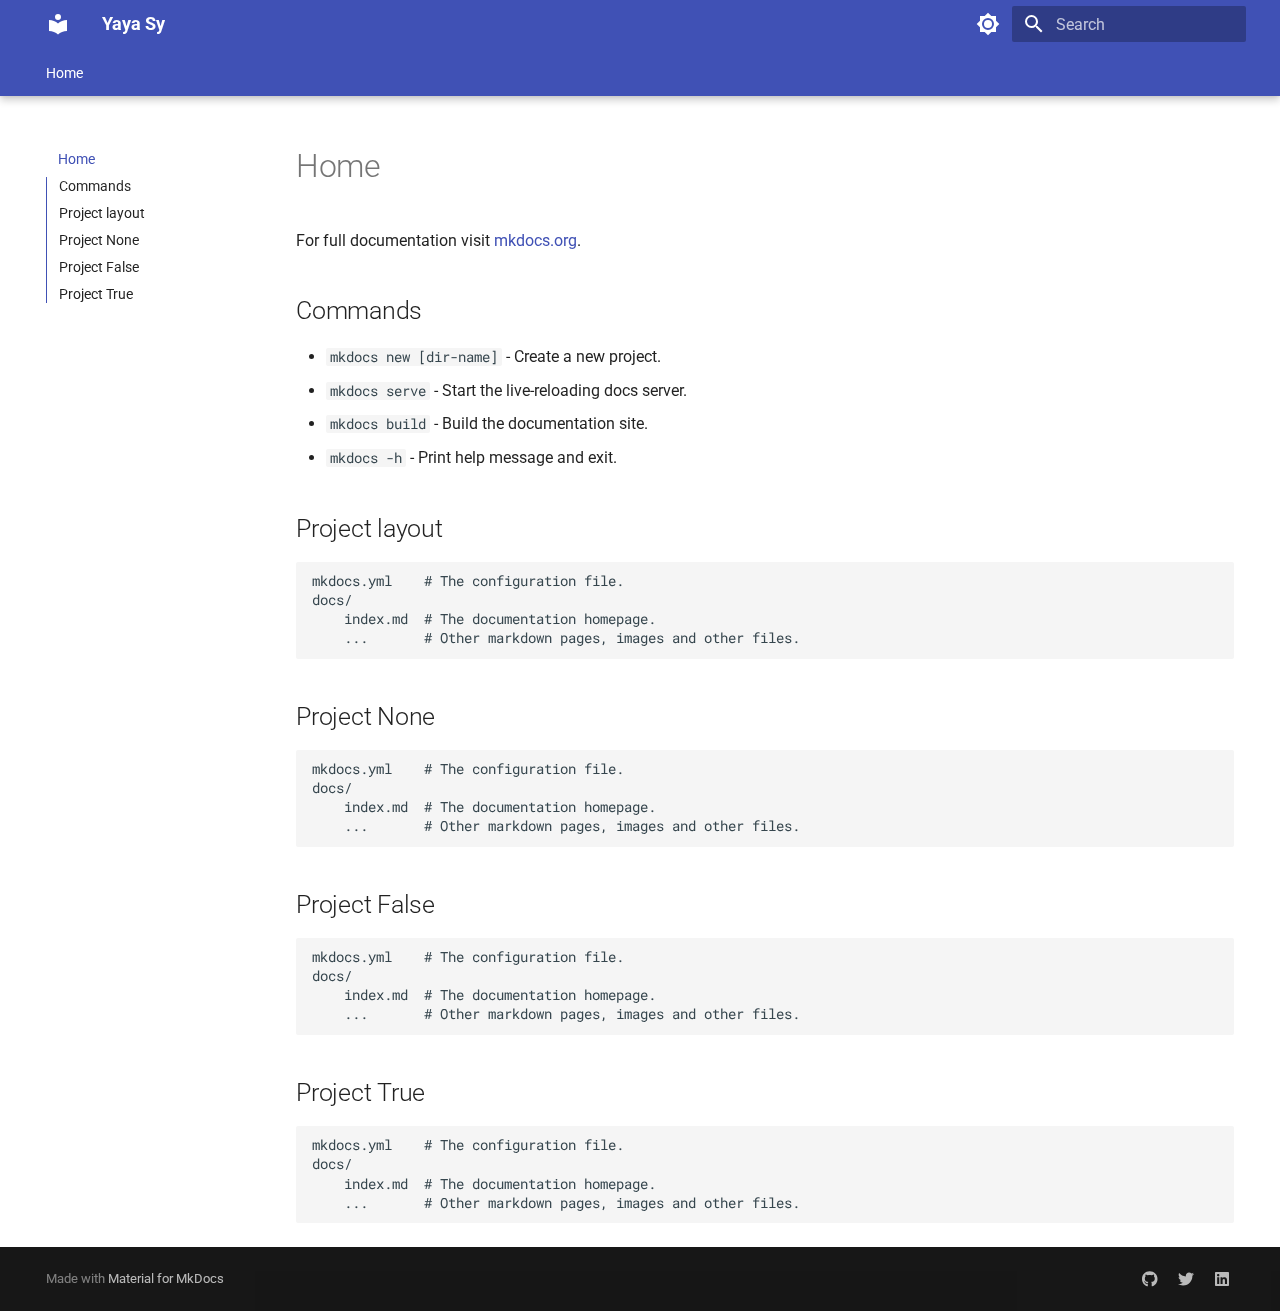
<file: index.html>
<!doctype html>
<html lang="en" class="no-js">
  <head>
    
      <meta charset="utf-8">
      <meta name="viewport" content="width=device-width,initial-scale=1">
      
      
      
      
      
      
      <link rel="icon" href="assets/images/favicon.png">
      <meta name="generator" content="mkdocs-1.5.3, mkdocs-material-9.5.3">
    
    
      
        <title>Yaya Sy</title>
      
    
    
      <link rel="stylesheet" href="assets/stylesheets/main.50c56a3b.min.css">
      
        
        <link rel="stylesheet" href="assets/stylesheets/palette.06af60db.min.css">
      
      


    
    
      
    
    
      
        
        
        <link rel="preconnect" href="https://fonts.gstatic.com" crossorigin>
        <link rel="stylesheet" href="https://fonts.googleapis.com/css?family=Roboto:300,300i,400,400i,700,700i%7CRoboto+Mono:400,400i,700,700i&display=fallback">
        <style>:root{--md-text-font:"Roboto";--md-code-font:"Roboto Mono"}</style>
      
    
    
    <script>__md_scope=new URL(".",location),__md_hash=e=>[...e].reduce((e,_)=>(e<<5)-e+_.charCodeAt(0),0),__md_get=(e,_=localStorage,t=__md_scope)=>JSON.parse(_.getItem(t.pathname+"."+e)),__md_set=(e,_,t=localStorage,a=__md_scope)=>{try{t.setItem(a.pathname+"."+e,JSON.stringify(_))}catch(e){}}</script>
    
      

    
    
    
  </head>
  
  
    
    
      
    
    
    
    
    <body dir="ltr" data-md-color-scheme="default" data-md-color-primary="indigo" data-md-color-accent="indigo">
  
    
    <input class="md-toggle" data-md-toggle="drawer" type="checkbox" id="__drawer" autocomplete="off">
    <input class="md-toggle" data-md-toggle="search" type="checkbox" id="__search" autocomplete="off">
    <label class="md-overlay" for="__drawer"></label>
    <div data-md-component="skip">
      
        
        <a href="#home" class="md-skip">
          Skip to content
        </a>
      
    </div>
    <div data-md-component="announce">
      
    </div>
    
    
      

  

<header class="md-header md-header--shadow md-header--lifted" data-md-component="header">
  <nav class="md-header__inner md-grid" aria-label="Header">
    <a href="." title="Yaya Sy" class="md-header__button md-logo" aria-label="Yaya Sy" data-md-component="logo">
      
  
  <svg xmlns="http://www.w3.org/2000/svg" viewBox="0 0 24 24"><path d="M12 8a3 3 0 0 0 3-3 3 3 0 0 0-3-3 3 3 0 0 0-3 3 3 3 0 0 0 3 3m0 3.54C9.64 9.35 6.5 8 3 8v11c3.5 0 6.64 1.35 9 3.54 2.36-2.19 5.5-3.54 9-3.54V8c-3.5 0-6.64 1.35-9 3.54Z"/></svg>

    </a>
    <label class="md-header__button md-icon" for="__drawer">
      
      <svg xmlns="http://www.w3.org/2000/svg" viewBox="0 0 24 24"><path d="M3 6h18v2H3V6m0 5h18v2H3v-2m0 5h18v2H3v-2Z"/></svg>
    </label>
    <div class="md-header__title" data-md-component="header-title">
      <div class="md-header__ellipsis">
        <div class="md-header__topic">
          <span class="md-ellipsis">
            Yaya Sy
          </span>
        </div>
        <div class="md-header__topic" data-md-component="header-topic">
          <span class="md-ellipsis">
            
              Home
            
          </span>
        </div>
      </div>
    </div>
    
      
        <form class="md-header__option" data-md-component="palette">
  
    
    
    
    <input class="md-option" data-md-color-media="" data-md-color-scheme="default" data-md-color-primary="indigo" data-md-color-accent="indigo"  aria-label="Switch to dark mode"  type="radio" name="__palette" id="__palette_0">
    
      <label class="md-header__button md-icon" title="Switch to dark mode" for="__palette_1" hidden>
        <svg xmlns="http://www.w3.org/2000/svg" viewBox="0 0 24 24"><path d="M12 8a4 4 0 0 0-4 4 4 4 0 0 0 4 4 4 4 0 0 0 4-4 4 4 0 0 0-4-4m0 10a6 6 0 0 1-6-6 6 6 0 0 1 6-6 6 6 0 0 1 6 6 6 6 0 0 1-6 6m8-9.31V4h-4.69L12 .69 8.69 4H4v4.69L.69 12 4 15.31V20h4.69L12 23.31 15.31 20H20v-4.69L23.31 12 20 8.69Z"/></svg>
      </label>
    
  
    
    
    
    <input class="md-option" data-md-color-media="" data-md-color-scheme="slate" data-md-color-primary="indigo" data-md-color-accent="indigo"  aria-label="Switch to light mode"  type="radio" name="__palette" id="__palette_1">
    
      <label class="md-header__button md-icon" title="Switch to light mode" for="__palette_2" hidden>
        <svg xmlns="http://www.w3.org/2000/svg" viewBox="0 0 24 24"><path d="M12 18c-.89 0-1.74-.2-2.5-.55C11.56 16.5 13 14.42 13 12c0-2.42-1.44-4.5-3.5-5.45C10.26 6.2 11.11 6 12 6a6 6 0 0 1 6 6 6 6 0 0 1-6 6m8-9.31V4h-4.69L12 .69 8.69 4H4v4.69L.69 12 4 15.31V20h4.69L12 23.31 15.31 20H20v-4.69L23.31 12 20 8.69Z"/></svg>
      </label>
    
  
    
    
    
    <input class="md-option" data-md-color-media="" data-md-color-scheme="default" data-md-color-primary="black" data-md-color-accent="indigo"  aria-hidden="true"  type="radio" name="__palette" id="__palette_2">
    
  
</form>
      
    
    
      <script>var media,input,key,value,palette=__md_get("__palette");if(palette&&palette.color){"(prefers-color-scheme)"===palette.color.media&&(media=matchMedia("(prefers-color-scheme: light)"),input=document.querySelector(media.matches?"[data-md-color-media='(prefers-color-scheme: light)']":"[data-md-color-media='(prefers-color-scheme: dark)']"),palette.color.media=input.getAttribute("data-md-color-media"),palette.color.scheme=input.getAttribute("data-md-color-scheme"),palette.color.primary=input.getAttribute("data-md-color-primary"),palette.color.accent=input.getAttribute("data-md-color-accent"));for([key,value]of Object.entries(palette.color))document.body.setAttribute("data-md-color-"+key,value)}</script>
    
    
    
      <label class="md-header__button md-icon" for="__search">
        
        <svg xmlns="http://www.w3.org/2000/svg" viewBox="0 0 24 24"><path d="M9.5 3A6.5 6.5 0 0 1 16 9.5c0 1.61-.59 3.09-1.56 4.23l.27.27h.79l5 5-1.5 1.5-5-5v-.79l-.27-.27A6.516 6.516 0 0 1 9.5 16 6.5 6.5 0 0 1 3 9.5 6.5 6.5 0 0 1 9.5 3m0 2C7 5 5 7 5 9.5S7 14 9.5 14 14 12 14 9.5 12 5 9.5 5Z"/></svg>
      </label>
      <div class="md-search" data-md-component="search" role="dialog">
  <label class="md-search__overlay" for="__search"></label>
  <div class="md-search__inner" role="search">
    <form class="md-search__form" name="search">
      <input type="text" class="md-search__input" name="query" aria-label="Search" placeholder="Search" autocapitalize="off" autocorrect="off" autocomplete="off" spellcheck="false" data-md-component="search-query" required>
      <label class="md-search__icon md-icon" for="__search">
        
        <svg xmlns="http://www.w3.org/2000/svg" viewBox="0 0 24 24"><path d="M9.5 3A6.5 6.5 0 0 1 16 9.5c0 1.61-.59 3.09-1.56 4.23l.27.27h.79l5 5-1.5 1.5-5-5v-.79l-.27-.27A6.516 6.516 0 0 1 9.5 16 6.5 6.5 0 0 1 3 9.5 6.5 6.5 0 0 1 9.5 3m0 2C7 5 5 7 5 9.5S7 14 9.5 14 14 12 14 9.5 12 5 9.5 5Z"/></svg>
        
        <svg xmlns="http://www.w3.org/2000/svg" viewBox="0 0 24 24"><path d="M20 11v2H8l5.5 5.5-1.42 1.42L4.16 12l7.92-7.92L13.5 5.5 8 11h12Z"/></svg>
      </label>
      <nav class="md-search__options" aria-label="Search">
        
          <a href="javascript:void(0)" class="md-search__icon md-icon" title="Share" aria-label="Share" data-clipboard data-clipboard-text="" data-md-component="search-share" tabindex="-1">
            
            <svg xmlns="http://www.w3.org/2000/svg" viewBox="0 0 24 24"><path d="M18 16.08c-.76 0-1.44.3-1.96.77L8.91 12.7c.05-.23.09-.46.09-.7 0-.24-.04-.47-.09-.7l7.05-4.11c.54.5 1.25.81 2.04.81a3 3 0 0 0 3-3 3 3 0 0 0-3-3 3 3 0 0 0-3 3c0 .24.04.47.09.7L8.04 9.81C7.5 9.31 6.79 9 6 9a3 3 0 0 0-3 3 3 3 0 0 0 3 3c.79 0 1.5-.31 2.04-.81l7.12 4.15c-.05.21-.08.43-.08.66 0 1.61 1.31 2.91 2.92 2.91 1.61 0 2.92-1.3 2.92-2.91A2.92 2.92 0 0 0 18 16.08Z"/></svg>
          </a>
        
        <button type="reset" class="md-search__icon md-icon" title="Clear" aria-label="Clear" tabindex="-1">
          
          <svg xmlns="http://www.w3.org/2000/svg" viewBox="0 0 24 24"><path d="M19 6.41 17.59 5 12 10.59 6.41 5 5 6.41 10.59 12 5 17.59 6.41 19 12 13.41 17.59 19 19 17.59 13.41 12 19 6.41Z"/></svg>
        </button>
      </nav>
      
        <div class="md-search__suggest" data-md-component="search-suggest"></div>
      
    </form>
    <div class="md-search__output">
      <div class="md-search__scrollwrap" data-md-scrollfix>
        <div class="md-search-result" data-md-component="search-result">
          <div class="md-search-result__meta">
            Initializing search
          </div>
          <ol class="md-search-result__list" role="presentation"></ol>
        </div>
      </div>
    </div>
  </div>
</div>
    
    
  </nav>
  
    
      
<nav class="md-tabs" aria-label="Tabs" data-md-component="tabs">
  <div class="md-grid">
    <ul class="md-tabs__list">
      
        
  
  
    
  
  
    <li class="md-tabs__item md-tabs__item--active">
      <a href="." class="md-tabs__link">
        
  
    
  
  Home

      </a>
    </li>
  

      
    </ul>
  </div>
</nav>
    
  
</header>
    
    <div class="md-container" data-md-component="container">
      
      
        
      
      <main class="md-main" data-md-component="main">
        <div class="md-main__inner md-grid">
          
            
              
              <div class="md-sidebar md-sidebar--primary" data-md-component="sidebar" data-md-type="navigation" >
                <div class="md-sidebar__scrollwrap">
                  <div class="md-sidebar__inner">
                    


  


  

<nav class="md-nav md-nav--primary md-nav--lifted md-nav--integrated" aria-label="Navigation" data-md-level="0">
  <label class="md-nav__title" for="__drawer">
    <a href="." title="Yaya Sy" class="md-nav__button md-logo" aria-label="Yaya Sy" data-md-component="logo">
      
  
  <svg xmlns="http://www.w3.org/2000/svg" viewBox="0 0 24 24"><path d="M12 8a3 3 0 0 0 3-3 3 3 0 0 0-3-3 3 3 0 0 0-3 3 3 3 0 0 0 3 3m0 3.54C9.64 9.35 6.5 8 3 8v11c3.5 0 6.64 1.35 9 3.54 2.36-2.19 5.5-3.54 9-3.54V8c-3.5 0-6.64 1.35-9 3.54Z"/></svg>

    </a>
    Yaya Sy
  </label>
  
  <ul class="md-nav__list" data-md-scrollfix>
    
      
      
  
  
    
  
  
  
    <li class="md-nav__item md-nav__item--active">
      
      <input class="md-nav__toggle md-toggle" type="checkbox" id="__toc">
      
      
        
      
      
        <label class="md-nav__link md-nav__link--active" for="__toc">
          
  
  <span class="md-ellipsis">
    Home
  </span>
  

          <span class="md-nav__icon md-icon"></span>
        </label>
      
      <a href="." class="md-nav__link md-nav__link--active">
        
  
  <span class="md-ellipsis">
    Home
  </span>
  

      </a>
      
        

<nav class="md-nav md-nav--secondary" aria-label="Table of contents">
  
  
  
    
  
  
    <label class="md-nav__title" for="__toc">
      <span class="md-nav__icon md-icon"></span>
      Table of contents
    </label>
    <ul class="md-nav__list" data-md-component="toc" data-md-scrollfix>
      
        <li class="md-nav__item">
  <a href="#commands" class="md-nav__link">
    <span class="md-ellipsis">
      Commands
    </span>
  </a>
  
</li>
      
        <li class="md-nav__item">
  <a href="#project-layout" class="md-nav__link">
    <span class="md-ellipsis">
      Project layout
    </span>
  </a>
  
</li>
      
        <li class="md-nav__item">
  <a href="#project-none" class="md-nav__link">
    <span class="md-ellipsis">
      Project None
    </span>
  </a>
  
</li>
      
        <li class="md-nav__item">
  <a href="#project-false" class="md-nav__link">
    <span class="md-ellipsis">
      Project False
    </span>
  </a>
  
</li>
      
        <li class="md-nav__item">
  <a href="#project-true" class="md-nav__link">
    <span class="md-ellipsis">
      Project True
    </span>
  </a>
  
</li>
      
    </ul>
  
</nav>
      
    </li>
  

    
  </ul>
</nav>
                  </div>
                </div>
              </div>
            
            
          
          
            <div class="md-content" data-md-component="content">
              <article class="md-content__inner md-typeset">
                
                  


<h1 id="home">Home</h1>
<p>For full documentation visit <a href="https://www.mkdocs.org">mkdocs.org</a>.</p>
<h2 id="commands">Commands</h2>
<ul>
<li><code>mkdocs new [dir-name]</code> - Create a new project.</li>
<li><code>mkdocs serve</code> - Start the live-reloading docs server.</li>
<li><code>mkdocs build</code> - Build the documentation site.</li>
<li><code>mkdocs -h</code> - Print help message and exit.</li>
</ul>
<h2 id="project-layout">Project layout</h2>
<pre><code>mkdocs.yml    # The configuration file.
docs/
    index.md  # The documentation homepage.
    ...       # Other markdown pages, images and other files.
</code></pre>
<h2 id="project-none">Project None</h2>
<pre><code>mkdocs.yml    # The configuration file.
docs/
    index.md  # The documentation homepage.
    ...       # Other markdown pages, images and other files.
</code></pre>
<h2 id="project-false">Project False</h2>
<pre><code>mkdocs.yml    # The configuration file.
docs/
    index.md  # The documentation homepage.
    ...       # Other markdown pages, images and other files.
</code></pre>
<h2 id="project-true">Project True</h2>
<pre><code>mkdocs.yml    # The configuration file.
docs/
    index.md  # The documentation homepage.
    ...       # Other markdown pages, images and other files.
</code></pre>












                
              </article>
            </div>
          
          
<script>var target=document.getElementById(location.hash.slice(1));target&&target.name&&(target.checked=target.name.startsWith("__tabbed_"))</script>
        </div>
        
          <button type="button" class="md-top md-icon" data-md-component="top" hidden>
  
  <svg xmlns="http://www.w3.org/2000/svg" viewBox="0 0 24 24"><path d="M13 20h-2V8l-5.5 5.5-1.42-1.42L12 4.16l7.92 7.92-1.42 1.42L13 8v12Z"/></svg>
  Back to top
</button>
        
      </main>
      
        <footer class="md-footer">
  
  <div class="md-footer-meta md-typeset">
    <div class="md-footer-meta__inner md-grid">
      <div class="md-copyright">
  
  
    Made with
    <a href="https://squidfunk.github.io/mkdocs-material/" target="_blank" rel="noopener">
      Material for MkDocs
    </a>
  
</div>
      
        <div class="md-social">
  
    
    
    
    
      
      
    
    <a href="https://github.com/yaya-sy" target="_blank" rel="noopener" title="github.com" class="md-social__link">
      <svg xmlns="http://www.w3.org/2000/svg" viewBox="0 0 496 512"><!--! Font Awesome Free 6.5.1 by @fontawesome - https://fontawesome.com License - https://fontawesome.com/license/free (Icons: CC BY 4.0, Fonts: SIL OFL 1.1, Code: MIT License) Copyright 2023 Fonticons, Inc.--><path d="M165.9 397.4c0 2-2.3 3.6-5.2 3.6-3.3.3-5.6-1.3-5.6-3.6 0-2 2.3-3.6 5.2-3.6 3-.3 5.6 1.3 5.6 3.6zm-31.1-4.5c-.7 2 1.3 4.3 4.3 4.9 2.6 1 5.6 0 6.2-2s-1.3-4.3-4.3-5.2c-2.6-.7-5.5.3-6.2 2.3zm44.2-1.7c-2.9.7-4.9 2.6-4.6 4.9.3 2 2.9 3.3 5.9 2.6 2.9-.7 4.9-2.6 4.6-4.6-.3-1.9-3-3.2-5.9-2.9zM244.8 8C106.1 8 0 113.3 0 252c0 110.9 69.8 205.8 169.5 239.2 12.8 2.3 17.3-5.6 17.3-12.1 0-6.2-.3-40.4-.3-61.4 0 0-70 15-84.7-29.8 0 0-11.4-29.1-27.8-36.6 0 0-22.9-15.7 1.6-15.4 0 0 24.9 2 38.6 25.8 21.9 38.6 58.6 27.5 72.9 20.9 2.3-16 8.8-27.1 16-33.7-55.9-6.2-112.3-14.3-112.3-110.5 0-27.5 7.6-41.3 23.6-58.9-2.6-6.5-11.1-33.3 2.6-67.9 20.9-6.5 69 27 69 27 20-5.6 41.5-8.5 62.8-8.5s42.8 2.9 62.8 8.5c0 0 48.1-33.6 69-27 13.7 34.7 5.2 61.4 2.6 67.9 16 17.7 25.8 31.5 25.8 58.9 0 96.5-58.9 104.2-114.8 110.5 9.2 7.9 17 22.9 17 46.4 0 33.7-.3 75.4-.3 83.6 0 6.5 4.6 14.4 17.3 12.1C428.2 457.8 496 362.9 496 252 496 113.3 383.5 8 244.8 8zM97.2 352.9c-1.3 1-1 3.3.7 5.2 1.6 1.6 3.9 2.3 5.2 1 1.3-1 1-3.3-.7-5.2-1.6-1.6-3.9-2.3-5.2-1zm-10.8-8.1c-.7 1.3.3 2.9 2.3 3.9 1.6 1 3.6.7 4.3-.7.7-1.3-.3-2.9-2.3-3.9-2-.6-3.6-.3-4.3.7zm32.4 35.6c-1.6 1.3-1 4.3 1.3 6.2 2.3 2.3 5.2 2.6 6.5 1 1.3-1.3.7-4.3-1.3-6.2-2.2-2.3-5.2-2.6-6.5-1zm-11.4-14.7c-1.6 1-1.6 3.6 0 5.9 1.6 2.3 4.3 3.3 5.6 2.3 1.6-1.3 1.6-3.9 0-6.2-1.4-2.3-4-3.3-5.6-2z"/></svg>
    </a>
  
    
    
    
    
      
      
    
    <a href="https://twitter.com/seygalare" target="_blank" rel="noopener" title="twitter.com" class="md-social__link">
      <svg xmlns="http://www.w3.org/2000/svg" viewBox="0 0 512 512"><!--! Font Awesome Free 6.5.1 by @fontawesome - https://fontawesome.com License - https://fontawesome.com/license/free (Icons: CC BY 4.0, Fonts: SIL OFL 1.1, Code: MIT License) Copyright 2023 Fonticons, Inc.--><path d="M459.37 151.716c.325 4.548.325 9.097.325 13.645 0 138.72-105.583 298.558-298.558 298.558-59.452 0-114.68-17.219-161.137-47.106 8.447.974 16.568 1.299 25.34 1.299 49.055 0 94.213-16.568 130.274-44.832-46.132-.975-84.792-31.188-98.112-72.772 6.498.974 12.995 1.624 19.818 1.624 9.421 0 18.843-1.3 27.614-3.573-48.081-9.747-84.143-51.98-84.143-102.985v-1.299c13.969 7.797 30.214 12.67 47.431 13.319-28.264-18.843-46.781-51.005-46.781-87.391 0-19.492 5.197-37.36 14.294-52.954 51.655 63.675 129.3 105.258 216.365 109.807-1.624-7.797-2.599-15.918-2.599-24.04 0-57.828 46.782-104.934 104.934-104.934 30.213 0 57.502 12.67 76.67 33.137 23.715-4.548 46.456-13.32 66.599-25.34-7.798 24.366-24.366 44.833-46.132 57.827 21.117-2.273 41.584-8.122 60.426-16.243-14.292 20.791-32.161 39.308-52.628 54.253z"/></svg>
    </a>
  
    
    
    
    
      
      
    
    <a href="https://linkedin.com/in/yaya-sy-a8473023a/" target="_blank" rel="noopener" title="linkedin.com" class="md-social__link">
      <svg xmlns="http://www.w3.org/2000/svg" viewBox="0 0 448 512"><!--! Font Awesome Free 6.5.1 by @fontawesome - https://fontawesome.com License - https://fontawesome.com/license/free (Icons: CC BY 4.0, Fonts: SIL OFL 1.1, Code: MIT License) Copyright 2023 Fonticons, Inc.--><path d="M416 32H31.9C14.3 32 0 46.5 0 64.3v383.4C0 465.5 14.3 480 31.9 480H416c17.6 0 32-14.5 32-32.3V64.3c0-17.8-14.4-32.3-32-32.3zM135.4 416H69V202.2h66.5V416zm-33.2-243c-21.3 0-38.5-17.3-38.5-38.5S80.9 96 102.2 96c21.2 0 38.5 17.3 38.5 38.5 0 21.3-17.2 38.5-38.5 38.5zm282.1 243h-66.4V312c0-24.8-.5-56.7-34.5-56.7-34.6 0-39.9 27-39.9 54.9V416h-66.4V202.2h63.7v29.2h.9c8.9-16.8 30.6-34.5 62.9-34.5 67.2 0 79.7 44.3 79.7 101.9V416z"/></svg>
    </a>
  
</div>
      
    </div>
  </div>
</footer>
      
    </div>
    <div class="md-dialog" data-md-component="dialog">
      <div class="md-dialog__inner md-typeset"></div>
    </div>
    
    
    <script id="__config" type="application/json">{"base": ".", "features": ["navigation.tracking", "navigation.tabs", "navigation.tabs.sticky", "navigation.sections", "navigation.expand", "navigation.indexes", "navigation.top", "toc.integrate", "header.autohide", "search.suggest", "search.highlight", "search.share", "content.code.annotate"], "search": "assets/javascripts/workers/search.f886a092.min.js", "translations": {"clipboard.copied": "Copied to clipboard", "clipboard.copy": "Copy to clipboard", "search.result.more.one": "1 more on this page", "search.result.more.other": "# more on this page", "search.result.none": "No matching documents", "search.result.one": "1 matching document", "search.result.other": "# matching documents", "search.result.placeholder": "Type to start searching", "search.result.term.missing": "Missing", "select.version": "Select version"}}</script>
    
    
      <script src="assets/javascripts/bundle.d7c377c4.min.js"></script>
      
    
  </body>
</html>
</file>
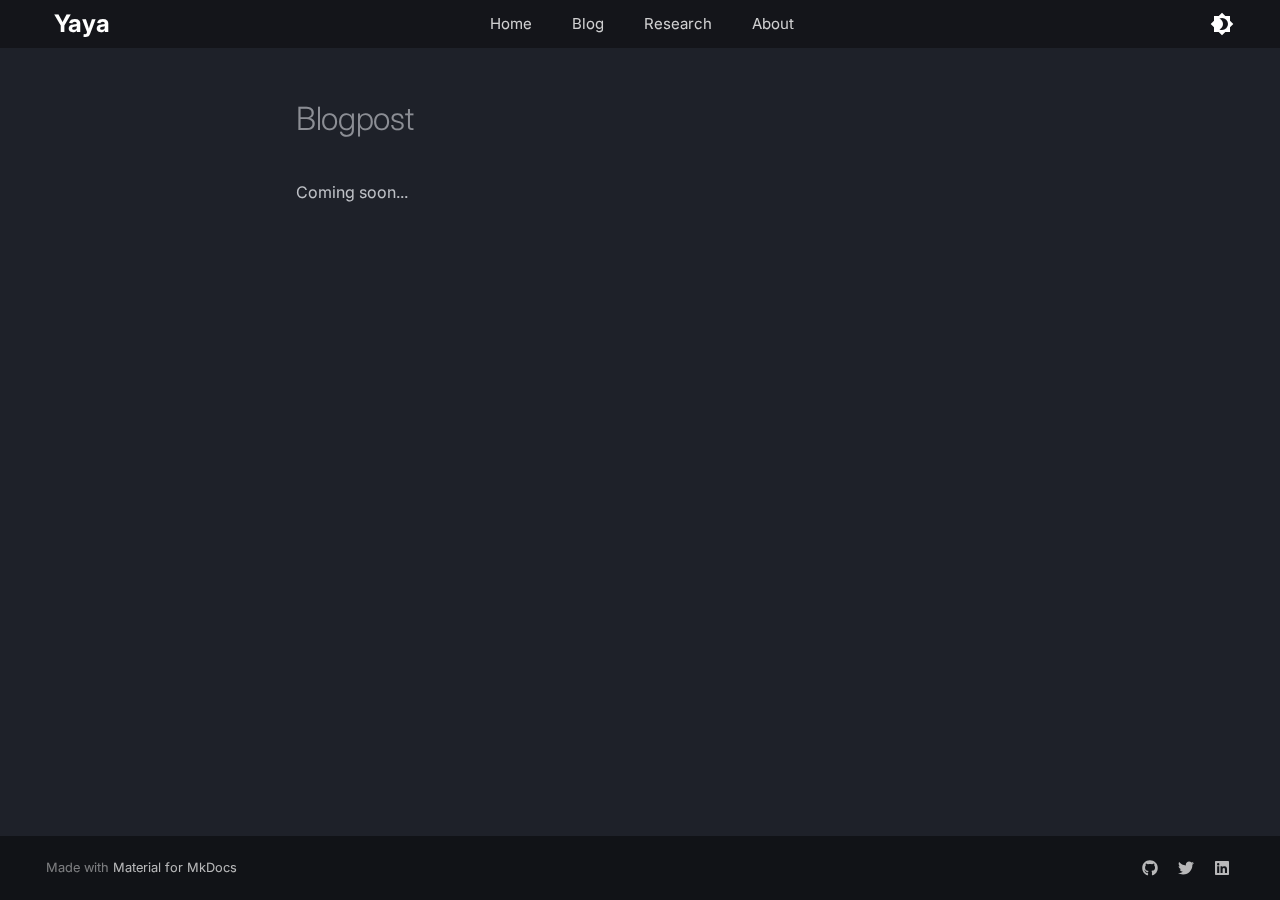
<file: blogpost/index.html>
<!doctype html>
<html lang="en" class="no-js">
  <head>
    
      <meta charset="utf-8">
      <meta name="viewport" content="width=device-width,initial-scale=1">
      
        <meta name="description" content="Yaya's Website">
      
      
      
        <link rel="canonical" href="https://yourdomain.com/blogpost/">
      
      
      
      
        
      
      
      <link rel="icon" href="../assets/images/favicon.png">
      <meta name="generator" content="mkdocs-1.6.1, mkdocs-material-9.7.0">
    
    
      
        <title>Blogpost - Yaya</title>
      
    
    
      <link rel="stylesheet" href="../assets/stylesheets/main.618322db.min.css">
      
        
        <link rel="stylesheet" href="../assets/stylesheets/palette.ab4e12ef.min.css">
      
      


    
    
      
    
    
      
        
        
        <link rel="preconnect" href="https://fonts.gstatic.com" crossorigin>
        <link rel="stylesheet" href="https://fonts.googleapis.com/css?family=Inter:300,300i,400,400i,700,700i%7CRoboto+Mono:400,400i,700,700i&display=fallback">
        <style>:root{--md-text-font:"Inter";--md-code-font:"Roboto Mono"}</style>
      
    
    
      <link rel="stylesheet" href="../stylesheets/extra.css">
    
    <script>__md_scope=new URL("..",location),__md_hash=e=>[...e].reduce(((e,_)=>(e<<5)-e+_.charCodeAt(0)),0),__md_get=(e,_=localStorage,t=__md_scope)=>JSON.parse(_.getItem(t.pathname+"."+e)),__md_set=(e,_,t=localStorage,a=__md_scope)=>{try{t.setItem(a.pathname+"."+e,JSON.stringify(_))}catch(e){}}</script>
    
      

    
    
  </head>
  
  
    
    
      
    
    
    
    
    <body dir="ltr" data-md-color-scheme="slate" data-md-color-primary="black" data-md-color-accent="white">
  
    
    <input class="md-toggle" data-md-toggle="drawer" type="checkbox" id="__drawer" autocomplete="off">
    <input class="md-toggle" data-md-toggle="search" type="checkbox" id="__search" autocomplete="off">
    <label class="md-overlay" for="__drawer"></label>
    <div data-md-component="skip">
      
        
        <a href="#blogpost" class="md-skip">
          Skip to content
        </a>
      
    </div>
    <div data-md-component="announce">
      
    </div>
    
    
      

  

<header class="md-header md-header--shadow md-header--lifted" data-md-component="header">
  <nav class="md-header__inner md-grid" aria-label="Header">
    <a href=".." title="Yaya" class="md-header__button md-logo" aria-label="Yaya" data-md-component="logo">
      
  
  <svg xmlns="http://www.w3.org/2000/svg" viewBox="0 0 24 24"><path d="M12 8a3 3 0 0 0 3-3 3 3 0 0 0-3-3 3 3 0 0 0-3 3 3 3 0 0 0 3 3m0 3.54C9.64 9.35 6.5 8 3 8v11c3.5 0 6.64 1.35 9 3.54 2.36-2.19 5.5-3.54 9-3.54V8c-3.5 0-6.64 1.35-9 3.54"/></svg>

    </a>
    <label class="md-header__button md-icon" for="__drawer">
      
      <svg xmlns="http://www.w3.org/2000/svg" viewBox="0 0 24 24"><path d="M3 6h18v2H3zm0 5h18v2H3zm0 5h18v2H3z"/></svg>
    </label>
    <div class="md-header__title" data-md-component="header-title">
      <div class="md-header__ellipsis">
        <div class="md-header__topic">
          <span class="md-ellipsis">
            Yaya
          </span>
        </div>
        <div class="md-header__topic" data-md-component="header-topic">
          <span class="md-ellipsis">
            
              Blogpost
            
          </span>
        </div>
      </div>
    </div>
    
      
        <form class="md-header__option" data-md-component="palette">
  
    
    
    
    <input class="md-option" data-md-color-media="" data-md-color-scheme="slate" data-md-color-primary="black" data-md-color-accent="white"  aria-label="Switch to light mode"  type="radio" name="__palette" id="__palette_0">
    
      <label class="md-header__button md-icon" title="Switch to light mode" for="__palette_1" hidden>
        <svg xmlns="http://www.w3.org/2000/svg" viewBox="0 0 24 24"><path d="M12 18c-.89 0-1.74-.2-2.5-.55C11.56 16.5 13 14.42 13 12s-1.44-4.5-3.5-5.45C10.26 6.2 11.11 6 12 6a6 6 0 0 1 6 6 6 6 0 0 1-6 6m8-9.31V4h-4.69L12 .69 8.69 4H4v4.69L.69 12 4 15.31V20h4.69L12 23.31 15.31 20H20v-4.69L23.31 12z"/></svg>
      </label>
    
  
    
    
    
    <input class="md-option" data-md-color-media="" data-md-color-scheme="default" data-md-color-primary="black" data-md-color-accent="black"  aria-label="Switch to dark mode"  type="radio" name="__palette" id="__palette_1">
    
      <label class="md-header__button md-icon" title="Switch to dark mode" for="__palette_0" hidden>
        <svg xmlns="http://www.w3.org/2000/svg" viewBox="0 0 24 24"><path d="M12 8a4 4 0 0 0-4 4 4 4 0 0 0 4 4 4 4 0 0 0 4-4 4 4 0 0 0-4-4m0 10a6 6 0 0 1-6-6 6 6 0 0 1 6-6 6 6 0 0 1 6 6 6 6 0 0 1-6 6m8-9.31V4h-4.69L12 .69 8.69 4H4v4.69L.69 12 4 15.31V20h4.69L12 23.31 15.31 20H20v-4.69L23.31 12z"/></svg>
      </label>
    
  
</form>
      
    
    
      <script>var palette=__md_get("__palette");if(palette&&palette.color){if("(prefers-color-scheme)"===palette.color.media){var media=matchMedia("(prefers-color-scheme: light)"),input=document.querySelector(media.matches?"[data-md-color-media='(prefers-color-scheme: light)']":"[data-md-color-media='(prefers-color-scheme: dark)']");palette.color.media=input.getAttribute("data-md-color-media"),palette.color.scheme=input.getAttribute("data-md-color-scheme"),palette.color.primary=input.getAttribute("data-md-color-primary"),palette.color.accent=input.getAttribute("data-md-color-accent")}for(var[key,value]of Object.entries(palette.color))document.body.setAttribute("data-md-color-"+key,value)}</script>
    
    
    
    
  </nav>
  
    
      
<nav class="md-tabs" aria-label="Tabs" data-md-component="tabs">
  <div class="md-grid">
    <ul class="md-tabs__list">
      
        
  
  
  
  
    <li class="md-tabs__item">
      <a href=".." class="md-tabs__link">
        
  
  
    
  
  Home

      </a>
    </li>
  

      
        
  
  
  
  
    
    
      <li class="md-tabs__item">
        <a href="../blog/posts/hello-world/" class="md-tabs__link">
          
  
  
  Blog

        </a>
      </li>
    
  

      
        
  
  
  
  
    <li class="md-tabs__item">
      <a href="../research/" class="md-tabs__link">
        
  
  
    
  
  Research

      </a>
    </li>
  

      
        
  
  
  
  
    <li class="md-tabs__item">
      <a href="../about/" class="md-tabs__link">
        
  
  
    
  
  About

      </a>
    </li>
  

      
    </ul>
  </div>
</nav>
    
  
</header>
    
    <div class="md-container" data-md-component="container">
      
      
        
      
      <main class="md-main" data-md-component="main">
        <div class="md-main__inner md-grid">
          
            
              
              <div class="md-sidebar md-sidebar--primary" data-md-component="sidebar" data-md-type="navigation" >
                <div class="md-sidebar__scrollwrap">
                  <div class="md-sidebar__inner">
                    


  


<nav class="md-nav md-nav--primary md-nav--lifted" aria-label="Navigation" data-md-level="0">
  <label class="md-nav__title" for="__drawer">
    <a href=".." title="Yaya" class="md-nav__button md-logo" aria-label="Yaya" data-md-component="logo">
      
  
  <svg xmlns="http://www.w3.org/2000/svg" viewBox="0 0 24 24"><path d="M12 8a3 3 0 0 0 3-3 3 3 0 0 0-3-3 3 3 0 0 0-3 3 3 3 0 0 0 3 3m0 3.54C9.64 9.35 6.5 8 3 8v11c3.5 0 6.64 1.35 9 3.54 2.36-2.19 5.5-3.54 9-3.54V8c-3.5 0-6.64 1.35-9 3.54"/></svg>

    </a>
    Yaya
  </label>
  
  <ul class="md-nav__list" data-md-scrollfix>
    
      
      
  
  
  
  
    <li class="md-nav__item">
      <a href=".." class="md-nav__link">
        
  
  
  <span class="md-ellipsis">
    
  
    Home
  

    
  </span>
  
  

      </a>
    </li>
  

    
      
      
  
  
  
  
    
    
    
    
      
      
    
    
    <li class="md-nav__item md-nav__item--nested">
      
        
        
        <input class="md-nav__toggle md-toggle " type="checkbox" id="__nav_2" >
        
          
          <label class="md-nav__link" for="__nav_2" id="__nav_2_label" tabindex="0">
            
  
  
  <span class="md-ellipsis">
    
  
    Blog
  

    
  </span>
  
  

            <span class="md-nav__icon md-icon"></span>
          </label>
        
        <nav class="md-nav" data-md-level="1" aria-labelledby="__nav_2_label" aria-expanded="false">
          <label class="md-nav__title" for="__nav_2">
            <span class="md-nav__icon md-icon"></span>
            
  
    Blog
  

          </label>
          <ul class="md-nav__list" data-md-scrollfix>
            
              
                
  
  
  
  
    <li class="md-nav__item">
      <a href="../blog/posts/hello-world/" class="md-nav__link">
        
  
  
  <span class="md-ellipsis">
    
  
    Hello World
  

    
  </span>
  
  

      </a>
    </li>
  

              
            
              
                
  
  
  
  
    <li class="md-nav__item">
      <a href="../blog/posts/finding-your-way/" class="md-nav__link">
        
  
  
  <span class="md-ellipsis">
    
  
    Finding your way
  

    
  </span>
  
  

      </a>
    </li>
  

              
            
          </ul>
        </nav>
      
    </li>
  

    
      
      
  
  
  
  
    <li class="md-nav__item">
      <a href="../research/" class="md-nav__link">
        
  
  
  <span class="md-ellipsis">
    
  
    Research
  

    
  </span>
  
  

      </a>
    </li>
  

    
      
      
  
  
  
  
    <li class="md-nav__item">
      <a href="../about/" class="md-nav__link">
        
  
  
  <span class="md-ellipsis">
    
  
    About
  

    
  </span>
  
  

      </a>
    </li>
  

    
  </ul>
</nav>
                  </div>
                </div>
              </div>
            
            
              
              <div class="md-sidebar md-sidebar--secondary" data-md-component="sidebar" data-md-type="toc" >
                <div class="md-sidebar__scrollwrap">
                  <div class="md-sidebar__inner">
                    

<nav class="md-nav md-nav--secondary" aria-label="Table of contents">
  
  
  
    
  
  
</nav>
                  </div>
                </div>
              </div>
            
          
          
            <div class="md-content" data-md-component="content">
              
              <article class="md-content__inner md-typeset">
                
                  



<h1 id="blogpost">Blogpost</h1>
<p>Coming soon...</p>












                
              </article>
            </div>
          
          
<script>var target=document.getElementById(location.hash.slice(1));target&&target.name&&(target.checked=target.name.startsWith("__tabbed_"))</script>
        </div>
        
          <button type="button" class="md-top md-icon" data-md-component="top" hidden>
  
  <svg xmlns="http://www.w3.org/2000/svg" viewBox="0 0 24 24"><path d="M13 20h-2V8l-5.5 5.5-1.42-1.42L12 4.16l7.92 7.92-1.42 1.42L13 8z"/></svg>
  Back to top
</button>
        
      </main>
      
        <footer class="md-footer">
  
  <div class="md-footer-meta md-typeset">
    <div class="md-footer-meta__inner md-grid">
      <div class="md-copyright">
  
  
    Made with
    <a href="https://squidfunk.github.io/mkdocs-material/" target="_blank" rel="noopener">
      Material for MkDocs
    </a>
  
</div>
      
        
<div class="md-social">
  
    
    
    
    
    <a href="https://github.com/yaya-sy" target="_blank" rel="noopener" title="Soynade on GitHub" class="md-social__link">
      <svg xmlns="http://www.w3.org/2000/svg" viewBox="0 0 512 512"><!--! Font Awesome Free 7.1.0 by @fontawesome - https://fontawesome.com License - https://fontawesome.com/license/free (Icons: CC BY 4.0, Fonts: SIL OFL 1.1, Code: MIT License) Copyright 2025 Fonticons, Inc.--><path d="M173.9 397.4c0 2-2.3 3.6-5.2 3.6-3.3.3-5.6-1.3-5.6-3.6 0-2 2.3-3.6 5.2-3.6 3-.3 5.6 1.3 5.6 3.6m-31.1-4.5c-.7 2 1.3 4.3 4.3 4.9 2.6 1 5.6 0 6.2-2s-1.3-4.3-4.3-5.2c-2.6-.7-5.5.3-6.2 2.3m44.2-1.7c-2.9.7-4.9 2.6-4.6 4.9.3 2 2.9 3.3 5.9 2.6 2.9-.7 4.9-2.6 4.6-4.6-.3-1.9-3-3.2-5.9-2.9M252.8 8C114.1 8 8 113.3 8 252c0 110.9 69.8 205.8 169.5 239.2 12.8 2.3 17.3-5.6 17.3-12.1 0-6.2-.3-40.4-.3-61.4 0 0-70 15-84.7-29.8 0 0-11.4-29.1-27.8-36.6 0 0-22.9-15.7 1.6-15.4 0 0 24.9 2 38.6 25.8 21.9 38.6 58.6 27.5 72.9 20.9 2.3-16 8.8-27.1 16-33.7-55.9-6.2-112.3-14.3-112.3-110.5 0-27.5 7.6-41.3 23.6-58.9-2.6-6.5-11.1-33.3 2.6-67.9 20.9-6.5 69 27 69 27 20-5.6 41.5-8.5 62.8-8.5s42.8 2.9 62.8 8.5c0 0 48.1-33.6 69-27 13.7 34.7 5.2 61.4 2.6 67.9 16 17.7 25.8 31.5 25.8 58.9 0 96.5-58.9 104.2-114.8 110.5 9.2 7.9 17 22.9 17 46.4 0 33.7-.3 75.4-.3 83.6 0 6.5 4.6 14.4 17.3 12.1C436.2 457.8 504 362.9 504 252 504 113.3 391.5 8 252.8 8M105.2 352.9c-1.3 1-1 3.3.7 5.2 1.6 1.6 3.9 2.3 5.2 1 1.3-1 1-3.3-.7-5.2-1.6-1.6-3.9-2.3-5.2-1m-10.8-8.1c-.7 1.3.3 2.9 2.3 3.9 1.6 1 3.6.7 4.3-.7.7-1.3-.3-2.9-2.3-3.9-2-.6-3.6-.3-4.3.7m32.4 35.6c-1.6 1.3-1 4.3 1.3 6.2 2.3 2.3 5.2 2.6 6.5 1 1.3-1.3.7-4.3-1.3-6.2-2.2-2.3-5.2-2.6-6.5-1m-11.4-14.7c-1.6 1-1.6 3.6 0 5.9s4.3 3.3 5.6 2.3c1.6-1.3 1.6-3.9 0-6.2-1.4-2.3-4-3.3-5.6-2"/></svg>
    </a>
  
    
    
    
    
    <a href="https://twitter.com/seygalare" target="_blank" rel="noopener" title="Follow us on Twitter" class="md-social__link">
      <svg xmlns="http://www.w3.org/2000/svg" viewBox="0 0 512 512"><!--! Font Awesome Free 7.1.0 by @fontawesome - https://fontawesome.com License - https://fontawesome.com/license/free (Icons: CC BY 4.0, Fonts: SIL OFL 1.1, Code: MIT License) Copyright 2025 Fonticons, Inc.--><path d="M459.4 151.7c.3 4.5.3 9.1.3 13.6 0 138.7-105.6 298.6-298.6 298.6-59.5 0-114.7-17.2-161.1-47.1 8.4 1 16.6 1.3 25.3 1.3 49.1 0 94.2-16.6 130.3-44.8-46.1-1-84.8-31.2-98.1-72.8 6.5 1 13 1.6 19.8 1.6 9.4 0 18.8-1.3 27.6-3.6-48.1-9.7-84.1-52-84.1-103v-1.3c14 7.8 30.2 12.7 47.4 13.3-28.3-18.8-46.8-51-46.8-87.4 0-19.5 5.2-37.4 14.3-53C87.4 130.8 165 172.4 252.1 176.9c-1.6-7.8-2.6-15.9-2.6-24C249.5 95.1 296.3 48 354.4 48c30.2 0 57.5 12.7 76.7 33.1 23.7-4.5 46.5-13.3 66.6-25.3-7.8 24.4-24.4 44.8-46.1 57.8 21.1-2.3 41.6-8.1 60.4-16.2-14.3 20.8-32.2 39.3-52.6 54.3"/></svg>
    </a>
  
    
    
    
    
    <a href="https://linkedin.com/in/yaya-sy-a8473023a/" target="_blank" rel="noopener" title="Connect on LinkedIn" class="md-social__link">
      <svg xmlns="http://www.w3.org/2000/svg" viewBox="0 0 448 512"><!--! Font Awesome Free 7.1.0 by @fontawesome - https://fontawesome.com License - https://fontawesome.com/license/free (Icons: CC BY 4.0, Fonts: SIL OFL 1.1, Code: MIT License) Copyright 2025 Fonticons, Inc.--><path d="M416 32H31.9C14.3 32 0 46.5 0 64.3v383.4C0 465.5 14.3 480 31.9 480H416c17.6 0 32-14.5 32-32.3V64.3c0-17.8-14.4-32.3-32-32.3M135.4 416H69V202.2h66.5V416zM102.2 96a38.5 38.5 0 1 1 0 77 38.5 38.5 0 1 1 0-77m282.1 320h-66.4V312c0-24.8-.5-56.7-34.5-56.7-34.6 0-39.9 27-39.9 54.9V416h-66.4V202.2h63.7v29.2h.9c8.9-16.8 30.6-34.5 62.9-34.5 67.2 0 79.7 44.3 79.7 101.9z"/></svg>
    </a>
  
</div>
      
    </div>
  </div>
</footer>
      
    </div>
    <div class="md-dialog" data-md-component="dialog">
      <div class="md-dialog__inner md-typeset"></div>
    </div>
    
    
    
      
      
      <script id="__config" type="application/json">{"annotate": null, "base": "..", "features": ["navigation.instant", "navigation.tracking", "navigation.tabs", "navigation.tabs.sticky", "navigation.top"], "search": "../assets/javascripts/workers/search.7a47a382.min.js", "tags": null, "translations": {"clipboard.copied": "Copied to clipboard", "clipboard.copy": "Copy to clipboard", "search.result.more.one": "1 more on this page", "search.result.more.other": "# more on this page", "search.result.none": "No matching documents", "search.result.one": "1 matching document", "search.result.other": "# matching documents", "search.result.placeholder": "Type to start searching", "search.result.term.missing": "Missing", "select.version": "Select version"}, "version": null}</script>
    
    
      <script src="../assets/javascripts/bundle.e71a0d61.min.js"></script>
      
    
  </body>
</html>
</file>
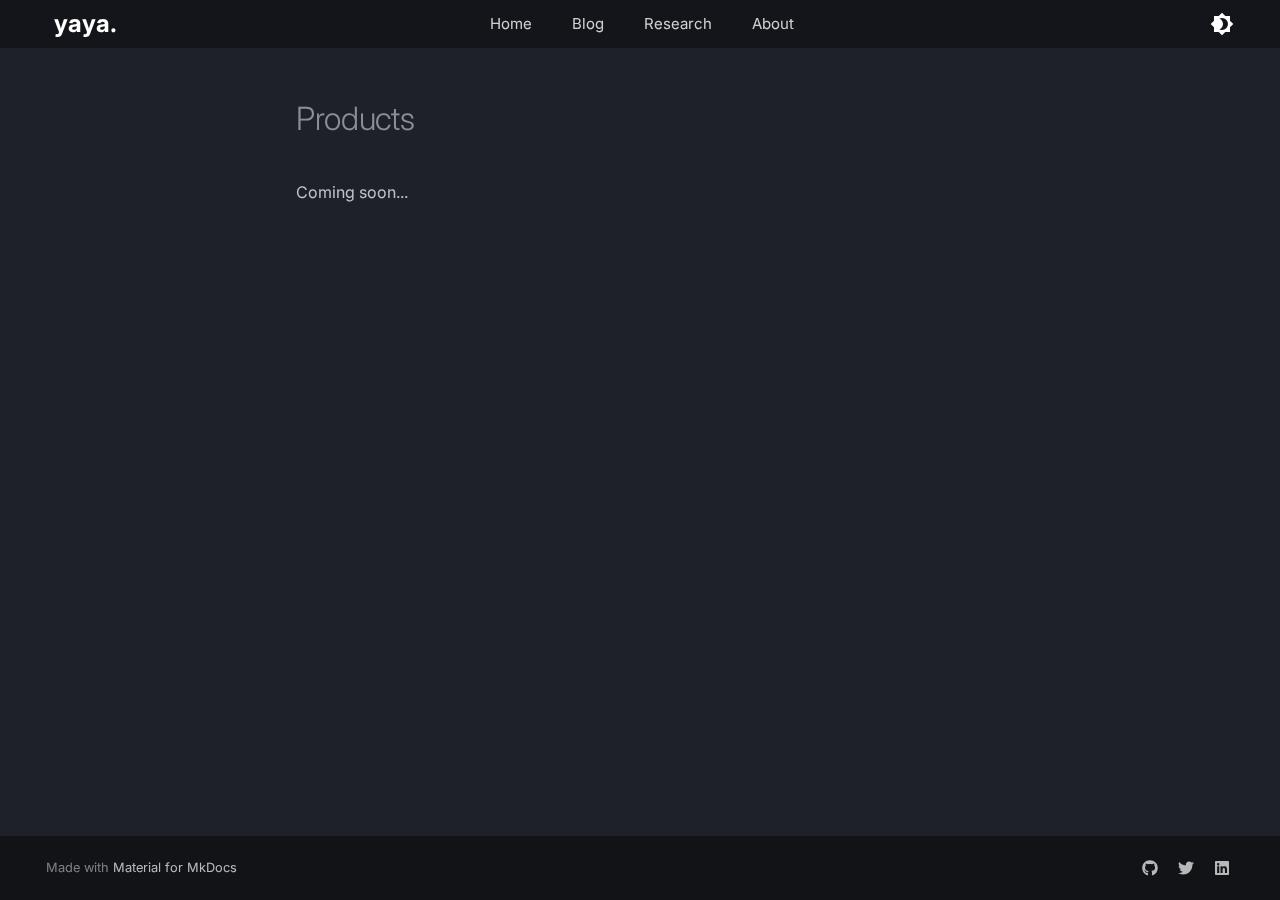
<file: products/index.html>
<!doctype html>
<html lang="en" class="no-js">
  <head>
    
      <meta charset="utf-8">
      <meta name="viewport" content="width=device-width,initial-scale=1">
      
        <meta name="description" content="Yaya's Website">
      
      
      
        <link rel="canonical" href="https://yourdomain.com/products/">
      
      
      
      
        
      
      
      <link rel="icon" href="../assets/images/favicon.png">
      <meta name="generator" content="mkdocs-1.6.1, mkdocs-material-9.7.0">
    
    
      
        <title>Products - yaya.</title>
      
    
    
      <link rel="stylesheet" href="../assets/stylesheets/main.618322db.min.css">
      
        
        <link rel="stylesheet" href="../assets/stylesheets/palette.ab4e12ef.min.css">
      
      


    
    
      
    
    
      
        
        
        <link rel="preconnect" href="https://fonts.gstatic.com" crossorigin>
        <link rel="stylesheet" href="https://fonts.googleapis.com/css?family=Inter:300,300i,400,400i,700,700i%7CRoboto+Mono:400,400i,700,700i&display=fallback">
        <style>:root{--md-text-font:"Inter";--md-code-font:"Roboto Mono"}</style>
      
    
    
      <link rel="stylesheet" href="../stylesheets/extra.css">
    
    <script>__md_scope=new URL("..",location),__md_hash=e=>[...e].reduce(((e,_)=>(e<<5)-e+_.charCodeAt(0)),0),__md_get=(e,_=localStorage,t=__md_scope)=>JSON.parse(_.getItem(t.pathname+"."+e)),__md_set=(e,_,t=localStorage,a=__md_scope)=>{try{t.setItem(a.pathname+"."+e,JSON.stringify(_))}catch(e){}}</script>
    
      

    
    
  </head>
  
  
    
    
      
    
    
    
    
    <body dir="ltr" data-md-color-scheme="slate" data-md-color-primary="black" data-md-color-accent="white">
  
    
    <input class="md-toggle" data-md-toggle="drawer" type="checkbox" id="__drawer" autocomplete="off">
    <input class="md-toggle" data-md-toggle="search" type="checkbox" id="__search" autocomplete="off">
    <label class="md-overlay" for="__drawer"></label>
    <div data-md-component="skip">
      
        
        <a href="#products" class="md-skip">
          Skip to content
        </a>
      
    </div>
    <div data-md-component="announce">
      
    </div>
    
    
      

  

<header class="md-header md-header--shadow md-header--lifted" data-md-component="header">
  <nav class="md-header__inner md-grid" aria-label="Header">
    <a href=".." title="yaya." class="md-header__button md-logo" aria-label="yaya." data-md-component="logo">
      
  
  <svg xmlns="http://www.w3.org/2000/svg" viewBox="0 0 24 24"><path d="M12 8a3 3 0 0 0 3-3 3 3 0 0 0-3-3 3 3 0 0 0-3 3 3 3 0 0 0 3 3m0 3.54C9.64 9.35 6.5 8 3 8v11c3.5 0 6.64 1.35 9 3.54 2.36-2.19 5.5-3.54 9-3.54V8c-3.5 0-6.64 1.35-9 3.54"/></svg>

    </a>
    <label class="md-header__button md-icon" for="__drawer">
      
      <svg xmlns="http://www.w3.org/2000/svg" viewBox="0 0 24 24"><path d="M3 6h18v2H3zm0 5h18v2H3zm0 5h18v2H3z"/></svg>
    </label>
    <div class="md-header__title" data-md-component="header-title">
      <div class="md-header__ellipsis">
        <div class="md-header__topic">
          <span class="md-ellipsis">
            yaya.
          </span>
        </div>
        <div class="md-header__topic" data-md-component="header-topic">
          <span class="md-ellipsis">
            
              Products
            
          </span>
        </div>
      </div>
    </div>
    
      
        <form class="md-header__option" data-md-component="palette">
  
    
    
    
    <input class="md-option" data-md-color-media="" data-md-color-scheme="slate" data-md-color-primary="black" data-md-color-accent="white"  aria-label="Switch to light mode"  type="radio" name="__palette" id="__palette_0">
    
      <label class="md-header__button md-icon" title="Switch to light mode" for="__palette_1" hidden>
        <svg xmlns="http://www.w3.org/2000/svg" viewBox="0 0 24 24"><path d="M12 18c-.89 0-1.74-.2-2.5-.55C11.56 16.5 13 14.42 13 12s-1.44-4.5-3.5-5.45C10.26 6.2 11.11 6 12 6a6 6 0 0 1 6 6 6 6 0 0 1-6 6m8-9.31V4h-4.69L12 .69 8.69 4H4v4.69L.69 12 4 15.31V20h4.69L12 23.31 15.31 20H20v-4.69L23.31 12z"/></svg>
      </label>
    
  
    
    
    
    <input class="md-option" data-md-color-media="" data-md-color-scheme="default" data-md-color-primary="black" data-md-color-accent="black"  aria-label="Switch to dark mode"  type="radio" name="__palette" id="__palette_1">
    
      <label class="md-header__button md-icon" title="Switch to dark mode" for="__palette_0" hidden>
        <svg xmlns="http://www.w3.org/2000/svg" viewBox="0 0 24 24"><path d="M12 8a4 4 0 0 0-4 4 4 4 0 0 0 4 4 4 4 0 0 0 4-4 4 4 0 0 0-4-4m0 10a6 6 0 0 1-6-6 6 6 0 0 1 6-6 6 6 0 0 1 6 6 6 6 0 0 1-6 6m8-9.31V4h-4.69L12 .69 8.69 4H4v4.69L.69 12 4 15.31V20h4.69L12 23.31 15.31 20H20v-4.69L23.31 12z"/></svg>
      </label>
    
  
</form>
      
    
    
      <script>var palette=__md_get("__palette");if(palette&&palette.color){if("(prefers-color-scheme)"===palette.color.media){var media=matchMedia("(prefers-color-scheme: light)"),input=document.querySelector(media.matches?"[data-md-color-media='(prefers-color-scheme: light)']":"[data-md-color-media='(prefers-color-scheme: dark)']");palette.color.media=input.getAttribute("data-md-color-media"),palette.color.scheme=input.getAttribute("data-md-color-scheme"),palette.color.primary=input.getAttribute("data-md-color-primary"),palette.color.accent=input.getAttribute("data-md-color-accent")}for(var[key,value]of Object.entries(palette.color))document.body.setAttribute("data-md-color-"+key,value)}</script>
    
    
    
    
  </nav>
  
    
      
<nav class="md-tabs" aria-label="Tabs" data-md-component="tabs">
  <div class="md-grid">
    <ul class="md-tabs__list">
      
        
  
  
  
  
    
    
      <li class="md-tabs__item">
        <a href=".." class="md-tabs__link">
          
  
  
  Home

        </a>
      </li>
    
  

      
        
  
  
  
  
    
    
      <li class="md-tabs__item">
        <a href="../blogpost/" class="md-tabs__link">
          
  
  
  Blog

        </a>
      </li>
    
  

      
        
  
  
  
  
    
    
      <li class="md-tabs__item">
        <a href="../research/" class="md-tabs__link">
          
  
  
  Research

        </a>
      </li>
    
  

      
        
  
  
  
  
    
    
      <li class="md-tabs__item">
        <a href="../about/" class="md-tabs__link">
          
  
  
  About

        </a>
      </li>
    
  

      
    </ul>
  </div>
</nav>
    
  
</header>
    
    <div class="md-container" data-md-component="container">
      
      
        
      
      <main class="md-main" data-md-component="main">
        <div class="md-main__inner md-grid">
          
            
              
              <div class="md-sidebar md-sidebar--primary" data-md-component="sidebar" data-md-type="navigation" >
                <div class="md-sidebar__scrollwrap">
                  <div class="md-sidebar__inner">
                    


  


<nav class="md-nav md-nav--primary md-nav--lifted" aria-label="Navigation" data-md-level="0">
  <label class="md-nav__title" for="__drawer">
    <a href=".." title="yaya." class="md-nav__button md-logo" aria-label="yaya." data-md-component="logo">
      
  
  <svg xmlns="http://www.w3.org/2000/svg" viewBox="0 0 24 24"><path d="M12 8a3 3 0 0 0 3-3 3 3 0 0 0-3-3 3 3 0 0 0-3 3 3 3 0 0 0 3 3m0 3.54C9.64 9.35 6.5 8 3 8v11c3.5 0 6.64 1.35 9 3.54 2.36-2.19 5.5-3.54 9-3.54V8c-3.5 0-6.64 1.35-9 3.54"/></svg>

    </a>
    yaya.
  </label>
  
  <ul class="md-nav__list" data-md-scrollfix>
    
      
      
  
  
  
  
    
    
    
    
      
      
    
    
    <li class="md-nav__item md-nav__item--nested">
      
        
        
        <input class="md-nav__toggle md-toggle " type="checkbox" id="__nav_1" >
        
          
          <label class="md-nav__link" for="__nav_1" id="__nav_1_label" tabindex="0">
            
  
  
  <span class="md-ellipsis">
    
  
    Home
  

    
  </span>
  
  

            <span class="md-nav__icon md-icon"></span>
          </label>
        
        <nav class="md-nav" data-md-level="1" aria-labelledby="__nav_1_label" aria-expanded="false">
          <label class="md-nav__title" for="__nav_1">
            <span class="md-nav__icon md-icon"></span>
            
  
    Home
  

          </label>
          <ul class="md-nav__list" data-md-scrollfix>
            
              
                
  
  
  
  
    <li class="md-nav__item">
      <a href=".." class="md-nav__link">
        
  
  
  <span class="md-ellipsis">
    
  
    Index
  

    
  </span>
  
  

      </a>
    </li>
  

              
            
          </ul>
        </nav>
      
    </li>
  

    
      
      
  
  
  
  
    
    
    
    
      
      
    
    
    <li class="md-nav__item md-nav__item--nested">
      
        
        
        <input class="md-nav__toggle md-toggle " type="checkbox" id="__nav_2" >
        
          
          <label class="md-nav__link" for="__nav_2" id="__nav_2_label" tabindex="0">
            
  
  
  <span class="md-ellipsis">
    
  
    Blog
  

    
  </span>
  
  

            <span class="md-nav__icon md-icon"></span>
          </label>
        
        <nav class="md-nav" data-md-level="1" aria-labelledby="__nav_2_label" aria-expanded="false">
          <label class="md-nav__title" for="__nav_2">
            <span class="md-nav__icon md-icon"></span>
            
  
    Blog
  

          </label>
          <ul class="md-nav__list" data-md-scrollfix>
            
              
                
  
  
  
  
    <li class="md-nav__item">
      <a href="../blogpost/" class="md-nav__link">
        
  
  
  <span class="md-ellipsis">
    
  
    Blogpost
  

    
  </span>
  
  

      </a>
    </li>
  

              
            
          </ul>
        </nav>
      
    </li>
  

    
      
      
  
  
  
  
    
    
    
    
      
      
    
    
    <li class="md-nav__item md-nav__item--nested">
      
        
        
        <input class="md-nav__toggle md-toggle " type="checkbox" id="__nav_3" >
        
          
          <label class="md-nav__link" for="__nav_3" id="__nav_3_label" tabindex="0">
            
  
  
  <span class="md-ellipsis">
    
  
    Research
  

    
  </span>
  
  

            <span class="md-nav__icon md-icon"></span>
          </label>
        
        <nav class="md-nav" data-md-level="1" aria-labelledby="__nav_3_label" aria-expanded="false">
          <label class="md-nav__title" for="__nav_3">
            <span class="md-nav__icon md-icon"></span>
            
  
    Research
  

          </label>
          <ul class="md-nav__list" data-md-scrollfix>
            
              
                
  
  
  
  
    <li class="md-nav__item">
      <a href="../research/" class="md-nav__link">
        
  
  
  <span class="md-ellipsis">
    
  
    Research
  

    
  </span>
  
  

      </a>
    </li>
  

              
            
          </ul>
        </nav>
      
    </li>
  

    
      
      
  
  
  
  
    
    
    
    
      
      
    
    
    <li class="md-nav__item md-nav__item--nested">
      
        
        
        <input class="md-nav__toggle md-toggle " type="checkbox" id="__nav_4" >
        
          
          <label class="md-nav__link" for="__nav_4" id="__nav_4_label" tabindex="0">
            
  
  
  <span class="md-ellipsis">
    
  
    About
  

    
  </span>
  
  

            <span class="md-nav__icon md-icon"></span>
          </label>
        
        <nav class="md-nav" data-md-level="1" aria-labelledby="__nav_4_label" aria-expanded="false">
          <label class="md-nav__title" for="__nav_4">
            <span class="md-nav__icon md-icon"></span>
            
  
    About
  

          </label>
          <ul class="md-nav__list" data-md-scrollfix>
            
              
                
  
  
  
  
    <li class="md-nav__item">
      <a href="../about/" class="md-nav__link">
        
  
  
  <span class="md-ellipsis">
    
  
    About
  

    
  </span>
  
  

      </a>
    </li>
  

              
            
          </ul>
        </nav>
      
    </li>
  

    
  </ul>
</nav>
                  </div>
                </div>
              </div>
            
            
              
              <div class="md-sidebar md-sidebar--secondary" data-md-component="sidebar" data-md-type="toc" >
                <div class="md-sidebar__scrollwrap">
                  <div class="md-sidebar__inner">
                    

<nav class="md-nav md-nav--secondary" aria-label="Table of contents">
  
  
  
    
  
  
</nav>
                  </div>
                </div>
              </div>
            
          
          
            <div class="md-content" data-md-component="content">
              
              <article class="md-content__inner md-typeset">
                
                  



<h1 id="products">Products</h1>
<p>Coming soon...</p>












                
              </article>
            </div>
          
          
<script>var target=document.getElementById(location.hash.slice(1));target&&target.name&&(target.checked=target.name.startsWith("__tabbed_"))</script>
        </div>
        
          <button type="button" class="md-top md-icon" data-md-component="top" hidden>
  
  <svg xmlns="http://www.w3.org/2000/svg" viewBox="0 0 24 24"><path d="M13 20h-2V8l-5.5 5.5-1.42-1.42L12 4.16l7.92 7.92-1.42 1.42L13 8z"/></svg>
  Back to top
</button>
        
      </main>
      
        <footer class="md-footer">
  
  <div class="md-footer-meta md-typeset">
    <div class="md-footer-meta__inner md-grid">
      <div class="md-copyright">
  
  
    Made with
    <a href="https://squidfunk.github.io/mkdocs-material/" target="_blank" rel="noopener">
      Material for MkDocs
    </a>
  
</div>
      
        
<div class="md-social">
  
    
    
    
    
    <a href="https://github.com/yaya-sy" target="_blank" rel="noopener" title="Soynade on GitHub" class="md-social__link">
      <svg xmlns="http://www.w3.org/2000/svg" viewBox="0 0 512 512"><!--! Font Awesome Free 7.1.0 by @fontawesome - https://fontawesome.com License - https://fontawesome.com/license/free (Icons: CC BY 4.0, Fonts: SIL OFL 1.1, Code: MIT License) Copyright 2025 Fonticons, Inc.--><path d="M173.9 397.4c0 2-2.3 3.6-5.2 3.6-3.3.3-5.6-1.3-5.6-3.6 0-2 2.3-3.6 5.2-3.6 3-.3 5.6 1.3 5.6 3.6m-31.1-4.5c-.7 2 1.3 4.3 4.3 4.9 2.6 1 5.6 0 6.2-2s-1.3-4.3-4.3-5.2c-2.6-.7-5.5.3-6.2 2.3m44.2-1.7c-2.9.7-4.9 2.6-4.6 4.9.3 2 2.9 3.3 5.9 2.6 2.9-.7 4.9-2.6 4.6-4.6-.3-1.9-3-3.2-5.9-2.9M252.8 8C114.1 8 8 113.3 8 252c0 110.9 69.8 205.8 169.5 239.2 12.8 2.3 17.3-5.6 17.3-12.1 0-6.2-.3-40.4-.3-61.4 0 0-70 15-84.7-29.8 0 0-11.4-29.1-27.8-36.6 0 0-22.9-15.7 1.6-15.4 0 0 24.9 2 38.6 25.8 21.9 38.6 58.6 27.5 72.9 20.9 2.3-16 8.8-27.1 16-33.7-55.9-6.2-112.3-14.3-112.3-110.5 0-27.5 7.6-41.3 23.6-58.9-2.6-6.5-11.1-33.3 2.6-67.9 20.9-6.5 69 27 69 27 20-5.6 41.5-8.5 62.8-8.5s42.8 2.9 62.8 8.5c0 0 48.1-33.6 69-27 13.7 34.7 5.2 61.4 2.6 67.9 16 17.7 25.8 31.5 25.8 58.9 0 96.5-58.9 104.2-114.8 110.5 9.2 7.9 17 22.9 17 46.4 0 33.7-.3 75.4-.3 83.6 0 6.5 4.6 14.4 17.3 12.1C436.2 457.8 504 362.9 504 252 504 113.3 391.5 8 252.8 8M105.2 352.9c-1.3 1-1 3.3.7 5.2 1.6 1.6 3.9 2.3 5.2 1 1.3-1 1-3.3-.7-5.2-1.6-1.6-3.9-2.3-5.2-1m-10.8-8.1c-.7 1.3.3 2.9 2.3 3.9 1.6 1 3.6.7 4.3-.7.7-1.3-.3-2.9-2.3-3.9-2-.6-3.6-.3-4.3.7m32.4 35.6c-1.6 1.3-1 4.3 1.3 6.2 2.3 2.3 5.2 2.6 6.5 1 1.3-1.3.7-4.3-1.3-6.2-2.2-2.3-5.2-2.6-6.5-1m-11.4-14.7c-1.6 1-1.6 3.6 0 5.9s4.3 3.3 5.6 2.3c1.6-1.3 1.6-3.9 0-6.2-1.4-2.3-4-3.3-5.6-2"/></svg>
    </a>
  
    
    
    
    
    <a href="https://twitter.com/seygalare" target="_blank" rel="noopener" title="Follow us on Twitter" class="md-social__link">
      <svg xmlns="http://www.w3.org/2000/svg" viewBox="0 0 512 512"><!--! Font Awesome Free 7.1.0 by @fontawesome - https://fontawesome.com License - https://fontawesome.com/license/free (Icons: CC BY 4.0, Fonts: SIL OFL 1.1, Code: MIT License) Copyright 2025 Fonticons, Inc.--><path d="M459.4 151.7c.3 4.5.3 9.1.3 13.6 0 138.7-105.6 298.6-298.6 298.6-59.5 0-114.7-17.2-161.1-47.1 8.4 1 16.6 1.3 25.3 1.3 49.1 0 94.2-16.6 130.3-44.8-46.1-1-84.8-31.2-98.1-72.8 6.5 1 13 1.6 19.8 1.6 9.4 0 18.8-1.3 27.6-3.6-48.1-9.7-84.1-52-84.1-103v-1.3c14 7.8 30.2 12.7 47.4 13.3-28.3-18.8-46.8-51-46.8-87.4 0-19.5 5.2-37.4 14.3-53C87.4 130.8 165 172.4 252.1 176.9c-1.6-7.8-2.6-15.9-2.6-24C249.5 95.1 296.3 48 354.4 48c30.2 0 57.5 12.7 76.7 33.1 23.7-4.5 46.5-13.3 66.6-25.3-7.8 24.4-24.4 44.8-46.1 57.8 21.1-2.3 41.6-8.1 60.4-16.2-14.3 20.8-32.2 39.3-52.6 54.3"/></svg>
    </a>
  
    
    
    
    
    <a href="https://linkedin.com/in/yaya-sy-a8473023a/" target="_blank" rel="noopener" title="Connect on LinkedIn" class="md-social__link">
      <svg xmlns="http://www.w3.org/2000/svg" viewBox="0 0 448 512"><!--! Font Awesome Free 7.1.0 by @fontawesome - https://fontawesome.com License - https://fontawesome.com/license/free (Icons: CC BY 4.0, Fonts: SIL OFL 1.1, Code: MIT License) Copyright 2025 Fonticons, Inc.--><path d="M416 32H31.9C14.3 32 0 46.5 0 64.3v383.4C0 465.5 14.3 480 31.9 480H416c17.6 0 32-14.5 32-32.3V64.3c0-17.8-14.4-32.3-32-32.3M135.4 416H69V202.2h66.5V416zM102.2 96a38.5 38.5 0 1 1 0 77 38.5 38.5 0 1 1 0-77m282.1 320h-66.4V312c0-24.8-.5-56.7-34.5-56.7-34.6 0-39.9 27-39.9 54.9V416h-66.4V202.2h63.7v29.2h.9c8.9-16.8 30.6-34.5 62.9-34.5 67.2 0 79.7 44.3 79.7 101.9z"/></svg>
    </a>
  
</div>
      
    </div>
  </div>
</footer>
      
    </div>
    <div class="md-dialog" data-md-component="dialog">
      <div class="md-dialog__inner md-typeset"></div>
    </div>
    
    
    
      
      
      <script id="__config" type="application/json">{"annotate": null, "base": "..", "features": ["navigation.instant", "navigation.tracking", "navigation.tabs", "navigation.tabs.sticky", "navigation.top"], "search": "../assets/javascripts/workers/search.7a47a382.min.js", "tags": null, "translations": {"clipboard.copied": "Copied to clipboard", "clipboard.copy": "Copy to clipboard", "search.result.more.one": "1 more on this page", "search.result.more.other": "# more on this page", "search.result.none": "No matching documents", "search.result.one": "1 matching document", "search.result.other": "# matching documents", "search.result.placeholder": "Type to start searching", "search.result.term.missing": "Missing", "select.version": "Select version"}, "version": null}</script>
    
    
      <script src="../assets/javascripts/bundle.e71a0d61.min.js"></script>
      
    
  </body>
</html>
</file>
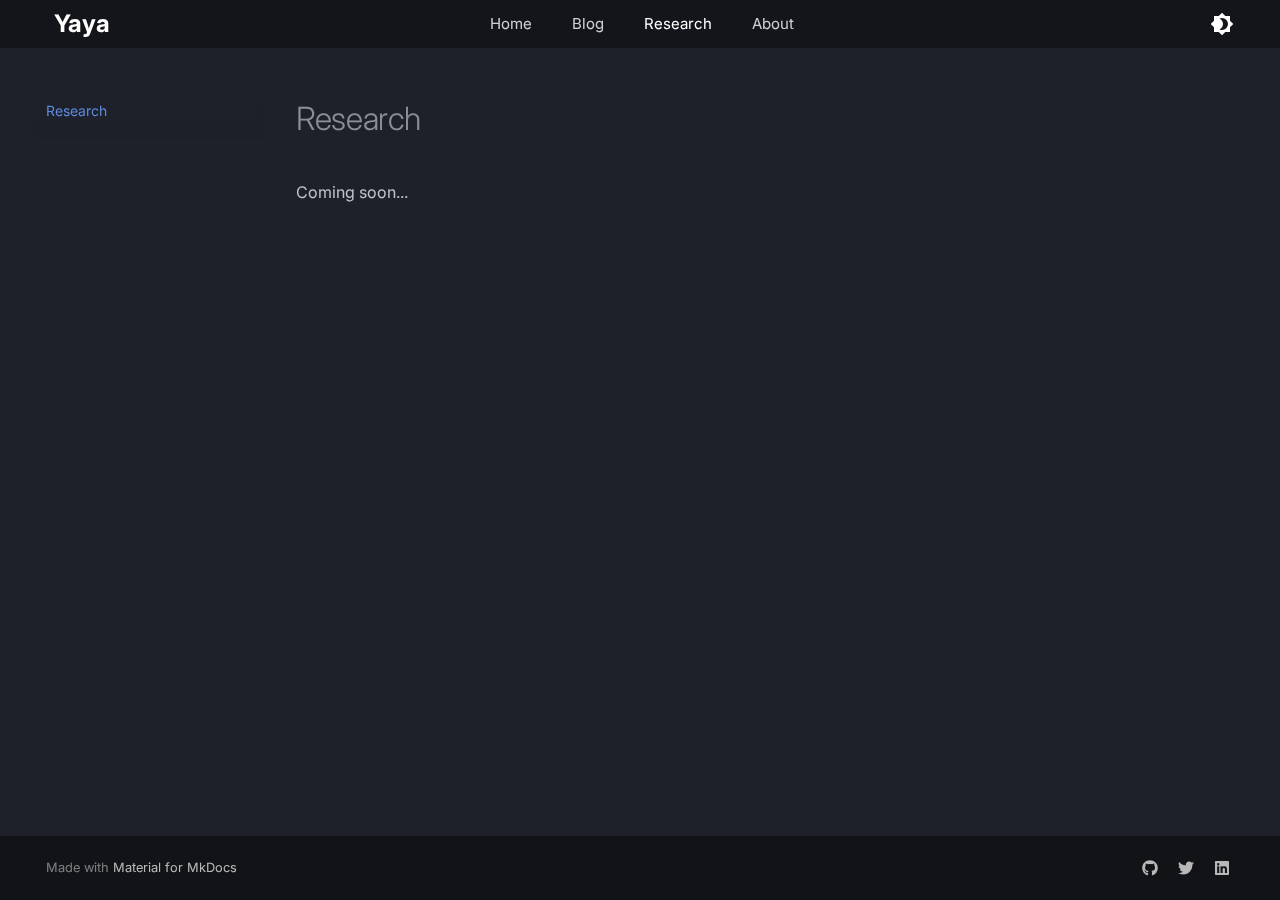
<file: research/index.html>
<!doctype html>
<html lang="en" class="no-js">
  <head>
    
      <meta charset="utf-8">
      <meta name="viewport" content="width=device-width,initial-scale=1">
      
        <meta name="description" content="Yaya's Website">
      
      
      
        <link rel="canonical" href="https://yourdomain.com/research/">
      
      
        <link rel="prev" href="../blog/posts/finding-your-way/">
      
      
        <link rel="next" href="../about/">
      
      
        
      
      
      <link rel="icon" href="../assets/images/favicon.png">
      <meta name="generator" content="mkdocs-1.6.1, mkdocs-material-9.7.0">
    
    
      
        <title>Research - Yaya</title>
      
    
    
      <link rel="stylesheet" href="../assets/stylesheets/main.618322db.min.css">
      
        
        <link rel="stylesheet" href="../assets/stylesheets/palette.ab4e12ef.min.css">
      
      


    
    
      
    
    
      
        
        
        <link rel="preconnect" href="https://fonts.gstatic.com" crossorigin>
        <link rel="stylesheet" href="https://fonts.googleapis.com/css?family=Inter:300,300i,400,400i,700,700i%7CRoboto+Mono:400,400i,700,700i&display=fallback">
        <style>:root{--md-text-font:"Inter";--md-code-font:"Roboto Mono"}</style>
      
    
    
      <link rel="stylesheet" href="../stylesheets/extra.css">
    
    <script>__md_scope=new URL("..",location),__md_hash=e=>[...e].reduce(((e,_)=>(e<<5)-e+_.charCodeAt(0)),0),__md_get=(e,_=localStorage,t=__md_scope)=>JSON.parse(_.getItem(t.pathname+"."+e)),__md_set=(e,_,t=localStorage,a=__md_scope)=>{try{t.setItem(a.pathname+"."+e,JSON.stringify(_))}catch(e){}}</script>
    
      

    
    
  </head>
  
  
    
    
      
    
    
    
    
    <body dir="ltr" data-md-color-scheme="slate" data-md-color-primary="black" data-md-color-accent="white">
  
    
    <input class="md-toggle" data-md-toggle="drawer" type="checkbox" id="__drawer" autocomplete="off">
    <input class="md-toggle" data-md-toggle="search" type="checkbox" id="__search" autocomplete="off">
    <label class="md-overlay" for="__drawer"></label>
    <div data-md-component="skip">
      
        
        <a href="#research" class="md-skip">
          Skip to content
        </a>
      
    </div>
    <div data-md-component="announce">
      
    </div>
    
    
      

  

<header class="md-header md-header--shadow md-header--lifted" data-md-component="header">
  <nav class="md-header__inner md-grid" aria-label="Header">
    <a href=".." title="Yaya" class="md-header__button md-logo" aria-label="Yaya" data-md-component="logo">
      
  
  <svg xmlns="http://www.w3.org/2000/svg" viewBox="0 0 24 24"><path d="M12 8a3 3 0 0 0 3-3 3 3 0 0 0-3-3 3 3 0 0 0-3 3 3 3 0 0 0 3 3m0 3.54C9.64 9.35 6.5 8 3 8v11c3.5 0 6.64 1.35 9 3.54 2.36-2.19 5.5-3.54 9-3.54V8c-3.5 0-6.64 1.35-9 3.54"/></svg>

    </a>
    <label class="md-header__button md-icon" for="__drawer">
      
      <svg xmlns="http://www.w3.org/2000/svg" viewBox="0 0 24 24"><path d="M3 6h18v2H3zm0 5h18v2H3zm0 5h18v2H3z"/></svg>
    </label>
    <div class="md-header__title" data-md-component="header-title">
      <div class="md-header__ellipsis">
        <div class="md-header__topic">
          <span class="md-ellipsis">
            Yaya
          </span>
        </div>
        <div class="md-header__topic" data-md-component="header-topic">
          <span class="md-ellipsis">
            
              Research
            
          </span>
        </div>
      </div>
    </div>
    
      
        <form class="md-header__option" data-md-component="palette">
  
    
    
    
    <input class="md-option" data-md-color-media="" data-md-color-scheme="slate" data-md-color-primary="black" data-md-color-accent="white"  aria-label="Switch to light mode"  type="radio" name="__palette" id="__palette_0">
    
      <label class="md-header__button md-icon" title="Switch to light mode" for="__palette_1" hidden>
        <svg xmlns="http://www.w3.org/2000/svg" viewBox="0 0 24 24"><path d="M12 18c-.89 0-1.74-.2-2.5-.55C11.56 16.5 13 14.42 13 12s-1.44-4.5-3.5-5.45C10.26 6.2 11.11 6 12 6a6 6 0 0 1 6 6 6 6 0 0 1-6 6m8-9.31V4h-4.69L12 .69 8.69 4H4v4.69L.69 12 4 15.31V20h4.69L12 23.31 15.31 20H20v-4.69L23.31 12z"/></svg>
      </label>
    
  
    
    
    
    <input class="md-option" data-md-color-media="" data-md-color-scheme="default" data-md-color-primary="black" data-md-color-accent="black"  aria-label="Switch to dark mode"  type="radio" name="__palette" id="__palette_1">
    
      <label class="md-header__button md-icon" title="Switch to dark mode" for="__palette_0" hidden>
        <svg xmlns="http://www.w3.org/2000/svg" viewBox="0 0 24 24"><path d="M12 8a4 4 0 0 0-4 4 4 4 0 0 0 4 4 4 4 0 0 0 4-4 4 4 0 0 0-4-4m0 10a6 6 0 0 1-6-6 6 6 0 0 1 6-6 6 6 0 0 1 6 6 6 6 0 0 1-6 6m8-9.31V4h-4.69L12 .69 8.69 4H4v4.69L.69 12 4 15.31V20h4.69L12 23.31 15.31 20H20v-4.69L23.31 12z"/></svg>
      </label>
    
  
</form>
      
    
    
      <script>var palette=__md_get("__palette");if(palette&&palette.color){if("(prefers-color-scheme)"===palette.color.media){var media=matchMedia("(prefers-color-scheme: light)"),input=document.querySelector(media.matches?"[data-md-color-media='(prefers-color-scheme: light)']":"[data-md-color-media='(prefers-color-scheme: dark)']");palette.color.media=input.getAttribute("data-md-color-media"),palette.color.scheme=input.getAttribute("data-md-color-scheme"),palette.color.primary=input.getAttribute("data-md-color-primary"),palette.color.accent=input.getAttribute("data-md-color-accent")}for(var[key,value]of Object.entries(palette.color))document.body.setAttribute("data-md-color-"+key,value)}</script>
    
    
    
    
  </nav>
  
    
      
<nav class="md-tabs" aria-label="Tabs" data-md-component="tabs">
  <div class="md-grid">
    <ul class="md-tabs__list">
      
        
  
  
  
  
    <li class="md-tabs__item">
      <a href=".." class="md-tabs__link">
        
  
  
    
  
  Home

      </a>
    </li>
  

      
        
  
  
  
  
    
    
      <li class="md-tabs__item">
        <a href="../blog/posts/hello-world/" class="md-tabs__link">
          
  
  
  Blog

        </a>
      </li>
    
  

      
        
  
  
  
    
  
  
    <li class="md-tabs__item md-tabs__item--active">
      <a href="./" class="md-tabs__link">
        
  
  
    
  
  Research

      </a>
    </li>
  

      
        
  
  
  
  
    <li class="md-tabs__item">
      <a href="../about/" class="md-tabs__link">
        
  
  
    
  
  About

      </a>
    </li>
  

      
    </ul>
  </div>
</nav>
    
  
</header>
    
    <div class="md-container" data-md-component="container">
      
      
        
      
      <main class="md-main" data-md-component="main">
        <div class="md-main__inner md-grid">
          
            
              
              <div class="md-sidebar md-sidebar--primary" data-md-component="sidebar" data-md-type="navigation" >
                <div class="md-sidebar__scrollwrap">
                  <div class="md-sidebar__inner">
                    


  


<nav class="md-nav md-nav--primary md-nav--lifted" aria-label="Navigation" data-md-level="0">
  <label class="md-nav__title" for="__drawer">
    <a href=".." title="Yaya" class="md-nav__button md-logo" aria-label="Yaya" data-md-component="logo">
      
  
  <svg xmlns="http://www.w3.org/2000/svg" viewBox="0 0 24 24"><path d="M12 8a3 3 0 0 0 3-3 3 3 0 0 0-3-3 3 3 0 0 0-3 3 3 3 0 0 0 3 3m0 3.54C9.64 9.35 6.5 8 3 8v11c3.5 0 6.64 1.35 9 3.54 2.36-2.19 5.5-3.54 9-3.54V8c-3.5 0-6.64 1.35-9 3.54"/></svg>

    </a>
    Yaya
  </label>
  
  <ul class="md-nav__list" data-md-scrollfix>
    
      
      
  
  
  
  
    <li class="md-nav__item">
      <a href=".." class="md-nav__link">
        
  
  
  <span class="md-ellipsis">
    
  
    Home
  

    
  </span>
  
  

      </a>
    </li>
  

    
      
      
  
  
  
  
    
    
    
    
      
      
    
    
    <li class="md-nav__item md-nav__item--nested">
      
        
        
        <input class="md-nav__toggle md-toggle " type="checkbox" id="__nav_2" >
        
          
          <label class="md-nav__link" for="__nav_2" id="__nav_2_label" tabindex="0">
            
  
  
  <span class="md-ellipsis">
    
  
    Blog
  

    
  </span>
  
  

            <span class="md-nav__icon md-icon"></span>
          </label>
        
        <nav class="md-nav" data-md-level="1" aria-labelledby="__nav_2_label" aria-expanded="false">
          <label class="md-nav__title" for="__nav_2">
            <span class="md-nav__icon md-icon"></span>
            
  
    Blog
  

          </label>
          <ul class="md-nav__list" data-md-scrollfix>
            
              
                
  
  
  
  
    <li class="md-nav__item">
      <a href="../blog/posts/hello-world/" class="md-nav__link">
        
  
  
  <span class="md-ellipsis">
    
  
    Hello World
  

    
  </span>
  
  

      </a>
    </li>
  

              
            
              
                
  
  
  
  
    <li class="md-nav__item">
      <a href="../blog/posts/finding-your-way/" class="md-nav__link">
        
  
  
  <span class="md-ellipsis">
    
  
    Finding your way
  

    
  </span>
  
  

      </a>
    </li>
  

              
            
          </ul>
        </nav>
      
    </li>
  

    
      
      
  
  
    
  
  
  
    <li class="md-nav__item md-nav__item--active">
      
      <input class="md-nav__toggle md-toggle" type="checkbox" id="__toc">
      
      
        
      
      
      <a href="./" class="md-nav__link md-nav__link--active">
        
  
  
  <span class="md-ellipsis">
    
  
    Research
  

    
  </span>
  
  

      </a>
      
    </li>
  

    
      
      
  
  
  
  
    <li class="md-nav__item">
      <a href="../about/" class="md-nav__link">
        
  
  
  <span class="md-ellipsis">
    
  
    About
  

    
  </span>
  
  

      </a>
    </li>
  

    
  </ul>
</nav>
                  </div>
                </div>
              </div>
            
            
              
              <div class="md-sidebar md-sidebar--secondary" data-md-component="sidebar" data-md-type="toc" >
                <div class="md-sidebar__scrollwrap">
                  <div class="md-sidebar__inner">
                    

<nav class="md-nav md-nav--secondary" aria-label="Table of contents">
  
  
  
    
  
  
</nav>
                  </div>
                </div>
              </div>
            
          
          
            <div class="md-content" data-md-component="content">
              
              <article class="md-content__inner md-typeset">
                
                  



<h1 id="research">Research</h1>
<p>Coming soon...</p>












                
              </article>
            </div>
          
          
<script>var target=document.getElementById(location.hash.slice(1));target&&target.name&&(target.checked=target.name.startsWith("__tabbed_"))</script>
        </div>
        
          <button type="button" class="md-top md-icon" data-md-component="top" hidden>
  
  <svg xmlns="http://www.w3.org/2000/svg" viewBox="0 0 24 24"><path d="M13 20h-2V8l-5.5 5.5-1.42-1.42L12 4.16l7.92 7.92-1.42 1.42L13 8z"/></svg>
  Back to top
</button>
        
      </main>
      
        <footer class="md-footer">
  
  <div class="md-footer-meta md-typeset">
    <div class="md-footer-meta__inner md-grid">
      <div class="md-copyright">
  
  
    Made with
    <a href="https://squidfunk.github.io/mkdocs-material/" target="_blank" rel="noopener">
      Material for MkDocs
    </a>
  
</div>
      
        
<div class="md-social">
  
    
    
    
    
    <a href="https://github.com/yaya-sy" target="_blank" rel="noopener" title="Soynade on GitHub" class="md-social__link">
      <svg xmlns="http://www.w3.org/2000/svg" viewBox="0 0 512 512"><!--! Font Awesome Free 7.1.0 by @fontawesome - https://fontawesome.com License - https://fontawesome.com/license/free (Icons: CC BY 4.0, Fonts: SIL OFL 1.1, Code: MIT License) Copyright 2025 Fonticons, Inc.--><path d="M173.9 397.4c0 2-2.3 3.6-5.2 3.6-3.3.3-5.6-1.3-5.6-3.6 0-2 2.3-3.6 5.2-3.6 3-.3 5.6 1.3 5.6 3.6m-31.1-4.5c-.7 2 1.3 4.3 4.3 4.9 2.6 1 5.6 0 6.2-2s-1.3-4.3-4.3-5.2c-2.6-.7-5.5.3-6.2 2.3m44.2-1.7c-2.9.7-4.9 2.6-4.6 4.9.3 2 2.9 3.3 5.9 2.6 2.9-.7 4.9-2.6 4.6-4.6-.3-1.9-3-3.2-5.9-2.9M252.8 8C114.1 8 8 113.3 8 252c0 110.9 69.8 205.8 169.5 239.2 12.8 2.3 17.3-5.6 17.3-12.1 0-6.2-.3-40.4-.3-61.4 0 0-70 15-84.7-29.8 0 0-11.4-29.1-27.8-36.6 0 0-22.9-15.7 1.6-15.4 0 0 24.9 2 38.6 25.8 21.9 38.6 58.6 27.5 72.9 20.9 2.3-16 8.8-27.1 16-33.7-55.9-6.2-112.3-14.3-112.3-110.5 0-27.5 7.6-41.3 23.6-58.9-2.6-6.5-11.1-33.3 2.6-67.9 20.9-6.5 69 27 69 27 20-5.6 41.5-8.5 62.8-8.5s42.8 2.9 62.8 8.5c0 0 48.1-33.6 69-27 13.7 34.7 5.2 61.4 2.6 67.9 16 17.7 25.8 31.5 25.8 58.9 0 96.5-58.9 104.2-114.8 110.5 9.2 7.9 17 22.9 17 46.4 0 33.7-.3 75.4-.3 83.6 0 6.5 4.6 14.4 17.3 12.1C436.2 457.8 504 362.9 504 252 504 113.3 391.5 8 252.8 8M105.2 352.9c-1.3 1-1 3.3.7 5.2 1.6 1.6 3.9 2.3 5.2 1 1.3-1 1-3.3-.7-5.2-1.6-1.6-3.9-2.3-5.2-1m-10.8-8.1c-.7 1.3.3 2.9 2.3 3.9 1.6 1 3.6.7 4.3-.7.7-1.3-.3-2.9-2.3-3.9-2-.6-3.6-.3-4.3.7m32.4 35.6c-1.6 1.3-1 4.3 1.3 6.2 2.3 2.3 5.2 2.6 6.5 1 1.3-1.3.7-4.3-1.3-6.2-2.2-2.3-5.2-2.6-6.5-1m-11.4-14.7c-1.6 1-1.6 3.6 0 5.9s4.3 3.3 5.6 2.3c1.6-1.3 1.6-3.9 0-6.2-1.4-2.3-4-3.3-5.6-2"/></svg>
    </a>
  
    
    
    
    
    <a href="https://twitter.com/seygalare" target="_blank" rel="noopener" title="Follow us on Twitter" class="md-social__link">
      <svg xmlns="http://www.w3.org/2000/svg" viewBox="0 0 512 512"><!--! Font Awesome Free 7.1.0 by @fontawesome - https://fontawesome.com License - https://fontawesome.com/license/free (Icons: CC BY 4.0, Fonts: SIL OFL 1.1, Code: MIT License) Copyright 2025 Fonticons, Inc.--><path d="M459.4 151.7c.3 4.5.3 9.1.3 13.6 0 138.7-105.6 298.6-298.6 298.6-59.5 0-114.7-17.2-161.1-47.1 8.4 1 16.6 1.3 25.3 1.3 49.1 0 94.2-16.6 130.3-44.8-46.1-1-84.8-31.2-98.1-72.8 6.5 1 13 1.6 19.8 1.6 9.4 0 18.8-1.3 27.6-3.6-48.1-9.7-84.1-52-84.1-103v-1.3c14 7.8 30.2 12.7 47.4 13.3-28.3-18.8-46.8-51-46.8-87.4 0-19.5 5.2-37.4 14.3-53C87.4 130.8 165 172.4 252.1 176.9c-1.6-7.8-2.6-15.9-2.6-24C249.5 95.1 296.3 48 354.4 48c30.2 0 57.5 12.7 76.7 33.1 23.7-4.5 46.5-13.3 66.6-25.3-7.8 24.4-24.4 44.8-46.1 57.8 21.1-2.3 41.6-8.1 60.4-16.2-14.3 20.8-32.2 39.3-52.6 54.3"/></svg>
    </a>
  
    
    
    
    
    <a href="https://linkedin.com/in/yaya-sy-a8473023a/" target="_blank" rel="noopener" title="Connect on LinkedIn" class="md-social__link">
      <svg xmlns="http://www.w3.org/2000/svg" viewBox="0 0 448 512"><!--! Font Awesome Free 7.1.0 by @fontawesome - https://fontawesome.com License - https://fontawesome.com/license/free (Icons: CC BY 4.0, Fonts: SIL OFL 1.1, Code: MIT License) Copyright 2025 Fonticons, Inc.--><path d="M416 32H31.9C14.3 32 0 46.5 0 64.3v383.4C0 465.5 14.3 480 31.9 480H416c17.6 0 32-14.5 32-32.3V64.3c0-17.8-14.4-32.3-32-32.3M135.4 416H69V202.2h66.5V416zM102.2 96a38.5 38.5 0 1 1 0 77 38.5 38.5 0 1 1 0-77m282.1 320h-66.4V312c0-24.8-.5-56.7-34.5-56.7-34.6 0-39.9 27-39.9 54.9V416h-66.4V202.2h63.7v29.2h.9c8.9-16.8 30.6-34.5 62.9-34.5 67.2 0 79.7 44.3 79.7 101.9z"/></svg>
    </a>
  
</div>
      
    </div>
  </div>
</footer>
      
    </div>
    <div class="md-dialog" data-md-component="dialog">
      <div class="md-dialog__inner md-typeset"></div>
    </div>
    
    
    
      
      
      <script id="__config" type="application/json">{"annotate": null, "base": "..", "features": ["navigation.instant", "navigation.tracking", "navigation.tabs", "navigation.tabs.sticky", "navigation.top"], "search": "../assets/javascripts/workers/search.7a47a382.min.js", "tags": null, "translations": {"clipboard.copied": "Copied to clipboard", "clipboard.copy": "Copy to clipboard", "search.result.more.one": "1 more on this page", "search.result.more.other": "# more on this page", "search.result.none": "No matching documents", "search.result.one": "1 matching document", "search.result.other": "# matching documents", "search.result.placeholder": "Type to start searching", "search.result.term.missing": "Missing", "select.version": "Select version"}, "version": null}</script>
    
    
      <script src="../assets/javascripts/bundle.e71a0d61.min.js"></script>
      
    
  </body>
</html>
</file>
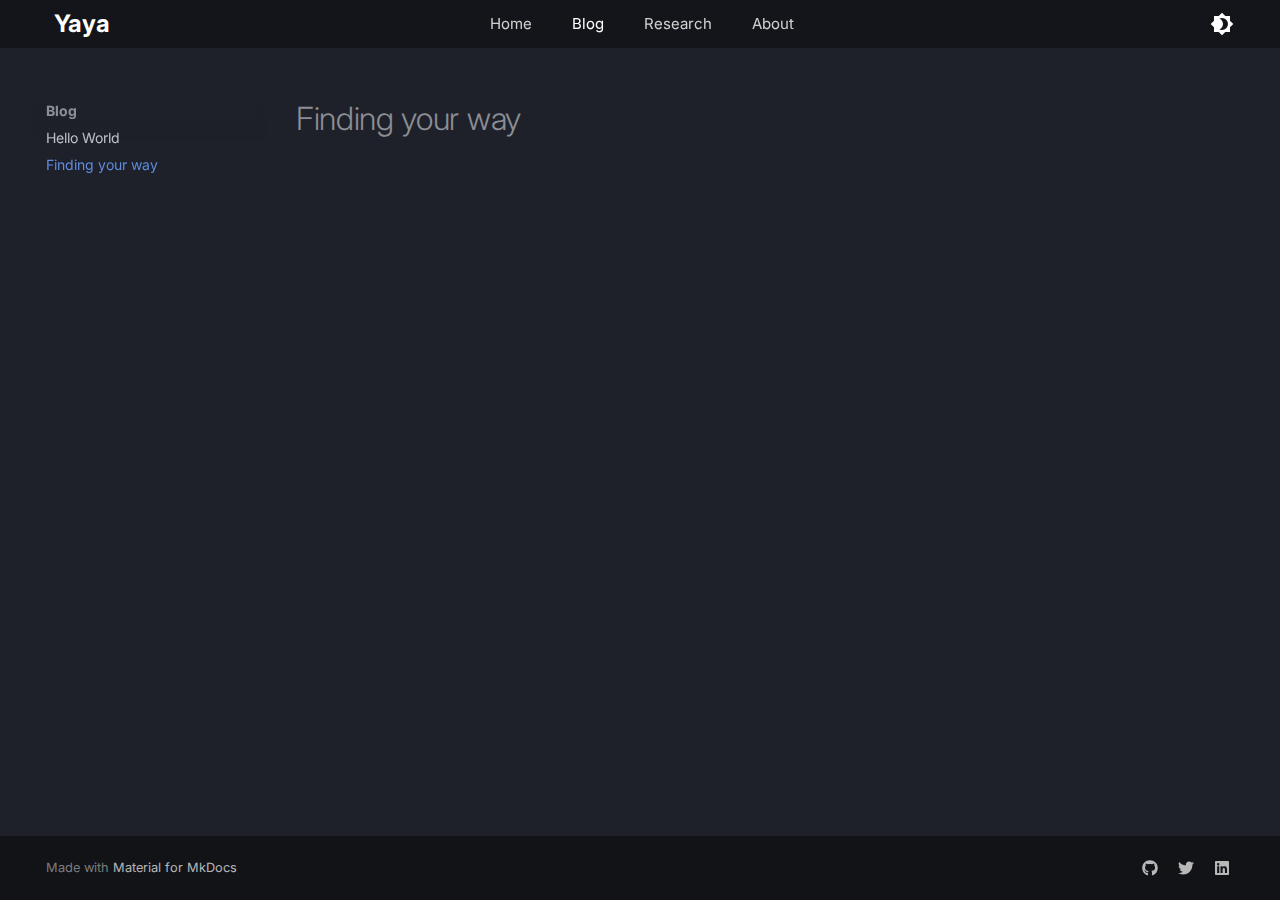
<file: blog/posts/finding-your-way/index.html>
<!doctype html>
<html lang="en" class="no-js">
  <head>
    
      <meta charset="utf-8">
      <meta name="viewport" content="width=device-width,initial-scale=1">
      
        <meta name="description" content="Yaya's Website">
      
      
      
        <link rel="canonical" href="https://yourdomain.com/blog/posts/finding-your-way/">
      
      
        <link rel="prev" href="../hello-world/">
      
      
        <link rel="next" href="../../../research/">
      
      
        
      
      
      <link rel="icon" href="../../../assets/images/favicon.png">
      <meta name="generator" content="mkdocs-1.6.1, mkdocs-material-9.7.0">
    
    
      
        <title>Finding your way - Yaya</title>
      
    
    
      <link rel="stylesheet" href="../../../assets/stylesheets/main.618322db.min.css">
      
        
        <link rel="stylesheet" href="../../../assets/stylesheets/palette.ab4e12ef.min.css">
      
      


    
    
      
    
    
      
        
        
        <link rel="preconnect" href="https://fonts.gstatic.com" crossorigin>
        <link rel="stylesheet" href="https://fonts.googleapis.com/css?family=Inter:300,300i,400,400i,700,700i%7CRoboto+Mono:400,400i,700,700i&display=fallback">
        <style>:root{--md-text-font:"Inter";--md-code-font:"Roboto Mono"}</style>
      
    
    
      <link rel="stylesheet" href="../../../stylesheets/extra.css">
    
    <script>__md_scope=new URL("../../..",location),__md_hash=e=>[...e].reduce(((e,_)=>(e<<5)-e+_.charCodeAt(0)),0),__md_get=(e,_=localStorage,t=__md_scope)=>JSON.parse(_.getItem(t.pathname+"."+e)),__md_set=(e,_,t=localStorage,a=__md_scope)=>{try{t.setItem(a.pathname+"."+e,JSON.stringify(_))}catch(e){}}</script>
    
      

    
    
  </head>
  
  
    
    
      
    
    
    
    
    <body dir="ltr" data-md-color-scheme="slate" data-md-color-primary="black" data-md-color-accent="white">
  
    
    <input class="md-toggle" data-md-toggle="drawer" type="checkbox" id="__drawer" autocomplete="off">
    <input class="md-toggle" data-md-toggle="search" type="checkbox" id="__search" autocomplete="off">
    <label class="md-overlay" for="__drawer"></label>
    <div data-md-component="skip">
      
    </div>
    <div data-md-component="announce">
      
    </div>
    
    
      

  

<header class="md-header md-header--shadow md-header--lifted" data-md-component="header">
  <nav class="md-header__inner md-grid" aria-label="Header">
    <a href="../../.." title="Yaya" class="md-header__button md-logo" aria-label="Yaya" data-md-component="logo">
      
  
  <svg xmlns="http://www.w3.org/2000/svg" viewBox="0 0 24 24"><path d="M12 8a3 3 0 0 0 3-3 3 3 0 0 0-3-3 3 3 0 0 0-3 3 3 3 0 0 0 3 3m0 3.54C9.64 9.35 6.5 8 3 8v11c3.5 0 6.64 1.35 9 3.54 2.36-2.19 5.5-3.54 9-3.54V8c-3.5 0-6.64 1.35-9 3.54"/></svg>

    </a>
    <label class="md-header__button md-icon" for="__drawer">
      
      <svg xmlns="http://www.w3.org/2000/svg" viewBox="0 0 24 24"><path d="M3 6h18v2H3zm0 5h18v2H3zm0 5h18v2H3z"/></svg>
    </label>
    <div class="md-header__title" data-md-component="header-title">
      <div class="md-header__ellipsis">
        <div class="md-header__topic">
          <span class="md-ellipsis">
            Yaya
          </span>
        </div>
        <div class="md-header__topic" data-md-component="header-topic">
          <span class="md-ellipsis">
            
              Finding your way
            
          </span>
        </div>
      </div>
    </div>
    
      
        <form class="md-header__option" data-md-component="palette">
  
    
    
    
    <input class="md-option" data-md-color-media="" data-md-color-scheme="slate" data-md-color-primary="black" data-md-color-accent="white"  aria-label="Switch to light mode"  type="radio" name="__palette" id="__palette_0">
    
      <label class="md-header__button md-icon" title="Switch to light mode" for="__palette_1" hidden>
        <svg xmlns="http://www.w3.org/2000/svg" viewBox="0 0 24 24"><path d="M12 18c-.89 0-1.74-.2-2.5-.55C11.56 16.5 13 14.42 13 12s-1.44-4.5-3.5-5.45C10.26 6.2 11.11 6 12 6a6 6 0 0 1 6 6 6 6 0 0 1-6 6m8-9.31V4h-4.69L12 .69 8.69 4H4v4.69L.69 12 4 15.31V20h4.69L12 23.31 15.31 20H20v-4.69L23.31 12z"/></svg>
      </label>
    
  
    
    
    
    <input class="md-option" data-md-color-media="" data-md-color-scheme="default" data-md-color-primary="black" data-md-color-accent="black"  aria-label="Switch to dark mode"  type="radio" name="__palette" id="__palette_1">
    
      <label class="md-header__button md-icon" title="Switch to dark mode" for="__palette_0" hidden>
        <svg xmlns="http://www.w3.org/2000/svg" viewBox="0 0 24 24"><path d="M12 8a4 4 0 0 0-4 4 4 4 0 0 0 4 4 4 4 0 0 0 4-4 4 4 0 0 0-4-4m0 10a6 6 0 0 1-6-6 6 6 0 0 1 6-6 6 6 0 0 1 6 6 6 6 0 0 1-6 6m8-9.31V4h-4.69L12 .69 8.69 4H4v4.69L.69 12 4 15.31V20h4.69L12 23.31 15.31 20H20v-4.69L23.31 12z"/></svg>
      </label>
    
  
</form>
      
    
    
      <script>var palette=__md_get("__palette");if(palette&&palette.color){if("(prefers-color-scheme)"===palette.color.media){var media=matchMedia("(prefers-color-scheme: light)"),input=document.querySelector(media.matches?"[data-md-color-media='(prefers-color-scheme: light)']":"[data-md-color-media='(prefers-color-scheme: dark)']");palette.color.media=input.getAttribute("data-md-color-media"),palette.color.scheme=input.getAttribute("data-md-color-scheme"),palette.color.primary=input.getAttribute("data-md-color-primary"),palette.color.accent=input.getAttribute("data-md-color-accent")}for(var[key,value]of Object.entries(palette.color))document.body.setAttribute("data-md-color-"+key,value)}</script>
    
    
    
    
  </nav>
  
    
      
<nav class="md-tabs" aria-label="Tabs" data-md-component="tabs">
  <div class="md-grid">
    <ul class="md-tabs__list">
      
        
  
  
  
  
    <li class="md-tabs__item">
      <a href="../../.." class="md-tabs__link">
        
  
  
    
  
  Home

      </a>
    </li>
  

      
        
  
  
  
    
  
  
    
    
      <li class="md-tabs__item md-tabs__item--active">
        <a href="../hello-world/" class="md-tabs__link">
          
  
  
  Blog

        </a>
      </li>
    
  

      
        
  
  
  
  
    <li class="md-tabs__item">
      <a href="../../../research/" class="md-tabs__link">
        
  
  
    
  
  Research

      </a>
    </li>
  

      
        
  
  
  
  
    <li class="md-tabs__item">
      <a href="../../../about/" class="md-tabs__link">
        
  
  
    
  
  About

      </a>
    </li>
  

      
    </ul>
  </div>
</nav>
    
  
</header>
    
    <div class="md-container" data-md-component="container">
      
      
        
      
      <main class="md-main" data-md-component="main">
        <div class="md-main__inner md-grid">
          
            
              
              <div class="md-sidebar md-sidebar--primary" data-md-component="sidebar" data-md-type="navigation" >
                <div class="md-sidebar__scrollwrap">
                  <div class="md-sidebar__inner">
                    


  


<nav class="md-nav md-nav--primary md-nav--lifted" aria-label="Navigation" data-md-level="0">
  <label class="md-nav__title" for="__drawer">
    <a href="../../.." title="Yaya" class="md-nav__button md-logo" aria-label="Yaya" data-md-component="logo">
      
  
  <svg xmlns="http://www.w3.org/2000/svg" viewBox="0 0 24 24"><path d="M12 8a3 3 0 0 0 3-3 3 3 0 0 0-3-3 3 3 0 0 0-3 3 3 3 0 0 0 3 3m0 3.54C9.64 9.35 6.5 8 3 8v11c3.5 0 6.64 1.35 9 3.54 2.36-2.19 5.5-3.54 9-3.54V8c-3.5 0-6.64 1.35-9 3.54"/></svg>

    </a>
    Yaya
  </label>
  
  <ul class="md-nav__list" data-md-scrollfix>
    
      
      
  
  
  
  
    <li class="md-nav__item">
      <a href="../../.." class="md-nav__link">
        
  
  
  <span class="md-ellipsis">
    
  
    Home
  

    
  </span>
  
  

      </a>
    </li>
  

    
      
      
  
  
    
  
  
  
    
    
    
    
      
        
        
      
      
    
    
    <li class="md-nav__item md-nav__item--active md-nav__item--section md-nav__item--nested">
      
        
        
        <input class="md-nav__toggle md-toggle " type="checkbox" id="__nav_2" checked>
        
          
          <label class="md-nav__link" for="__nav_2" id="__nav_2_label" tabindex="">
            
  
  
  <span class="md-ellipsis">
    
  
    Blog
  

    
  </span>
  
  

            <span class="md-nav__icon md-icon"></span>
          </label>
        
        <nav class="md-nav" data-md-level="1" aria-labelledby="__nav_2_label" aria-expanded="true">
          <label class="md-nav__title" for="__nav_2">
            <span class="md-nav__icon md-icon"></span>
            
  
    Blog
  

          </label>
          <ul class="md-nav__list" data-md-scrollfix>
            
              
                
  
  
  
  
    <li class="md-nav__item">
      <a href="../hello-world/" class="md-nav__link">
        
  
  
  <span class="md-ellipsis">
    
  
    Hello World
  

    
  </span>
  
  

      </a>
    </li>
  

              
            
              
                
  
  
    
  
  
  
    <li class="md-nav__item md-nav__item--active">
      
      <input class="md-nav__toggle md-toggle" type="checkbox" id="__toc">
      
      
      
      <a href="./" class="md-nav__link md-nav__link--active">
        
  
  
  <span class="md-ellipsis">
    
  
    Finding your way
  

    
  </span>
  
  

      </a>
      
    </li>
  

              
            
          </ul>
        </nav>
      
    </li>
  

    
      
      
  
  
  
  
    <li class="md-nav__item">
      <a href="../../../research/" class="md-nav__link">
        
  
  
  <span class="md-ellipsis">
    
  
    Research
  

    
  </span>
  
  

      </a>
    </li>
  

    
      
      
  
  
  
  
    <li class="md-nav__item">
      <a href="../../../about/" class="md-nav__link">
        
  
  
  <span class="md-ellipsis">
    
  
    About
  

    
  </span>
  
  

      </a>
    </li>
  

    
  </ul>
</nav>
                  </div>
                </div>
              </div>
            
            
              
              <div class="md-sidebar md-sidebar--secondary" data-md-component="sidebar" data-md-type="toc" >
                <div class="md-sidebar__scrollwrap">
                  <div class="md-sidebar__inner">
                    

<nav class="md-nav md-nav--secondary" aria-label="Table of contents">
  
  
  
  
</nav>
                  </div>
                </div>
              </div>
            
          
          
            <div class="md-content" data-md-component="content">
              
              <article class="md-content__inner md-typeset">
                
                  



  <h1>Finding your way</h1>














                
              </article>
            </div>
          
          
<script>var target=document.getElementById(location.hash.slice(1));target&&target.name&&(target.checked=target.name.startsWith("__tabbed_"))</script>
        </div>
        
          <button type="button" class="md-top md-icon" data-md-component="top" hidden>
  
  <svg xmlns="http://www.w3.org/2000/svg" viewBox="0 0 24 24"><path d="M13 20h-2V8l-5.5 5.5-1.42-1.42L12 4.16l7.92 7.92-1.42 1.42L13 8z"/></svg>
  Back to top
</button>
        
      </main>
      
        <footer class="md-footer">
  
  <div class="md-footer-meta md-typeset">
    <div class="md-footer-meta__inner md-grid">
      <div class="md-copyright">
  
  
    Made with
    <a href="https://squidfunk.github.io/mkdocs-material/" target="_blank" rel="noopener">
      Material for MkDocs
    </a>
  
</div>
      
        
<div class="md-social">
  
    
    
    
    
    <a href="https://github.com/yaya-sy" target="_blank" rel="noopener" title="Soynade on GitHub" class="md-social__link">
      <svg xmlns="http://www.w3.org/2000/svg" viewBox="0 0 512 512"><!--! Font Awesome Free 7.1.0 by @fontawesome - https://fontawesome.com License - https://fontawesome.com/license/free (Icons: CC BY 4.0, Fonts: SIL OFL 1.1, Code: MIT License) Copyright 2025 Fonticons, Inc.--><path d="M173.9 397.4c0 2-2.3 3.6-5.2 3.6-3.3.3-5.6-1.3-5.6-3.6 0-2 2.3-3.6 5.2-3.6 3-.3 5.6 1.3 5.6 3.6m-31.1-4.5c-.7 2 1.3 4.3 4.3 4.9 2.6 1 5.6 0 6.2-2s-1.3-4.3-4.3-5.2c-2.6-.7-5.5.3-6.2 2.3m44.2-1.7c-2.9.7-4.9 2.6-4.6 4.9.3 2 2.9 3.3 5.9 2.6 2.9-.7 4.9-2.6 4.6-4.6-.3-1.9-3-3.2-5.9-2.9M252.8 8C114.1 8 8 113.3 8 252c0 110.9 69.8 205.8 169.5 239.2 12.8 2.3 17.3-5.6 17.3-12.1 0-6.2-.3-40.4-.3-61.4 0 0-70 15-84.7-29.8 0 0-11.4-29.1-27.8-36.6 0 0-22.9-15.7 1.6-15.4 0 0 24.9 2 38.6 25.8 21.9 38.6 58.6 27.5 72.9 20.9 2.3-16 8.8-27.1 16-33.7-55.9-6.2-112.3-14.3-112.3-110.5 0-27.5 7.6-41.3 23.6-58.9-2.6-6.5-11.1-33.3 2.6-67.9 20.9-6.5 69 27 69 27 20-5.6 41.5-8.5 62.8-8.5s42.8 2.9 62.8 8.5c0 0 48.1-33.6 69-27 13.7 34.7 5.2 61.4 2.6 67.9 16 17.7 25.8 31.5 25.8 58.9 0 96.5-58.9 104.2-114.8 110.5 9.2 7.9 17 22.9 17 46.4 0 33.7-.3 75.4-.3 83.6 0 6.5 4.6 14.4 17.3 12.1C436.2 457.8 504 362.9 504 252 504 113.3 391.5 8 252.8 8M105.2 352.9c-1.3 1-1 3.3.7 5.2 1.6 1.6 3.9 2.3 5.2 1 1.3-1 1-3.3-.7-5.2-1.6-1.6-3.9-2.3-5.2-1m-10.8-8.1c-.7 1.3.3 2.9 2.3 3.9 1.6 1 3.6.7 4.3-.7.7-1.3-.3-2.9-2.3-3.9-2-.6-3.6-.3-4.3.7m32.4 35.6c-1.6 1.3-1 4.3 1.3 6.2 2.3 2.3 5.2 2.6 6.5 1 1.3-1.3.7-4.3-1.3-6.2-2.2-2.3-5.2-2.6-6.5-1m-11.4-14.7c-1.6 1-1.6 3.6 0 5.9s4.3 3.3 5.6 2.3c1.6-1.3 1.6-3.9 0-6.2-1.4-2.3-4-3.3-5.6-2"/></svg>
    </a>
  
    
    
    
    
    <a href="https://twitter.com/seygalare" target="_blank" rel="noopener" title="Follow us on Twitter" class="md-social__link">
      <svg xmlns="http://www.w3.org/2000/svg" viewBox="0 0 512 512"><!--! Font Awesome Free 7.1.0 by @fontawesome - https://fontawesome.com License - https://fontawesome.com/license/free (Icons: CC BY 4.0, Fonts: SIL OFL 1.1, Code: MIT License) Copyright 2025 Fonticons, Inc.--><path d="M459.4 151.7c.3 4.5.3 9.1.3 13.6 0 138.7-105.6 298.6-298.6 298.6-59.5 0-114.7-17.2-161.1-47.1 8.4 1 16.6 1.3 25.3 1.3 49.1 0 94.2-16.6 130.3-44.8-46.1-1-84.8-31.2-98.1-72.8 6.5 1 13 1.6 19.8 1.6 9.4 0 18.8-1.3 27.6-3.6-48.1-9.7-84.1-52-84.1-103v-1.3c14 7.8 30.2 12.7 47.4 13.3-28.3-18.8-46.8-51-46.8-87.4 0-19.5 5.2-37.4 14.3-53C87.4 130.8 165 172.4 252.1 176.9c-1.6-7.8-2.6-15.9-2.6-24C249.5 95.1 296.3 48 354.4 48c30.2 0 57.5 12.7 76.7 33.1 23.7-4.5 46.5-13.3 66.6-25.3-7.8 24.4-24.4 44.8-46.1 57.8 21.1-2.3 41.6-8.1 60.4-16.2-14.3 20.8-32.2 39.3-52.6 54.3"/></svg>
    </a>
  
    
    
    
    
    <a href="https://linkedin.com/in/yaya-sy-a8473023a/" target="_blank" rel="noopener" title="Connect on LinkedIn" class="md-social__link">
      <svg xmlns="http://www.w3.org/2000/svg" viewBox="0 0 448 512"><!--! Font Awesome Free 7.1.0 by @fontawesome - https://fontawesome.com License - https://fontawesome.com/license/free (Icons: CC BY 4.0, Fonts: SIL OFL 1.1, Code: MIT License) Copyright 2025 Fonticons, Inc.--><path d="M416 32H31.9C14.3 32 0 46.5 0 64.3v383.4C0 465.5 14.3 480 31.9 480H416c17.6 0 32-14.5 32-32.3V64.3c0-17.8-14.4-32.3-32-32.3M135.4 416H69V202.2h66.5V416zM102.2 96a38.5 38.5 0 1 1 0 77 38.5 38.5 0 1 1 0-77m282.1 320h-66.4V312c0-24.8-.5-56.7-34.5-56.7-34.6 0-39.9 27-39.9 54.9V416h-66.4V202.2h63.7v29.2h.9c8.9-16.8 30.6-34.5 62.9-34.5 67.2 0 79.7 44.3 79.7 101.9z"/></svg>
    </a>
  
</div>
      
    </div>
  </div>
</footer>
      
    </div>
    <div class="md-dialog" data-md-component="dialog">
      <div class="md-dialog__inner md-typeset"></div>
    </div>
    
    
    
      
      
      <script id="__config" type="application/json">{"annotate": null, "base": "../../..", "features": ["navigation.instant", "navigation.tracking", "navigation.tabs", "navigation.tabs.sticky", "navigation.top"], "search": "../../../assets/javascripts/workers/search.7a47a382.min.js", "tags": null, "translations": {"clipboard.copied": "Copied to clipboard", "clipboard.copy": "Copy to clipboard", "search.result.more.one": "1 more on this page", "search.result.more.other": "# more on this page", "search.result.none": "No matching documents", "search.result.one": "1 matching document", "search.result.other": "# matching documents", "search.result.placeholder": "Type to start searching", "search.result.term.missing": "Missing", "select.version": "Select version"}, "version": null}</script>
    
    
      <script src="../../../assets/javascripts/bundle.e71a0d61.min.js"></script>
      
    
  </body>
</html>
</file>
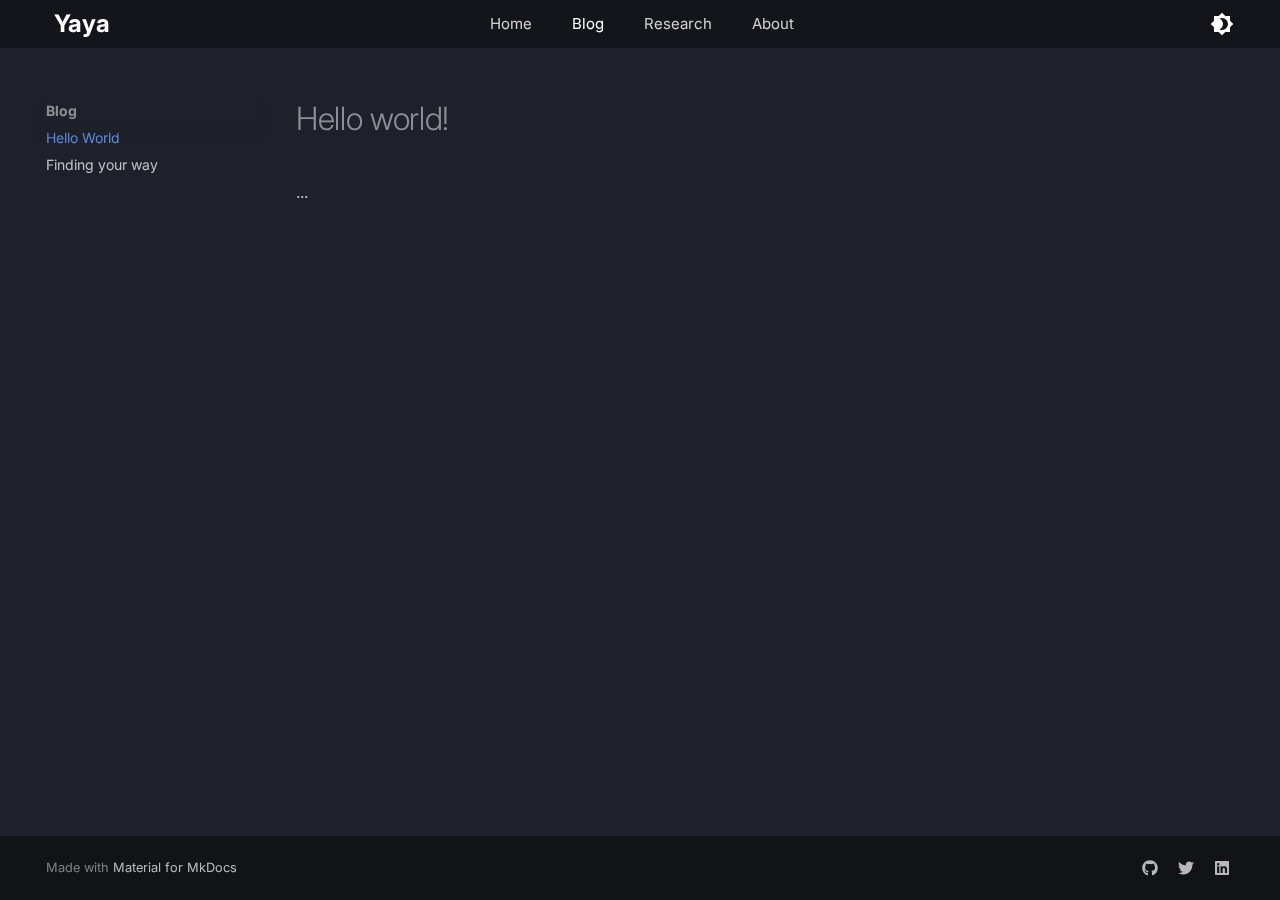
<file: blog/posts/hello-world/index.html>
<!doctype html>
<html lang="en" class="no-js">
  <head>
    
      <meta charset="utf-8">
      <meta name="viewport" content="width=device-width,initial-scale=1">
      
        <meta name="description" content="Yaya's Website">
      
      
      
        <link rel="canonical" href="https://yourdomain.com/blog/posts/hello-world/">
      
      
        <link rel="prev" href="../../..">
      
      
        <link rel="next" href="../finding-your-way/">
      
      
        
      
      
      <link rel="icon" href="../../../assets/images/favicon.png">
      <meta name="generator" content="mkdocs-1.6.1, mkdocs-material-9.7.0">
    
    
      
        <title>Hello World - Yaya</title>
      
    
    
      <link rel="stylesheet" href="../../../assets/stylesheets/main.618322db.min.css">
      
        
        <link rel="stylesheet" href="../../../assets/stylesheets/palette.ab4e12ef.min.css">
      
      


    
    
      
    
    
      
        
        
        <link rel="preconnect" href="https://fonts.gstatic.com" crossorigin>
        <link rel="stylesheet" href="https://fonts.googleapis.com/css?family=Inter:300,300i,400,400i,700,700i%7CRoboto+Mono:400,400i,700,700i&display=fallback">
        <style>:root{--md-text-font:"Inter";--md-code-font:"Roboto Mono"}</style>
      
    
    
      <link rel="stylesheet" href="../../../stylesheets/extra.css">
    
    <script>__md_scope=new URL("../../..",location),__md_hash=e=>[...e].reduce(((e,_)=>(e<<5)-e+_.charCodeAt(0)),0),__md_get=(e,_=localStorage,t=__md_scope)=>JSON.parse(_.getItem(t.pathname+"."+e)),__md_set=(e,_,t=localStorage,a=__md_scope)=>{try{t.setItem(a.pathname+"."+e,JSON.stringify(_))}catch(e){}}</script>
    
      

    
    
  </head>
  
  
    
    
      
    
    
    
    
    <body dir="ltr" data-md-color-scheme="slate" data-md-color-primary="black" data-md-color-accent="white">
  
    
    <input class="md-toggle" data-md-toggle="drawer" type="checkbox" id="__drawer" autocomplete="off">
    <input class="md-toggle" data-md-toggle="search" type="checkbox" id="__search" autocomplete="off">
    <label class="md-overlay" for="__drawer"></label>
    <div data-md-component="skip">
      
        
        <a href="#hello-world" class="md-skip">
          Skip to content
        </a>
      
    </div>
    <div data-md-component="announce">
      
    </div>
    
    
      

  

<header class="md-header md-header--shadow md-header--lifted" data-md-component="header">
  <nav class="md-header__inner md-grid" aria-label="Header">
    <a href="../../.." title="Yaya" class="md-header__button md-logo" aria-label="Yaya" data-md-component="logo">
      
  
  <svg xmlns="http://www.w3.org/2000/svg" viewBox="0 0 24 24"><path d="M12 8a3 3 0 0 0 3-3 3 3 0 0 0-3-3 3 3 0 0 0-3 3 3 3 0 0 0 3 3m0 3.54C9.64 9.35 6.5 8 3 8v11c3.5 0 6.64 1.35 9 3.54 2.36-2.19 5.5-3.54 9-3.54V8c-3.5 0-6.64 1.35-9 3.54"/></svg>

    </a>
    <label class="md-header__button md-icon" for="__drawer">
      
      <svg xmlns="http://www.w3.org/2000/svg" viewBox="0 0 24 24"><path d="M3 6h18v2H3zm0 5h18v2H3zm0 5h18v2H3z"/></svg>
    </label>
    <div class="md-header__title" data-md-component="header-title">
      <div class="md-header__ellipsis">
        <div class="md-header__topic">
          <span class="md-ellipsis">
            Yaya
          </span>
        </div>
        <div class="md-header__topic" data-md-component="header-topic">
          <span class="md-ellipsis">
            
              Hello World
            
          </span>
        </div>
      </div>
    </div>
    
      
        <form class="md-header__option" data-md-component="palette">
  
    
    
    
    <input class="md-option" data-md-color-media="" data-md-color-scheme="slate" data-md-color-primary="black" data-md-color-accent="white"  aria-label="Switch to light mode"  type="radio" name="__palette" id="__palette_0">
    
      <label class="md-header__button md-icon" title="Switch to light mode" for="__palette_1" hidden>
        <svg xmlns="http://www.w3.org/2000/svg" viewBox="0 0 24 24"><path d="M12 18c-.89 0-1.74-.2-2.5-.55C11.56 16.5 13 14.42 13 12s-1.44-4.5-3.5-5.45C10.26 6.2 11.11 6 12 6a6 6 0 0 1 6 6 6 6 0 0 1-6 6m8-9.31V4h-4.69L12 .69 8.69 4H4v4.69L.69 12 4 15.31V20h4.69L12 23.31 15.31 20H20v-4.69L23.31 12z"/></svg>
      </label>
    
  
    
    
    
    <input class="md-option" data-md-color-media="" data-md-color-scheme="default" data-md-color-primary="black" data-md-color-accent="black"  aria-label="Switch to dark mode"  type="radio" name="__palette" id="__palette_1">
    
      <label class="md-header__button md-icon" title="Switch to dark mode" for="__palette_0" hidden>
        <svg xmlns="http://www.w3.org/2000/svg" viewBox="0 0 24 24"><path d="M12 8a4 4 0 0 0-4 4 4 4 0 0 0 4 4 4 4 0 0 0 4-4 4 4 0 0 0-4-4m0 10a6 6 0 0 1-6-6 6 6 0 0 1 6-6 6 6 0 0 1 6 6 6 6 0 0 1-6 6m8-9.31V4h-4.69L12 .69 8.69 4H4v4.69L.69 12 4 15.31V20h4.69L12 23.31 15.31 20H20v-4.69L23.31 12z"/></svg>
      </label>
    
  
</form>
      
    
    
      <script>var palette=__md_get("__palette");if(palette&&palette.color){if("(prefers-color-scheme)"===palette.color.media){var media=matchMedia("(prefers-color-scheme: light)"),input=document.querySelector(media.matches?"[data-md-color-media='(prefers-color-scheme: light)']":"[data-md-color-media='(prefers-color-scheme: dark)']");palette.color.media=input.getAttribute("data-md-color-media"),palette.color.scheme=input.getAttribute("data-md-color-scheme"),palette.color.primary=input.getAttribute("data-md-color-primary"),palette.color.accent=input.getAttribute("data-md-color-accent")}for(var[key,value]of Object.entries(palette.color))document.body.setAttribute("data-md-color-"+key,value)}</script>
    
    
    
    
  </nav>
  
    
      
<nav class="md-tabs" aria-label="Tabs" data-md-component="tabs">
  <div class="md-grid">
    <ul class="md-tabs__list">
      
        
  
  
  
  
    <li class="md-tabs__item">
      <a href="../../.." class="md-tabs__link">
        
  
  
    
  
  Home

      </a>
    </li>
  

      
        
  
  
  
    
  
  
    
    
      <li class="md-tabs__item md-tabs__item--active">
        <a href="./" class="md-tabs__link">
          
  
  
  Blog

        </a>
      </li>
    
  

      
        
  
  
  
  
    <li class="md-tabs__item">
      <a href="../../../research/" class="md-tabs__link">
        
  
  
    
  
  Research

      </a>
    </li>
  

      
        
  
  
  
  
    <li class="md-tabs__item">
      <a href="../../../about/" class="md-tabs__link">
        
  
  
    
  
  About

      </a>
    </li>
  

      
    </ul>
  </div>
</nav>
    
  
</header>
    
    <div class="md-container" data-md-component="container">
      
      
        
      
      <main class="md-main" data-md-component="main">
        <div class="md-main__inner md-grid">
          
            
              
              <div class="md-sidebar md-sidebar--primary" data-md-component="sidebar" data-md-type="navigation" >
                <div class="md-sidebar__scrollwrap">
                  <div class="md-sidebar__inner">
                    


  


<nav class="md-nav md-nav--primary md-nav--lifted" aria-label="Navigation" data-md-level="0">
  <label class="md-nav__title" for="__drawer">
    <a href="../../.." title="Yaya" class="md-nav__button md-logo" aria-label="Yaya" data-md-component="logo">
      
  
  <svg xmlns="http://www.w3.org/2000/svg" viewBox="0 0 24 24"><path d="M12 8a3 3 0 0 0 3-3 3 3 0 0 0-3-3 3 3 0 0 0-3 3 3 3 0 0 0 3 3m0 3.54C9.64 9.35 6.5 8 3 8v11c3.5 0 6.64 1.35 9 3.54 2.36-2.19 5.5-3.54 9-3.54V8c-3.5 0-6.64 1.35-9 3.54"/></svg>

    </a>
    Yaya
  </label>
  
  <ul class="md-nav__list" data-md-scrollfix>
    
      
      
  
  
  
  
    <li class="md-nav__item">
      <a href="../../.." class="md-nav__link">
        
  
  
  <span class="md-ellipsis">
    
  
    Home
  

    
  </span>
  
  

      </a>
    </li>
  

    
      
      
  
  
    
  
  
  
    
    
    
    
      
        
        
      
      
    
    
    <li class="md-nav__item md-nav__item--active md-nav__item--section md-nav__item--nested">
      
        
        
        <input class="md-nav__toggle md-toggle " type="checkbox" id="__nav_2" checked>
        
          
          <label class="md-nav__link" for="__nav_2" id="__nav_2_label" tabindex="">
            
  
  
  <span class="md-ellipsis">
    
  
    Blog
  

    
  </span>
  
  

            <span class="md-nav__icon md-icon"></span>
          </label>
        
        <nav class="md-nav" data-md-level="1" aria-labelledby="__nav_2_label" aria-expanded="true">
          <label class="md-nav__title" for="__nav_2">
            <span class="md-nav__icon md-icon"></span>
            
  
    Blog
  

          </label>
          <ul class="md-nav__list" data-md-scrollfix>
            
              
                
  
  
    
  
  
  
    <li class="md-nav__item md-nav__item--active">
      
      <input class="md-nav__toggle md-toggle" type="checkbox" id="__toc">
      
      
        
      
      
      <a href="./" class="md-nav__link md-nav__link--active">
        
  
  
  <span class="md-ellipsis">
    
  
    Hello World
  

    
  </span>
  
  

      </a>
      
    </li>
  

              
            
              
                
  
  
  
  
    <li class="md-nav__item">
      <a href="../finding-your-way/" class="md-nav__link">
        
  
  
  <span class="md-ellipsis">
    
  
    Finding your way
  

    
  </span>
  
  

      </a>
    </li>
  

              
            
          </ul>
        </nav>
      
    </li>
  

    
      
      
  
  
  
  
    <li class="md-nav__item">
      <a href="../../../research/" class="md-nav__link">
        
  
  
  <span class="md-ellipsis">
    
  
    Research
  

    
  </span>
  
  

      </a>
    </li>
  

    
      
      
  
  
  
  
    <li class="md-nav__item">
      <a href="../../../about/" class="md-nav__link">
        
  
  
  <span class="md-ellipsis">
    
  
    About
  

    
  </span>
  
  

      </a>
    </li>
  

    
  </ul>
</nav>
                  </div>
                </div>
              </div>
            
            
              
              <div class="md-sidebar md-sidebar--secondary" data-md-component="sidebar" data-md-type="toc" >
                <div class="md-sidebar__scrollwrap">
                  <div class="md-sidebar__inner">
                    

<nav class="md-nav md-nav--secondary" aria-label="Table of contents">
  
  
  
    
  
  
</nav>
                  </div>
                </div>
              </div>
            
          
          
            <div class="md-content" data-md-component="content">
              
              <article class="md-content__inner md-typeset">
                
                  



<h1 id="hello-world">Hello world!</h1>
<p>...</p>







  
  






                
              </article>
            </div>
          
          
<script>var target=document.getElementById(location.hash.slice(1));target&&target.name&&(target.checked=target.name.startsWith("__tabbed_"))</script>
        </div>
        
          <button type="button" class="md-top md-icon" data-md-component="top" hidden>
  
  <svg xmlns="http://www.w3.org/2000/svg" viewBox="0 0 24 24"><path d="M13 20h-2V8l-5.5 5.5-1.42-1.42L12 4.16l7.92 7.92-1.42 1.42L13 8z"/></svg>
  Back to top
</button>
        
      </main>
      
        <footer class="md-footer">
  
  <div class="md-footer-meta md-typeset">
    <div class="md-footer-meta__inner md-grid">
      <div class="md-copyright">
  
  
    Made with
    <a href="https://squidfunk.github.io/mkdocs-material/" target="_blank" rel="noopener">
      Material for MkDocs
    </a>
  
</div>
      
        
<div class="md-social">
  
    
    
    
    
    <a href="https://github.com/yaya-sy" target="_blank" rel="noopener" title="Soynade on GitHub" class="md-social__link">
      <svg xmlns="http://www.w3.org/2000/svg" viewBox="0 0 512 512"><!--! Font Awesome Free 7.1.0 by @fontawesome - https://fontawesome.com License - https://fontawesome.com/license/free (Icons: CC BY 4.0, Fonts: SIL OFL 1.1, Code: MIT License) Copyright 2025 Fonticons, Inc.--><path d="M173.9 397.4c0 2-2.3 3.6-5.2 3.6-3.3.3-5.6-1.3-5.6-3.6 0-2 2.3-3.6 5.2-3.6 3-.3 5.6 1.3 5.6 3.6m-31.1-4.5c-.7 2 1.3 4.3 4.3 4.9 2.6 1 5.6 0 6.2-2s-1.3-4.3-4.3-5.2c-2.6-.7-5.5.3-6.2 2.3m44.2-1.7c-2.9.7-4.9 2.6-4.6 4.9.3 2 2.9 3.3 5.9 2.6 2.9-.7 4.9-2.6 4.6-4.6-.3-1.9-3-3.2-5.9-2.9M252.8 8C114.1 8 8 113.3 8 252c0 110.9 69.8 205.8 169.5 239.2 12.8 2.3 17.3-5.6 17.3-12.1 0-6.2-.3-40.4-.3-61.4 0 0-70 15-84.7-29.8 0 0-11.4-29.1-27.8-36.6 0 0-22.9-15.7 1.6-15.4 0 0 24.9 2 38.6 25.8 21.9 38.6 58.6 27.5 72.9 20.9 2.3-16 8.8-27.1 16-33.7-55.9-6.2-112.3-14.3-112.3-110.5 0-27.5 7.6-41.3 23.6-58.9-2.6-6.5-11.1-33.3 2.6-67.9 20.9-6.5 69 27 69 27 20-5.6 41.5-8.5 62.8-8.5s42.8 2.9 62.8 8.5c0 0 48.1-33.6 69-27 13.7 34.7 5.2 61.4 2.6 67.9 16 17.7 25.8 31.5 25.8 58.9 0 96.5-58.9 104.2-114.8 110.5 9.2 7.9 17 22.9 17 46.4 0 33.7-.3 75.4-.3 83.6 0 6.5 4.6 14.4 17.3 12.1C436.2 457.8 504 362.9 504 252 504 113.3 391.5 8 252.8 8M105.2 352.9c-1.3 1-1 3.3.7 5.2 1.6 1.6 3.9 2.3 5.2 1 1.3-1 1-3.3-.7-5.2-1.6-1.6-3.9-2.3-5.2-1m-10.8-8.1c-.7 1.3.3 2.9 2.3 3.9 1.6 1 3.6.7 4.3-.7.7-1.3-.3-2.9-2.3-3.9-2-.6-3.6-.3-4.3.7m32.4 35.6c-1.6 1.3-1 4.3 1.3 6.2 2.3 2.3 5.2 2.6 6.5 1 1.3-1.3.7-4.3-1.3-6.2-2.2-2.3-5.2-2.6-6.5-1m-11.4-14.7c-1.6 1-1.6 3.6 0 5.9s4.3 3.3 5.6 2.3c1.6-1.3 1.6-3.9 0-6.2-1.4-2.3-4-3.3-5.6-2"/></svg>
    </a>
  
    
    
    
    
    <a href="https://twitter.com/seygalare" target="_blank" rel="noopener" title="Follow us on Twitter" class="md-social__link">
      <svg xmlns="http://www.w3.org/2000/svg" viewBox="0 0 512 512"><!--! Font Awesome Free 7.1.0 by @fontawesome - https://fontawesome.com License - https://fontawesome.com/license/free (Icons: CC BY 4.0, Fonts: SIL OFL 1.1, Code: MIT License) Copyright 2025 Fonticons, Inc.--><path d="M459.4 151.7c.3 4.5.3 9.1.3 13.6 0 138.7-105.6 298.6-298.6 298.6-59.5 0-114.7-17.2-161.1-47.1 8.4 1 16.6 1.3 25.3 1.3 49.1 0 94.2-16.6 130.3-44.8-46.1-1-84.8-31.2-98.1-72.8 6.5 1 13 1.6 19.8 1.6 9.4 0 18.8-1.3 27.6-3.6-48.1-9.7-84.1-52-84.1-103v-1.3c14 7.8 30.2 12.7 47.4 13.3-28.3-18.8-46.8-51-46.8-87.4 0-19.5 5.2-37.4 14.3-53C87.4 130.8 165 172.4 252.1 176.9c-1.6-7.8-2.6-15.9-2.6-24C249.5 95.1 296.3 48 354.4 48c30.2 0 57.5 12.7 76.7 33.1 23.7-4.5 46.5-13.3 66.6-25.3-7.8 24.4-24.4 44.8-46.1 57.8 21.1-2.3 41.6-8.1 60.4-16.2-14.3 20.8-32.2 39.3-52.6 54.3"/></svg>
    </a>
  
    
    
    
    
    <a href="https://linkedin.com/in/yaya-sy-a8473023a/" target="_blank" rel="noopener" title="Connect on LinkedIn" class="md-social__link">
      <svg xmlns="http://www.w3.org/2000/svg" viewBox="0 0 448 512"><!--! Font Awesome Free 7.1.0 by @fontawesome - https://fontawesome.com License - https://fontawesome.com/license/free (Icons: CC BY 4.0, Fonts: SIL OFL 1.1, Code: MIT License) Copyright 2025 Fonticons, Inc.--><path d="M416 32H31.9C14.3 32 0 46.5 0 64.3v383.4C0 465.5 14.3 480 31.9 480H416c17.6 0 32-14.5 32-32.3V64.3c0-17.8-14.4-32.3-32-32.3M135.4 416H69V202.2h66.5V416zM102.2 96a38.5 38.5 0 1 1 0 77 38.5 38.5 0 1 1 0-77m282.1 320h-66.4V312c0-24.8-.5-56.7-34.5-56.7-34.6 0-39.9 27-39.9 54.9V416h-66.4V202.2h63.7v29.2h.9c8.9-16.8 30.6-34.5 62.9-34.5 67.2 0 79.7 44.3 79.7 101.9z"/></svg>
    </a>
  
</div>
      
    </div>
  </div>
</footer>
      
    </div>
    <div class="md-dialog" data-md-component="dialog">
      <div class="md-dialog__inner md-typeset"></div>
    </div>
    
    
    
      
      
      <script id="__config" type="application/json">{"annotate": null, "base": "../../..", "features": ["navigation.instant", "navigation.tracking", "navigation.tabs", "navigation.tabs.sticky", "navigation.top"], "search": "../../../assets/javascripts/workers/search.7a47a382.min.js", "tags": null, "translations": {"clipboard.copied": "Copied to clipboard", "clipboard.copy": "Copy to clipboard", "search.result.more.one": "1 more on this page", "search.result.more.other": "# more on this page", "search.result.none": "No matching documents", "search.result.one": "1 matching document", "search.result.other": "# matching documents", "search.result.placeholder": "Type to start searching", "search.result.term.missing": "Missing", "select.version": "Select version"}, "version": null}</script>
    
    
      <script src="../../../assets/javascripts/bundle.e71a0d61.min.js"></script>
      
    
  </body>
</html>
</file>
<file: stylesheets/extra.css>
/* Hide only the logo icon, not the title */
.md-header__button.md-logo {
    display: none;
}

.md-search {
    display: none;
}

/* Keep the site title visible */
.md-header__title {
    display: block;
    font-size: 1.2rem;
    font-weight: 600;
}

/* Position tabs on same line as header - Apple style */
.md-header {
    box-shadow: none;
    height: 48px;
}

.md-tabs {
    position: absolute;
    top: 0;
    left: 50%;
    transform: translateX(-50%);
    background: transparent;
    box-shadow: none;
    width: auto;
    height: 48px;
}

.md-tabs__list {
    display: flex;
    align-items: center;
    justify-content: center;
    margin: 0;
    padding: 0;
    height: 48px;
}

.md-tabs__item {
    height: 48px;
    padding: 0;
    display: flex;
    align-items: center;
}

.md-tabs__link {
    margin: 0;
    padding: 0 1rem;
    height: 48px;
    display: flex;
    align-items: center;
    opacity: 0.8;
    font-size: 0.75rem;
    font-weight: 400;
}

.md-tabs__link--active {
    opacity: 1;
}

.md-tabs__link:hover {
    opacity: 1;
}

/* Hero Section with gradient background */
.hero-section {
    position: relative;
    min-height: 100vh;
    display: flex;
    align-items: center;
    justify-content: center;
    text-align: center;
    padding: 0;
    margin: 0 -1rem -1.5rem -1rem;
    background: linear-gradient(135deg, #667eea 0%, #764ba2 100%);
    overflow: hidden;
}

/* Scroll Indicator */
.scroll-indicator {
    position: absolute;
    bottom: 2rem;
    left: 50%;
    transform: translateX(-50%);
    color: rgba(255, 255, 255, 0.9);
    animation: bounce 2s ease-in-out infinite;
    cursor: pointer;
    transition: color 0.3s ease;
    z-index: 10;
}

.scroll-indicator:hover {
    color: rgba(255, 255, 255, 1);
}

.scroll-indicator svg {
    width: 40px;
    height: 40px;
    filter: drop-shadow(0 2px 8px rgba(0, 0, 0, 0.3));
    display: block;
}

@keyframes bounce {
    0%, 100% {
        transform: translateX(-50%) translateY(0);
        opacity: 1;
    }
    50% {
        transform: translateX(-50%) translateY(15px);
        opacity: 0.7;
    }
}

.hero-content {
    position: relative;
    z-index: 1;
    max-width: 900px;
    padding: 4rem 2rem;
    color: #fff;
}

.hero-section h1 {
    font-size: 5rem;
    font-weight: 700;
    line-height: 1.1;
    letter-spacing: -0.03em;
    margin-bottom: 2rem;
    color: #fff;
}

.hero-section p {
    font-size: 1.5rem;
    line-height: 1.5;
    margin-bottom: 3rem;
    opacity: 0.95;
    color: #fff;
}

.hero-buttons {
    display: flex;
    gap: 1rem;
    justify-content: center;
    flex-wrap: wrap;
}

.hero-section .md-button {
    background: #fff;
    color: #667eea;
    border: 2px solid #fff;
}

.hero-section .md-button:hover {
    background: transparent;
    color: #fff;
    border-color: #fff;
}

/* Product Section */
.product-section {
    max-width: 1200px;
    margin: 0 auto;
    padding: 8rem 2rem;
    text-align: center;
}

/* Product Visual Placeholder */
.product-visual-placeholder {
    width: 100%;
    max-width: 900px;
    height: 500px;
    margin: 0 auto 4rem;
    border-radius: 20px;
    background: linear-gradient(135deg, #667eea 0%, #764ba2 100%);
    display: flex;
    align-items: center;
    justify-content: center;
    position: relative;
    overflow: hidden;
}

[data-md-color-scheme="default"] .product-visual-placeholder {
    box-shadow: 0 20px 60px rgba(102, 126, 234, 0.3);
}

[data-md-color-scheme="slate"] .product-visual-placeholder {
    box-shadow: 0 20px 60px rgba(102, 126, 234, 0.2);
}

.product-visual-placeholder::before {
    content: '';
    position: absolute;
    top: -50%;
    left: -50%;
    width: 200%;
    height: 200%;
    background: radial-gradient(circle, rgba(255,255,255,0.1) 0%, transparent 70%);
    animation: pulse 8s ease-in-out infinite;
}

.product-placeholder-content {
    position: relative;
    z-index: 1;
    color: #fff;
}

.product-icon {
    font-size: 6rem;
    display: block;
    margin-bottom: 1rem;
    filter: drop-shadow(0 4px 12px rgba(0,0,0,0.2));
}

.product-visual-placeholder h3 {
    font-size: 2rem;
    font-weight: 600;
    color: #fff;
    text-shadow: 0 2px 8px rgba(0,0,0,0.2);
}

@keyframes pulse {
    0%, 100% {
        transform: translate(0, 0) scale(1);
    }
    50% {
        transform: translate(10%, 10%) scale(1.1);
    }
}

/* If you want to use an actual image instead, add this class */
.product-visual {
    width: 100%;
    max-width: 900px;
    margin: 0 auto 4rem;
    border-radius: 20px;
    overflow: hidden;
}

[data-md-color-scheme="default"] .product-visual {
    box-shadow: 0 20px 60px rgba(0,0,0,0.15);
}

[data-md-color-scheme="slate"] .product-visual {
    box-shadow: 0 20px 60px rgba(255,255,255,0.1);
}

.product-visual img {
    width: 100%;
    height: auto;
    display: block;
}

.product-content h2 {
    font-size: 3.5rem;
    font-weight: 700;
    margin-bottom: 1.5rem;
    letter-spacing: -0.02em;
}

.product-content p {
    font-size: 1.5rem;
    max-width: 700px;
    margin: 0 auto;
    opacity: 0.8;
    line-height: 1.6;
}

/* Features Section */
.features-section {
    max-width: 1200px;
    margin: 0 auto;
    padding: 8rem 2rem;
}

.features-section h2 {
    font-size: 3rem;
    font-weight: 700;
    text-align: center;
    margin-bottom: 5rem;
    letter-spacing: -0.02em;
}

.feature-grid {
    display: grid;
    grid-template-columns: repeat(auto-fit, minmax(300px, 1fr));
    gap: 3rem;
}

.feature-card {
    text-align: center;
    padding: 2rem;
    border-radius: 12px;
    transition: transform 0.3s ease;
}

[data-md-color-scheme="default"] .feature-card {
    background: #f8f8f8;
}

[data-md-color-scheme="slate"] .feature-card {
    background: #1e1e1e;
}

.feature-card:hover {
    transform: translateY(-5px);
}

.feature-icon {
    font-size: 3rem;
    margin-bottom: 1.5rem;
}

.feature-card h3 {
    font-size: 1.75rem;
    font-weight: 600;
    margin-bottom: 1rem;
}

.feature-card p {
    font-size: 1.1rem;
    line-height: 1.6;
    opacity: 0.8;
}

/* Approach Section */
.approach-section {
    max-width: 1200px;
    margin: 0 auto;
    padding: 8rem 2rem;
}

.approach-section h2 {
    font-size: 3rem;
    font-weight: 700;
    text-align: center;
    margin-bottom: 4rem;
    letter-spacing: -0.02em;
}

.approach-grid {
    display: grid;
    grid-template-columns: repeat(auto-fit, minmax(300px, 1fr));
    gap: 3rem;
}

.approach-item {
    text-align: center;
}

.approach-item strong {
    display: block;
    font-size: 1.5rem;
    font-weight: 600;
    margin-bottom: 1rem;
}

.approach-item p {
    font-size: 1.1rem;
    line-height: 1.6;
    opacity: 0.8;
}

/* CTA Section */
.cta-section {
    max-width: 900px;
    margin: 0 auto;
    padding: 8rem 2rem;
    text-align: center;
}

.cta-section h2 {
    font-size: 3.5rem;
    font-weight: 700;
    margin-bottom: 1.5rem;
    letter-spacing: -0.02em;
}

.cta-section p {
    font-size: 1.5rem;
    margin-bottom: 3rem;
    opacity: 0.8;
}

/* Button Styles */
.md-button {
    padding: 1rem 2.5rem;
    font-size: 1rem;
    font-weight: 600;
    border-radius: 50px;
    text-transform: none;
    letter-spacing: 0;
    transition: all 0.3s ease;
    border: 2px solid transparent;
}

.md-button--large {
    padding: 1.25rem 3rem;
    font-size: 1.1rem;
}

[data-md-color-scheme="default"] .md-button--primary {
    background: #0071e3;
    color: #fff;
    border-color: #0071e3;
}

[data-md-color-scheme="default"] .md-button--primary:hover {
    background: #0077ed;
    transform: scale(1.05);
}

[data-md-color-scheme="slate"] .md-button--primary {
    background: #0071e3;
    color: #fff;
    border-color: #0071e3;
}

[data-md-color-scheme="slate"] .md-button--primary:hover {
    background: #0077ed;
    transform: scale(1.05);
}

/* Responsive Design */
@media screen and (max-width: 768px) {
    .hero-section h1 {
        font-size: 3rem;
    }
    
    .hero-section p {
        font-size: 1.2rem;
    }
    
    .scroll-indicator {
        bottom: 1.5rem;
    }
    
    .scroll-indicator svg {
        width: 32px;
        height: 32px;
    }
    
    .product-content h2 {
        font-size: 2.5rem;
    }
    
    .product-content p {
        font-size: 1.2rem;
    }
    
    .features-section h2,
    .approach-section h2 {
        font-size: 2rem;
    }
    
    .cta-section h2 {
        font-size: 2.5rem;
    }
    
    .feature-grid,
    .approach-grid {
        grid-template-columns: 1fr;
        gap: 2rem;
    }
    
    .hero-section {
        margin: 0 -0.8rem -1rem -0.8rem;
    }
}
</file>
<file: assets/stylesheets/main.50c56a3b.min.css>
@charset "UTF-8";html{-webkit-text-size-adjust:none;-moz-text-size-adjust:none;text-size-adjust:none;box-sizing:border-box}*,:after,:before{box-sizing:inherit}@media (prefers-reduced-motion){*,:after,:before{transition:none!important}}body{margin:0}a,button,input,label{-webkit-tap-highlight-color:transparent}a{color:inherit;text-decoration:none}hr{border:0;box-sizing:initial;display:block;height:.05rem;overflow:visible;padding:0}small{font-size:80%}sub,sup{line-height:1em}img{border-style:none}table{border-collapse:initial;border-spacing:0}td,th{font-weight:400;vertical-align:top}button{background:#0000;border:0;font-family:inherit;font-size:inherit;margin:0;padding:0}input{border:0;outline:none}:root{--md-primary-fg-color:#4051b5;--md-primary-fg-color--light:#5d6cc0;--md-primary-fg-color--dark:#303fa1;--md-primary-bg-color:#fff;--md-primary-bg-color--light:#ffffffb3;--md-accent-fg-color:#526cfe;--md-accent-fg-color--transparent:#526cfe1a;--md-accent-bg-color:#fff;--md-accent-bg-color--light:#ffffffb3}[data-md-color-scheme=default]{color-scheme:light}[data-md-color-scheme=default] img[src$="#gh-dark-mode-only"],[data-md-color-scheme=default] img[src$="#only-dark"]{display:none}:root,[data-md-color-scheme=default]{--md-hue:225deg;--md-default-fg-color:#000000de;--md-default-fg-color--light:#0000008a;--md-default-fg-color--lighter:#00000052;--md-default-fg-color--lightest:#00000012;--md-default-bg-color:#fff;--md-default-bg-color--light:#ffffffb3;--md-default-bg-color--lighter:#ffffff4d;--md-default-bg-color--lightest:#ffffff1f;--md-code-fg-color:#36464e;--md-code-bg-color:#f5f5f5;--md-code-hl-color:#4287ff;--md-code-hl-color--light:#4287ff1a;--md-code-hl-number-color:#d52a2a;--md-code-hl-special-color:#db1457;--md-code-hl-function-color:#a846b9;--md-code-hl-constant-color:#6e59d9;--md-code-hl-keyword-color:#3f6ec6;--md-code-hl-string-color:#1c7d4d;--md-code-hl-name-color:var(--md-code-fg-color);--md-code-hl-operator-color:var(--md-default-fg-color--light);--md-code-hl-punctuation-color:var(--md-default-fg-color--light);--md-code-hl-comment-color:var(--md-default-fg-color--light);--md-code-hl-generic-color:var(--md-default-fg-color--light);--md-code-hl-variable-color:var(--md-default-fg-color--light);--md-typeset-color:var(--md-default-fg-color);--md-typeset-a-color:var(--md-primary-fg-color);--md-typeset-del-color:#f5503d26;--md-typeset-ins-color:#0bd57026;--md-typeset-kbd-color:#fafafa;--md-typeset-kbd-accent-color:#fff;--md-typeset-kbd-border-color:#b8b8b8;--md-typeset-mark-color:#ffff0080;--md-typeset-table-color:#0000001f;--md-typeset-table-color--light:rgba(0,0,0,.035);--md-admonition-fg-color:var(--md-default-fg-color);--md-admonition-bg-color:var(--md-default-bg-color);--md-warning-fg-color:#000000de;--md-warning-bg-color:#ff9;--md-footer-fg-color:#fff;--md-footer-fg-color--light:#ffffffb3;--md-footer-fg-color--lighter:#ffffff73;--md-footer-bg-color:#000000de;--md-footer-bg-color--dark:#00000052;--md-shadow-z1:0 0.2rem 0.5rem #0000000d,0 0 0.05rem #0000001a;--md-shadow-z2:0 0.2rem 0.5rem #0000001a,0 0 0.05rem #00000040;--md-shadow-z3:0 0.2rem 0.5rem #0003,0 0 0.05rem #00000059}.md-icon svg{fill:currentcolor;display:block;height:1.2rem;width:1.2rem}body{-webkit-font-smoothing:antialiased;-moz-osx-font-smoothing:grayscale;--md-text-font-family:var(--md-text-font,_),-apple-system,BlinkMacSystemFont,Helvetica,Arial,sans-serif;--md-code-font-family:var(--md-code-font,_),SFMono-Regular,Consolas,Menlo,monospace}aside,body,input{font-feature-settings:"kern","liga";color:var(--md-typeset-color);font-family:var(--md-text-font-family)}code,kbd,pre{font-feature-settings:"kern";font-family:var(--md-code-font-family)}:root{--md-typeset-table-sort-icon:url('data:image/svg+xml;charset=utf-8,<svg xmlns="http://www.w3.org/2000/svg" viewBox="0 0 24 24"><path d="m18 21-4-4h3V7h-3l4-4 4 4h-3v10h3M2 19v-2h10v2M2 13v-2h7v2M2 7V5h4v2H2Z"/></svg>');--md-typeset-table-sort-icon--asc:url('data:image/svg+xml;charset=utf-8,<svg xmlns="http://www.w3.org/2000/svg" viewBox="0 0 24 24"><path d="M19 17h3l-4 4-4-4h3V3h2M2 17h10v2H2M6 5v2H2V5m0 6h7v2H2v-2Z"/></svg>');--md-typeset-table-sort-icon--desc:url('data:image/svg+xml;charset=utf-8,<svg xmlns="http://www.w3.org/2000/svg" viewBox="0 0 24 24"><path d="M19 7h3l-4-4-4 4h3v14h2M2 17h10v2H2M6 5v2H2V5m0 6h7v2H2v-2Z"/></svg>')}.md-typeset{-webkit-print-color-adjust:exact;color-adjust:exact;font-size:.8rem;line-height:1.6}@media print{.md-typeset{font-size:.68rem}}.md-typeset blockquote,.md-typeset dl,.md-typeset figure,.md-typeset ol,.md-typeset pre,.md-typeset ul{margin-bottom:1em;margin-top:1em}.md-typeset h1{color:var(--md-default-fg-color--light);font-size:2em;line-height:1.3;margin:0 0 1.25em}.md-typeset h1,.md-typeset h2{font-weight:300;letter-spacing:-.01em}.md-typeset h2{font-size:1.5625em;line-height:1.4;margin:1.6em 0 .64em}.md-typeset h3{font-size:1.25em;font-weight:400;letter-spacing:-.01em;line-height:1.5;margin:1.6em 0 .8em}.md-typeset h2+h3{margin-top:.8em}.md-typeset h4{font-weight:700;letter-spacing:-.01em;margin:1em 0}.md-typeset h5,.md-typeset h6{color:var(--md-default-fg-color--light);font-size:.8em;font-weight:700;letter-spacing:-.01em;margin:1.25em 0}.md-typeset h5{text-transform:uppercase}.md-typeset hr{border-bottom:.05rem solid var(--md-default-fg-color--lightest);display:flow-root;margin:1.5em 0}.md-typeset a{color:var(--md-typeset-a-color);word-break:break-word}.md-typeset a,.md-typeset a:before{transition:color 125ms}.md-typeset a:focus,.md-typeset a:hover{color:var(--md-accent-fg-color)}.md-typeset a:focus code,.md-typeset a:hover code{background-color:var(--md-accent-fg-color--transparent)}.md-typeset a code{color:currentcolor;transition:background-color 125ms}.md-typeset a.focus-visible{outline-color:var(--md-accent-fg-color);outline-offset:.2rem}.md-typeset code,.md-typeset kbd,.md-typeset pre{color:var(--md-code-fg-color);direction:ltr;font-variant-ligatures:none}@media print{.md-typeset code,.md-typeset kbd,.md-typeset pre{white-space:pre-wrap}}.md-typeset code{background-color:var(--md-code-bg-color);border-radius:.1rem;-webkit-box-decoration-break:clone;box-decoration-break:clone;font-size:.85em;padding:0 .2941176471em;word-break:break-word}.md-typeset code:not(.focus-visible){-webkit-tap-highlight-color:transparent;outline:none}.md-typeset pre{display:flow-root;line-height:1.4;position:relative}.md-typeset pre>code{-webkit-box-decoration-break:slice;box-decoration-break:slice;box-shadow:none;display:block;margin:0;outline-color:var(--md-accent-fg-color);overflow:auto;padding:.7720588235em 1.1764705882em;scrollbar-color:var(--md-default-fg-color--lighter) #0000;scrollbar-width:thin;touch-action:auto;word-break:normal}.md-typeset pre>code:hover{scrollbar-color:var(--md-accent-fg-color) #0000}.md-typeset pre>code::-webkit-scrollbar{height:.2rem;width:.2rem}.md-typeset pre>code::-webkit-scrollbar-thumb{background-color:var(--md-default-fg-color--lighter)}.md-typeset pre>code::-webkit-scrollbar-thumb:hover{background-color:var(--md-accent-fg-color)}.md-typeset kbd{background-color:var(--md-typeset-kbd-color);border-radius:.1rem;box-shadow:0 .1rem 0 .05rem var(--md-typeset-kbd-border-color),0 .1rem 0 var(--md-typeset-kbd-border-color),0 -.1rem .2rem var(--md-typeset-kbd-accent-color) inset;color:var(--md-default-fg-color);display:inline-block;font-size:.75em;padding:0 .6666666667em;vertical-align:text-top;word-break:break-word}.md-typeset mark{background-color:var(--md-typeset-mark-color);-webkit-box-decoration-break:clone;box-decoration-break:clone;color:inherit;word-break:break-word}.md-typeset abbr{border-bottom:.05rem dotted var(--md-default-fg-color--light);cursor:help;text-decoration:none}.md-typeset small{opacity:.75}[dir=ltr] .md-typeset sub,[dir=ltr] .md-typeset sup{margin-left:.078125em}[dir=rtl] .md-typeset sub,[dir=rtl] .md-typeset sup{margin-right:.078125em}[dir=ltr] .md-typeset blockquote{padding-left:.6rem}[dir=rtl] .md-typeset blockquote{padding-right:.6rem}[dir=ltr] .md-typeset blockquote{border-left:.2rem solid var(--md-default-fg-color--lighter)}[dir=rtl] .md-typeset blockquote{border-right:.2rem solid var(--md-default-fg-color--lighter)}.md-typeset blockquote{color:var(--md-default-fg-color--light);margin-left:0;margin-right:0}.md-typeset ul{list-style-type:disc}[dir=ltr] .md-typeset ol,[dir=ltr] .md-typeset ul{margin-left:.625em}[dir=rtl] .md-typeset ol,[dir=rtl] .md-typeset ul{margin-right:.625em}.md-typeset ol,.md-typeset ul{padding:0}.md-typeset ol:not([hidden]),.md-typeset ul:not([hidden]){display:flow-root}.md-typeset ol ol,.md-typeset ul ol{list-style-type:lower-alpha}.md-typeset ol ol ol,.md-typeset ul ol ol{list-style-type:lower-roman}[dir=ltr] .md-typeset ol li,[dir=ltr] .md-typeset ul li{margin-left:1.25em}[dir=rtl] .md-typeset ol li,[dir=rtl] .md-typeset ul li{margin-right:1.25em}.md-typeset ol li,.md-typeset ul li{margin-bottom:.5em}.md-typeset ol li blockquote,.md-typeset ol li p,.md-typeset ul li blockquote,.md-typeset ul li p{margin:.5em 0}.md-typeset ol li:last-child,.md-typeset ul li:last-child{margin-bottom:0}[dir=ltr] .md-typeset ol li ol,[dir=ltr] .md-typeset ol li ul,[dir=ltr] .md-typeset ul li ol,[dir=ltr] .md-typeset ul li ul{margin-left:.625em}[dir=rtl] .md-typeset ol li ol,[dir=rtl] .md-typeset ol li ul,[dir=rtl] .md-typeset ul li ol,[dir=rtl] .md-typeset ul li ul{margin-right:.625em}.md-typeset ol li ol,.md-typeset ol li ul,.md-typeset ul li ol,.md-typeset ul li ul{margin-bottom:.5em;margin-top:.5em}[dir=ltr] .md-typeset dd{margin-left:1.875em}[dir=rtl] .md-typeset dd{margin-right:1.875em}.md-typeset dd{margin-bottom:1.5em;margin-top:1em}.md-typeset img,.md-typeset svg,.md-typeset video{height:auto;max-width:100%}.md-typeset img[align=left]{margin:1em 1em 1em 0}.md-typeset img[align=right]{margin:1em 0 1em 1em}.md-typeset img[align]:only-child{margin-top:0}.md-typeset figure{display:flow-root;margin:1em auto;max-width:100%;text-align:center;width:-webkit-fit-content;width:-moz-fit-content;width:fit-content}.md-typeset figure img{display:block}.md-typeset figcaption{font-style:italic;margin:1em auto;max-width:24rem}.md-typeset iframe{max-width:100%}.md-typeset table:not([class]){background-color:var(--md-default-bg-color);border:.05rem solid var(--md-typeset-table-color);border-radius:.1rem;display:inline-block;font-size:.64rem;max-width:100%;overflow:auto;touch-action:auto}@media print{.md-typeset table:not([class]){display:table}}.md-typeset table:not([class])+*{margin-top:1.5em}.md-typeset table:not([class]) td>:first-child,.md-typeset table:not([class]) th>:first-child{margin-top:0}.md-typeset table:not([class]) td>:last-child,.md-typeset table:not([class]) th>:last-child{margin-bottom:0}.md-typeset table:not([class]) td:not([align]),.md-typeset table:not([class]) th:not([align]){text-align:left}[dir=rtl] .md-typeset table:not([class]) td:not([align]),[dir=rtl] .md-typeset table:not([class]) th:not([align]){text-align:right}.md-typeset table:not([class]) th{font-weight:700;min-width:5rem;padding:.9375em 1.25em;vertical-align:top}.md-typeset table:not([class]) td{border-top:.05rem solid var(--md-typeset-table-color);padding:.9375em 1.25em;vertical-align:top}.md-typeset table:not([class]) tbody tr{transition:background-color 125ms}.md-typeset table:not([class]) tbody tr:hover{background-color:var(--md-typeset-table-color--light);box-shadow:0 .05rem 0 var(--md-default-bg-color) inset}.md-typeset table:not([class]) a{word-break:normal}.md-typeset table th[role=columnheader]{cursor:pointer}[dir=ltr] .md-typeset table th[role=columnheader]:after{margin-left:.5em}[dir=rtl] .md-typeset table th[role=columnheader]:after{margin-right:.5em}.md-typeset table th[role=columnheader]:after{content:"";display:inline-block;height:1.2em;-webkit-mask-image:var(--md-typeset-table-sort-icon);mask-image:var(--md-typeset-table-sort-icon);-webkit-mask-repeat:no-repeat;mask-repeat:no-repeat;-webkit-mask-size:contain;mask-size:contain;transition:background-color 125ms;vertical-align:text-bottom;width:1.2em}.md-typeset table th[role=columnheader]:hover:after{background-color:var(--md-default-fg-color--lighter)}.md-typeset table th[role=columnheader][aria-sort=ascending]:after{background-color:var(--md-default-fg-color--light);-webkit-mask-image:var(--md-typeset-table-sort-icon--asc);mask-image:var(--md-typeset-table-sort-icon--asc)}.md-typeset table th[role=columnheader][aria-sort=descending]:after{background-color:var(--md-default-fg-color--light);-webkit-mask-image:var(--md-typeset-table-sort-icon--desc);mask-image:var(--md-typeset-table-sort-icon--desc)}.md-typeset__scrollwrap{margin:1em -.8rem;overflow-x:auto;touch-action:auto}.md-typeset__table{display:inline-block;margin-bottom:.5em;padding:0 .8rem}@media print{.md-typeset__table{display:block}}html .md-typeset__table table{display:table;margin:0;overflow:hidden;width:100%}@media screen and (max-width:44.984375em){.md-content__inner>pre{margin:1em -.8rem}.md-content__inner>pre code{border-radius:0}}.md-typeset .md-author{border-radius:100%;display:block;flex-shrink:0;height:1.6rem;overflow:hidden;position:relative;transition:color 125ms,transform 125ms;width:1.6rem}.md-typeset .md-author img{display:block}.md-typeset .md-author--more{background:var(--md-default-fg-color--lightest);color:var(--md-default-fg-color--lighter);font-size:.6rem;font-weight:700;line-height:1.6rem;text-align:center}.md-typeset .md-author--long{height:2.4rem;width:2.4rem}.md-typeset a.md-author{transform:scale(1)}.md-typeset a.md-author img{filter:grayscale(100%) opacity(75%);transition:filter 125ms}.md-typeset a.md-author:focus,.md-typeset a.md-author:hover{transform:scale(1.1);z-index:1}.md-typeset a.md-author:focus img,.md-typeset a.md-author:hover img{filter:grayscale(0)}.md-banner{background-color:var(--md-footer-bg-color);color:var(--md-footer-fg-color);overflow:auto}@media print{.md-banner{display:none}}.md-banner--warning{background-color:var(--md-warning-bg-color);color:var(--md-warning-fg-color)}.md-banner__inner{font-size:.7rem;margin:.6rem auto;padding:0 .8rem}[dir=ltr] .md-banner__button{float:right}[dir=rtl] .md-banner__button{float:left}.md-banner__button{color:inherit;cursor:pointer;transition:opacity .25s}.no-js .md-banner__button{display:none}.md-banner__button:hover{opacity:.7}html{font-size:125%;height:100%;overflow-x:hidden}@media screen and (min-width:100em){html{font-size:137.5%}}@media screen and (min-width:125em){html{font-size:150%}}body{background-color:var(--md-default-bg-color);display:flex;flex-direction:column;font-size:.5rem;min-height:100%;position:relative;width:100%}@media print{body{display:block}}@media screen and (max-width:59.984375em){body[data-md-scrolllock]{position:fixed}}.md-grid{margin-left:auto;margin-right:auto;max-width:61rem}.md-container{display:flex;flex-direction:column;flex-grow:1}@media print{.md-container{display:block}}.md-main{flex-grow:1}.md-main__inner{display:flex;height:100%;margin-top:1.5rem}.md-ellipsis{overflow:hidden;text-overflow:ellipsis}.md-toggle{display:none}.md-option{height:0;opacity:0;position:absolute;width:0}.md-option:checked+label:not([hidden]){display:block}.md-option.focus-visible+label{outline-color:var(--md-accent-fg-color);outline-style:auto}.md-skip{background-color:var(--md-default-fg-color);border-radius:.1rem;color:var(--md-default-bg-color);font-size:.64rem;margin:.5rem;opacity:0;outline-color:var(--md-accent-fg-color);padding:.3rem .5rem;position:fixed;transform:translateY(.4rem);z-index:-1}.md-skip:focus{opacity:1;transform:translateY(0);transition:transform .25s cubic-bezier(.4,0,.2,1),opacity 175ms 75ms;z-index:10}@page{margin:25mm}:root{--md-clipboard-icon:url('data:image/svg+xml;charset=utf-8,<svg xmlns="http://www.w3.org/2000/svg" viewBox="0 0 24 24"><path d="M19 21H8V7h11m0-2H8a2 2 0 0 0-2 2v14a2 2 0 0 0 2 2h11a2 2 0 0 0 2-2V7a2 2 0 0 0-2-2m-3-4H4a2 2 0 0 0-2 2v14h2V3h12V1Z"/></svg>')}.md-clipboard{border-radius:.1rem;color:var(--md-default-fg-color--lightest);cursor:pointer;height:1.5em;outline-color:var(--md-accent-fg-color);outline-offset:.1rem;position:absolute;right:.5em;top:.5em;transition:color .25s;width:1.5em;z-index:1}@media print{.md-clipboard{display:none}}.md-clipboard:not(.focus-visible){-webkit-tap-highlight-color:transparent;outline:none}:hover>.md-clipboard{color:var(--md-default-fg-color--light)}.md-clipboard:focus,.md-clipboard:hover{color:var(--md-accent-fg-color)}.md-clipboard:after{background-color:currentcolor;content:"";display:block;height:1.125em;margin:0 auto;-webkit-mask-image:var(--md-clipboard-icon);mask-image:var(--md-clipboard-icon);-webkit-mask-position:center;mask-position:center;-webkit-mask-repeat:no-repeat;mask-repeat:no-repeat;-webkit-mask-size:contain;mask-size:contain;width:1.125em}.md-clipboard--inline{cursor:pointer}.md-clipboard--inline code{transition:color .25s,background-color .25s}.md-clipboard--inline:focus code,.md-clipboard--inline:hover code{background-color:var(--md-accent-fg-color--transparent);color:var(--md-accent-fg-color)}@keyframes consent{0%{opacity:0;transform:translateY(100%)}to{opacity:1;transform:translateY(0)}}@keyframes overlay{0%{opacity:0}to{opacity:1}}.md-consent__overlay{animation:overlay .25s both;-webkit-backdrop-filter:blur(.1rem);backdrop-filter:blur(.1rem);background-color:#0000008a;height:100%;opacity:1;position:fixed;top:0;width:100%;z-index:5}.md-consent__inner{animation:consent .5s cubic-bezier(.1,.7,.1,1) both;background-color:var(--md-default-bg-color);border:0;border-radius:.1rem;bottom:0;box-shadow:0 0 .2rem #0000001a,0 .2rem .4rem #0003;max-height:100%;overflow:auto;padding:0;position:fixed;width:100%;z-index:5}.md-consent__form{padding:.8rem}.md-consent__settings{display:none;margin:1em 0}input:checked+.md-consent__settings{display:block}.md-consent__controls{margin-bottom:.8rem}.md-typeset .md-consent__controls .md-button{display:inline}@media screen and (max-width:44.984375em){.md-typeset .md-consent__controls .md-button{display:block;margin-top:.4rem;text-align:center;width:100%}}.md-consent label{cursor:pointer}.md-content{flex-grow:1;min-width:0}.md-content__inner{margin:0 .8rem 1.2rem;padding-top:.6rem}@media screen and (min-width:76.25em){[dir=ltr] .md-sidebar--primary:not([hidden])~.md-content>.md-content__inner{margin-left:1.2rem}[dir=ltr] .md-sidebar--secondary:not([hidden])~.md-content>.md-content__inner,[dir=rtl] .md-sidebar--primary:not([hidden])~.md-content>.md-content__inner{margin-right:1.2rem}[dir=rtl] .md-sidebar--secondary:not([hidden])~.md-content>.md-content__inner{margin-left:1.2rem}}.md-content__inner:before{content:"";display:block;height:.4rem}.md-content__inner>:last-child{margin-bottom:0}[dir=ltr] .md-content__button{float:right}[dir=rtl] .md-content__button{float:left}[dir=ltr] .md-content__button{margin-left:.4rem}[dir=rtl] .md-content__button{margin-right:.4rem}.md-content__button{margin:.4rem 0;padding:0}@media print{.md-content__button{display:none}}.md-typeset .md-content__button{color:var(--md-default-fg-color--lighter)}.md-content__button svg{display:inline;vertical-align:top}[dir=rtl] .md-content__button svg{transform:scaleX(-1)}[dir=ltr] .md-dialog{right:.8rem}[dir=rtl] .md-dialog{left:.8rem}.md-dialog{background-color:var(--md-default-fg-color);border-radius:.1rem;bottom:.8rem;box-shadow:var(--md-shadow-z3);min-width:11.1rem;opacity:0;padding:.4rem .6rem;pointer-events:none;position:fixed;transform:translateY(100%);transition:transform 0ms .4s,opacity .4s;z-index:4}@media print{.md-dialog{display:none}}.md-dialog--active{opacity:1;pointer-events:auto;transform:translateY(0);transition:transform .4s cubic-bezier(.075,.85,.175,1),opacity .4s}.md-dialog__inner{color:var(--md-default-bg-color);font-size:.7rem}.md-feedback{margin:2em 0 1em;text-align:center}.md-feedback fieldset{border:none;margin:0;padding:0}.md-feedback__title{font-weight:700;margin:1em auto}.md-feedback__inner{position:relative}.md-feedback__list{display:flex;flex-wrap:wrap;place-content:baseline center;position:relative}.md-feedback__list:hover .md-icon:not(:disabled){color:var(--md-default-fg-color--lighter)}:disabled .md-feedback__list{min-height:1.8rem}.md-feedback__icon{color:var(--md-default-fg-color--light);cursor:pointer;flex-shrink:0;margin:0 .1rem;transition:color 125ms}.md-feedback__icon:not(:disabled).md-icon:hover{color:var(--md-accent-fg-color)}.md-feedback__icon:disabled{color:var(--md-default-fg-color--lightest);pointer-events:none}.md-feedback__note{opacity:0;position:relative;transform:translateY(.4rem);transition:transform .4s cubic-bezier(.1,.7,.1,1),opacity .15s}.md-feedback__note>*{margin:0 auto;max-width:16rem}:disabled .md-feedback__note{opacity:1;transform:translateY(0)}.md-footer{background-color:var(--md-footer-bg-color);color:var(--md-footer-fg-color)}@media print{.md-footer{display:none}}.md-footer__inner{justify-content:space-between;overflow:auto;padding:.2rem}.md-footer__inner:not([hidden]){display:flex}.md-footer__link{align-items:end;display:flex;flex-grow:0.01;margin-bottom:.4rem;margin-top:1rem;max-width:100%;outline-color:var(--md-accent-fg-color);overflow:hidden;transition:opacity .25s}.md-footer__link:focus,.md-footer__link:hover{opacity:.7}[dir=rtl] .md-footer__link svg{transform:scaleX(-1)}@media screen and (max-width:44.984375em){.md-footer__link--prev{flex-shrink:0}.md-footer__link--prev .md-footer__title{display:none}}[dir=ltr] .md-footer__link--next{margin-left:auto}[dir=rtl] .md-footer__link--next{margin-right:auto}.md-footer__link--next{text-align:right}[dir=rtl] .md-footer__link--next{text-align:left}.md-footer__title{flex-grow:1;font-size:.9rem;margin-bottom:.7rem;max-width:calc(100% - 2.4rem);padding:0 1rem;white-space:nowrap}.md-footer__button{margin:.2rem;padding:.4rem}.md-footer__direction{font-size:.64rem;opacity:.7}.md-footer-meta{background-color:var(--md-footer-bg-color--dark)}.md-footer-meta__inner{display:flex;flex-wrap:wrap;justify-content:space-between;padding:.2rem}html .md-footer-meta.md-typeset a{color:var(--md-footer-fg-color--light)}html .md-footer-meta.md-typeset a:focus,html .md-footer-meta.md-typeset a:hover{color:var(--md-footer-fg-color)}.md-copyright{color:var(--md-footer-fg-color--lighter);font-size:.64rem;margin:auto .6rem;padding:.4rem 0;width:100%}@media screen and (min-width:45em){.md-copyright{width:auto}}.md-copyright__highlight{color:var(--md-footer-fg-color--light)}.md-social{display:inline-flex;gap:.2rem;margin:0 .4rem;padding:.2rem 0 .6rem}@media screen and (min-width:45em){.md-social{padding:.6rem 0}}.md-social__link{display:inline-block;height:1.6rem;text-align:center;width:1.6rem}.md-social__link:before{line-height:1.9}.md-social__link svg{fill:currentcolor;max-height:.8rem;vertical-align:-25%}.md-typeset .md-button{border:.1rem solid;border-radius:.1rem;color:var(--md-primary-fg-color);cursor:pointer;display:inline-block;font-weight:700;padding:.625em 2em;transition:color 125ms,background-color 125ms,border-color 125ms}.md-typeset .md-button--primary{background-color:var(--md-primary-fg-color);border-color:var(--md-primary-fg-color);color:var(--md-primary-bg-color)}.md-typeset .md-button:focus,.md-typeset .md-button:hover{background-color:var(--md-accent-fg-color);border-color:var(--md-accent-fg-color);color:var(--md-accent-bg-color)}[dir=ltr] .md-typeset .md-input{border-top-left-radius:.1rem}[dir=ltr] .md-typeset .md-input,[dir=rtl] .md-typeset .md-input{border-top-right-radius:.1rem}[dir=rtl] .md-typeset .md-input{border-top-left-radius:.1rem}.md-typeset .md-input{border-bottom:.1rem solid var(--md-default-fg-color--lighter);box-shadow:var(--md-shadow-z1);font-size:.8rem;height:1.8rem;padding:0 .6rem;transition:border .25s,box-shadow .25s}.md-typeset .md-input:focus,.md-typeset .md-input:hover{border-bottom-color:var(--md-accent-fg-color);box-shadow:var(--md-shadow-z2)}.md-typeset .md-input--stretch{width:100%}.md-header{background-color:var(--md-primary-fg-color);box-shadow:0 0 .2rem #0000,0 .2rem .4rem #0000;color:var(--md-primary-bg-color);display:block;left:0;position:sticky;right:0;top:0;z-index:4}@media print{.md-header{display:none}}.md-header[hidden]{transform:translateY(-100%);transition:transform .25s cubic-bezier(.8,0,.6,1),box-shadow .25s}.md-header--shadow{box-shadow:0 0 .2rem #0000001a,0 .2rem .4rem #0003;transition:transform .25s cubic-bezier(.1,.7,.1,1),box-shadow .25s}.md-header__inner{align-items:center;display:flex;padding:0 .2rem}.md-header__button{color:currentcolor;cursor:pointer;margin:.2rem;outline-color:var(--md-accent-fg-color);padding:.4rem;position:relative;transition:opacity .25s;vertical-align:middle;z-index:1}.md-header__button:hover{opacity:.7}.md-header__button:not([hidden]){display:inline-block}.md-header__button:not(.focus-visible){-webkit-tap-highlight-color:transparent;outline:none}.md-header__button.md-logo{margin:.2rem;padding:.4rem}@media screen and (max-width:76.234375em){.md-header__button.md-logo{display:none}}.md-header__button.md-logo img,.md-header__button.md-logo svg{fill:currentcolor;display:block;height:1.2rem;width:auto}@media screen and (min-width:60em){.md-header__button[for=__search]{display:none}}.no-js .md-header__button[for=__search]{display:none}[dir=rtl] .md-header__button[for=__search] svg{transform:scaleX(-1)}@media screen and (min-width:76.25em){.md-header__button[for=__drawer]{display:none}}.md-header__topic{display:flex;max-width:100%;position:absolute;transition:transform .4s cubic-bezier(.1,.7,.1,1),opacity .15s;white-space:nowrap}.md-header__topic+.md-header__topic{opacity:0;pointer-events:none;transform:translateX(1.25rem);transition:transform .4s cubic-bezier(1,.7,.1,.1),opacity .15s;z-index:-1}[dir=rtl] .md-header__topic+.md-header__topic{transform:translateX(-1.25rem)}.md-header__topic:first-child{font-weight:700}[dir=ltr] .md-header__title{margin-left:1rem;margin-right:.4rem}[dir=rtl] .md-header__title{margin-left:.4rem;margin-right:1rem}.md-header__title{flex-grow:1;font-size:.9rem;height:2.4rem;line-height:2.4rem}.md-header__title--active .md-header__topic{opacity:0;pointer-events:none;transform:translateX(-1.25rem);transition:transform .4s cubic-bezier(1,.7,.1,.1),opacity .15s;z-index:-1}[dir=rtl] .md-header__title--active .md-header__topic{transform:translateX(1.25rem)}.md-header__title--active .md-header__topic+.md-header__topic{opacity:1;pointer-events:auto;transform:translateX(0);transition:transform .4s cubic-bezier(.1,.7,.1,1),opacity .15s;z-index:0}.md-header__title>.md-header__ellipsis{height:100%;position:relative;width:100%}.md-header__option{display:flex;flex-shrink:0;max-width:100%;transition:max-width 0ms .25s,opacity .25s .25s;white-space:nowrap}[data-md-toggle=search]:checked~.md-header .md-header__option{max-width:0;opacity:0;transition:max-width 0ms,opacity 0ms}.md-header__option>input{bottom:0}.md-header__source{display:none}@media screen and (min-width:60em){[dir=ltr] .md-header__source{margin-left:1rem}[dir=rtl] .md-header__source{margin-right:1rem}.md-header__source{display:block;max-width:11.7rem;width:11.7rem}}@media screen and (min-width:76.25em){[dir=ltr] .md-header__source{margin-left:1.4rem}[dir=rtl] .md-header__source{margin-right:1.4rem}}.md-meta{color:var(--md-default-fg-color--light);font-size:.7rem;line-height:1.3}.md-meta__list{display:inline-flex;flex-wrap:wrap;list-style:none;margin:0;padding:0}.md-meta__item:not(:last-child):after{content:"·";margin-left:.2rem;margin-right:.2rem}.md-meta__link{color:var(--md-typeset-a-color)}.md-meta__link:focus,.md-meta__link:hover{color:var(--md-accent-fg-color)}.md-draft{background-color:#ff1744;border-radius:.125em;color:#fff;display:inline-block;font-weight:700;padding-left:.5714285714em;padding-right:.5714285714em}:root{--md-nav-icon--prev:url('data:image/svg+xml;charset=utf-8,<svg xmlns="http://www.w3.org/2000/svg" viewBox="0 0 24 24"><path d="M20 11v2H8l5.5 5.5-1.42 1.42L4.16 12l7.92-7.92L13.5 5.5 8 11h12Z"/></svg>');--md-nav-icon--next:url('data:image/svg+xml;charset=utf-8,<svg xmlns="http://www.w3.org/2000/svg" viewBox="0 0 24 24"><path d="M8.59 16.58 13.17 12 8.59 7.41 10 6l6 6-6 6-1.41-1.42Z"/></svg>');--md-toc-icon:url('data:image/svg+xml;charset=utf-8,<svg xmlns="http://www.w3.org/2000/svg" viewBox="0 0 24 24"><path d="M3 9h14V7H3v2m0 4h14v-2H3v2m0 4h14v-2H3v2m16 0h2v-2h-2v2m0-10v2h2V7h-2m0 6h2v-2h-2v2Z"/></svg>')}.md-nav{font-size:.7rem;line-height:1.3}.md-nav__title{color:var(--md-default-fg-color--light);display:block;font-weight:700;overflow:hidden;padding:0 .6rem;text-overflow:ellipsis}.md-nav__title .md-nav__button{display:none}.md-nav__title .md-nav__button img{height:100%;width:auto}.md-nav__title .md-nav__button.md-logo img,.md-nav__title .md-nav__button.md-logo svg{fill:currentcolor;display:block;height:2.4rem;max-width:100%;object-fit:contain;width:auto}.md-nav__list{list-style:none;margin:0;padding:0}.md-nav__link{align-items:flex-start;display:flex;gap:.4rem;margin-top:.625em;scroll-snap-align:start;transition:color 125ms}.md-nav__link--passed{color:var(--md-default-fg-color--light)}.md-nav__item .md-nav__link--active,.md-nav__item .md-nav__link--active code{color:var(--md-typeset-a-color)}.md-nav__link .md-ellipsis{position:relative}[dir=ltr] .md-nav__link .md-icon:last-child{margin-left:auto}[dir=rtl] .md-nav__link .md-icon:last-child{margin-right:auto}.md-nav__link svg{fill:currentcolor;flex-shrink:0;height:1.3em}.md-nav__link[for]:focus,.md-nav__link[for]:hover,.md-nav__link[href]:focus,.md-nav__link[href]:hover{color:var(--md-accent-fg-color);cursor:pointer}.md-nav__link.focus-visible{outline-color:var(--md-accent-fg-color);outline-offset:.2rem}.md-nav--primary .md-nav__link[for=__toc]{display:none}.md-nav--primary .md-nav__link[for=__toc] .md-icon:after{background-color:currentcolor;display:block;height:100%;-webkit-mask-image:var(--md-toc-icon);mask-image:var(--md-toc-icon);width:100%}.md-nav--primary .md-nav__link[for=__toc]~.md-nav{display:none}.md-nav__container>.md-nav__link{margin-top:0}.md-nav__container>.md-nav__link:first-child{flex-grow:1;min-width:0}.md-nav__icon{flex-shrink:0}.md-nav__source{display:none}@media screen and (max-width:76.234375em){.md-nav--primary,.md-nav--primary .md-nav{background-color:var(--md-default-bg-color);display:flex;flex-direction:column;height:100%;left:0;position:absolute;right:0;top:0;z-index:1}.md-nav--primary .md-nav__item,.md-nav--primary .md-nav__title{font-size:.8rem;line-height:1.5}.md-nav--primary .md-nav__title{background-color:var(--md-default-fg-color--lightest);color:var(--md-default-fg-color--light);cursor:pointer;height:5.6rem;line-height:2.4rem;padding:3rem .8rem .2rem;position:relative;white-space:nowrap}[dir=ltr] .md-nav--primary .md-nav__title .md-nav__icon{left:.4rem}[dir=rtl] .md-nav--primary .md-nav__title .md-nav__icon{right:.4rem}.md-nav--primary .md-nav__title .md-nav__icon{display:block;height:1.2rem;margin:.2rem;position:absolute;top:.4rem;width:1.2rem}.md-nav--primary .md-nav__title .md-nav__icon:after{background-color:currentcolor;content:"";display:block;height:100%;-webkit-mask-image:var(--md-nav-icon--prev);mask-image:var(--md-nav-icon--prev);-webkit-mask-position:center;mask-position:center;-webkit-mask-repeat:no-repeat;mask-repeat:no-repeat;-webkit-mask-size:contain;mask-size:contain;width:100%}.md-nav--primary .md-nav__title~.md-nav__list{background-color:var(--md-default-bg-color);box-shadow:0 .05rem 0 var(--md-default-fg-color--lightest) inset;overflow-y:auto;scroll-snap-type:y mandatory;touch-action:pan-y}.md-nav--primary .md-nav__title~.md-nav__list>:first-child{border-top:0}.md-nav--primary .md-nav__title[for=__drawer]{background-color:var(--md-primary-fg-color);color:var(--md-primary-bg-color);font-weight:700}.md-nav--primary .md-nav__title .md-logo{display:block;left:.2rem;margin:.2rem;padding:.4rem;position:absolute;right:.2rem;top:.2rem}.md-nav--primary .md-nav__list{flex:1}.md-nav--primary .md-nav__item{border-top:.05rem solid var(--md-default-fg-color--lightest)}.md-nav--primary .md-nav__item--active>.md-nav__link{color:var(--md-typeset-a-color)}.md-nav--primary .md-nav__item--active>.md-nav__link:focus,.md-nav--primary .md-nav__item--active>.md-nav__link:hover{color:var(--md-accent-fg-color)}.md-nav--primary .md-nav__link{margin-top:0;padding:.6rem .8rem}.md-nav--primary .md-nav__link svg{margin-top:.1em}.md-nav--primary .md-nav__link>.md-nav__link{padding:0}[dir=ltr] .md-nav--primary .md-nav__link .md-nav__icon{margin-right:-.2rem}[dir=rtl] .md-nav--primary .md-nav__link .md-nav__icon{margin-left:-.2rem}.md-nav--primary .md-nav__link .md-nav__icon{font-size:1.2rem;height:1.2rem;width:1.2rem}.md-nav--primary .md-nav__link .md-nav__icon:after{background-color:currentcolor;content:"";display:block;height:100%;-webkit-mask-image:var(--md-nav-icon--next);mask-image:var(--md-nav-icon--next);-webkit-mask-position:center;mask-position:center;-webkit-mask-repeat:no-repeat;mask-repeat:no-repeat;-webkit-mask-size:contain;mask-size:contain;width:100%}[dir=rtl] .md-nav--primary .md-nav__icon:after{transform:scale(-1)}.md-nav--primary .md-nav--secondary .md-nav{background-color:initial;position:static}[dir=ltr] .md-nav--primary .md-nav--secondary .md-nav .md-nav__link{padding-left:1.4rem}[dir=rtl] .md-nav--primary .md-nav--secondary .md-nav .md-nav__link{padding-right:1.4rem}[dir=ltr] .md-nav--primary .md-nav--secondary .md-nav .md-nav .md-nav__link{padding-left:2rem}[dir=rtl] .md-nav--primary .md-nav--secondary .md-nav .md-nav .md-nav__link{padding-right:2rem}[dir=ltr] .md-nav--primary .md-nav--secondary .md-nav .md-nav .md-nav .md-nav__link{padding-left:2.6rem}[dir=rtl] .md-nav--primary .md-nav--secondary .md-nav .md-nav .md-nav .md-nav__link{padding-right:2.6rem}[dir=ltr] .md-nav--primary .md-nav--secondary .md-nav .md-nav .md-nav .md-nav .md-nav__link{padding-left:3.2rem}[dir=rtl] .md-nav--primary .md-nav--secondary .md-nav .md-nav .md-nav .md-nav .md-nav__link{padding-right:3.2rem}.md-nav--secondary{background-color:initial}.md-nav__toggle~.md-nav{display:flex;opacity:0;transform:translateX(100%);transition:transform .25s cubic-bezier(.8,0,.6,1),opacity 125ms 50ms}[dir=rtl] .md-nav__toggle~.md-nav{transform:translateX(-100%)}.md-nav__toggle:checked~.md-nav{opacity:1;transform:translateX(0);transition:transform .25s cubic-bezier(.4,0,.2,1),opacity 125ms 125ms}.md-nav__toggle:checked~.md-nav>.md-nav__list{-webkit-backface-visibility:hidden;backface-visibility:hidden}}@media screen and (max-width:59.984375em){.md-nav--primary .md-nav__link[for=__toc]{display:flex}.md-nav--primary .md-nav__link[for=__toc] .md-icon:after{content:""}.md-nav--primary .md-nav__link[for=__toc]+.md-nav__link{display:none}.md-nav--primary .md-nav__link[for=__toc]~.md-nav{display:flex}.md-nav__source{background-color:var(--md-primary-fg-color--dark);color:var(--md-primary-bg-color);display:block;padding:0 .2rem}}@media screen and (min-width:60em) and (max-width:76.234375em){.md-nav--integrated .md-nav__link[for=__toc]{display:flex}.md-nav--integrated .md-nav__link[for=__toc] .md-icon:after{content:""}.md-nav--integrated .md-nav__link[for=__toc]+.md-nav__link{display:none}.md-nav--integrated .md-nav__link[for=__toc]~.md-nav{display:flex}}@media screen and (min-width:60em){.md-nav{margin-bottom:-.4rem}.md-nav--secondary .md-nav__title{background:var(--md-default-bg-color);box-shadow:0 0 .4rem .4rem var(--md-default-bg-color);position:sticky;top:0;z-index:1}.md-nav--secondary .md-nav__title[for=__toc]{scroll-snap-align:start}.md-nav--secondary .md-nav__title .md-nav__icon{display:none}[dir=ltr] .md-nav--secondary .md-nav__list{padding-left:.6rem}[dir=rtl] .md-nav--secondary .md-nav__list{padding-right:.6rem}.md-nav--secondary .md-nav__list{padding-bottom:.4rem}[dir=ltr] .md-nav--secondary .md-nav__item>.md-nav__link{margin-right:.4rem}[dir=rtl] .md-nav--secondary .md-nav__item>.md-nav__link{margin-left:.4rem}}@media screen and (min-width:76.25em){.md-nav{margin-bottom:-.4rem;transition:max-height .25s cubic-bezier(.86,0,.07,1)}.md-nav--primary .md-nav__title{background:var(--md-default-bg-color);box-shadow:0 0 .4rem .4rem var(--md-default-bg-color);position:sticky;top:0;z-index:1}.md-nav--primary .md-nav__title[for=__drawer]{scroll-snap-align:start}.md-nav--primary .md-nav__title .md-nav__icon{display:none}[dir=ltr] .md-nav--primary .md-nav__list{padding-left:.6rem}[dir=rtl] .md-nav--primary .md-nav__list{padding-right:.6rem}.md-nav--primary .md-nav__list{padding-bottom:.4rem}[dir=ltr] .md-nav--primary .md-nav__item>.md-nav__link{margin-right:.4rem}[dir=rtl] .md-nav--primary .md-nav__item>.md-nav__link{margin-left:.4rem}.md-nav__toggle~.md-nav{display:grid;grid-template-rows:0fr;opacity:0;transition:grid-template-rows .25s cubic-bezier(.86,0,.07,1),opacity .25s,visibility 0ms .25s;visibility:collapse}.md-nav__toggle~.md-nav>.md-nav__list{overflow:hidden}.md-nav__toggle.md-toggle--indeterminate~.md-nav,.md-nav__toggle:checked~.md-nav{grid-template-rows:1fr;opacity:1;transition:grid-template-rows .25s cubic-bezier(.86,0,.07,1),opacity .15s .1s,visibility 0ms;visibility:visible}.md-nav__toggle.md-toggle--indeterminate~.md-nav{transition:none}.md-nav__item--nested>.md-nav>.md-nav__title{display:none}.md-nav__item--section{display:block;margin:1.25em 0}.md-nav__item--section:last-child{margin-bottom:0}.md-nav__item--section>.md-nav__link{font-weight:700}.md-nav__item--section>.md-nav__link[for]{color:var(--md-default-fg-color--light)}.md-nav__item--section>.md-nav__link:not(.md-nav__container){pointer-events:none}.md-nav__item--section>.md-nav__link .md-icon,.md-nav__item--section>.md-nav__link>[for]{display:none}[dir=ltr] .md-nav__item--section>.md-nav{margin-left:-.6rem}[dir=rtl] .md-nav__item--section>.md-nav{margin-right:-.6rem}.md-nav__item--section>.md-nav{display:block;opacity:1;visibility:visible}.md-nav__item--section>.md-nav>.md-nav__list>.md-nav__item{padding:0}.md-nav__icon{border-radius:100%;height:.9rem;transition:background-color .25s;width:.9rem}.md-nav__icon:hover{background-color:var(--md-accent-fg-color--transparent)}.md-nav__icon:after{background-color:currentcolor;border-radius:100%;content:"";display:inline-block;height:100%;-webkit-mask-image:var(--md-nav-icon--next);mask-image:var(--md-nav-icon--next);-webkit-mask-position:center;mask-position:center;-webkit-mask-repeat:no-repeat;mask-repeat:no-repeat;-webkit-mask-size:contain;mask-size:contain;transition:transform .25s;vertical-align:-.1rem;width:100%}[dir=rtl] .md-nav__icon:after{transform:rotate(180deg)}.md-nav__item--nested .md-nav__toggle:checked~.md-nav__link .md-nav__icon:after,.md-nav__item--nested .md-toggle--indeterminate~.md-nav__link .md-nav__icon:after{transform:rotate(90deg)}.md-nav--lifted>.md-nav__list>.md-nav__item,.md-nav--lifted>.md-nav__title{display:none}.md-nav--lifted>.md-nav__list>.md-nav__item--active{display:block}.md-nav--lifted>.md-nav__list>.md-nav__item--active>.md-nav__link{background:var(--md-default-bg-color);box-shadow:0 0 .4rem .4rem var(--md-default-bg-color);margin-top:0;position:sticky;top:0;z-index:1}.md-nav--lifted>.md-nav__list>.md-nav__item--active>.md-nav__link:not(.md-nav__container){pointer-events:none}.md-nav--lifted>.md-nav__list>.md-nav__item--active.md-nav__item--section{margin:0}[dir=ltr] .md-nav--lifted>.md-nav__list>.md-nav__item>.md-nav{margin-left:-.6rem}[dir=rtl] .md-nav--lifted>.md-nav__list>.md-nav__item>.md-nav{margin-right:-.6rem}.md-nav--lifted>.md-nav__list>.md-nav__item>[for]{color:var(--md-default-fg-color--light)}.md-nav--lifted .md-nav[data-md-level="1"]{grid-template-rows:1fr;opacity:1;visibility:visible}.md-nav--integrated>.md-nav__list>.md-nav__item--active:not(.md-nav__item--nested){padding:0 .6rem}.md-nav--integrated>.md-nav__list>.md-nav__item--active:not(.md-nav__item--nested)>.md-nav__link{padding:0}[dir=ltr] .md-nav--integrated>.md-nav__list>.md-nav__item--active .md-nav--secondary{border-left:.05rem solid var(--md-primary-fg-color)}[dir=rtl] .md-nav--integrated>.md-nav__list>.md-nav__item--active .md-nav--secondary{border-right:.05rem solid var(--md-primary-fg-color)}.md-nav--integrated>.md-nav__list>.md-nav__item--active .md-nav--secondary{display:block;margin-bottom:1.25em;opacity:1;visibility:visible}.md-nav--integrated>.md-nav__list>.md-nav__item--active .md-nav--secondary>.md-nav__list{overflow:visible;padding-bottom:0}.md-nav--integrated>.md-nav__list>.md-nav__item--active .md-nav--secondary>.md-nav__title{display:none}}.md-pagination{font-size:.8rem;font-weight:700;gap:.4rem}.md-pagination,.md-pagination>*{align-items:center;display:flex;justify-content:center}.md-pagination>*{border-radius:.2rem;height:1.8rem;min-width:1.8rem;text-align:center}.md-pagination__current{background-color:var(--md-default-fg-color--lightest);color:var(--md-default-fg-color--light)}.md-pagination__link{transition:color 125ms,background-color 125ms}.md-pagination__link:focus,.md-pagination__link:hover{background-color:var(--md-accent-fg-color--transparent);color:var(--md-accent-fg-color)}.md-pagination__link:focus svg,.md-pagination__link:hover svg{color:var(--md-accent-fg-color)}.md-pagination__link.focus-visible{outline-color:var(--md-accent-fg-color);outline-offset:.2rem}.md-pagination__link svg{fill:currentcolor;color:var(--md-default-fg-color--lighter);display:block;max-height:100%;width:1.2rem}.md-post__back{border-bottom:.05rem solid var(--md-default-fg-color--lightest);margin-bottom:1.2rem;padding-bottom:1.2rem}@media screen and (max-width:76.234375em){.md-post__back{display:none}}[dir=rtl] .md-post__back svg{transform:scaleX(-1)}.md-post__authors{display:flex;flex-direction:column;gap:.6rem;margin:0 .6rem 1.2rem}.md-post .md-post__meta a{transition:color 125ms}.md-post .md-post__meta a:focus,.md-post .md-post__meta a:hover{color:var(--md-accent-fg-color)}.md-post__title{color:var(--md-default-fg-color--light);font-weight:700}.md-post--excerpt{margin-bottom:3.2rem}.md-post--excerpt .md-post__header{align-items:center;display:flex;gap:.6rem;min-height:1.6rem}.md-post--excerpt .md-post__authors{align-items:center;display:inline-flex;flex-direction:row;gap:.2rem;margin:0;min-height:2.4rem}[dir=ltr] .md-post--excerpt .md-post__meta .md-meta__list{margin-right:.4rem}[dir=rtl] .md-post--excerpt .md-post__meta .md-meta__list{margin-left:.4rem}.md-post--excerpt .md-post__content>:first-child{--md-scroll-margin:6rem;margin-top:0}.md-post>.md-nav--secondary{margin:1em 0}.md-profile{align-items:center;display:flex;font-size:.7rem;gap:.6rem;line-height:1.4;width:100%}.md-profile__description{flex-grow:1}.md-content--post{display:flex}@media screen and (max-width:76.234375em){.md-content--post{flex-flow:column-reverse}}.md-content--post>.md-content__inner{min-width:0}@media screen and (min-width:76.25em){[dir=ltr] .md-content--post>.md-content__inner{margin-left:1.2rem}[dir=rtl] .md-content--post>.md-content__inner{margin-right:1.2rem}}@media screen and (max-width:76.234375em){.md-sidebar.md-sidebar--post{padding:0;position:static;width:100%}.md-sidebar.md-sidebar--post .md-sidebar__scrollwrap{overflow:visible}.md-sidebar.md-sidebar--post .md-sidebar__inner{padding:0}.md-sidebar.md-sidebar--post .md-post__meta{margin-left:.6rem;margin-right:.6rem}.md-sidebar.md-sidebar--post .md-nav__item{border:none;display:inline}.md-sidebar.md-sidebar--post .md-nav__list{display:inline-flex;flex-wrap:wrap;gap:.6rem;padding-bottom:.6rem;padding-top:.6rem}.md-sidebar.md-sidebar--post .md-nav__link{padding:0}.md-sidebar.md-sidebar--post .md-nav{height:auto;margin-bottom:0;position:static}}:root{--md-progress-value:0;--md-progress-delay:400ms}.md-progress{background:var(--md-primary-bg-color);height:.075rem;opacity:min(clamp(0,var(--md-progress-value),1),clamp(0,100 - var(--md-progress-value),1));position:fixed;top:0;transform:scaleX(calc(var(--md-progress-value)*1%));transform-origin:left;transition:transform .5s cubic-bezier(.19,1,.22,1),opacity .25s var(--md-progress-delay);width:100%;z-index:4}:root{--md-search-result-icon:url('data:image/svg+xml;charset=utf-8,<svg xmlns="http://www.w3.org/2000/svg" viewBox="0 0 24 24"><path d="M14 2H6a2 2 0 0 0-2 2v16a2 2 0 0 0 2 2h7c-.41-.25-.8-.56-1.14-.9-.33-.33-.61-.7-.86-1.1H6V4h7v5h5v1.18c.71.16 1.39.43 2 .82V8l-6-6m6.31 16.9c1.33-2.11.69-4.9-1.4-6.22-2.11-1.33-4.91-.68-6.22 1.4-1.34 2.11-.69 4.89 1.4 6.22 1.46.93 3.32.93 4.79.02L22 23.39 23.39 22l-3.08-3.1m-3.81.1a2.5 2.5 0 0 1-2.5-2.5 2.5 2.5 0 0 1 2.5-2.5 2.5 2.5 0 0 1 2.5 2.5 2.5 2.5 0 0 1-2.5 2.5Z"/></svg>')}.md-search{position:relative}@media screen and (min-width:60em){.md-search{padding:.2rem 0}}.no-js .md-search{display:none}.md-search__overlay{opacity:0;z-index:1}@media screen and (max-width:59.984375em){[dir=ltr] .md-search__overlay{left:-2.2rem}[dir=rtl] .md-search__overlay{right:-2.2rem}.md-search__overlay{background-color:var(--md-default-bg-color);border-radius:1rem;height:2rem;overflow:hidden;pointer-events:none;position:absolute;top:-1rem;transform-origin:center;transition:transform .3s .1s,opacity .2s .2s;width:2rem}[data-md-toggle=search]:checked~.md-header .md-search__overlay{opacity:1;transition:transform .4s,opacity .1s}}@media screen and (min-width:60em){[dir=ltr] .md-search__overlay{left:0}[dir=rtl] .md-search__overlay{right:0}.md-search__overlay{background-color:#0000008a;cursor:pointer;height:0;position:fixed;top:0;transition:width 0ms .25s,height 0ms .25s,opacity .25s;width:0}[data-md-toggle=search]:checked~.md-header .md-search__overlay{height:200vh;opacity:1;transition:width 0ms,height 0ms,opacity .25s;width:100%}}@media screen and (max-width:29.984375em){[data-md-toggle=search]:checked~.md-header .md-search__overlay{transform:scale(45)}}@media screen and (min-width:30em) and (max-width:44.984375em){[data-md-toggle=search]:checked~.md-header .md-search__overlay{transform:scale(60)}}@media screen and (min-width:45em) and (max-width:59.984375em){[data-md-toggle=search]:checked~.md-header .md-search__overlay{transform:scale(75)}}.md-search__inner{-webkit-backface-visibility:hidden;backface-visibility:hidden}@media screen and (max-width:59.984375em){[dir=ltr] .md-search__inner{left:0}[dir=rtl] .md-search__inner{right:0}.md-search__inner{height:0;opacity:0;overflow:hidden;position:fixed;top:0;transform:translateX(5%);transition:width 0ms .3s,height 0ms .3s,transform .15s cubic-bezier(.4,0,.2,1) .15s,opacity .15s .15s;width:0;z-index:2}[dir=rtl] .md-search__inner{transform:translateX(-5%)}[data-md-toggle=search]:checked~.md-header .md-search__inner{height:100%;opacity:1;transform:translateX(0);transition:width 0ms 0ms,height 0ms 0ms,transform .15s cubic-bezier(.1,.7,.1,1) .15s,opacity .15s .15s;width:100%}}@media screen and (min-width:60em){[dir=ltr] .md-search__inner{float:right}[dir=rtl] .md-search__inner{float:left}.md-search__inner{padding:.1rem 0;position:relative;transition:width .25s cubic-bezier(.1,.7,.1,1);width:11.7rem}}@media screen and (min-width:60em) and (max-width:76.234375em){[data-md-toggle=search]:checked~.md-header .md-search__inner{width:23.4rem}}@media screen and (min-width:76.25em){[data-md-toggle=search]:checked~.md-header .md-search__inner{width:34.4rem}}.md-search__form{background-color:var(--md-default-bg-color);box-shadow:0 0 .6rem #0000;height:2.4rem;position:relative;transition:color .25s,background-color .25s;z-index:2}@media screen and (min-width:60em){.md-search__form{background-color:#00000042;border-radius:.1rem;height:1.8rem}.md-search__form:hover{background-color:#ffffff1f}}[data-md-toggle=search]:checked~.md-header .md-search__form{background-color:var(--md-default-bg-color);border-radius:.1rem .1rem 0 0;box-shadow:0 0 .6rem #00000012;color:var(--md-default-fg-color)}[dir=ltr] .md-search__input{padding-left:3.6rem;padding-right:2.2rem}[dir=rtl] .md-search__input{padding-left:2.2rem;padding-right:3.6rem}.md-search__input{background:#0000;font-size:.9rem;height:100%;position:relative;text-overflow:ellipsis;width:100%;z-index:2}.md-search__input::placeholder{transition:color .25s}.md-search__input::placeholder,.md-search__input~.md-search__icon{color:var(--md-default-fg-color--light)}.md-search__input::-ms-clear{display:none}@media screen and (max-width:59.984375em){.md-search__input{font-size:.9rem;height:2.4rem;width:100%}}@media screen and (min-width:60em){[dir=ltr] .md-search__input{padding-left:2.2rem}[dir=rtl] .md-search__input{padding-right:2.2rem}.md-search__input{color:inherit;font-size:.8rem}.md-search__input::placeholder{color:var(--md-primary-bg-color--light)}.md-search__input+.md-search__icon{color:var(--md-primary-bg-color)}[data-md-toggle=search]:checked~.md-header .md-search__input{text-overflow:clip}[data-md-toggle=search]:checked~.md-header .md-search__input+.md-search__icon{color:var(--md-default-fg-color--light)}[data-md-toggle=search]:checked~.md-header .md-search__input::placeholder{color:#0000}}.md-search__icon{cursor:pointer;display:inline-block;height:1.2rem;transition:color .25s,opacity .25s;width:1.2rem}.md-search__icon:hover{opacity:.7}[dir=ltr] .md-search__icon[for=__search]{left:.5rem}[dir=rtl] .md-search__icon[for=__search]{right:.5rem}.md-search__icon[for=__search]{position:absolute;top:.3rem;z-index:2}[dir=rtl] .md-search__icon[for=__search] svg{transform:scaleX(-1)}@media screen and (max-width:59.984375em){[dir=ltr] .md-search__icon[for=__search]{left:.8rem}[dir=rtl] .md-search__icon[for=__search]{right:.8rem}.md-search__icon[for=__search]{top:.6rem}.md-search__icon[for=__search] svg:first-child{display:none}}@media screen and (min-width:60em){.md-search__icon[for=__search]{pointer-events:none}.md-search__icon[for=__search] svg:last-child{display:none}}[dir=ltr] .md-search__options{right:.5rem}[dir=rtl] .md-search__options{left:.5rem}.md-search__options{pointer-events:none;position:absolute;top:.3rem;z-index:2}@media screen and (max-width:59.984375em){[dir=ltr] .md-search__options{right:.8rem}[dir=rtl] .md-search__options{left:.8rem}.md-search__options{top:.6rem}}[dir=ltr] .md-search__options>.md-icon{margin-left:.2rem}[dir=rtl] .md-search__options>.md-icon{margin-right:.2rem}.md-search__options>.md-icon{color:var(--md-default-fg-color--light);opacity:0;transform:scale(.75);transition:transform .15s cubic-bezier(.1,.7,.1,1),opacity .15s}.md-search__options>.md-icon:not(.focus-visible){-webkit-tap-highlight-color:transparent;outline:none}[data-md-toggle=search]:checked~.md-header .md-search__input:valid~.md-search__options>.md-icon{opacity:1;pointer-events:auto;transform:scale(1)}[data-md-toggle=search]:checked~.md-header .md-search__input:valid~.md-search__options>.md-icon:hover{opacity:.7}[dir=ltr] .md-search__suggest{padding-left:3.6rem;padding-right:2.2rem}[dir=rtl] .md-search__suggest{padding-left:2.2rem;padding-right:3.6rem}.md-search__suggest{align-items:center;color:var(--md-default-fg-color--lighter);display:flex;font-size:.9rem;height:100%;opacity:0;position:absolute;top:0;transition:opacity 50ms;white-space:nowrap;width:100%}@media screen and (min-width:60em){[dir=ltr] .md-search__suggest{padding-left:2.2rem}[dir=rtl] .md-search__suggest{padding-right:2.2rem}.md-search__suggest{font-size:.8rem}}[data-md-toggle=search]:checked~.md-header .md-search__suggest{opacity:1;transition:opacity .3s .1s}[dir=ltr] .md-search__output{border-bottom-left-radius:.1rem}[dir=ltr] .md-search__output,[dir=rtl] .md-search__output{border-bottom-right-radius:.1rem}[dir=rtl] .md-search__output{border-bottom-left-radius:.1rem}.md-search__output{overflow:hidden;position:absolute;width:100%;z-index:1}@media screen and (max-width:59.984375em){.md-search__output{bottom:0;top:2.4rem}}@media screen and (min-width:60em){.md-search__output{opacity:0;top:1.9rem;transition:opacity .4s}[data-md-toggle=search]:checked~.md-header .md-search__output{box-shadow:var(--md-shadow-z3);opacity:1}}.md-search__scrollwrap{-webkit-backface-visibility:hidden;backface-visibility:hidden;background-color:var(--md-default-bg-color);height:100%;overflow-y:auto;touch-action:pan-y}@media (-webkit-max-device-pixel-ratio:1),(max-resolution:1dppx){.md-search__scrollwrap{transform:translateZ(0)}}@media screen and (min-width:60em) and (max-width:76.234375em){.md-search__scrollwrap{width:23.4rem}}@media screen and (min-width:76.25em){.md-search__scrollwrap{width:34.4rem}}@media screen and (min-width:60em){.md-search__scrollwrap{max-height:0;scrollbar-color:var(--md-default-fg-color--lighter) #0000;scrollbar-width:thin}[data-md-toggle=search]:checked~.md-header .md-search__scrollwrap{max-height:75vh}.md-search__scrollwrap:hover{scrollbar-color:var(--md-accent-fg-color) #0000}.md-search__scrollwrap::-webkit-scrollbar{height:.2rem;width:.2rem}.md-search__scrollwrap::-webkit-scrollbar-thumb{background-color:var(--md-default-fg-color--lighter)}.md-search__scrollwrap::-webkit-scrollbar-thumb:hover{background-color:var(--md-accent-fg-color)}}.md-search-result{color:var(--md-default-fg-color);word-break:break-word}.md-search-result__meta{background-color:var(--md-default-fg-color--lightest);color:var(--md-default-fg-color--light);font-size:.64rem;line-height:1.8rem;padding:0 .8rem;scroll-snap-align:start}@media screen and (min-width:60em){[dir=ltr] .md-search-result__meta{padding-left:2.2rem}[dir=rtl] .md-search-result__meta{padding-right:2.2rem}}.md-search-result__list{list-style:none;margin:0;padding:0;-webkit-user-select:none;user-select:none}.md-search-result__item{box-shadow:0 -.05rem var(--md-default-fg-color--lightest)}.md-search-result__item:first-child{box-shadow:none}.md-search-result__link{display:block;outline:none;scroll-snap-align:start;transition:background-color .25s}.md-search-result__link:focus,.md-search-result__link:hover{background-color:var(--md-accent-fg-color--transparent)}.md-search-result__link:last-child p:last-child{margin-bottom:.6rem}.md-search-result__more>summary{cursor:pointer;display:block;outline:none;position:sticky;scroll-snap-align:start;top:0;z-index:1}.md-search-result__more>summary::marker{display:none}.md-search-result__more>summary::-webkit-details-marker{display:none}.md-search-result__more>summary>div{color:var(--md-typeset-a-color);font-size:.64rem;padding:.75em .8rem;transition:color .25s,background-color .25s}@media screen and (min-width:60em){[dir=ltr] .md-search-result__more>summary>div{padding-left:2.2rem}[dir=rtl] .md-search-result__more>summary>div{padding-right:2.2rem}}.md-search-result__more>summary:focus>div,.md-search-result__more>summary:hover>div{background-color:var(--md-accent-fg-color--transparent);color:var(--md-accent-fg-color)}.md-search-result__more[open]>summary{background-color:var(--md-default-bg-color)}.md-search-result__article{overflow:hidden;padding:0 .8rem;position:relative}@media screen and (min-width:60em){[dir=ltr] .md-search-result__article{padding-left:2.2rem}[dir=rtl] .md-search-result__article{padding-right:2.2rem}}[dir=ltr] .md-search-result__icon{left:0}[dir=rtl] .md-search-result__icon{right:0}.md-search-result__icon{color:var(--md-default-fg-color--light);height:1.2rem;margin:.5rem;position:absolute;width:1.2rem}@media screen and (max-width:59.984375em){.md-search-result__icon{display:none}}.md-search-result__icon:after{background-color:currentcolor;content:"";display:inline-block;height:100%;-webkit-mask-image:var(--md-search-result-icon);mask-image:var(--md-search-result-icon);-webkit-mask-position:center;mask-position:center;-webkit-mask-repeat:no-repeat;mask-repeat:no-repeat;-webkit-mask-size:contain;mask-size:contain;width:100%}[dir=rtl] .md-search-result__icon:after{transform:scaleX(-1)}.md-search-result .md-typeset{color:var(--md-default-fg-color--light);font-size:.64rem;line-height:1.6}.md-search-result .md-typeset h1{color:var(--md-default-fg-color);font-size:.8rem;font-weight:400;line-height:1.4;margin:.55rem 0}.md-search-result .md-typeset h1 mark{text-decoration:none}.md-search-result .md-typeset h2{color:var(--md-default-fg-color);font-size:.64rem;font-weight:700;line-height:1.6;margin:.5em 0}.md-search-result .md-typeset h2 mark{text-decoration:none}.md-search-result__terms{color:var(--md-default-fg-color);display:block;font-size:.64rem;font-style:italic;margin:.5em 0}.md-search-result mark{background-color:initial;color:var(--md-accent-fg-color);text-decoration:underline}.md-select{position:relative;z-index:1}.md-select__inner{background-color:var(--md-default-bg-color);border-radius:.1rem;box-shadow:var(--md-shadow-z2);color:var(--md-default-fg-color);left:50%;margin-top:.2rem;max-height:0;opacity:0;position:absolute;top:calc(100% - .2rem);transform:translate3d(-50%,.3rem,0);transition:transform .25s 375ms,opacity .25s .25s,max-height 0ms .5s}.md-select:focus-within .md-select__inner,.md-select:hover .md-select__inner{max-height:10rem;opacity:1;transform:translate3d(-50%,0,0);transition:transform .25s cubic-bezier(.1,.7,.1,1),opacity .25s,max-height 0ms}.md-select__inner:after{border-bottom:.2rem solid #0000;border-bottom-color:var(--md-default-bg-color);border-left:.2rem solid #0000;border-right:.2rem solid #0000;border-top:0;content:"";height:0;left:50%;margin-left:-.2rem;margin-top:-.2rem;position:absolute;top:0;width:0}.md-select__list{border-radius:.1rem;font-size:.8rem;list-style-type:none;margin:0;max-height:inherit;overflow:auto;padding:0}.md-select__item{line-height:1.8rem}[dir=ltr] .md-select__link{padding-left:.6rem;padding-right:1.2rem}[dir=rtl] .md-select__link{padding-left:1.2rem;padding-right:.6rem}.md-select__link{cursor:pointer;display:block;outline:none;scroll-snap-align:start;transition:background-color .25s,color .25s;width:100%}.md-select__link:focus,.md-select__link:hover{color:var(--md-accent-fg-color)}.md-select__link:focus{background-color:var(--md-default-fg-color--lightest)}.md-sidebar{align-self:flex-start;flex-shrink:0;padding:1.2rem 0;position:sticky;top:2.4rem;width:12.1rem}@media print{.md-sidebar{display:none}}@media screen and (max-width:76.234375em){[dir=ltr] .md-sidebar--primary{left:-12.1rem}[dir=rtl] .md-sidebar--primary{right:-12.1rem}.md-sidebar--primary{background-color:var(--md-default-bg-color);display:block;height:100%;position:fixed;top:0;transform:translateX(0);transition:transform .25s cubic-bezier(.4,0,.2,1),box-shadow .25s;width:12.1rem;z-index:5}[data-md-toggle=drawer]:checked~.md-container .md-sidebar--primary{box-shadow:var(--md-shadow-z3);transform:translateX(12.1rem)}[dir=rtl] [data-md-toggle=drawer]:checked~.md-container .md-sidebar--primary{transform:translateX(-12.1rem)}.md-sidebar--primary .md-sidebar__scrollwrap{bottom:0;left:0;margin:0;overflow:hidden;position:absolute;right:0;scroll-snap-type:none;top:0}}@media screen and (min-width:76.25em){.md-sidebar{height:0}.no-js .md-sidebar{height:auto}.md-header--lifted~.md-container .md-sidebar{top:4.8rem}}.md-sidebar--secondary{display:none;order:2}@media screen and (min-width:60em){.md-sidebar--secondary{height:0}.no-js .md-sidebar--secondary{height:auto}.md-sidebar--secondary:not([hidden]){display:block}.md-sidebar--secondary .md-sidebar__scrollwrap{touch-action:pan-y}}.md-sidebar__scrollwrap{scrollbar-gutter:stable;-webkit-backface-visibility:hidden;backface-visibility:hidden;margin:0 .2rem;overflow-y:auto;scrollbar-color:var(--md-default-fg-color--lighter) #0000;scrollbar-width:thin}.md-sidebar__scrollwrap::-webkit-scrollbar{height:.2rem;width:.2rem}.md-sidebar__scrollwrap:focus-within,.md-sidebar__scrollwrap:hover{scrollbar-color:var(--md-accent-fg-color) #0000}.md-sidebar__scrollwrap:focus-within::-webkit-scrollbar-thumb,.md-sidebar__scrollwrap:hover::-webkit-scrollbar-thumb{background-color:var(--md-default-fg-color--lighter)}.md-sidebar__scrollwrap:focus-within::-webkit-scrollbar-thumb:hover,.md-sidebar__scrollwrap:hover::-webkit-scrollbar-thumb:hover{background-color:var(--md-accent-fg-color)}@supports selector(::-webkit-scrollbar){.md-sidebar__scrollwrap{scrollbar-gutter:auto}[dir=ltr] .md-sidebar__inner{padding-right:calc(100% - 11.5rem)}[dir=rtl] .md-sidebar__inner{padding-left:calc(100% - 11.5rem)}}@media screen and (max-width:76.234375em){.md-overlay{background-color:#0000008a;height:0;opacity:0;position:fixed;top:0;transition:width 0ms .25s,height 0ms .25s,opacity .25s;width:0;z-index:5}[data-md-toggle=drawer]:checked~.md-overlay{height:100%;opacity:1;transition:width 0ms,height 0ms,opacity .25s;width:100%}}@keyframes facts{0%{height:0}to{height:.65rem}}@keyframes fact{0%{opacity:0;transform:translateY(100%)}50%{opacity:0}to{opacity:1;transform:translateY(0)}}:root{--md-source-forks-icon:url('data:image/svg+xml;charset=utf-8,<svg xmlns="http://www.w3.org/2000/svg" viewBox="0 0 16 16"><path d="M5 5.372v.878c0 .414.336.75.75.75h4.5a.75.75 0 0 0 .75-.75v-.878a2.25 2.25 0 1 1 1.5 0v.878a2.25 2.25 0 0 1-2.25 2.25h-1.5v2.128a2.251 2.251 0 1 1-1.5 0V8.5h-1.5A2.25 2.25 0 0 1 3.5 6.25v-.878a2.25 2.25 0 1 1 1.5 0ZM5 3.25a.75.75 0 1 0-1.5 0 .75.75 0 0 0 1.5 0Zm6.75.75a.75.75 0 1 0 0-1.5.75.75 0 0 0 0 1.5Zm-3 8.75a.75.75 0 1 0-1.5 0 .75.75 0 0 0 1.5 0Z"/></svg>');--md-source-repositories-icon:url('data:image/svg+xml;charset=utf-8,<svg xmlns="http://www.w3.org/2000/svg" viewBox="0 0 16 16"><path d="M2 2.5A2.5 2.5 0 0 1 4.5 0h8.75a.75.75 0 0 1 .75.75v12.5a.75.75 0 0 1-.75.75h-2.5a.75.75 0 0 1 0-1.5h1.75v-2h-8a1 1 0 0 0-.714 1.7.75.75 0 1 1-1.072 1.05A2.495 2.495 0 0 1 2 11.5Zm10.5-1h-8a1 1 0 0 0-1 1v6.708A2.486 2.486 0 0 1 4.5 9h8ZM5 12.25a.25.25 0 0 1 .25-.25h3.5a.25.25 0 0 1 .25.25v3.25a.25.25 0 0 1-.4.2l-1.45-1.087a.249.249 0 0 0-.3 0L5.4 15.7a.25.25 0 0 1-.4-.2Z"/></svg>');--md-source-stars-icon:url('data:image/svg+xml;charset=utf-8,<svg xmlns="http://www.w3.org/2000/svg" viewBox="0 0 16 16"><path d="M8 .25a.75.75 0 0 1 .673.418l1.882 3.815 4.21.612a.75.75 0 0 1 .416 1.279l-3.046 2.97.719 4.192a.751.751 0 0 1-1.088.791L8 12.347l-3.766 1.98a.75.75 0 0 1-1.088-.79l.72-4.194L.818 6.374a.75.75 0 0 1 .416-1.28l4.21-.611L7.327.668A.75.75 0 0 1 8 .25Zm0 2.445L6.615 5.5a.75.75 0 0 1-.564.41l-3.097.45 2.24 2.184a.75.75 0 0 1 .216.664l-.528 3.084 2.769-1.456a.75.75 0 0 1 .698 0l2.77 1.456-.53-3.084a.75.75 0 0 1 .216-.664l2.24-2.183-3.096-.45a.75.75 0 0 1-.564-.41L8 2.694Z"/></svg>');--md-source-version-icon:url('data:image/svg+xml;charset=utf-8,<svg xmlns="http://www.w3.org/2000/svg" viewBox="0 0 16 16"><path d="M1 7.775V2.75C1 1.784 1.784 1 2.75 1h5.025c.464 0 .91.184 1.238.513l6.25 6.25a1.75 1.75 0 0 1 0 2.474l-5.026 5.026a1.75 1.75 0 0 1-2.474 0l-6.25-6.25A1.752 1.752 0 0 1 1 7.775Zm1.5 0c0 .066.026.13.073.177l6.25 6.25a.25.25 0 0 0 .354 0l5.025-5.025a.25.25 0 0 0 0-.354l-6.25-6.25a.25.25 0 0 0-.177-.073H2.75a.25.25 0 0 0-.25.25ZM6 5a1 1 0 1 1 0 2 1 1 0 0 1 0-2Z"/></svg>')}.md-source{-webkit-backface-visibility:hidden;backface-visibility:hidden;display:block;font-size:.65rem;line-height:1.2;outline-color:var(--md-accent-fg-color);transition:opacity .25s;white-space:nowrap}.md-source:hover{opacity:.7}.md-source__icon{display:inline-block;height:2.4rem;vertical-align:middle;width:2rem}[dir=ltr] .md-source__icon svg{margin-left:.6rem}[dir=rtl] .md-source__icon svg{margin-right:.6rem}.md-source__icon svg{margin-top:.6rem}[dir=ltr] .md-source__icon+.md-source__repository{padding-left:2rem}[dir=rtl] .md-source__icon+.md-source__repository{padding-right:2rem}[dir=ltr] .md-source__icon+.md-source__repository{margin-left:-2rem}[dir=rtl] .md-source__icon+.md-source__repository{margin-right:-2rem}[dir=ltr] .md-source__repository{margin-left:.6rem}[dir=rtl] .md-source__repository{margin-right:.6rem}.md-source__repository{display:inline-block;max-width:calc(100% - 1.2rem);overflow:hidden;text-overflow:ellipsis;vertical-align:middle}.md-source__facts{display:flex;font-size:.55rem;gap:.4rem;list-style-type:none;margin:.1rem 0 0;opacity:.75;overflow:hidden;padding:0;width:100%}.md-source__repository--active .md-source__facts{animation:facts .25s ease-in}.md-source__fact{overflow:hidden;text-overflow:ellipsis}.md-source__repository--active .md-source__fact{animation:fact .4s ease-out}[dir=ltr] .md-source__fact:before{margin-right:.1rem}[dir=rtl] .md-source__fact:before{margin-left:.1rem}.md-source__fact:before{background-color:currentcolor;content:"";display:inline-block;height:.6rem;-webkit-mask-position:center;mask-position:center;-webkit-mask-repeat:no-repeat;mask-repeat:no-repeat;-webkit-mask-size:contain;mask-size:contain;vertical-align:text-top;width:.6rem}.md-source__fact:nth-child(1n+2){flex-shrink:0}.md-source__fact--version:before{-webkit-mask-image:var(--md-source-version-icon);mask-image:var(--md-source-version-icon)}.md-source__fact--stars:before{-webkit-mask-image:var(--md-source-stars-icon);mask-image:var(--md-source-stars-icon)}.md-source__fact--forks:before{-webkit-mask-image:var(--md-source-forks-icon);mask-image:var(--md-source-forks-icon)}.md-source__fact--repositories:before{-webkit-mask-image:var(--md-source-repositories-icon);mask-image:var(--md-source-repositories-icon)}.md-source-file{margin:1em 0}[dir=ltr] .md-source-file__fact{margin-right:.6rem}[dir=rtl] .md-source-file__fact{margin-left:.6rem}.md-source-file__fact{align-items:center;color:var(--md-default-fg-color--light);display:inline-flex;font-size:.68rem;gap:.3rem}.md-source-file__fact .md-icon{flex-shrink:0;margin-bottom:.05rem}[dir=ltr] .md-source-file__fact .md-author{float:left}[dir=rtl] .md-source-file__fact .md-author{float:right}.md-source-file__fact .md-author{margin-right:.2rem}.md-source-file__fact svg{width:.9rem}:root{--md-status:url('data:image/svg+xml;charset=utf-8,<svg xmlns="http://www.w3.org/2000/svg" viewBox="0 0 24 24"><path d="M11 9h2V7h-2m1 13c-4.41 0-8-3.59-8-8s3.59-8 8-8 8 3.59 8 8-3.59 8-8 8m0-18A10 10 0 0 0 2 12a10 10 0 0 0 10 10 10 10 0 0 0 10-10A10 10 0 0 0 12 2m-1 15h2v-6h-2v6Z"/></svg>');--md-status--new:url('data:image/svg+xml;charset=utf-8,<svg xmlns="http://www.w3.org/2000/svg" viewBox="0 0 24 24"><path d="m23 12-2.44-2.78.34-3.68-3.61-.82-1.89-3.18L12 3 8.6 1.54 6.71 4.72l-3.61.81.34 3.68L1 12l2.44 2.78-.34 3.69 3.61.82 1.89 3.18L12 21l3.4 1.46 1.89-3.18 3.61-.82-.34-3.68L23 12m-10 5h-2v-2h2v2m0-4h-2V7h2v6Z"/></svg>');--md-status--deprecated:url('data:image/svg+xml;charset=utf-8,<svg xmlns="http://www.w3.org/2000/svg" viewBox="0 0 24 24"><path d="M9 3v1H4v2h1v13a2 2 0 0 0 2 2h10a2 2 0 0 0 2-2V6h1V4h-5V3H9m0 5h2v9H9V8m4 0h2v9h-2V8Z"/></svg>');--md-status--encrypted:url('data:image/svg+xml;charset=utf-8,<svg xmlns="http://www.w3.org/2000/svg" viewBox="0 0 24 24"><path d="M12 1 3 5v6c0 5.55 3.84 10.74 9 12 5.16-1.26 9-6.45 9-12V5l-9-4m0 6c1.4 0 2.8 1.1 2.8 2.5V11c.6 0 1.2.6 1.2 1.3v3.5c0 .6-.6 1.2-1.3 1.2H9.2c-.6 0-1.2-.6-1.2-1.3v-3.5c0-.6.6-1.2 1.2-1.2V9.5C9.2 8.1 10.6 7 12 7m0 1.2c-.8 0-1.5.5-1.5 1.3V11h3V9.5c0-.8-.7-1.3-1.5-1.3Z"/></svg>')}.md-status:after{background-color:var(--md-default-fg-color--light);content:"";display:inline-block;height:1.125em;-webkit-mask-image:var(--md-status);mask-image:var(--md-status);-webkit-mask-position:center;mask-position:center;-webkit-mask-repeat:no-repeat;mask-repeat:no-repeat;-webkit-mask-size:contain;mask-size:contain;vertical-align:text-bottom;width:1.125em}.md-status:hover:after{background-color:currentcolor}.md-status--new:after{-webkit-mask-image:var(--md-status--new);mask-image:var(--md-status--new)}.md-status--deprecated:after{-webkit-mask-image:var(--md-status--deprecated);mask-image:var(--md-status--deprecated)}.md-status--encrypted:after{-webkit-mask-image:var(--md-status--encrypted);mask-image:var(--md-status--encrypted)}.md-tabs{background-color:var(--md-primary-fg-color);color:var(--md-primary-bg-color);display:block;line-height:1.3;overflow:auto;width:100%;z-index:3}@media print{.md-tabs{display:none}}@media screen and (max-width:76.234375em){.md-tabs{display:none}}.md-tabs[hidden]{pointer-events:none}[dir=ltr] .md-tabs__list{margin-left:.2rem}[dir=rtl] .md-tabs__list{margin-right:.2rem}.md-tabs__list{contain:content;display:flex;list-style:none;margin:0;overflow:auto;padding:0;scrollbar-width:none;white-space:nowrap}.md-tabs__list::-webkit-scrollbar{display:none}.md-tabs__item{height:2.4rem;padding-left:.6rem;padding-right:.6rem}.md-tabs__item--active .md-tabs__link{color:inherit;opacity:1}.md-tabs__link{-webkit-backface-visibility:hidden;backface-visibility:hidden;display:flex;font-size:.7rem;margin-top:.8rem;opacity:.7;outline-color:var(--md-accent-fg-color);outline-offset:.2rem;transition:transform .4s cubic-bezier(.1,.7,.1,1),opacity .25s}.md-tabs__link:focus,.md-tabs__link:hover{color:inherit;opacity:1}[dir=ltr] .md-tabs__link svg{margin-right:.4rem}[dir=rtl] .md-tabs__link svg{margin-left:.4rem}.md-tabs__link svg{fill:currentcolor;height:1.3em}.md-tabs__item:nth-child(2) .md-tabs__link{transition-delay:20ms}.md-tabs__item:nth-child(3) .md-tabs__link{transition-delay:40ms}.md-tabs__item:nth-child(4) .md-tabs__link{transition-delay:60ms}.md-tabs__item:nth-child(5) .md-tabs__link{transition-delay:80ms}.md-tabs__item:nth-child(6) .md-tabs__link{transition-delay:.1s}.md-tabs__item:nth-child(7) .md-tabs__link{transition-delay:.12s}.md-tabs__item:nth-child(8) .md-tabs__link{transition-delay:.14s}.md-tabs__item:nth-child(9) .md-tabs__link{transition-delay:.16s}.md-tabs__item:nth-child(10) .md-tabs__link{transition-delay:.18s}.md-tabs__item:nth-child(11) .md-tabs__link{transition-delay:.2s}.md-tabs__item:nth-child(12) .md-tabs__link{transition-delay:.22s}.md-tabs__item:nth-child(13) .md-tabs__link{transition-delay:.24s}.md-tabs__item:nth-child(14) .md-tabs__link{transition-delay:.26s}.md-tabs__item:nth-child(15) .md-tabs__link{transition-delay:.28s}.md-tabs__item:nth-child(16) .md-tabs__link{transition-delay:.3s}.md-tabs[hidden] .md-tabs__link{opacity:0;transform:translateY(50%);transition:transform 0ms .1s,opacity .1s}:root{--md-tag-icon:url('data:image/svg+xml;charset=utf-8,<svg xmlns="http://www.w3.org/2000/svg" viewBox="0 0 24 24"><path d="m5.41 21 .71-4h-4l.35-2h4l1.06-6h-4l.35-2h4l.71-4h2l-.71 4h6l.71-4h2l-.71 4h4l-.35 2h-4l-1.06 6h4l-.35 2h-4l-.71 4h-2l.71-4h-6l-.71 4h-2M9.53 9l-1.06 6h6l1.06-6h-6Z"/></svg>')}.md-typeset .md-tags:not([hidden]){display:inline-flex;flex-wrap:wrap;gap:.5em;margin-bottom:.75em;margin-top:-.125em}.md-typeset .md-tag{align-items:center;background:var(--md-default-fg-color--lightest);border-radius:2.4rem;display:inline-flex;font-size:.64rem;font-size:min(.8em,.64rem);font-weight:700;gap:.5em;letter-spacing:normal;line-height:1.6;padding:.3125em .78125em}.md-typeset .md-tag[href]{-webkit-tap-highlight-color:transparent;color:inherit;outline:none;transition:color 125ms,background-color 125ms}.md-typeset .md-tag[href]:focus,.md-typeset .md-tag[href]:hover{background-color:var(--md-accent-fg-color);color:var(--md-accent-bg-color)}[id]>.md-typeset .md-tag{vertical-align:text-top}.md-typeset .md-tag-icon:before{background-color:var(--md-default-fg-color--lighter);content:"";display:inline-block;height:1.2em;-webkit-mask-image:var(--md-tag-icon);mask-image:var(--md-tag-icon);-webkit-mask-position:center;mask-position:center;-webkit-mask-repeat:no-repeat;mask-repeat:no-repeat;-webkit-mask-size:contain;mask-size:contain;transition:background-color 125ms;vertical-align:text-bottom;width:1.2em}.md-typeset .md-tag-icon[href]:focus:before,.md-typeset .md-tag-icon[href]:hover:before{background-color:var(--md-accent-bg-color)}@keyframes pulse{0%{transform:scale(.95)}75%{transform:scale(1)}to{transform:scale(.95)}}:root{--md-annotation-bg-icon:url('data:image/svg+xml;charset=utf-8,<svg xmlns="http://www.w3.org/2000/svg" viewBox="0 0 24 24"><path d="M12 2A10 10 0 0 0 2 12a10 10 0 0 0 10 10 10 10 0 0 0 10-10A10 10 0 0 0 12 2Z"/></svg>');--md-annotation-icon:url('data:image/svg+xml;charset=utf-8,<svg xmlns="http://www.w3.org/2000/svg" viewBox="0 0 24 24"><path d="M17 13h-4v4h-2v-4H7v-2h4V7h2v4h4m-5-9A10 10 0 0 0 2 12a10 10 0 0 0 10 10 10 10 0 0 0 10-10A10 10 0 0 0 12 2Z"/></svg>');--md-tooltip-width:20rem}.md-tooltip{-webkit-backface-visibility:hidden;backface-visibility:hidden;background-color:var(--md-default-bg-color);border-radius:.1rem;box-shadow:var(--md-shadow-z2);color:var(--md-default-fg-color);font-family:var(--md-text-font-family);left:clamp(var(--md-tooltip-0,0rem) + .8rem,var(--md-tooltip-x),100vw + var(--md-tooltip-0,0rem) + .8rem - var(--md-tooltip-width) - 2 * .8rem);max-width:calc(100vw - 1.6rem);opacity:0;position:absolute;top:var(--md-tooltip-y);transform:translateY(-.4rem);transition:transform 0ms .25s,opacity .25s,z-index .25s;width:var(--md-tooltip-width);z-index:0}.md-tooltip--active{opacity:1;transform:translateY(0);transition:transform .25s cubic-bezier(.1,.7,.1,1),opacity .25s,z-index 0ms;z-index:2}.md-tooltip--inline{font-weight:700;-webkit-user-select:none;user-select:none;width:auto}.md-tooltip--inline:not(.md-tooltip--active){transform:translateY(.2rem) scale(.9)}.md-tooltip--inline .md-tooltip__inner{font-size:.5rem;padding:.2rem .4rem}[hidden]+.md-tooltip--inline{display:none}.focus-visible>.md-tooltip,.md-tooltip:target{outline:var(--md-accent-fg-color) auto}.md-tooltip__inner{font-size:.64rem;padding:.8rem}.md-tooltip__inner.md-typeset>:first-child{margin-top:0}.md-tooltip__inner.md-typeset>:last-child{margin-bottom:0}.md-annotation{font-weight:400;outline:none;vertical-align:text-bottom;white-space:normal}[dir=rtl] .md-annotation{direction:rtl}code .md-annotation{font-family:var(--md-code-font-family);font-size:inherit}.md-annotation:not([hidden]){display:inline-block;line-height:1.25}.md-annotation__index{border-radius:.01px;cursor:pointer;display:inline-block;margin-left:.4ch;margin-right:.4ch;outline:none;overflow:hidden;position:relative;-webkit-user-select:none;user-select:none;vertical-align:text-top;z-index:0}.md-annotation .md-annotation__index{transition:z-index .25s}@media screen{.md-annotation__index{width:2.2ch}[data-md-visible]>.md-annotation__index{animation:pulse 2s infinite}.md-annotation__index:before{background:var(--md-default-bg-color);-webkit-mask-image:var(--md-annotation-bg-icon);mask-image:var(--md-annotation-bg-icon)}.md-annotation__index:after,.md-annotation__index:before{content:"";height:2.2ch;-webkit-mask-position:center;mask-position:center;-webkit-mask-repeat:no-repeat;mask-repeat:no-repeat;-webkit-mask-size:contain;mask-size:contain;position:absolute;top:-.1ch;width:2.2ch;z-index:-1}.md-annotation__index:after{background-color:var(--md-default-fg-color--lighter);-webkit-mask-image:var(--md-annotation-icon);mask-image:var(--md-annotation-icon);transform:scale(1.0001);transition:background-color .25s,transform .25s}.md-tooltip--active+.md-annotation__index:after{transform:rotate(45deg)}.md-tooltip--active+.md-annotation__index:after,:hover>.md-annotation__index:after{background-color:var(--md-accent-fg-color)}}.md-tooltip--active+.md-annotation__index{animation-play-state:paused;transition-duration:0ms;z-index:2}.md-annotation__index [data-md-annotation-id]{display:inline-block}@media print{.md-annotation__index [data-md-annotation-id]{background:var(--md-default-fg-color--lighter);border-radius:2ch;color:var(--md-default-bg-color);font-weight:700;padding:0 .6ch;white-space:nowrap}.md-annotation__index [data-md-annotation-id]:after{content:attr(data-md-annotation-id)}}.md-typeset .md-annotation-list{counter-reset:xxx;list-style:none}.md-typeset .md-annotation-list li{position:relative}[dir=ltr] .md-typeset .md-annotation-list li:before{left:-2.125em}[dir=rtl] .md-typeset .md-annotation-list li:before{right:-2.125em}.md-typeset .md-annotation-list li:before{background:var(--md-default-fg-color--lighter);border-radius:2ch;color:var(--md-default-bg-color);content:counter(xxx);counter-increment:xxx;font-size:.8875em;font-weight:700;height:2ch;line-height:1.25;min-width:2ch;padding:0 .6ch;position:absolute;text-align:center;top:.25em}[dir=ltr] .md-top{margin-left:50%}[dir=rtl] .md-top{margin-right:50%}.md-top{background-color:var(--md-default-bg-color);border-radius:1.6rem;box-shadow:var(--md-shadow-z2);color:var(--md-default-fg-color--light);cursor:pointer;display:block;font-size:.7rem;outline:none;padding:.4rem .8rem;position:fixed;top:3.2rem;transform:translate(-50%);transition:color 125ms,background-color 125ms,transform 125ms cubic-bezier(.4,0,.2,1),opacity 125ms;z-index:2}@media print{.md-top{display:none}}[dir=rtl] .md-top{transform:translate(50%)}.md-top[hidden]{opacity:0;pointer-events:none;transform:translate(-50%,.2rem);transition-duration:0ms}[dir=rtl] .md-top[hidden]{transform:translate(50%,.2rem)}.md-top:focus,.md-top:hover{background-color:var(--md-accent-fg-color);color:var(--md-accent-bg-color)}.md-top svg{display:inline-block;vertical-align:-.5em}@keyframes hoverfix{0%{pointer-events:none}}:root{--md-version-icon:url('data:image/svg+xml;charset=utf-8,<svg xmlns="http://www.w3.org/2000/svg" viewBox="0 0 320 512"><!--! Font Awesome Free 6.5.1 by @fontawesome - https://fontawesome.com License - https://fontawesome.com/license/free (Icons: CC BY 4.0, Fonts: SIL OFL 1.1, Code: MIT License) Copyright 2023 Fonticons, Inc.--><path d="M137.4 374.6c12.5 12.5 32.8 12.5 45.3 0l128-128c9.2-9.2 11.9-22.9 6.9-34.9S301 191.9 288 191.9L32 192c-12.9 0-24.6 7.8-29.6 19.8s-2.2 25.7 6.9 34.9l128 128z"/></svg>')}.md-version{flex-shrink:0;font-size:.8rem;height:2.4rem}[dir=ltr] .md-version__current{margin-left:1.4rem;margin-right:.4rem}[dir=rtl] .md-version__current{margin-left:.4rem;margin-right:1.4rem}.md-version__current{color:inherit;cursor:pointer;outline:none;position:relative;top:.05rem}[dir=ltr] .md-version__current:after{margin-left:.4rem}[dir=rtl] .md-version__current:after{margin-right:.4rem}.md-version__current:after{background-color:currentcolor;content:"";display:inline-block;height:.6rem;-webkit-mask-image:var(--md-version-icon);mask-image:var(--md-version-icon);-webkit-mask-position:center;mask-position:center;-webkit-mask-repeat:no-repeat;mask-repeat:no-repeat;-webkit-mask-size:contain;mask-size:contain;width:.4rem}.md-version__list{background-color:var(--md-default-bg-color);border-radius:.1rem;box-shadow:var(--md-shadow-z2);color:var(--md-default-fg-color);list-style-type:none;margin:.2rem .8rem;max-height:0;opacity:0;overflow:auto;padding:0;position:absolute;scroll-snap-type:y mandatory;top:.15rem;transition:max-height 0ms .5s,opacity .25s .25s;z-index:3}.md-version:focus-within .md-version__list,.md-version:hover .md-version__list{max-height:10rem;opacity:1;transition:max-height 0ms,opacity .25s}@media (hover:none),(pointer:coarse){.md-version:hover .md-version__list{animation:hoverfix .25s forwards}.md-version:focus-within .md-version__list{animation:none}}.md-version__item{line-height:1.8rem}[dir=ltr] .md-version__link{padding-left:.6rem;padding-right:1.2rem}[dir=rtl] .md-version__link{padding-left:1.2rem;padding-right:.6rem}.md-version__link{cursor:pointer;display:block;outline:none;scroll-snap-align:start;transition:color .25s,background-color .25s;white-space:nowrap;width:100%}.md-version__link:focus,.md-version__link:hover{color:var(--md-accent-fg-color)}.md-version__link:focus{background-color:var(--md-default-fg-color--lightest)}:root{--md-admonition-icon--note:url('data:image/svg+xml;charset=utf-8,<svg xmlns="http://www.w3.org/2000/svg" viewBox="0 0 24 24"><path d="M12 2C6.47 2 2 6.47 2 12s4.47 10 10 10 10-4.47 10-10S17.53 2 12 2m3.1 5.07c.14 0 .28.05.4.16l1.27 1.27c.23.22.23.57 0 .78l-1 1-2.05-2.05 1-1c.1-.11.24-.16.38-.16m-1.97 1.74 2.06 2.06-6.06 6.06H7.07v-2.06l6.06-6.06Z"/></svg>');--md-admonition-icon--abstract:url('data:image/svg+xml;charset=utf-8,<svg xmlns="http://www.w3.org/2000/svg" viewBox="0 0 24 24"><path d="M17 9H7V7h10m0 6H7v-2h10m-3 6H7v-2h7M12 3a1 1 0 0 1 1 1 1 1 0 0 1-1 1 1 1 0 0 1-1-1 1 1 0 0 1 1-1m7 0h-4.18C14.4 1.84 13.3 1 12 1c-1.3 0-2.4.84-2.82 2H5a2 2 0 0 0-2 2v14a2 2 0 0 0 2 2h14a2 2 0 0 0 2-2V5a2 2 0 0 0-2-2Z"/></svg>');--md-admonition-icon--info:url('data:image/svg+xml;charset=utf-8,<svg xmlns="http://www.w3.org/2000/svg" viewBox="0 0 24 24"><path d="M13 9h-2V7h2m0 10h-2v-6h2m-1-9A10 10 0 0 0 2 12a10 10 0 0 0 10 10 10 10 0 0 0 10-10A10 10 0 0 0 12 2Z"/></svg>');--md-admonition-icon--tip:url('data:image/svg+xml;charset=utf-8,<svg xmlns="http://www.w3.org/2000/svg" viewBox="0 0 24 24"><path d="M17.66 11.2c-.23-.3-.51-.56-.77-.82-.67-.6-1.43-1.03-2.07-1.66C13.33 7.26 13 4.85 13.95 3c-.95.23-1.78.75-2.49 1.32-2.59 2.08-3.61 5.75-2.39 8.9.04.1.08.2.08.33 0 .22-.15.42-.35.5-.23.1-.47.04-.66-.12a.58.58 0 0 1-.14-.17c-1.13-1.43-1.31-3.48-.55-5.12C5.78 10 4.87 12.3 5 14.47c.06.5.12 1 .29 1.5.14.6.41 1.2.71 1.73 1.08 1.73 2.95 2.97 4.96 3.22 2.14.27 4.43-.12 6.07-1.6 1.83-1.66 2.47-4.32 1.53-6.6l-.13-.26c-.21-.46-.77-1.26-.77-1.26m-3.16 6.3c-.28.24-.74.5-1.1.6-1.12.4-2.24-.16-2.9-.82 1.19-.28 1.9-1.16 2.11-2.05.17-.8-.15-1.46-.28-2.23-.12-.74-.1-1.37.17-2.06.19.38.39.76.63 1.06.77 1 1.98 1.44 2.24 2.8.04.14.06.28.06.43.03.82-.33 1.72-.93 2.27Z"/></svg>');--md-admonition-icon--success:url('data:image/svg+xml;charset=utf-8,<svg xmlns="http://www.w3.org/2000/svg" viewBox="0 0 24 24"><path d="M21 7 9 19l-5.5-5.5 1.41-1.41L9 16.17 19.59 5.59 21 7Z"/></svg>');--md-admonition-icon--question:url('data:image/svg+xml;charset=utf-8,<svg xmlns="http://www.w3.org/2000/svg" viewBox="0 0 24 24"><path d="m15.07 11.25-.9.92C13.45 12.89 13 13.5 13 15h-2v-.5c0-1.11.45-2.11 1.17-2.83l1.24-1.26c.37-.36.59-.86.59-1.41a2 2 0 0 0-2-2 2 2 0 0 0-2 2H8a4 4 0 0 1 4-4 4 4 0 0 1 4 4 3.2 3.2 0 0 1-.93 2.25M13 19h-2v-2h2M12 2A10 10 0 0 0 2 12a10 10 0 0 0 10 10 10 10 0 0 0 10-10c0-5.53-4.5-10-10-10Z"/></svg>');--md-admonition-icon--warning:url('data:image/svg+xml;charset=utf-8,<svg xmlns="http://www.w3.org/2000/svg" viewBox="0 0 24 24"><path d="M13 14h-2V9h2m0 9h-2v-2h2M1 21h22L12 2 1 21Z"/></svg>');--md-admonition-icon--failure:url('data:image/svg+xml;charset=utf-8,<svg xmlns="http://www.w3.org/2000/svg" viewBox="0 0 24 24"><path d="M19 6.41 17.59 5 12 10.59 6.41 5 5 6.41 10.59 12 5 17.59 6.41 19 12 13.41 17.59 19 19 17.59 13.41 12 19 6.41Z"/></svg>');--md-admonition-icon--danger:url('data:image/svg+xml;charset=utf-8,<svg xmlns="http://www.w3.org/2000/svg" viewBox="0 0 24 24"><path d="m11.5 20 4.86-9.73H13V4l-5 9.73h3.5V20M12 2c2.75 0 5.1 1 7.05 2.95C21 6.9 22 9.25 22 12s-1 5.1-2.95 7.05C17.1 21 14.75 22 12 22s-5.1-1-7.05-2.95C3 17.1 2 14.75 2 12s1-5.1 2.95-7.05C6.9 3 9.25 2 12 2Z"/></svg>');--md-admonition-icon--bug:url('data:image/svg+xml;charset=utf-8,<svg xmlns="http://www.w3.org/2000/svg" viewBox="0 0 24 24"><path d="M11 13h2v1h-2v-1m10-8v6c0 5.5-3.8 10.7-9 12-5.2-1.3-9-6.5-9-12V5l9-4 9 4m-4 5h-2.2c-.2-.6-.6-1.1-1.1-1.5l1.2-1.2-.7-.7L12.8 8H12c-.2 0-.5 0-.7.1L9.9 6.6l-.8.8 1.2 1.2c-.5.3-.9.8-1.1 1.4H7v1h2v1H7v1h2v1H7v1h2.2c.4 1.2 1.5 2 2.8 2s2.4-.8 2.8-2H17v-1h-2v-1h2v-1h-2v-1h2v-1m-6 2h2v-1h-2v1Z"/></svg>');--md-admonition-icon--example:url('data:image/svg+xml;charset=utf-8,<svg xmlns="http://www.w3.org/2000/svg" viewBox="0 0 24 24"><path d="M7 2v2h1v14a4 4 0 0 0 4 4 4 4 0 0 0 4-4V4h1V2H7m4 14c-.6 0-1-.4-1-1s.4-1 1-1 1 .4 1 1-.4 1-1 1m2-4c-.6 0-1-.4-1-1s.4-1 1-1 1 .4 1 1-.4 1-1 1m1-5h-4V4h4v3Z"/></svg>');--md-admonition-icon--quote:url('data:image/svg+xml;charset=utf-8,<svg xmlns="http://www.w3.org/2000/svg" viewBox="0 0 24 24"><path d="M14 17h3l2-4V7h-6v6h3M6 17h3l2-4V7H5v6h3l-2 4Z"/></svg>')}.md-typeset .admonition,.md-typeset details{background-color:var(--md-admonition-bg-color);border:.075rem solid #448aff;border-radius:.2rem;box-shadow:var(--md-shadow-z1);color:var(--md-admonition-fg-color);display:flow-root;font-size:.64rem;margin:1.5625em 0;padding:0 .6rem;page-break-inside:avoid;transition:box-shadow 125ms}@media print{.md-typeset .admonition,.md-typeset details{box-shadow:none}}.md-typeset .admonition:focus-within,.md-typeset details:focus-within{box-shadow:0 0 0 .2rem #448aff1a}.md-typeset .admonition>*,.md-typeset details>*{box-sizing:border-box}.md-typeset .admonition .admonition,.md-typeset .admonition details,.md-typeset details .admonition,.md-typeset details details{margin-bottom:1em;margin-top:1em}.md-typeset .admonition .md-typeset__scrollwrap,.md-typeset details .md-typeset__scrollwrap{margin:1em -.6rem}.md-typeset .admonition .md-typeset__table,.md-typeset details .md-typeset__table{padding:0 .6rem}.md-typeset .admonition>.tabbed-set:only-child,.md-typeset details>.tabbed-set:only-child{margin-top:0}html .md-typeset .admonition>:last-child,html .md-typeset details>:last-child{margin-bottom:.6rem}[dir=ltr] .md-typeset .admonition-title,[dir=ltr] .md-typeset summary{padding-left:2rem;padding-right:.6rem}[dir=rtl] .md-typeset .admonition-title,[dir=rtl] .md-typeset summary{padding-left:.6rem;padding-right:2rem}[dir=ltr] .md-typeset .admonition-title,[dir=ltr] .md-typeset summary{border-left-width:.2rem}[dir=rtl] .md-typeset .admonition-title,[dir=rtl] .md-typeset summary{border-right-width:.2rem}[dir=ltr] .md-typeset .admonition-title,[dir=ltr] .md-typeset summary{border-top-left-radius:.1rem}[dir=ltr] .md-typeset .admonition-title,[dir=ltr] .md-typeset summary,[dir=rtl] .md-typeset .admonition-title,[dir=rtl] .md-typeset summary{border-top-right-radius:.1rem}[dir=rtl] .md-typeset .admonition-title,[dir=rtl] .md-typeset summary{border-top-left-radius:.1rem}.md-typeset .admonition-title,.md-typeset summary{background-color:#448aff1a;border:none;font-weight:700;margin:0 -.6rem;padding-bottom:.4rem;padding-top:.4rem;position:relative}html .md-typeset .admonition-title:last-child,html .md-typeset summary:last-child{margin-bottom:0}[dir=ltr] .md-typeset .admonition-title:before,[dir=ltr] .md-typeset summary:before{left:.6rem}[dir=rtl] .md-typeset .admonition-title:before,[dir=rtl] .md-typeset summary:before{right:.6rem}.md-typeset .admonition-title:before,.md-typeset summary:before{background-color:#448aff;content:"";height:1rem;-webkit-mask-image:var(--md-admonition-icon--note);mask-image:var(--md-admonition-icon--note);-webkit-mask-position:center;mask-position:center;-webkit-mask-repeat:no-repeat;mask-repeat:no-repeat;-webkit-mask-size:contain;mask-size:contain;position:absolute;top:.625em;width:1rem}.md-typeset .admonition-title code,.md-typeset summary code{box-shadow:0 0 0 .05rem var(--md-default-fg-color--lightest)}.md-typeset .admonition.note,.md-typeset details.note{border-color:#448aff}.md-typeset .admonition.note:focus-within,.md-typeset details.note:focus-within{box-shadow:0 0 0 .2rem #448aff1a}.md-typeset .note>.admonition-title,.md-typeset .note>summary{background-color:#448aff1a}.md-typeset .note>.admonition-title:before,.md-typeset .note>summary:before{background-color:#448aff;-webkit-mask-image:var(--md-admonition-icon--note);mask-image:var(--md-admonition-icon--note)}.md-typeset .note>.admonition-title:after,.md-typeset .note>summary:after{color:#448aff}.md-typeset .admonition.abstract,.md-typeset details.abstract{border-color:#00b0ff}.md-typeset .admonition.abstract:focus-within,.md-typeset details.abstract:focus-within{box-shadow:0 0 0 .2rem #00b0ff1a}.md-typeset .abstract>.admonition-title,.md-typeset .abstract>summary{background-color:#00b0ff1a}.md-typeset .abstract>.admonition-title:before,.md-typeset .abstract>summary:before{background-color:#00b0ff;-webkit-mask-image:var(--md-admonition-icon--abstract);mask-image:var(--md-admonition-icon--abstract)}.md-typeset .abstract>.admonition-title:after,.md-typeset .abstract>summary:after{color:#00b0ff}.md-typeset .admonition.info,.md-typeset details.info{border-color:#00b8d4}.md-typeset .admonition.info:focus-within,.md-typeset details.info:focus-within{box-shadow:0 0 0 .2rem #00b8d41a}.md-typeset .info>.admonition-title,.md-typeset .info>summary{background-color:#00b8d41a}.md-typeset .info>.admonition-title:before,.md-typeset .info>summary:before{background-color:#00b8d4;-webkit-mask-image:var(--md-admonition-icon--info);mask-image:var(--md-admonition-icon--info)}.md-typeset .info>.admonition-title:after,.md-typeset .info>summary:after{color:#00b8d4}.md-typeset .admonition.tip,.md-typeset details.tip{border-color:#00bfa5}.md-typeset .admonition.tip:focus-within,.md-typeset details.tip:focus-within{box-shadow:0 0 0 .2rem #00bfa51a}.md-typeset .tip>.admonition-title,.md-typeset .tip>summary{background-color:#00bfa51a}.md-typeset .tip>.admonition-title:before,.md-typeset .tip>summary:before{background-color:#00bfa5;-webkit-mask-image:var(--md-admonition-icon--tip);mask-image:var(--md-admonition-icon--tip)}.md-typeset .tip>.admonition-title:after,.md-typeset .tip>summary:after{color:#00bfa5}.md-typeset .admonition.success,.md-typeset details.success{border-color:#00c853}.md-typeset .admonition.success:focus-within,.md-typeset details.success:focus-within{box-shadow:0 0 0 .2rem #00c8531a}.md-typeset .success>.admonition-title,.md-typeset .success>summary{background-color:#00c8531a}.md-typeset .success>.admonition-title:before,.md-typeset .success>summary:before{background-color:#00c853;-webkit-mask-image:var(--md-admonition-icon--success);mask-image:var(--md-admonition-icon--success)}.md-typeset .success>.admonition-title:after,.md-typeset .success>summary:after{color:#00c853}.md-typeset .admonition.question,.md-typeset details.question{border-color:#64dd17}.md-typeset .admonition.question:focus-within,.md-typeset details.question:focus-within{box-shadow:0 0 0 .2rem #64dd171a}.md-typeset .question>.admonition-title,.md-typeset .question>summary{background-color:#64dd171a}.md-typeset .question>.admonition-title:before,.md-typeset .question>summary:before{background-color:#64dd17;-webkit-mask-image:var(--md-admonition-icon--question);mask-image:var(--md-admonition-icon--question)}.md-typeset .question>.admonition-title:after,.md-typeset .question>summary:after{color:#64dd17}.md-typeset .admonition.warning,.md-typeset details.warning{border-color:#ff9100}.md-typeset .admonition.warning:focus-within,.md-typeset details.warning:focus-within{box-shadow:0 0 0 .2rem #ff91001a}.md-typeset .warning>.admonition-title,.md-typeset .warning>summary{background-color:#ff91001a}.md-typeset .warning>.admonition-title:before,.md-typeset .warning>summary:before{background-color:#ff9100;-webkit-mask-image:var(--md-admonition-icon--warning);mask-image:var(--md-admonition-icon--warning)}.md-typeset .warning>.admonition-title:after,.md-typeset .warning>summary:after{color:#ff9100}.md-typeset .admonition.failure,.md-typeset details.failure{border-color:#ff5252}.md-typeset .admonition.failure:focus-within,.md-typeset details.failure:focus-within{box-shadow:0 0 0 .2rem #ff52521a}.md-typeset .failure>.admonition-title,.md-typeset .failure>summary{background-color:#ff52521a}.md-typeset .failure>.admonition-title:before,.md-typeset .failure>summary:before{background-color:#ff5252;-webkit-mask-image:var(--md-admonition-icon--failure);mask-image:var(--md-admonition-icon--failure)}.md-typeset .failure>.admonition-title:after,.md-typeset .failure>summary:after{color:#ff5252}.md-typeset .admonition.danger,.md-typeset details.danger{border-color:#ff1744}.md-typeset .admonition.danger:focus-within,.md-typeset details.danger:focus-within{box-shadow:0 0 0 .2rem #ff17441a}.md-typeset .danger>.admonition-title,.md-typeset .danger>summary{background-color:#ff17441a}.md-typeset .danger>.admonition-title:before,.md-typeset .danger>summary:before{background-color:#ff1744;-webkit-mask-image:var(--md-admonition-icon--danger);mask-image:var(--md-admonition-icon--danger)}.md-typeset .danger>.admonition-title:after,.md-typeset .danger>summary:after{color:#ff1744}.md-typeset .admonition.bug,.md-typeset details.bug{border-color:#f50057}.md-typeset .admonition.bug:focus-within,.md-typeset details.bug:focus-within{box-shadow:0 0 0 .2rem #f500571a}.md-typeset .bug>.admonition-title,.md-typeset .bug>summary{background-color:#f500571a}.md-typeset .bug>.admonition-title:before,.md-typeset .bug>summary:before{background-color:#f50057;-webkit-mask-image:var(--md-admonition-icon--bug);mask-image:var(--md-admonition-icon--bug)}.md-typeset .bug>.admonition-title:after,.md-typeset .bug>summary:after{color:#f50057}.md-typeset .admonition.example,.md-typeset details.example{border-color:#7c4dff}.md-typeset .admonition.example:focus-within,.md-typeset details.example:focus-within{box-shadow:0 0 0 .2rem #7c4dff1a}.md-typeset .example>.admonition-title,.md-typeset .example>summary{background-color:#7c4dff1a}.md-typeset .example>.admonition-title:before,.md-typeset .example>summary:before{background-color:#7c4dff;-webkit-mask-image:var(--md-admonition-icon--example);mask-image:var(--md-admonition-icon--example)}.md-typeset .example>.admonition-title:after,.md-typeset .example>summary:after{color:#7c4dff}.md-typeset .admonition.quote,.md-typeset details.quote{border-color:#9e9e9e}.md-typeset .admonition.quote:focus-within,.md-typeset details.quote:focus-within{box-shadow:0 0 0 .2rem #9e9e9e1a}.md-typeset .quote>.admonition-title,.md-typeset .quote>summary{background-color:#9e9e9e1a}.md-typeset .quote>.admonition-title:before,.md-typeset .quote>summary:before{background-color:#9e9e9e;-webkit-mask-image:var(--md-admonition-icon--quote);mask-image:var(--md-admonition-icon--quote)}.md-typeset .quote>.admonition-title:after,.md-typeset .quote>summary:after{color:#9e9e9e}:root{--md-footnotes-icon:url('data:image/svg+xml;charset=utf-8,<svg xmlns="http://www.w3.org/2000/svg" viewBox="0 0 24 24"><path d="M19 7v4H5.83l3.58-3.59L8 6l-6 6 6 6 1.41-1.42L5.83 13H21V7h-2Z"/></svg>')}.md-typeset .footnote{color:var(--md-default-fg-color--light);font-size:.64rem}[dir=ltr] .md-typeset .footnote>ol{margin-left:0}[dir=rtl] .md-typeset .footnote>ol{margin-right:0}.md-typeset .footnote>ol>li{transition:color 125ms}.md-typeset .footnote>ol>li:target{color:var(--md-default-fg-color)}.md-typeset .footnote>ol>li:focus-within .footnote-backref{opacity:1;transform:translateX(0);transition:none}.md-typeset .footnote>ol>li:hover .footnote-backref,.md-typeset .footnote>ol>li:target .footnote-backref{opacity:1;transform:translateX(0)}.md-typeset .footnote>ol>li>:first-child{margin-top:0}.md-typeset .footnote-ref{font-size:.75em;font-weight:700}html .md-typeset .footnote-ref{outline-offset:.1rem}.md-typeset [id^="fnref:"]:target>.footnote-ref{outline:auto}.md-typeset .footnote-backref{color:var(--md-typeset-a-color);display:inline-block;font-size:0;opacity:0;transform:translateX(.25rem);transition:color .25s,transform .25s .25s,opacity 125ms .25s;vertical-align:text-bottom}@media print{.md-typeset .footnote-backref{color:var(--md-typeset-a-color);opacity:1;transform:translateX(0)}}[dir=rtl] .md-typeset .footnote-backref{transform:translateX(-.25rem)}.md-typeset .footnote-backref:hover{color:var(--md-accent-fg-color)}.md-typeset .footnote-backref:before{background-color:currentcolor;content:"";display:inline-block;height:.8rem;-webkit-mask-image:var(--md-footnotes-icon);mask-image:var(--md-footnotes-icon);-webkit-mask-position:center;mask-position:center;-webkit-mask-repeat:no-repeat;mask-repeat:no-repeat;-webkit-mask-size:contain;mask-size:contain;width:.8rem}[dir=rtl] .md-typeset .footnote-backref:before svg{transform:scaleX(-1)}[dir=ltr] .md-typeset .headerlink{margin-left:.5rem}[dir=rtl] .md-typeset .headerlink{margin-right:.5rem}.md-typeset .headerlink{color:var(--md-default-fg-color--lighter);display:inline-block;opacity:0;transition:color .25s,opacity 125ms}@media print{.md-typeset .headerlink{display:none}}.md-typeset .headerlink:focus,.md-typeset :hover>.headerlink,.md-typeset :target>.headerlink{opacity:1;transition:color .25s,opacity 125ms}.md-typeset .headerlink:focus,.md-typeset .headerlink:hover,.md-typeset :target>.headerlink{color:var(--md-accent-fg-color)}.md-typeset :target{--md-scroll-margin:3.6rem;--md-scroll-offset:0rem;scroll-margin-top:calc(var(--md-scroll-margin) - var(--md-scroll-offset))}@media screen and (min-width:76.25em){.md-header--lifted~.md-container .md-typeset :target{--md-scroll-margin:6rem}}.md-typeset h1:target,.md-typeset h2:target,.md-typeset h3:target{--md-scroll-offset:0.2rem}.md-typeset h4:target{--md-scroll-offset:0.15rem}.md-typeset div.arithmatex{overflow:auto}@media screen and (max-width:44.984375em){.md-typeset div.arithmatex{margin:0 -.8rem}.md-typeset div.arithmatex>*{width:-webkit-min-content;width:min-content}}.md-typeset div.arithmatex>*{margin-left:auto!important;margin-right:auto!important;padding:0 .8rem;touch-action:auto}.md-typeset div.arithmatex>* mjx-container{margin:0!important}.md-typeset div.arithmatex mjx-assistive-mml{height:0}.md-typeset del.critic{background-color:var(--md-typeset-del-color)}.md-typeset del.critic,.md-typeset ins.critic{-webkit-box-decoration-break:clone;box-decoration-break:clone}.md-typeset ins.critic{background-color:var(--md-typeset-ins-color)}.md-typeset .critic.comment{-webkit-box-decoration-break:clone;box-decoration-break:clone;color:var(--md-code-hl-comment-color)}.md-typeset .critic.comment:before{content:"/* "}.md-typeset .critic.comment:after{content:" */"}.md-typeset .critic.block{box-shadow:none;display:block;margin:1em 0;overflow:auto;padding-left:.8rem;padding-right:.8rem}.md-typeset .critic.block>:first-child{margin-top:.5em}.md-typeset .critic.block>:last-child{margin-bottom:.5em}:root{--md-details-icon:url('data:image/svg+xml;charset=utf-8,<svg xmlns="http://www.w3.org/2000/svg" viewBox="0 0 24 24"><path d="M8.59 16.58 13.17 12 8.59 7.41 10 6l6 6-6 6-1.41-1.42Z"/></svg>')}.md-typeset details{display:flow-root;overflow:visible;padding-top:0}.md-typeset details[open]>summary:after{transform:rotate(90deg)}.md-typeset details:not([open]){box-shadow:none;padding-bottom:0}.md-typeset details:not([open])>summary{border-radius:.1rem}[dir=ltr] .md-typeset summary{padding-right:1.8rem}[dir=rtl] .md-typeset summary{padding-left:1.8rem}[dir=ltr] .md-typeset summary{border-top-left-radius:.1rem}[dir=ltr] .md-typeset summary,[dir=rtl] .md-typeset summary{border-top-right-radius:.1rem}[dir=rtl] .md-typeset summary{border-top-left-radius:.1rem}.md-typeset summary{cursor:pointer;display:block;min-height:1rem;overflow:hidden}.md-typeset summary.focus-visible{outline-color:var(--md-accent-fg-color);outline-offset:.2rem}.md-typeset summary:not(.focus-visible){-webkit-tap-highlight-color:transparent;outline:none}[dir=ltr] .md-typeset summary:after{right:.4rem}[dir=rtl] .md-typeset summary:after{left:.4rem}.md-typeset summary:after{background-color:currentcolor;content:"";height:1rem;-webkit-mask-image:var(--md-details-icon);mask-image:var(--md-details-icon);-webkit-mask-position:center;mask-position:center;-webkit-mask-repeat:no-repeat;mask-repeat:no-repeat;-webkit-mask-size:contain;mask-size:contain;position:absolute;top:.625em;transform:rotate(0deg);transition:transform .25s;width:1rem}[dir=rtl] .md-typeset summary:after{transform:rotate(180deg)}.md-typeset summary::marker{display:none}.md-typeset summary::-webkit-details-marker{display:none}.md-typeset .emojione,.md-typeset .gemoji,.md-typeset .twemoji{--md-icon-size:1.125em;display:inline-flex;height:var(--md-icon-size);vertical-align:text-top}.md-typeset .emojione svg,.md-typeset .gemoji svg,.md-typeset .twemoji svg{fill:currentcolor;max-height:100%;width:var(--md-icon-size)}.md-typeset .lg,.md-typeset .xl,.md-typeset .xxl,.md-typeset .xxxl{vertical-align:text-bottom}.md-typeset .middle{vertical-align:middle}.md-typeset .lg{--md-icon-size:1.5em}.md-typeset .xl{--md-icon-size:2.25em}.md-typeset .xxl{--md-icon-size:3em}.md-typeset .xxxl{--md-icon-size:4em}.highlight .o,.highlight .ow{color:var(--md-code-hl-operator-color)}.highlight .p{color:var(--md-code-hl-punctuation-color)}.highlight .cpf,.highlight .l,.highlight .s,.highlight .s1,.highlight .s2,.highlight .sb,.highlight .sc,.highlight .si,.highlight .ss{color:var(--md-code-hl-string-color)}.highlight .cp,.highlight .se,.highlight .sh,.highlight .sr,.highlight .sx{color:var(--md-code-hl-special-color)}.highlight .il,.highlight .m,.highlight .mb,.highlight .mf,.highlight .mh,.highlight .mi,.highlight .mo{color:var(--md-code-hl-number-color)}.highlight .k,.highlight .kd,.highlight .kn,.highlight .kp,.highlight .kr,.highlight .kt{color:var(--md-code-hl-keyword-color)}.highlight .kc,.highlight .n{color:var(--md-code-hl-name-color)}.highlight .bp,.highlight .nb,.highlight .no{color:var(--md-code-hl-constant-color)}.highlight .nc,.highlight .ne,.highlight .nf,.highlight .nn{color:var(--md-code-hl-function-color)}.highlight .nd,.highlight .ni,.highlight .nl,.highlight .nt{color:var(--md-code-hl-keyword-color)}.highlight .c,.highlight .c1,.highlight .ch,.highlight .cm,.highlight .cs,.highlight .sd{color:var(--md-code-hl-comment-color)}.highlight .na,.highlight .nv,.highlight .vc,.highlight .vg,.highlight .vi{color:var(--md-code-hl-variable-color)}.highlight .ge,.highlight .gh,.highlight .go,.highlight .gp,.highlight .gr,.highlight .gs,.highlight .gt,.highlight .gu{color:var(--md-code-hl-generic-color)}.highlight .gd,.highlight .gi{border-radius:.1rem;margin:0 -.125em;padding:0 .125em}.highlight .gd{background-color:var(--md-typeset-del-color)}.highlight .gi{background-color:var(--md-typeset-ins-color)}.highlight .hll{background-color:var(--md-code-hl-color--light);box-shadow:2px 0 0 0 var(--md-code-hl-color) inset;display:block;margin:0 -1.1764705882em;padding:0 1.1764705882em}.highlight span.filename{background-color:var(--md-code-bg-color);border-bottom:.05rem solid var(--md-default-fg-color--lightest);border-top-left-radius:.1rem;border-top-right-radius:.1rem;display:flow-root;font-size:.85em;font-weight:700;margin-top:1em;padding:.6617647059em 1.1764705882em;position:relative}.highlight span.filename+pre{margin-top:0}.highlight span.filename+pre>code{border-top-left-radius:0;border-top-right-radius:0}.highlight [data-linenos]:before{background-color:var(--md-code-bg-color);box-shadow:-.05rem 0 var(--md-default-fg-color--lightest) inset;color:var(--md-default-fg-color--light);content:attr(data-linenos);float:left;left:-1.1764705882em;margin-left:-1.1764705882em;margin-right:1.1764705882em;padding-left:1.1764705882em;position:sticky;-webkit-user-select:none;user-select:none;z-index:3}.highlight code a[id]{position:absolute;visibility:hidden}.highlight code[data-md-copying] .hll{display:contents}.highlight code[data-md-copying] .md-annotation{display:none}.highlighttable{display:flow-root}.highlighttable tbody,.highlighttable td{display:block;padding:0}.highlighttable tr{display:flex}.highlighttable pre{margin:0}.highlighttable th.filename{flex-grow:1;padding:0;text-align:left}.highlighttable th.filename span.filename{margin-top:0}.highlighttable .linenos{background-color:var(--md-code-bg-color);border-bottom-left-radius:.1rem;border-top-left-radius:.1rem;font-size:.85em;padding:.7720588235em 0 .7720588235em 1.1764705882em;-webkit-user-select:none;user-select:none}.highlighttable .linenodiv{box-shadow:-.05rem 0 var(--md-default-fg-color--lightest) inset;padding-right:.5882352941em}.highlighttable .linenodiv pre{color:var(--md-default-fg-color--light);text-align:right}.highlighttable .code{flex:1;min-width:0}.linenodiv a{color:inherit}.md-typeset .highlighttable{direction:ltr;margin:1em 0}.md-typeset .highlighttable>tbody>tr>.code>div>pre>code{border-bottom-left-radius:0;border-top-left-radius:0}.md-typeset .highlight+.result{border:.05rem solid var(--md-code-bg-color);border-bottom-left-radius:.1rem;border-bottom-right-radius:.1rem;border-top-width:.1rem;margin-top:-1.125em;overflow:visible;padding:0 1em}.md-typeset .highlight+.result:after{clear:both;content:"";display:block}@media screen and (max-width:44.984375em){.md-content__inner>.highlight{margin:1em -.8rem}.md-content__inner>.highlight>.filename,.md-content__inner>.highlight>.highlighttable>tbody>tr>.code>div>pre>code,.md-content__inner>.highlight>.highlighttable>tbody>tr>.filename span.filename,.md-content__inner>.highlight>.highlighttable>tbody>tr>.linenos,.md-content__inner>.highlight>pre>code{border-radius:0}.md-content__inner>.highlight+.result{border-left-width:0;border-radius:0;border-right-width:0;margin-left:-.8rem;margin-right:-.8rem}}.md-typeset .keys kbd:after,.md-typeset .keys kbd:before{-moz-osx-font-smoothing:initial;-webkit-font-smoothing:initial;color:inherit;margin:0;position:relative}.md-typeset .keys span{color:var(--md-default-fg-color--light);padding:0 .2em}.md-typeset .keys .key-alt:before,.md-typeset .keys .key-left-alt:before,.md-typeset .keys .key-right-alt:before{content:"⎇";padding-right:.4em}.md-typeset .keys .key-command:before,.md-typeset .keys .key-left-command:before,.md-typeset .keys .key-right-command:before{content:"⌘";padding-right:.4em}.md-typeset .keys .key-control:before,.md-typeset .keys .key-left-control:before,.md-typeset .keys .key-right-control:before{content:"⌃";padding-right:.4em}.md-typeset .keys .key-left-meta:before,.md-typeset .keys .key-meta:before,.md-typeset .keys .key-right-meta:before{content:"◆";padding-right:.4em}.md-typeset .keys .key-left-option:before,.md-typeset .keys .key-option:before,.md-typeset .keys .key-right-option:before{content:"⌥";padding-right:.4em}.md-typeset .keys .key-left-shift:before,.md-typeset .keys .key-right-shift:before,.md-typeset .keys .key-shift:before{content:"⇧";padding-right:.4em}.md-typeset .keys .key-left-super:before,.md-typeset .keys .key-right-super:before,.md-typeset .keys .key-super:before{content:"❖";padding-right:.4em}.md-typeset .keys .key-left-windows:before,.md-typeset .keys .key-right-windows:before,.md-typeset .keys .key-windows:before{content:"⊞";padding-right:.4em}.md-typeset .keys .key-arrow-down:before{content:"↓";padding-right:.4em}.md-typeset .keys .key-arrow-left:before{content:"←";padding-right:.4em}.md-typeset .keys .key-arrow-right:before{content:"→";padding-right:.4em}.md-typeset .keys .key-arrow-up:before{content:"↑";padding-right:.4em}.md-typeset .keys .key-backspace:before{content:"⌫";padding-right:.4em}.md-typeset .keys .key-backtab:before{content:"⇤";padding-right:.4em}.md-typeset .keys .key-caps-lock:before{content:"⇪";padding-right:.4em}.md-typeset .keys .key-clear:before{content:"⌧";padding-right:.4em}.md-typeset .keys .key-context-menu:before{content:"☰";padding-right:.4em}.md-typeset .keys .key-delete:before{content:"⌦";padding-right:.4em}.md-typeset .keys .key-eject:before{content:"⏏";padding-right:.4em}.md-typeset .keys .key-end:before{content:"⤓";padding-right:.4em}.md-typeset .keys .key-escape:before{content:"⎋";padding-right:.4em}.md-typeset .keys .key-home:before{content:"⤒";padding-right:.4em}.md-typeset .keys .key-insert:before{content:"⎀";padding-right:.4em}.md-typeset .keys .key-page-down:before{content:"⇟";padding-right:.4em}.md-typeset .keys .key-page-up:before{content:"⇞";padding-right:.4em}.md-typeset .keys .key-print-screen:before{content:"⎙";padding-right:.4em}.md-typeset .keys .key-tab:after{content:"⇥";padding-left:.4em}.md-typeset .keys .key-num-enter:after{content:"⌤";padding-left:.4em}.md-typeset .keys .key-enter:after{content:"⏎";padding-left:.4em}:root{--md-tabbed-icon--prev:url('data:image/svg+xml;charset=utf-8,<svg xmlns="http://www.w3.org/2000/svg" viewBox="0 0 24 24"><path d="M15.41 16.58 10.83 12l4.58-4.59L14 6l-6 6 6 6 1.41-1.42Z"/></svg>');--md-tabbed-icon--next:url('data:image/svg+xml;charset=utf-8,<svg xmlns="http://www.w3.org/2000/svg" viewBox="0 0 24 24"><path d="M8.59 16.58 13.17 12 8.59 7.41 10 6l6 6-6 6-1.41-1.42Z"/></svg>')}.md-typeset .tabbed-set{border-radius:.1rem;display:flex;flex-flow:column wrap;margin:1em 0;position:relative}.md-typeset .tabbed-set>input{height:0;opacity:0;position:absolute;width:0}.md-typeset .tabbed-set>input:target{--md-scroll-offset:0.625em}.md-typeset .tabbed-set>input.focus-visible~.tabbed-labels:before{background-color:var(--md-accent-fg-color)}.md-typeset .tabbed-labels{-ms-overflow-style:none;box-shadow:0 -.05rem var(--md-default-fg-color--lightest) inset;display:flex;max-width:100%;overflow:auto;scrollbar-width:none}@media print{.md-typeset .tabbed-labels{display:contents}}@media screen{.js .md-typeset .tabbed-labels{position:relative}.js .md-typeset .tabbed-labels:before{background:var(--md-default-fg-color);bottom:0;content:"";display:block;height:2px;left:0;position:absolute;transform:translateX(var(--md-indicator-x));transition:width 225ms,background-color .25s,transform .25s;transition-timing-function:cubic-bezier(.4,0,.2,1);width:var(--md-indicator-width)}}.md-typeset .tabbed-labels::-webkit-scrollbar{display:none}.md-typeset .tabbed-labels>label{border-bottom:.1rem solid #0000;border-radius:.1rem .1rem 0 0;color:var(--md-default-fg-color--light);cursor:pointer;flex-shrink:0;font-size:.64rem;font-weight:700;padding:.78125em 1.25em .625em;scroll-margin-inline-start:1rem;transition:background-color .25s,color .25s;white-space:nowrap;width:auto}@media print{.md-typeset .tabbed-labels>label:first-child{order:1}.md-typeset .tabbed-labels>label:nth-child(2){order:2}.md-typeset .tabbed-labels>label:nth-child(3){order:3}.md-typeset .tabbed-labels>label:nth-child(4){order:4}.md-typeset .tabbed-labels>label:nth-child(5){order:5}.md-typeset .tabbed-labels>label:nth-child(6){order:6}.md-typeset .tabbed-labels>label:nth-child(7){order:7}.md-typeset .tabbed-labels>label:nth-child(8){order:8}.md-typeset .tabbed-labels>label:nth-child(9){order:9}.md-typeset .tabbed-labels>label:nth-child(10){order:10}.md-typeset .tabbed-labels>label:nth-child(11){order:11}.md-typeset .tabbed-labels>label:nth-child(12){order:12}.md-typeset .tabbed-labels>label:nth-child(13){order:13}.md-typeset .tabbed-labels>label:nth-child(14){order:14}.md-typeset .tabbed-labels>label:nth-child(15){order:15}.md-typeset .tabbed-labels>label:nth-child(16){order:16}.md-typeset .tabbed-labels>label:nth-child(17){order:17}.md-typeset .tabbed-labels>label:nth-child(18){order:18}.md-typeset .tabbed-labels>label:nth-child(19){order:19}.md-typeset .tabbed-labels>label:nth-child(20){order:20}}.md-typeset .tabbed-labels>label:hover{color:var(--md-default-fg-color)}.md-typeset .tabbed-labels>label>[href]:first-child{color:inherit}.md-typeset .tabbed-labels--linked>label{padding:0}.md-typeset .tabbed-labels--linked>label>a{display:block;padding:.78125em 1.25em .625em}.md-typeset .tabbed-content{width:100%}@media print{.md-typeset .tabbed-content{display:contents}}.md-typeset .tabbed-block{display:none}@media print{.md-typeset .tabbed-block{display:block}.md-typeset .tabbed-block:first-child{order:1}.md-typeset .tabbed-block:nth-child(2){order:2}.md-typeset .tabbed-block:nth-child(3){order:3}.md-typeset .tabbed-block:nth-child(4){order:4}.md-typeset .tabbed-block:nth-child(5){order:5}.md-typeset .tabbed-block:nth-child(6){order:6}.md-typeset .tabbed-block:nth-child(7){order:7}.md-typeset .tabbed-block:nth-child(8){order:8}.md-typeset .tabbed-block:nth-child(9){order:9}.md-typeset .tabbed-block:nth-child(10){order:10}.md-typeset .tabbed-block:nth-child(11){order:11}.md-typeset .tabbed-block:nth-child(12){order:12}.md-typeset .tabbed-block:nth-child(13){order:13}.md-typeset .tabbed-block:nth-child(14){order:14}.md-typeset .tabbed-block:nth-child(15){order:15}.md-typeset .tabbed-block:nth-child(16){order:16}.md-typeset .tabbed-block:nth-child(17){order:17}.md-typeset .tabbed-block:nth-child(18){order:18}.md-typeset .tabbed-block:nth-child(19){order:19}.md-typeset .tabbed-block:nth-child(20){order:20}}.md-typeset .tabbed-block>.highlight:first-child>pre,.md-typeset .tabbed-block>pre:first-child{margin:0}.md-typeset .tabbed-block>.highlight:first-child>pre>code,.md-typeset .tabbed-block>pre:first-child>code{border-top-left-radius:0;border-top-right-radius:0}.md-typeset .tabbed-block>.highlight:first-child>.filename{border-top-left-radius:0;border-top-right-radius:0;margin:0}.md-typeset .tabbed-block>.highlight:first-child>.highlighttable{margin:0}.md-typeset .tabbed-block>.highlight:first-child>.highlighttable>tbody>tr>.filename span.filename,.md-typeset .tabbed-block>.highlight:first-child>.highlighttable>tbody>tr>.linenos{border-top-left-radius:0;border-top-right-radius:0;margin:0}.md-typeset .tabbed-block>.highlight:first-child>.highlighttable>tbody>tr>.code>div>pre>code{border-top-left-radius:0;border-top-right-radius:0}.md-typeset .tabbed-block>.highlight:first-child+.result{margin-top:-.125em}.md-typeset .tabbed-block>.tabbed-set{margin:0}.md-typeset .tabbed-button{align-self:center;border-radius:100%;color:var(--md-default-fg-color--light);cursor:pointer;display:block;height:.9rem;margin-top:.1rem;pointer-events:auto;transition:background-color .25s;width:.9rem}.md-typeset .tabbed-button:hover{background-color:var(--md-accent-fg-color--transparent);color:var(--md-accent-fg-color)}.md-typeset .tabbed-button:after{background-color:currentcolor;content:"";display:block;height:100%;-webkit-mask-image:var(--md-tabbed-icon--prev);mask-image:var(--md-tabbed-icon--prev);-webkit-mask-position:center;mask-position:center;-webkit-mask-repeat:no-repeat;mask-repeat:no-repeat;-webkit-mask-size:contain;mask-size:contain;transition:background-color .25s,transform .25s;width:100%}.md-typeset .tabbed-control{background:linear-gradient(to right,var(--md-default-bg-color) 60%,#0000);display:flex;height:1.9rem;justify-content:start;pointer-events:none;position:absolute;transition:opacity 125ms;width:1.2rem}[dir=rtl] .md-typeset .tabbed-control{transform:rotate(180deg)}.md-typeset .tabbed-control[hidden]{opacity:0}.md-typeset .tabbed-control--next{background:linear-gradient(to left,var(--md-default-bg-color) 60%,#0000);justify-content:end;right:0}.md-typeset .tabbed-control--next .tabbed-button:after{-webkit-mask-image:var(--md-tabbed-icon--next);mask-image:var(--md-tabbed-icon--next)}@media screen and (max-width:44.984375em){[dir=ltr] .md-content__inner>.tabbed-set .tabbed-labels{padding-left:.8rem}[dir=rtl] .md-content__inner>.tabbed-set .tabbed-labels{padding-right:.8rem}.md-content__inner>.tabbed-set .tabbed-labels{margin:0 -.8rem;max-width:100vw;scroll-padding-inline-start:.8rem}[dir=ltr] .md-content__inner>.tabbed-set .tabbed-labels:after{padding-right:.8rem}[dir=rtl] .md-content__inner>.tabbed-set .tabbed-labels:after{padding-left:.8rem}.md-content__inner>.tabbed-set .tabbed-labels:after{content:""}[dir=ltr] .md-content__inner>.tabbed-set .tabbed-labels~.tabbed-control--prev{padding-left:.8rem}[dir=rtl] .md-content__inner>.tabbed-set .tabbed-labels~.tabbed-control--prev{padding-right:.8rem}[dir=ltr] .md-content__inner>.tabbed-set .tabbed-labels~.tabbed-control--prev{margin-left:-.8rem}[dir=rtl] .md-content__inner>.tabbed-set .tabbed-labels~.tabbed-control--prev{margin-right:-.8rem}.md-content__inner>.tabbed-set .tabbed-labels~.tabbed-control--prev{width:2rem}[dir=ltr] .md-content__inner>.tabbed-set .tabbed-labels~.tabbed-control--next{padding-right:.8rem}[dir=rtl] .md-content__inner>.tabbed-set .tabbed-labels~.tabbed-control--next{padding-left:.8rem}[dir=ltr] .md-content__inner>.tabbed-set .tabbed-labels~.tabbed-control--next{margin-right:-.8rem}[dir=rtl] .md-content__inner>.tabbed-set .tabbed-labels~.tabbed-control--next{margin-left:-.8rem}.md-content__inner>.tabbed-set .tabbed-labels~.tabbed-control--next{width:2rem}}@media screen{.md-typeset .tabbed-set>input:first-child:checked~.tabbed-labels>:first-child,.md-typeset .tabbed-set>input:nth-child(10):checked~.tabbed-labels>:nth-child(10),.md-typeset .tabbed-set>input:nth-child(11):checked~.tabbed-labels>:nth-child(11),.md-typeset .tabbed-set>input:nth-child(12):checked~.tabbed-labels>:nth-child(12),.md-typeset .tabbed-set>input:nth-child(13):checked~.tabbed-labels>:nth-child(13),.md-typeset .tabbed-set>input:nth-child(14):checked~.tabbed-labels>:nth-child(14),.md-typeset .tabbed-set>input:nth-child(15):checked~.tabbed-labels>:nth-child(15),.md-typeset .tabbed-set>input:nth-child(16):checked~.tabbed-labels>:nth-child(16),.md-typeset .tabbed-set>input:nth-child(17):checked~.tabbed-labels>:nth-child(17),.md-typeset .tabbed-set>input:nth-child(18):checked~.tabbed-labels>:nth-child(18),.md-typeset .tabbed-set>input:nth-child(19):checked~.tabbed-labels>:nth-child(19),.md-typeset .tabbed-set>input:nth-child(2):checked~.tabbed-labels>:nth-child(2),.md-typeset .tabbed-set>input:nth-child(20):checked~.tabbed-labels>:nth-child(20),.md-typeset .tabbed-set>input:nth-child(3):checked~.tabbed-labels>:nth-child(3),.md-typeset .tabbed-set>input:nth-child(4):checked~.tabbed-labels>:nth-child(4),.md-typeset .tabbed-set>input:nth-child(5):checked~.tabbed-labels>:nth-child(5),.md-typeset .tabbed-set>input:nth-child(6):checked~.tabbed-labels>:nth-child(6),.md-typeset .tabbed-set>input:nth-child(7):checked~.tabbed-labels>:nth-child(7),.md-typeset .tabbed-set>input:nth-child(8):checked~.tabbed-labels>:nth-child(8),.md-typeset .tabbed-set>input:nth-child(9):checked~.tabbed-labels>:nth-child(9){color:var(--md-default-fg-color)}.md-typeset .no-js .tabbed-set>input:first-child:checked~.tabbed-labels>:first-child,.md-typeset .no-js .tabbed-set>input:nth-child(10):checked~.tabbed-labels>:nth-child(10),.md-typeset .no-js .tabbed-set>input:nth-child(11):checked~.tabbed-labels>:nth-child(11),.md-typeset .no-js .tabbed-set>input:nth-child(12):checked~.tabbed-labels>:nth-child(12),.md-typeset .no-js .tabbed-set>input:nth-child(13):checked~.tabbed-labels>:nth-child(13),.md-typeset .no-js .tabbed-set>input:nth-child(14):checked~.tabbed-labels>:nth-child(14),.md-typeset .no-js .tabbed-set>input:nth-child(15):checked~.tabbed-labels>:nth-child(15),.md-typeset .no-js .tabbed-set>input:nth-child(16):checked~.tabbed-labels>:nth-child(16),.md-typeset .no-js .tabbed-set>input:nth-child(17):checked~.tabbed-labels>:nth-child(17),.md-typeset .no-js .tabbed-set>input:nth-child(18):checked~.tabbed-labels>:nth-child(18),.md-typeset .no-js .tabbed-set>input:nth-child(19):checked~.tabbed-labels>:nth-child(19),.md-typeset .no-js .tabbed-set>input:nth-child(2):checked~.tabbed-labels>:nth-child(2),.md-typeset .no-js .tabbed-set>input:nth-child(20):checked~.tabbed-labels>:nth-child(20),.md-typeset .no-js .tabbed-set>input:nth-child(3):checked~.tabbed-labels>:nth-child(3),.md-typeset .no-js .tabbed-set>input:nth-child(4):checked~.tabbed-labels>:nth-child(4),.md-typeset .no-js .tabbed-set>input:nth-child(5):checked~.tabbed-labels>:nth-child(5),.md-typeset .no-js .tabbed-set>input:nth-child(6):checked~.tabbed-labels>:nth-child(6),.md-typeset .no-js .tabbed-set>input:nth-child(7):checked~.tabbed-labels>:nth-child(7),.md-typeset .no-js .tabbed-set>input:nth-child(8):checked~.tabbed-labels>:nth-child(8),.md-typeset .no-js .tabbed-set>input:nth-child(9):checked~.tabbed-labels>:nth-child(9),.no-js .md-typeset .tabbed-set>input:first-child:checked~.tabbed-labels>:first-child,.no-js .md-typeset .tabbed-set>input:nth-child(10):checked~.tabbed-labels>:nth-child(10),.no-js .md-typeset .tabbed-set>input:nth-child(11):checked~.tabbed-labels>:nth-child(11),.no-js .md-typeset .tabbed-set>input:nth-child(12):checked~.tabbed-labels>:nth-child(12),.no-js .md-typeset .tabbed-set>input:nth-child(13):checked~.tabbed-labels>:nth-child(13),.no-js .md-typeset .tabbed-set>input:nth-child(14):checked~.tabbed-labels>:nth-child(14),.no-js .md-typeset .tabbed-set>input:nth-child(15):checked~.tabbed-labels>:nth-child(15),.no-js .md-typeset .tabbed-set>input:nth-child(16):checked~.tabbed-labels>:nth-child(16),.no-js .md-typeset .tabbed-set>input:nth-child(17):checked~.tabbed-labels>:nth-child(17),.no-js .md-typeset .tabbed-set>input:nth-child(18):checked~.tabbed-labels>:nth-child(18),.no-js .md-typeset .tabbed-set>input:nth-child(19):checked~.tabbed-labels>:nth-child(19),.no-js .md-typeset .tabbed-set>input:nth-child(2):checked~.tabbed-labels>:nth-child(2),.no-js .md-typeset .tabbed-set>input:nth-child(20):checked~.tabbed-labels>:nth-child(20),.no-js .md-typeset .tabbed-set>input:nth-child(3):checked~.tabbed-labels>:nth-child(3),.no-js .md-typeset .tabbed-set>input:nth-child(4):checked~.tabbed-labels>:nth-child(4),.no-js .md-typeset .tabbed-set>input:nth-child(5):checked~.tabbed-labels>:nth-child(5),.no-js .md-typeset .tabbed-set>input:nth-child(6):checked~.tabbed-labels>:nth-child(6),.no-js .md-typeset .tabbed-set>input:nth-child(7):checked~.tabbed-labels>:nth-child(7),.no-js .md-typeset .tabbed-set>input:nth-child(8):checked~.tabbed-labels>:nth-child(8),.no-js .md-typeset .tabbed-set>input:nth-child(9):checked~.tabbed-labels>:nth-child(9){border-color:var(--md-default-fg-color)}}.md-typeset .tabbed-set>input:first-child.focus-visible~.tabbed-labels>:first-child,.md-typeset .tabbed-set>input:nth-child(10).focus-visible~.tabbed-labels>:nth-child(10),.md-typeset .tabbed-set>input:nth-child(11).focus-visible~.tabbed-labels>:nth-child(11),.md-typeset .tabbed-set>input:nth-child(12).focus-visible~.tabbed-labels>:nth-child(12),.md-typeset .tabbed-set>input:nth-child(13).focus-visible~.tabbed-labels>:nth-child(13),.md-typeset .tabbed-set>input:nth-child(14).focus-visible~.tabbed-labels>:nth-child(14),.md-typeset .tabbed-set>input:nth-child(15).focus-visible~.tabbed-labels>:nth-child(15),.md-typeset .tabbed-set>input:nth-child(16).focus-visible~.tabbed-labels>:nth-child(16),.md-typeset .tabbed-set>input:nth-child(17).focus-visible~.tabbed-labels>:nth-child(17),.md-typeset .tabbed-set>input:nth-child(18).focus-visible~.tabbed-labels>:nth-child(18),.md-typeset .tabbed-set>input:nth-child(19).focus-visible~.tabbed-labels>:nth-child(19),.md-typeset .tabbed-set>input:nth-child(2).focus-visible~.tabbed-labels>:nth-child(2),.md-typeset .tabbed-set>input:nth-child(20).focus-visible~.tabbed-labels>:nth-child(20),.md-typeset .tabbed-set>input:nth-child(3).focus-visible~.tabbed-labels>:nth-child(3),.md-typeset .tabbed-set>input:nth-child(4).focus-visible~.tabbed-labels>:nth-child(4),.md-typeset .tabbed-set>input:nth-child(5).focus-visible~.tabbed-labels>:nth-child(5),.md-typeset .tabbed-set>input:nth-child(6).focus-visible~.tabbed-labels>:nth-child(6),.md-typeset .tabbed-set>input:nth-child(7).focus-visible~.tabbed-labels>:nth-child(7),.md-typeset .tabbed-set>input:nth-child(8).focus-visible~.tabbed-labels>:nth-child(8),.md-typeset .tabbed-set>input:nth-child(9).focus-visible~.tabbed-labels>:nth-child(9){color:var(--md-accent-fg-color)}.md-typeset .tabbed-set>input:first-child:checked~.tabbed-content>:first-child,.md-typeset .tabbed-set>input:nth-child(10):checked~.tabbed-content>:nth-child(10),.md-typeset .tabbed-set>input:nth-child(11):checked~.tabbed-content>:nth-child(11),.md-typeset .tabbed-set>input:nth-child(12):checked~.tabbed-content>:nth-child(12),.md-typeset .tabbed-set>input:nth-child(13):checked~.tabbed-content>:nth-child(13),.md-typeset .tabbed-set>input:nth-child(14):checked~.tabbed-content>:nth-child(14),.md-typeset .tabbed-set>input:nth-child(15):checked~.tabbed-content>:nth-child(15),.md-typeset .tabbed-set>input:nth-child(16):checked~.tabbed-content>:nth-child(16),.md-typeset .tabbed-set>input:nth-child(17):checked~.tabbed-content>:nth-child(17),.md-typeset .tabbed-set>input:nth-child(18):checked~.tabbed-content>:nth-child(18),.md-typeset .tabbed-set>input:nth-child(19):checked~.tabbed-content>:nth-child(19),.md-typeset .tabbed-set>input:nth-child(2):checked~.tabbed-content>:nth-child(2),.md-typeset .tabbed-set>input:nth-child(20):checked~.tabbed-content>:nth-child(20),.md-typeset .tabbed-set>input:nth-child(3):checked~.tabbed-content>:nth-child(3),.md-typeset .tabbed-set>input:nth-child(4):checked~.tabbed-content>:nth-child(4),.md-typeset .tabbed-set>input:nth-child(5):checked~.tabbed-content>:nth-child(5),.md-typeset .tabbed-set>input:nth-child(6):checked~.tabbed-content>:nth-child(6),.md-typeset .tabbed-set>input:nth-child(7):checked~.tabbed-content>:nth-child(7),.md-typeset .tabbed-set>input:nth-child(8):checked~.tabbed-content>:nth-child(8),.md-typeset .tabbed-set>input:nth-child(9):checked~.tabbed-content>:nth-child(9){display:block}:root{--md-tasklist-icon:url('data:image/svg+xml;charset=utf-8,<svg xmlns="http://www.w3.org/2000/svg" viewBox="0 0 24 24"><path d="M1 12C1 5.925 5.925 1 12 1s11 4.925 11 11-4.925 11-11 11S1 18.075 1 12Zm16.28-2.72a.751.751 0 0 0-.018-1.042.751.751 0 0 0-1.042-.018l-5.97 5.97-2.47-2.47a.751.751 0 0 0-1.042.018.751.751 0 0 0-.018 1.042l3 3a.75.75 0 0 0 1.06 0Z"/></svg>');--md-tasklist-icon--checked:url('data:image/svg+xml;charset=utf-8,<svg xmlns="http://www.w3.org/2000/svg" viewBox="0 0 24 24"><path d="M1 12C1 5.925 5.925 1 12 1s11 4.925 11 11-4.925 11-11 11S1 18.075 1 12Zm16.28-2.72a.751.751 0 0 0-.018-1.042.751.751 0 0 0-1.042-.018l-5.97 5.97-2.47-2.47a.751.751 0 0 0-1.042.018.751.751 0 0 0-.018 1.042l3 3a.75.75 0 0 0 1.06 0Z"/></svg>')}.md-typeset .task-list-item{list-style-type:none;position:relative}[dir=ltr] .md-typeset .task-list-item [type=checkbox]{left:-2em}[dir=rtl] .md-typeset .task-list-item [type=checkbox]{right:-2em}.md-typeset .task-list-item [type=checkbox]{position:absolute;top:.45em}.md-typeset .task-list-control [type=checkbox]{opacity:0;z-index:-1}[dir=ltr] .md-typeset .task-list-indicator:before{left:-1.5em}[dir=rtl] .md-typeset .task-list-indicator:before{right:-1.5em}.md-typeset .task-list-indicator:before{background-color:var(--md-default-fg-color--lightest);content:"";height:1.25em;-webkit-mask-image:var(--md-tasklist-icon);mask-image:var(--md-tasklist-icon);-webkit-mask-position:center;mask-position:center;-webkit-mask-repeat:no-repeat;mask-repeat:no-repeat;-webkit-mask-size:contain;mask-size:contain;position:absolute;top:.15em;width:1.25em}.md-typeset [type=checkbox]:checked+.task-list-indicator:before{background-color:#00e676;-webkit-mask-image:var(--md-tasklist-icon--checked);mask-image:var(--md-tasklist-icon--checked)}:root>*{--md-mermaid-font-family:var(--md-text-font-family),sans-serif;--md-mermaid-edge-color:var(--md-code-fg-color);--md-mermaid-node-bg-color:var(--md-accent-fg-color--transparent);--md-mermaid-node-fg-color:var(--md-accent-fg-color);--md-mermaid-label-bg-color:var(--md-default-bg-color);--md-mermaid-label-fg-color:var(--md-code-fg-color);--md-mermaid-sequence-actor-bg-color:var(--md-mermaid-label-bg-color);--md-mermaid-sequence-actor-fg-color:var(--md-mermaid-label-fg-color);--md-mermaid-sequence-actor-border-color:var(--md-mermaid-node-fg-color);--md-mermaid-sequence-actor-line-color:var(--md-default-fg-color--lighter);--md-mermaid-sequence-actorman-bg-color:var(--md-mermaid-label-bg-color);--md-mermaid-sequence-actorman-line-color:var(--md-mermaid-node-fg-color);--md-mermaid-sequence-box-bg-color:var(--md-mermaid-node-bg-color);--md-mermaid-sequence-box-fg-color:var(--md-mermaid-edge-color);--md-mermaid-sequence-label-bg-color:var(--md-mermaid-node-bg-color);--md-mermaid-sequence-label-fg-color:var(--md-mermaid-node-fg-color);--md-mermaid-sequence-loop-bg-color:var(--md-mermaid-node-bg-color);--md-mermaid-sequence-loop-fg-color:var(--md-mermaid-edge-color);--md-mermaid-sequence-loop-border-color:var(--md-mermaid-node-fg-color);--md-mermaid-sequence-message-fg-color:var(--md-mermaid-edge-color);--md-mermaid-sequence-message-line-color:var(--md-mermaid-edge-color);--md-mermaid-sequence-note-bg-color:var(--md-mermaid-label-bg-color);--md-mermaid-sequence-note-fg-color:var(--md-mermaid-edge-color);--md-mermaid-sequence-note-border-color:var(--md-mermaid-label-fg-color);--md-mermaid-sequence-number-bg-color:var(--md-mermaid-node-fg-color);--md-mermaid-sequence-number-fg-color:var(--md-accent-bg-color)}.mermaid{line-height:normal;margin:1em 0}.md-typeset .grid{grid-gap:.4rem;display:grid;grid-template-columns:repeat(auto-fit,minmax(min(100%,16rem),1fr));margin:1em 0}.md-typeset .grid.cards>ol,.md-typeset .grid.cards>ul{display:contents}.md-typeset .grid.cards>ol>li,.md-typeset .grid.cards>ul>li,.md-typeset .grid>.card{border:.05rem solid var(--md-default-fg-color--lightest);border-radius:.1rem;display:block;margin:0;padding:.8rem;transition:border .25s,box-shadow .25s}.md-typeset .grid.cards>ol>li:focus-within,.md-typeset .grid.cards>ol>li:hover,.md-typeset .grid.cards>ul>li:focus-within,.md-typeset .grid.cards>ul>li:hover,.md-typeset .grid>.card:focus-within,.md-typeset .grid>.card:hover{border-color:#0000;box-shadow:var(--md-shadow-z2)}.md-typeset .grid.cards>ol>li>hr,.md-typeset .grid.cards>ul>li>hr,.md-typeset .grid>.card>hr{margin-bottom:1em;margin-top:1em}.md-typeset .grid.cards>ol>li>:first-child,.md-typeset .grid.cards>ul>li>:first-child,.md-typeset .grid>.card>:first-child{margin-top:0}.md-typeset .grid.cards>ol>li>:last-child,.md-typeset .grid.cards>ul>li>:last-child,.md-typeset .grid>.card>:last-child{margin-bottom:0}.md-typeset .grid>*,.md-typeset .grid>.admonition,.md-typeset .grid>.highlight>*,.md-typeset .grid>.highlighttable,.md-typeset .grid>.md-typeset details,.md-typeset .grid>details,.md-typeset .grid>pre{margin-bottom:0;margin-top:0}.md-typeset .grid>.highlight>pre:only-child,.md-typeset .grid>.highlight>pre>code,.md-typeset .grid>.highlighttable,.md-typeset .grid>.highlighttable>tbody,.md-typeset .grid>.highlighttable>tbody>tr,.md-typeset .grid>.highlighttable>tbody>tr>.code,.md-typeset .grid>.highlighttable>tbody>tr>.code>.highlight,.md-typeset .grid>.highlighttable>tbody>tr>.code>.highlight>pre,.md-typeset .grid>.highlighttable>tbody>tr>.code>.highlight>pre>code{height:100%}.md-typeset .grid>.tabbed-set{margin-bottom:0;margin-top:0}@media screen and (min-width:45em){[dir=ltr] .md-typeset .inline{float:left}[dir=rtl] .md-typeset .inline{float:right}[dir=ltr] .md-typeset .inline{margin-right:.8rem}[dir=rtl] .md-typeset .inline{margin-left:.8rem}.md-typeset .inline{margin-bottom:.8rem;margin-top:0;width:11.7rem}[dir=ltr] .md-typeset .inline.end{float:right}[dir=rtl] .md-typeset .inline.end{float:left}[dir=ltr] .md-typeset .inline.end{margin-left:.8rem;margin-right:0}[dir=rtl] .md-typeset .inline.end{margin-left:0;margin-right:.8rem}}
</file>
<file: assets/stylesheets/palette.06af60db.min.css>
@media screen{[data-md-color-scheme=slate]{--md-default-fg-color:hsla(var(--md-hue),15%,90%,0.82);--md-default-fg-color--light:hsla(var(--md-hue),15%,90%,0.56);--md-default-fg-color--lighter:hsla(var(--md-hue),15%,90%,0.32);--md-default-fg-color--lightest:hsla(var(--md-hue),15%,90%,0.12);--md-default-bg-color:hsla(var(--md-hue),15%,14%,1);--md-default-bg-color--light:hsla(var(--md-hue),15%,14%,0.54);--md-default-bg-color--lighter:hsla(var(--md-hue),15%,14%,0.26);--md-default-bg-color--lightest:hsla(var(--md-hue),15%,14%,0.07);--md-code-fg-color:hsla(var(--md-hue),18%,86%,0.82);--md-code-bg-color:hsla(var(--md-hue),15%,18%,1);--md-code-hl-color:#2977ff;--md-code-hl-color--light:#2977ff1a;--md-code-hl-number-color:#e6695b;--md-code-hl-special-color:#f06090;--md-code-hl-function-color:#c973d9;--md-code-hl-constant-color:#9383e2;--md-code-hl-keyword-color:#6791e0;--md-code-hl-string-color:#2fb170;--md-code-hl-name-color:var(--md-code-fg-color);--md-code-hl-operator-color:var(--md-default-fg-color--light);--md-code-hl-punctuation-color:var(--md-default-fg-color--light);--md-code-hl-comment-color:var(--md-default-fg-color--light);--md-code-hl-generic-color:var(--md-default-fg-color--light);--md-code-hl-variable-color:var(--md-default-fg-color--light);--md-typeset-color:var(--md-default-fg-color);--md-typeset-a-color:var(--md-primary-fg-color);--md-typeset-kbd-color:hsla(var(--md-hue),15%,90%,0.12);--md-typeset-kbd-accent-color:hsla(var(--md-hue),15%,90%,0.2);--md-typeset-kbd-border-color:hsla(var(--md-hue),15%,14%,1);--md-typeset-mark-color:#4287ff4d;--md-typeset-table-color:hsla(var(--md-hue),15%,95%,0.12);--md-typeset-table-color--light:hsla(var(--md-hue),15%,95%,0.035);--md-admonition-fg-color:var(--md-default-fg-color);--md-admonition-bg-color:var(--md-default-bg-color);--md-footer-bg-color:hsla(var(--md-hue),15%,10%,0.87);--md-footer-bg-color--dark:hsla(var(--md-hue),15%,8%,1);--md-shadow-z1:0 0.2rem 0.5rem #0000000d,0 0 0.05rem #0000001a;--md-shadow-z2:0 0.2rem 0.5rem #00000040,0 0 0.05rem #00000040;--md-shadow-z3:0 0.2rem 0.5rem #0006,0 0 0.05rem #00000059;color-scheme:dark}[data-md-color-scheme=slate] img[src$="#gh-light-mode-only"],[data-md-color-scheme=slate] img[src$="#only-light"]{display:none}[data-md-color-scheme=slate][data-md-color-primary=pink]{--md-typeset-a-color:#ed5487}[data-md-color-scheme=slate][data-md-color-primary=purple]{--md-typeset-a-color:#c46fd3}[data-md-color-scheme=slate][data-md-color-primary=deep-purple]{--md-typeset-a-color:#a47bea}[data-md-color-scheme=slate][data-md-color-primary=indigo]{--md-typeset-a-color:#5488e8}[data-md-color-scheme=slate][data-md-color-primary=teal]{--md-typeset-a-color:#00ccb8}[data-md-color-scheme=slate][data-md-color-primary=green]{--md-typeset-a-color:#71c174}[data-md-color-scheme=slate][data-md-color-primary=deep-orange]{--md-typeset-a-color:#ff764d}[data-md-color-scheme=slate][data-md-color-primary=brown]{--md-typeset-a-color:#c1775c}[data-md-color-scheme=slate][data-md-color-primary=black],[data-md-color-scheme=slate][data-md-color-primary=blue-grey],[data-md-color-scheme=slate][data-md-color-primary=grey],[data-md-color-scheme=slate][data-md-color-primary=white]{--md-typeset-a-color:#5e8bde}[data-md-color-switching] *,[data-md-color-switching] :after,[data-md-color-switching] :before{transition-duration:0ms!important}}[data-md-color-accent=red]{--md-accent-fg-color:#ff1947;--md-accent-fg-color--transparent:#ff19471a;--md-accent-bg-color:#fff;--md-accent-bg-color--light:#ffffffb3}[data-md-color-accent=pink]{--md-accent-fg-color:#f50056;--md-accent-fg-color--transparent:#f500561a;--md-accent-bg-color:#fff;--md-accent-bg-color--light:#ffffffb3}[data-md-color-accent=purple]{--md-accent-fg-color:#df41fb;--md-accent-fg-color--transparent:#df41fb1a;--md-accent-bg-color:#fff;--md-accent-bg-color--light:#ffffffb3}[data-md-color-accent=deep-purple]{--md-accent-fg-color:#7c4dff;--md-accent-fg-color--transparent:#7c4dff1a;--md-accent-bg-color:#fff;--md-accent-bg-color--light:#ffffffb3}[data-md-color-accent=indigo]{--md-accent-fg-color:#526cfe;--md-accent-fg-color--transparent:#526cfe1a;--md-accent-bg-color:#fff;--md-accent-bg-color--light:#ffffffb3}[data-md-color-accent=blue]{--md-accent-fg-color:#4287ff;--md-accent-fg-color--transparent:#4287ff1a;--md-accent-bg-color:#fff;--md-accent-bg-color--light:#ffffffb3}[data-md-color-accent=light-blue]{--md-accent-fg-color:#0091eb;--md-accent-fg-color--transparent:#0091eb1a;--md-accent-bg-color:#fff;--md-accent-bg-color--light:#ffffffb3}[data-md-color-accent=cyan]{--md-accent-fg-color:#00bad6;--md-accent-fg-color--transparent:#00bad61a;--md-accent-bg-color:#fff;--md-accent-bg-color--light:#ffffffb3}[data-md-color-accent=teal]{--md-accent-fg-color:#00bda4;--md-accent-fg-color--transparent:#00bda41a;--md-accent-bg-color:#fff;--md-accent-bg-color--light:#ffffffb3}[data-md-color-accent=green]{--md-accent-fg-color:#00c753;--md-accent-fg-color--transparent:#00c7531a;--md-accent-bg-color:#fff;--md-accent-bg-color--light:#ffffffb3}[data-md-color-accent=light-green]{--md-accent-fg-color:#63de17;--md-accent-fg-color--transparent:#63de171a;--md-accent-bg-color:#fff;--md-accent-bg-color--light:#ffffffb3}[data-md-color-accent=lime]{--md-accent-fg-color:#b0eb00;--md-accent-fg-color--transparent:#b0eb001a;--md-accent-bg-color:#000000de;--md-accent-bg-color--light:#0000008a}[data-md-color-accent=yellow]{--md-accent-fg-color:#ffd500;--md-accent-fg-color--transparent:#ffd5001a;--md-accent-bg-color:#000000de;--md-accent-bg-color--light:#0000008a}[data-md-color-accent=amber]{--md-accent-fg-color:#fa0;--md-accent-fg-color--transparent:#ffaa001a;--md-accent-bg-color:#000000de;--md-accent-bg-color--light:#0000008a}[data-md-color-accent=orange]{--md-accent-fg-color:#ff9100;--md-accent-fg-color--transparent:#ff91001a;--md-accent-bg-color:#000000de;--md-accent-bg-color--light:#0000008a}[data-md-color-accent=deep-orange]{--md-accent-fg-color:#ff6e42;--md-accent-fg-color--transparent:#ff6e421a;--md-accent-bg-color:#fff;--md-accent-bg-color--light:#ffffffb3}[data-md-color-primary=red]{--md-primary-fg-color:#ef5552;--md-primary-fg-color--light:#e57171;--md-primary-fg-color--dark:#e53734;--md-primary-bg-color:#fff;--md-primary-bg-color--light:#ffffffb3}[data-md-color-primary=pink]{--md-primary-fg-color:#e92063;--md-primary-fg-color--light:#ec417a;--md-primary-fg-color--dark:#c3185d;--md-primary-bg-color:#fff;--md-primary-bg-color--light:#ffffffb3}[data-md-color-primary=purple]{--md-primary-fg-color:#ab47bd;--md-primary-fg-color--light:#bb69c9;--md-primary-fg-color--dark:#8c24a8;--md-primary-bg-color:#fff;--md-primary-bg-color--light:#ffffffb3}[data-md-color-primary=deep-purple]{--md-primary-fg-color:#7e56c2;--md-primary-fg-color--light:#9574cd;--md-primary-fg-color--dark:#673ab6;--md-primary-bg-color:#fff;--md-primary-bg-color--light:#ffffffb3}[data-md-color-primary=indigo]{--md-primary-fg-color:#4051b5;--md-primary-fg-color--light:#5d6cc0;--md-primary-fg-color--dark:#303fa1;--md-primary-bg-color:#fff;--md-primary-bg-color--light:#ffffffb3}[data-md-color-primary=blue]{--md-primary-fg-color:#2094f3;--md-primary-fg-color--light:#42a5f5;--md-primary-fg-color--dark:#1975d2;--md-primary-bg-color:#fff;--md-primary-bg-color--light:#ffffffb3}[data-md-color-primary=light-blue]{--md-primary-fg-color:#02a6f2;--md-primary-fg-color--light:#28b5f6;--md-primary-fg-color--dark:#0287cf;--md-primary-bg-color:#fff;--md-primary-bg-color--light:#ffffffb3}[data-md-color-primary=cyan]{--md-primary-fg-color:#00bdd6;--md-primary-fg-color--light:#25c5da;--md-primary-fg-color--dark:#0097a8;--md-primary-bg-color:#fff;--md-primary-bg-color--light:#ffffffb3}[data-md-color-primary=teal]{--md-primary-fg-color:#009485;--md-primary-fg-color--light:#26a699;--md-primary-fg-color--dark:#007a6c;--md-primary-bg-color:#fff;--md-primary-bg-color--light:#ffffffb3}[data-md-color-primary=green]{--md-primary-fg-color:#4cae4f;--md-primary-fg-color--light:#68bb6c;--md-primary-fg-color--dark:#398e3d;--md-primary-bg-color:#fff;--md-primary-bg-color--light:#ffffffb3}[data-md-color-primary=light-green]{--md-primary-fg-color:#8bc34b;--md-primary-fg-color--light:#9ccc66;--md-primary-fg-color--dark:#689f38;--md-primary-bg-color:#fff;--md-primary-bg-color--light:#ffffffb3}[data-md-color-primary=lime]{--md-primary-fg-color:#cbdc38;--md-primary-fg-color--light:#d3e156;--md-primary-fg-color--dark:#b0b52c;--md-primary-bg-color:#000000de;--md-primary-bg-color--light:#0000008a}[data-md-color-primary=yellow]{--md-primary-fg-color:#ffec3d;--md-primary-fg-color--light:#ffee57;--md-primary-fg-color--dark:#fbc02d;--md-primary-bg-color:#000000de;--md-primary-bg-color--light:#0000008a}[data-md-color-primary=amber]{--md-primary-fg-color:#ffc105;--md-primary-fg-color--light:#ffc929;--md-primary-fg-color--dark:#ffa200;--md-primary-bg-color:#000000de;--md-primary-bg-color--light:#0000008a}[data-md-color-primary=orange]{--md-primary-fg-color:#ffa724;--md-primary-fg-color--light:#ffa724;--md-primary-fg-color--dark:#fa8900;--md-primary-bg-color:#000000de;--md-primary-bg-color--light:#0000008a}[data-md-color-primary=deep-orange]{--md-primary-fg-color:#ff6e42;--md-primary-fg-color--light:#ff8a66;--md-primary-fg-color--dark:#f4511f;--md-primary-bg-color:#fff;--md-primary-bg-color--light:#ffffffb3}[data-md-color-primary=brown]{--md-primary-fg-color:#795649;--md-primary-fg-color--light:#8d6e62;--md-primary-fg-color--dark:#5d4037;--md-primary-bg-color:#fff;--md-primary-bg-color--light:#ffffffb3}[data-md-color-primary=grey]{--md-primary-fg-color:#757575;--md-primary-fg-color--light:#9e9e9e;--md-primary-fg-color--dark:#616161;--md-primary-bg-color:#fff;--md-primary-bg-color--light:#ffffffb3;--md-typeset-a-color:#4051b5}[data-md-color-primary=blue-grey]{--md-primary-fg-color:#546d78;--md-primary-fg-color--light:#607c8a;--md-primary-fg-color--dark:#455a63;--md-primary-bg-color:#fff;--md-primary-bg-color--light:#ffffffb3;--md-typeset-a-color:#4051b5}[data-md-color-primary=light-green]:not([data-md-color-scheme=slate]){--md-typeset-a-color:#72ad2e}[data-md-color-primary=lime]:not([data-md-color-scheme=slate]){--md-typeset-a-color:#8b990a}[data-md-color-primary=yellow]:not([data-md-color-scheme=slate]){--md-typeset-a-color:#b8a500}[data-md-color-primary=amber]:not([data-md-color-scheme=slate]){--md-typeset-a-color:#d19d00}[data-md-color-primary=orange]:not([data-md-color-scheme=slate]){--md-typeset-a-color:#e68a00}[data-md-color-primary=white]{--md-primary-fg-color:hsla(var(--md-hue),0%,100%,1);--md-primary-fg-color--light:hsla(var(--md-hue),0%,100%,0.7);--md-primary-fg-color--dark:hsla(var(--md-hue),0%,0%,0.07);--md-primary-bg-color:hsla(var(--md-hue),0%,0%,0.87);--md-primary-bg-color--light:hsla(var(--md-hue),0%,0%,0.54);--md-typeset-a-color:#4051b5}[data-md-color-primary=white] .md-button{color:var(--md-typeset-a-color)}[data-md-color-primary=white] .md-button--primary{background-color:var(--md-typeset-a-color);border-color:var(--md-typeset-a-color);color:hsla(var(--md-hue),0%,100%,1)}@media screen and (min-width:60em){[data-md-color-primary=white] .md-search__form{background-color:hsla(var(--md-hue),0%,0%,.07)}[data-md-color-primary=white] .md-search__form:hover{background-color:hsla(var(--md-hue),0%,0%,.32)}[data-md-color-primary=white] .md-search__input+.md-search__icon{color:hsla(var(--md-hue),0%,0%,.87)}}@media screen and (min-width:76.25em){[data-md-color-primary=white] .md-tabs{border-bottom:.05rem solid #00000012}}[data-md-color-primary=black]{--md-primary-fg-color:hsla(var(--md-hue),15%,9%,1);--md-primary-fg-color--light:hsla(var(--md-hue),15%,9%,0.54);--md-primary-fg-color--dark:hsla(var(--md-hue),15%,9%,1);--md-primary-bg-color:hsla(var(--md-hue),15%,100%,1);--md-primary-bg-color--light:hsla(var(--md-hue),15%,100%,0.7);--md-typeset-a-color:#4051b5}[data-md-color-primary=black] .md-button{color:var(--md-typeset-a-color)}[data-md-color-primary=black] .md-button--primary{background-color:var(--md-typeset-a-color);border-color:var(--md-typeset-a-color);color:hsla(var(--md-hue),0%,100%,1)}[data-md-color-primary=black] .md-header{background-color:hsla(var(--md-hue),15%,9%,1)}@media screen and (max-width:59.984375em){[data-md-color-primary=black] .md-nav__source{background-color:hsla(var(--md-hue),15%,11%,.87)}}@media screen and (max-width:76.234375em){html [data-md-color-primary=black] .md-nav--primary .md-nav__title[for=__drawer]{background-color:hsla(var(--md-hue),15%,9%,1)}}@media screen and (min-width:76.25em){[data-md-color-primary=black] .md-tabs{background-color:hsla(var(--md-hue),15%,9%,1)}}
</file>
<file: assets/stylesheets/main.618322db.min.css>
@charset "UTF-8";html{-webkit-text-size-adjust:none;-moz-text-size-adjust:none;text-size-adjust:none;box-sizing:border-box}*,:after,:before{box-sizing:inherit}@media (prefers-reduced-motion){*,:after,:before{transition:none!important}}body{margin:0}a,button,input,label{-webkit-tap-highlight-color:transparent}a{color:inherit;text-decoration:none}hr{border:0;box-sizing:initial;display:block;height:.05rem;overflow:visible;padding:0}small{font-size:80%}sub,sup{line-height:1em}img{border-style:none}table{border-collapse:initial;border-spacing:0}td,th{font-weight:400;vertical-align:top}button{background:#0000;border:0;font-family:inherit;font-size:inherit;margin:0;padding:0}input{border:0;outline:none}:root{--md-primary-fg-color:#4051b5;--md-primary-fg-color--light:#5d6cc0;--md-primary-fg-color--dark:#303fa1;--md-primary-bg-color:#fff;--md-primary-bg-color--light:#ffffffb3;--md-accent-fg-color:#526cfe;--md-accent-fg-color--transparent:#526cfe1a;--md-accent-bg-color:#fff;--md-accent-bg-color--light:#ffffffb3}[data-md-color-scheme=default]{color-scheme:light}[data-md-color-scheme=default] img[src$="#gh-dark-mode-only"],[data-md-color-scheme=default] img[src$="#only-dark"]{display:none}:root,[data-md-color-scheme=default]{--md-hue:225deg;--md-default-fg-color:#000000de;--md-default-fg-color--light:#0000008a;--md-default-fg-color--lighter:#00000052;--md-default-fg-color--lightest:#00000012;--md-default-bg-color:#fff;--md-default-bg-color--light:#ffffffb3;--md-default-bg-color--lighter:#ffffff4d;--md-default-bg-color--lightest:#ffffff1f;--md-code-fg-color:#36464e;--md-code-bg-color:#f5f5f5;--md-code-bg-color--light:#f5f5f5b3;--md-code-bg-color--lighter:#f5f5f54d;--md-code-hl-color:#4287ff;--md-code-hl-color--light:#4287ff1a;--md-code-hl-number-color:#d52a2a;--md-code-hl-special-color:#db1457;--md-code-hl-function-color:#a846b9;--md-code-hl-constant-color:#6e59d9;--md-code-hl-keyword-color:#3f6ec6;--md-code-hl-string-color:#1c7d4d;--md-code-hl-name-color:var(--md-code-fg-color);--md-code-hl-operator-color:var(--md-default-fg-color--light);--md-code-hl-punctuation-color:var(--md-default-fg-color--light);--md-code-hl-comment-color:var(--md-default-fg-color--light);--md-code-hl-generic-color:var(--md-default-fg-color--light);--md-code-hl-variable-color:var(--md-default-fg-color--light);--md-typeset-color:var(--md-default-fg-color);--md-typeset-a-color:var(--md-primary-fg-color);--md-typeset-del-color:#f5503d26;--md-typeset-ins-color:#0bd57026;--md-typeset-kbd-color:#fafafa;--md-typeset-kbd-accent-color:#fff;--md-typeset-kbd-border-color:#b8b8b8;--md-typeset-mark-color:#ffff0080;--md-typeset-table-color:#0000001f;--md-typeset-table-color--light:rgba(0,0,0,.035);--md-admonition-fg-color:var(--md-default-fg-color);--md-admonition-bg-color:var(--md-default-bg-color);--md-warning-fg-color:#000000de;--md-warning-bg-color:#ff9;--md-footer-fg-color:#fff;--md-footer-fg-color--light:#ffffffb3;--md-footer-fg-color--lighter:#ffffff73;--md-footer-bg-color:#000000de;--md-footer-bg-color--dark:#00000052;--md-shadow-z1:0 0.2rem 0.5rem #0000000d,0 0 0.05rem #0000001a;--md-shadow-z2:0 0.2rem 0.5rem #0000001a,0 0 0.05rem #00000040;--md-shadow-z3:0 0.2rem 0.5rem #0003,0 0 0.05rem #00000059}.md-icon svg{fill:currentcolor;display:block;height:1.2rem;width:1.2rem}body{-webkit-font-smoothing:antialiased;-moz-osx-font-smoothing:grayscale;--md-text-font-family:var(--md-text-font,_),-apple-system,BlinkMacSystemFont,Helvetica,Arial,sans-serif;--md-code-font-family:var(--md-code-font,_),SFMono-Regular,Consolas,Menlo,monospace}aside,body,input{font-feature-settings:"kern","liga";color:var(--md-typeset-color);font-family:var(--md-text-font-family)}code,kbd,pre{font-feature-settings:"kern";font-family:var(--md-code-font-family)}:root{--md-typeset-table-sort-icon:url('data:image/svg+xml;charset=utf-8,<svg xmlns="http://www.w3.org/2000/svg" viewBox="0 0 24 24"><path d="m18 21-4-4h3V7h-3l4-4 4 4h-3v10h3M2 19v-2h10v2M2 13v-2h7v2M2 7V5h4v2z"/></svg>');--md-typeset-table-sort-icon--asc:url('data:image/svg+xml;charset=utf-8,<svg xmlns="http://www.w3.org/2000/svg" viewBox="0 0 24 24"><path d="M19 17h3l-4 4-4-4h3V3h2M2 17h10v2H2M6 5v2H2V5m0 6h7v2H2z"/></svg>');--md-typeset-table-sort-icon--desc:url('data:image/svg+xml;charset=utf-8,<svg xmlns="http://www.w3.org/2000/svg" viewBox="0 0 24 24"><path d="M19 7h3l-4-4-4 4h3v14h2M2 17h10v2H2M6 5v2H2V5m0 6h7v2H2z"/></svg>')}.md-typeset{-webkit-print-color-adjust:exact;color-adjust:exact;font-size:.8rem;line-height:1.6;overflow-wrap:break-word}@media print{.md-typeset{font-size:.68rem}}.md-typeset blockquote,.md-typeset dl,.md-typeset figure,.md-typeset ol,.md-typeset pre,.md-typeset ul{margin-bottom:1em;margin-top:1em}.md-typeset h1{color:var(--md-default-fg-color--light);font-size:2em;line-height:1.3;margin:0 0 1.25em}.md-typeset h1,.md-typeset h2{font-weight:300;letter-spacing:-.01em}.md-typeset h2{font-size:1.5625em;line-height:1.4;margin:1.6em 0 .64em}.md-typeset h3{font-size:1.25em;font-weight:400;letter-spacing:-.01em;line-height:1.5;margin:1.6em 0 .8em}.md-typeset h2+h3{margin-top:.8em}.md-typeset h4{font-weight:700;letter-spacing:-.01em;margin:1em 0}.md-typeset h5,.md-typeset h6{color:var(--md-default-fg-color--light);font-size:.8em;font-weight:700;letter-spacing:-.01em;margin:1.25em 0}.md-typeset h5{text-transform:uppercase}.md-typeset h5 code{text-transform:none}.md-typeset hr{border-bottom:.05rem solid var(--md-default-fg-color--lightest);display:flow-root;margin:1.5em 0}.md-typeset a{color:var(--md-typeset-a-color);word-break:break-word}.md-typeset a,.md-typeset a:before{transition:color 125ms}.md-typeset a:focus,.md-typeset a:hover{color:var(--md-accent-fg-color)}.md-typeset a:focus code,.md-typeset a:hover code{background-color:var(--md-accent-fg-color--transparent);color:var(--md-accent-fg-color)}.md-typeset a code{color:var(--md-typeset-a-color)}.md-typeset a.focus-visible{outline-color:var(--md-accent-fg-color);outline-offset:.2rem}.md-typeset code,.md-typeset kbd,.md-typeset pre{color:var(--md-code-fg-color);direction:ltr;font-variant-ligatures:none;transition:background-color 125ms}@media print{.md-typeset code,.md-typeset kbd,.md-typeset pre{white-space:pre-wrap}}.md-typeset code{background-color:var(--md-code-bg-color);border-radius:.1rem;-webkit-box-decoration-break:clone;box-decoration-break:clone;font-size:.85em;padding:0 .2941176471em;transition:color 125ms,background-color 125ms;word-break:break-word}.md-typeset code:not(.focus-visible){-webkit-tap-highlight-color:transparent;outline:none}.md-typeset pre{display:flow-root;line-height:1.4;position:relative}.md-typeset pre>code{-webkit-box-decoration-break:slice;box-decoration-break:slice;box-shadow:none;display:block;margin:0;outline-color:var(--md-accent-fg-color);overflow:auto;padding:.7720588235em 1.1764705882em;scrollbar-color:var(--md-default-fg-color--lighter) #0000;scrollbar-width:thin;touch-action:auto;word-break:normal}.md-typeset pre>code:hover{scrollbar-color:var(--md-accent-fg-color) #0000}.md-typeset pre>code::-webkit-scrollbar{height:.2rem;width:.2rem}.md-typeset pre>code::-webkit-scrollbar-thumb{background-color:var(--md-default-fg-color--lighter)}.md-typeset pre>code::-webkit-scrollbar-thumb:hover{background-color:var(--md-accent-fg-color)}.md-typeset kbd{background-color:var(--md-typeset-kbd-color);border-radius:.1rem;box-shadow:0 .1rem 0 .05rem var(--md-typeset-kbd-border-color),0 .1rem 0 var(--md-typeset-kbd-border-color),0 -.1rem .2rem var(--md-typeset-kbd-accent-color) inset;color:var(--md-default-fg-color);display:inline-block;font-size:.75em;padding:0 .6666666667em;vertical-align:text-top;word-break:break-word}.md-typeset mark{background-color:var(--md-typeset-mark-color);-webkit-box-decoration-break:clone;box-decoration-break:clone;color:inherit;word-break:break-word}.md-typeset abbr{cursor:help;text-decoration:none}.md-typeset [data-preview],.md-typeset abbr{border-bottom:.05rem dotted var(--md-default-fg-color--light)}.md-typeset small{opacity:.75}[dir=ltr] .md-typeset sub,[dir=ltr] .md-typeset sup{margin-left:.078125em}[dir=rtl] .md-typeset sub,[dir=rtl] .md-typeset sup{margin-right:.078125em}[dir=ltr] .md-typeset blockquote{padding-left:.6rem}[dir=rtl] .md-typeset blockquote{padding-right:.6rem}[dir=ltr] .md-typeset blockquote{border-left:.2rem solid var(--md-default-fg-color--lighter)}[dir=rtl] .md-typeset blockquote{border-right:.2rem solid var(--md-default-fg-color--lighter)}.md-typeset blockquote{color:var(--md-default-fg-color--light);margin-left:0;margin-right:0}.md-typeset ul{list-style-type:disc}.md-typeset ul[type]{list-style-type:revert-layer}[dir=ltr] .md-typeset ol,[dir=ltr] .md-typeset ul{margin-left:.625em}[dir=rtl] .md-typeset ol,[dir=rtl] .md-typeset ul{margin-right:.625em}.md-typeset ol,.md-typeset ul{padding:0}.md-typeset ol:not([hidden]),.md-typeset ul:not([hidden]){display:flow-root}.md-typeset ol ol,.md-typeset ul ol{list-style-type:lower-alpha}.md-typeset ol ol ol,.md-typeset ul ol ol{list-style-type:lower-roman}.md-typeset ol ol ol ol,.md-typeset ul ol ol ol{list-style-type:upper-alpha}.md-typeset ol ol ol ol ol,.md-typeset ul ol ol ol ol{list-style-type:upper-roman}.md-typeset ol[type],.md-typeset ul[type]{list-style-type:revert-layer}[dir=ltr] .md-typeset ol li,[dir=ltr] .md-typeset ul li{margin-left:1.25em}[dir=rtl] .md-typeset ol li,[dir=rtl] .md-typeset ul li{margin-right:1.25em}.md-typeset ol li,.md-typeset ul li{margin-bottom:.5em}.md-typeset ol li blockquote,.md-typeset ol li p,.md-typeset ul li blockquote,.md-typeset ul li p{margin:.5em 0}.md-typeset ol li:last-child,.md-typeset ul li:last-child{margin-bottom:0}[dir=ltr] .md-typeset ol li ol,[dir=ltr] .md-typeset ol li ul,[dir=ltr] .md-typeset ul li ol,[dir=ltr] .md-typeset ul li ul{margin-left:.625em}[dir=rtl] .md-typeset ol li ol,[dir=rtl] .md-typeset ol li ul,[dir=rtl] .md-typeset ul li ol,[dir=rtl] .md-typeset ul li ul{margin-right:.625em}.md-typeset ol li ol,.md-typeset ol li ul,.md-typeset ul li ol,.md-typeset ul li ul{margin-bottom:.5em;margin-top:.5em}[dir=ltr] .md-typeset dd{margin-left:1.875em}[dir=rtl] .md-typeset dd{margin-right:1.875em}.md-typeset dd{margin-bottom:1.5em;margin-top:1em}.md-typeset img,.md-typeset svg,.md-typeset video{height:auto;max-width:100%}.md-typeset img[align=left]{margin:1em 1em 1em 0}.md-typeset img[align=right]{margin:1em 0 1em 1em}.md-typeset img[align]:only-child{margin-top:0}.md-typeset figure{display:flow-root;margin:1em auto;max-width:100%;text-align:center;width:fit-content}.md-typeset figure img{display:block;margin:0 auto}.md-typeset figcaption{font-style:italic;margin:1em auto;max-width:24rem}.md-typeset iframe{max-width:100%}.md-typeset table:not([class]){background-color:var(--md-default-bg-color);border:.05rem solid var(--md-typeset-table-color);border-radius:.1rem;display:inline-block;font-size:.64rem;max-width:100%;overflow:auto;touch-action:auto}@media print{.md-typeset table:not([class]){display:table}}.md-typeset table:not([class])+*{margin-top:1.5em}.md-typeset table:not([class]) td>:first-child,.md-typeset table:not([class]) th>:first-child{margin-top:0}.md-typeset table:not([class]) td>:last-child,.md-typeset table:not([class]) th>:last-child{margin-bottom:0}.md-typeset table:not([class]) td:not([align]),.md-typeset table:not([class]) th:not([align]){text-align:left}[dir=rtl] .md-typeset table:not([class]) td:not([align]),[dir=rtl] .md-typeset table:not([class]) th:not([align]){text-align:right}.md-typeset table:not([class]) th{font-weight:700;min-width:5rem;padding:.9375em 1.25em;vertical-align:top}.md-typeset table:not([class]) td{border-top:.05rem solid var(--md-typeset-table-color);padding:.9375em 1.25em;vertical-align:top}.md-typeset table:not([class]) tbody tr{transition:background-color 125ms}.md-typeset table:not([class]) tbody tr:hover{background-color:var(--md-typeset-table-color--light);box-shadow:0 .05rem 0 var(--md-default-bg-color) inset}.md-typeset table:not([class]) a{word-break:normal}.md-typeset table th[role=columnheader]{cursor:pointer}[dir=ltr] .md-typeset table th[role=columnheader]:after{margin-left:.5em}[dir=rtl] .md-typeset table th[role=columnheader]:after{margin-right:.5em}.md-typeset table th[role=columnheader]:after{content:"";display:inline-block;height:1.2em;-webkit-mask-image:var(--md-typeset-table-sort-icon);mask-image:var(--md-typeset-table-sort-icon);-webkit-mask-repeat:no-repeat;mask-repeat:no-repeat;-webkit-mask-size:contain;mask-size:contain;transition:background-color 125ms;vertical-align:text-bottom;width:1.2em}.md-typeset table th[role=columnheader]:hover:after{background-color:var(--md-default-fg-color--lighter)}.md-typeset table th[role=columnheader][aria-sort=ascending]:after{background-color:var(--md-default-fg-color--light);-webkit-mask-image:var(--md-typeset-table-sort-icon--asc);mask-image:var(--md-typeset-table-sort-icon--asc)}.md-typeset table th[role=columnheader][aria-sort=descending]:after{background-color:var(--md-default-fg-color--light);-webkit-mask-image:var(--md-typeset-table-sort-icon--desc);mask-image:var(--md-typeset-table-sort-icon--desc)}.md-typeset__scrollwrap{margin:1em -.8rem;overflow-x:auto;touch-action:auto}.md-typeset__table{display:inline-block;margin-bottom:.5em;padding:0 .8rem}@media print{.md-typeset__table{display:block}}html .md-typeset__table table{display:table;margin:0;overflow:hidden;width:100%}@media screen and (max-width:44.984375em){.md-content__inner>pre{margin:1em -.8rem}.md-content__inner>pre code{border-radius:0}}.md-typeset .md-author{border-radius:100%;display:block;flex-shrink:0;height:1.6rem;overflow:hidden;position:relative;transition:color 125ms,transform 125ms;width:1.6rem}.md-typeset .md-author img{display:block}.md-typeset .md-author--more{background:var(--md-default-fg-color--lightest);color:var(--md-default-fg-color--lighter);font-size:.6rem;font-weight:700;line-height:1.6rem;text-align:center}.md-typeset .md-author--long{height:2.4rem;width:2.4rem}.md-typeset a.md-author{transform:scale(1)}.md-typeset a.md-author img{border-radius:100%;filter:grayscale(100%) opacity(75%);transition:filter 125ms}.md-typeset a.md-author:focus,.md-typeset a.md-author:hover{transform:scale(1.1);z-index:1}.md-typeset a.md-author:focus img,.md-typeset a.md-author:hover img{filter:grayscale(0)}.md-banner{background-color:var(--md-footer-bg-color);color:var(--md-footer-fg-color);overflow:auto}@media print{.md-banner{display:none}}.md-banner--warning{background-color:var(--md-warning-bg-color);color:var(--md-warning-fg-color)}.md-banner__inner{font-size:.7rem;margin:.6rem auto;padding:0 .8rem}[dir=ltr] .md-banner__button{float:right}[dir=rtl] .md-banner__button{float:left}.md-banner__button{color:inherit;cursor:pointer;transition:opacity .25s}.no-js .md-banner__button{display:none}.md-banner__button:hover{opacity:.7}html{font-size:125%;height:100%;overflow-x:hidden}@media screen and (min-width:100em){html{font-size:137.5%}}@media screen and (min-width:125em){html{font-size:150%}}body{background-color:var(--md-default-bg-color);display:flex;flex-direction:column;font-size:.5rem;min-height:100%;position:relative;width:100%}@media print{body{display:block}}@media screen and (max-width:59.984375em){body[data-md-scrolllock]{position:fixed}}.md-grid{margin-left:auto;margin-right:auto;max-width:61rem}.md-container{display:flex;flex-direction:column;flex-grow:1}@media print{.md-container{display:block}}.md-main{flex-grow:1}.md-main__inner{display:flex;height:100%;margin-top:1.5rem}.md-ellipsis{overflow:hidden;text-overflow:ellipsis}.md-toggle{display:none}.md-option{height:0;opacity:0;position:absolute;width:0}.md-option:checked+label:not([hidden]){display:block}.md-option.focus-visible+label{outline-color:var(--md-accent-fg-color);outline-style:auto}.md-skip{background-color:var(--md-default-fg-color);border-radius:.1rem;color:var(--md-default-bg-color);font-size:.64rem;margin:.5rem;opacity:0;outline-color:var(--md-accent-fg-color);padding:.3rem .5rem;position:fixed;transform:translateY(.4rem);z-index:-1}.md-skip:focus{opacity:1;transform:translateY(0);transition:transform .25s cubic-bezier(.4,0,.2,1),opacity 175ms 75ms;z-index:10}@page{margin:25mm}:root{--md-clipboard-icon:url('data:image/svg+xml;charset=utf-8,<svg xmlns="http://www.w3.org/2000/svg" viewBox="0 0 24 24"><path d="M19 21H8V7h11m0-2H8a2 2 0 0 0-2 2v14a2 2 0 0 0 2 2h11a2 2 0 0 0 2-2V7a2 2 0 0 0-2-2m-3-4H4a2 2 0 0 0-2 2v14h2V3h12z"/></svg>')}.md-clipboard{border-radius:.1rem;color:var(--md-default-fg-color--lightest);cursor:pointer;height:1.5em;outline-color:var(--md-accent-fg-color);outline-offset:.1rem;transition:color .25s;width:1.5em;z-index:1}@media print{.md-clipboard{display:none}}.md-clipboard:not(.focus-visible){-webkit-tap-highlight-color:transparent;outline:none}:hover>.md-clipboard{color:var(--md-default-fg-color--light)}.md-clipboard:focus,.md-clipboard:hover{color:var(--md-accent-fg-color)}.md-clipboard:after{background-color:currentcolor;content:"";display:block;height:1.125em;margin:0 auto;-webkit-mask-image:var(--md-clipboard-icon);mask-image:var(--md-clipboard-icon);-webkit-mask-position:center;mask-position:center;-webkit-mask-repeat:no-repeat;mask-repeat:no-repeat;-webkit-mask-size:contain;mask-size:contain;width:1.125em}.md-clipboard--inline{cursor:pointer}.md-clipboard--inline code{transition:color .25s,background-color .25s}.md-clipboard--inline:focus code,.md-clipboard--inline:hover code{background-color:var(--md-accent-fg-color--transparent);color:var(--md-accent-fg-color)}:root{--md-code-select-icon:url('data:image/svg+xml;charset=utf-8,<svg xmlns="http://www.w3.org/2000/svg" viewBox="0 0 24 24"><path d="M19 19h-4v2h4c1.1 0 2-.9 2-2v-4h-2m0-12h-4v2h4v4h2V5c0-1.1-.9-2-2-2M5 5h4V3H5c-1.1 0-2 .9-2 2v4h2m0 6H3v4c0 1.1.9 2 2 2h4v-2H5zm2-4h2v2H7zm4 0h2v2h-2zm4 0h2v2h-2zM7 7h2v2H7zm4 0h2v2h-2zm4 0h2v2h-2zm-8 8h2v2H7zm4 0h2v2h-2zm4 0h2v2h-2z"/></svg>');--md-code-copy-icon:url('data:image/svg+xml;charset=utf-8,<svg xmlns="http://www.w3.org/2000/svg" viewBox="0 0 24 24"><path d="M19 21H8V7h11m0-2H8a2 2 0 0 0-2 2v14a2 2 0 0 0 2 2h11a2 2 0 0 0 2-2V7a2 2 0 0 0-2-2m-3-4H4a2 2 0 0 0-2 2v14h2V3h12z"/></svg>')}.md-typeset .md-code__content{display:grid}.md-code__nav{background-color:var(--md-code-bg-color--lighter);border-radius:.1rem;display:flex;gap:.2rem;padding:.2rem;position:absolute;right:.25em;top:.25em;transition:background-color .25s;z-index:1}:hover>.md-code__nav{background-color:var(--md-code-bg-color--light)}.md-code__button{color:var(--md-default-fg-color--lightest);cursor:pointer;display:block;height:1.5em;outline-color:var(--md-accent-fg-color);outline-offset:.1rem;transition:color .25s;width:1.5em}:hover>*>.md-code__button{color:var(--md-default-fg-color--light)}.md-code__button.focus-visible,.md-code__button:hover{color:var(--md-accent-fg-color)}.md-code__button--active{color:var(--md-default-fg-color)!important}.md-code__button:after{background-color:currentcolor;content:"";display:block;height:1.125em;margin:0 auto;-webkit-mask-position:center;mask-position:center;-webkit-mask-repeat:no-repeat;mask-repeat:no-repeat;-webkit-mask-size:contain;mask-size:contain;width:1.125em}.md-code__button[data-md-type=select]:after{-webkit-mask-image:var(--md-code-select-icon);mask-image:var(--md-code-select-icon)}.md-code__button[data-md-type=copy]:after{-webkit-mask-image:var(--md-code-copy-icon);mask-image:var(--md-code-copy-icon)}@keyframes consent{0%{opacity:0;transform:translateY(100%)}to{opacity:1;transform:translateY(0)}}@keyframes overlay{0%{opacity:0}to{opacity:1}}.md-consent__overlay{animation:overlay .25s both;-webkit-backdrop-filter:blur(.1rem);backdrop-filter:blur(.1rem);background-color:#0000008a;height:100%;opacity:1;position:fixed;top:0;width:100%;z-index:5}.md-consent__inner{animation:consent .5s cubic-bezier(.1,.7,.1,1) both;background-color:var(--md-default-bg-color);border:0;border-radius:.1rem;bottom:0;box-shadow:0 0 .2rem #0000001a,0 .2rem .4rem #0003;max-height:100%;overflow:auto;padding:0;position:fixed;width:100%;z-index:5}.md-consent__form{padding:.8rem}.md-consent__settings{display:none;margin:1em 0}input:checked+.md-consent__settings{display:block}.md-consent__controls{margin-bottom:.8rem}.md-typeset .md-consent__controls .md-button{display:inline}@media screen and (max-width:44.984375em){.md-typeset .md-consent__controls .md-button{display:block;margin-top:.4rem;text-align:center;width:100%}}.md-consent label{cursor:pointer}.md-content{flex-grow:1;min-width:0}.md-content__inner{margin:0 .8rem 1.2rem;padding-top:.6rem}@media screen and (min-width:76.25em){[dir=ltr] .md-sidebar--primary:not([hidden])~.md-content>.md-content__inner{margin-left:1.2rem}[dir=ltr] .md-sidebar--secondary:not([hidden])~.md-content>.md-content__inner,[dir=rtl] .md-sidebar--primary:not([hidden])~.md-content>.md-content__inner{margin-right:1.2rem}[dir=rtl] .md-sidebar--secondary:not([hidden])~.md-content>.md-content__inner{margin-left:1.2rem}}.md-content__inner:before{content:"";display:block;height:.4rem}.md-content__inner>:last-child{margin-bottom:0}[dir=ltr] .md-content__button{float:right}[dir=rtl] .md-content__button{float:left}[dir=ltr] .md-content__button{margin-left:.4rem}[dir=rtl] .md-content__button{margin-right:.4rem}.md-content__button{margin:.4rem 0;padding:0}@media print{.md-content__button{display:none}}.md-typeset .md-content__button{color:var(--md-default-fg-color--lighter)}.md-content__button svg{display:inline;vertical-align:top}[dir=rtl] .md-content__button svg{transform:scaleX(-1)}[dir=ltr] .md-dialog{right:.8rem}[dir=rtl] .md-dialog{left:.8rem}.md-dialog{background-color:var(--md-default-fg-color);border-radius:.1rem;bottom:.8rem;box-shadow:var(--md-shadow-z3);min-width:11.1rem;opacity:0;padding:.4rem .6rem;pointer-events:none;position:fixed;transform:translateY(100%);transition:transform 0ms .4s,opacity .4s;z-index:4}@media print{.md-dialog{display:none}}.md-dialog--active{opacity:1;pointer-events:auto;transform:translateY(0);transition:transform .4s cubic-bezier(.075,.85,.175,1),opacity .4s}.md-dialog__inner{color:var(--md-default-bg-color);font-size:.7rem}.md-feedback{margin:2em 0 1em;text-align:center}.md-feedback fieldset{border:none;margin:0;padding:0}.md-feedback__title{font-weight:700;margin:1em auto}.md-feedback__inner{position:relative}.md-feedback__list{display:flex;flex-wrap:wrap;place-content:baseline center;position:relative}.md-feedback__list:hover .md-icon:not(:disabled){color:var(--md-default-fg-color--lighter)}:disabled .md-feedback__list{min-height:1.8rem}.md-feedback__icon{color:var(--md-default-fg-color--light);cursor:pointer;flex-shrink:0;margin:0 .1rem;transition:color 125ms}.md-feedback__icon:not(:disabled).md-icon:hover{color:var(--md-accent-fg-color)}.md-feedback__icon:disabled{color:var(--md-default-fg-color--lightest);pointer-events:none}.md-feedback__note{opacity:0;position:relative;transform:translateY(.4rem);transition:transform .4s cubic-bezier(.1,.7,.1,1),opacity .15s}.md-feedback__note>*{margin:0 auto;max-width:16rem}:disabled .md-feedback__note{opacity:1;transform:translateY(0)}@media print{.md-feedback{display:none}}.md-footer{background-color:var(--md-footer-bg-color);color:var(--md-footer-fg-color)}@media print{.md-footer{display:none}}.md-footer__inner{justify-content:space-between;overflow:auto;padding:.2rem}.md-footer__inner:not([hidden]){display:flex}.md-footer__link{align-items:end;display:flex;flex-grow:0.01;margin-bottom:.4rem;margin-top:1rem;max-width:100%;outline-color:var(--md-accent-fg-color);overflow:hidden;transition:opacity .25s}.md-footer__link:focus,.md-footer__link:hover{opacity:.7}[dir=rtl] .md-footer__link svg{transform:scaleX(-1)}@media screen and (max-width:44.984375em){.md-footer__link--prev{flex-shrink:0}.md-footer__link--prev .md-footer__title{display:none}}[dir=ltr] .md-footer__link--next{margin-left:auto}[dir=rtl] .md-footer__link--next{margin-right:auto}.md-footer__link--next{text-align:right}[dir=rtl] .md-footer__link--next{text-align:left}.md-footer__title{flex-grow:1;font-size:.9rem;margin-bottom:.7rem;max-width:calc(100% - 2.4rem);padding:0 1rem;white-space:nowrap}.md-footer__button{margin:.2rem;padding:.4rem}.md-footer__direction{font-size:.64rem;opacity:.7}.md-footer-meta{background-color:var(--md-footer-bg-color--dark)}.md-footer-meta__inner{display:flex;flex-wrap:wrap;justify-content:space-between;padding:.2rem}html .md-footer-meta.md-typeset a{color:var(--md-footer-fg-color--light)}html .md-footer-meta.md-typeset a:focus,html .md-footer-meta.md-typeset a:hover{color:var(--md-footer-fg-color)}.md-copyright{color:var(--md-footer-fg-color--lighter);font-size:.64rem;margin:auto .6rem;padding:.4rem 0;width:100%}@media screen and (min-width:45em){.md-copyright{width:auto}}.md-copyright__highlight{color:var(--md-footer-fg-color--light)}.md-social{display:inline-flex;gap:.2rem;margin:0 .4rem;padding:.2rem 0 .6rem}@media screen and (min-width:45em){.md-social{padding:.6rem 0}}.md-social__link{display:inline-block;height:1.6rem;text-align:center;width:1.6rem}.md-social__link:before{line-height:1.9}.md-social__link svg{fill:currentcolor;max-height:.8rem;vertical-align:-25%}.md-typeset .md-button{border:.1rem solid;border-radius:.1rem;color:var(--md-primary-fg-color);cursor:pointer;display:inline-block;font-weight:700;padding:.625em 2em;transition:color 125ms,background-color 125ms,border-color 125ms}.md-typeset .md-button--primary{background-color:var(--md-primary-fg-color);border-color:var(--md-primary-fg-color);color:var(--md-primary-bg-color)}.md-typeset .md-button:focus,.md-typeset .md-button:hover{background-color:var(--md-accent-fg-color);border-color:var(--md-accent-fg-color);color:var(--md-accent-bg-color)}[dir=ltr] .md-typeset .md-input{border-top-left-radius:.1rem}[dir=ltr] .md-typeset .md-input,[dir=rtl] .md-typeset .md-input{border-top-right-radius:.1rem}[dir=rtl] .md-typeset .md-input{border-top-left-radius:.1rem}.md-typeset .md-input{border-bottom:.1rem solid var(--md-default-fg-color--lighter);box-shadow:var(--md-shadow-z1);font-size:.8rem;height:1.8rem;padding:0 .6rem;transition:border .25s,box-shadow .25s}.md-typeset .md-input:focus,.md-typeset .md-input:hover{border-bottom-color:var(--md-accent-fg-color);box-shadow:var(--md-shadow-z2)}.md-typeset .md-input--stretch{width:100%}.md-header{background-color:var(--md-primary-fg-color);box-shadow:0 0 .2rem #0000,0 .2rem .4rem #0000;color:var(--md-primary-bg-color);display:block;left:0;position:sticky;right:0;top:0;z-index:4}@media print{.md-header{display:none}}.md-header[hidden]{transform:translateY(-100%);transition:transform .25s cubic-bezier(.8,0,.6,1),box-shadow .25s}.md-header--shadow{box-shadow:0 0 .2rem #0000001a,0 .2rem .4rem #0003;transition:transform .25s cubic-bezier(.1,.7,.1,1),box-shadow .25s}.md-header__inner{align-items:center;display:flex;padding:0 .2rem}.md-header__button{color:currentcolor;cursor:pointer;margin:.2rem;outline-color:var(--md-accent-fg-color);padding:.4rem;position:relative;transition:opacity .25s;vertical-align:middle;z-index:1}.md-header__button:hover{opacity:.7}.md-header__button:not([hidden]){display:inline-block}.md-header__button:not(.focus-visible){-webkit-tap-highlight-color:transparent;outline:none}.md-header__button.md-logo{margin:.2rem;padding:.4rem}@media screen and (max-width:76.234375em){.md-header__button.md-logo{display:none}}.md-header__button.md-logo img,.md-header__button.md-logo svg{fill:currentcolor;display:block;height:1.2rem;width:auto}@media screen and (min-width:60em){.md-header__button[for=__search]{display:none}}.no-js .md-header__button[for=__search]{display:none}[dir=rtl] .md-header__button[for=__search] svg{transform:scaleX(-1)}@media screen and (min-width:76.25em){.md-header__button[for=__drawer]{display:none}}.md-header__topic{display:flex;max-width:100%;position:absolute;transition:transform .4s cubic-bezier(.1,.7,.1,1),opacity .15s;white-space:nowrap}.md-header__topic+.md-header__topic{opacity:0;pointer-events:none;transform:translateX(1.25rem);transition:transform .4s cubic-bezier(1,.7,.1,.1),opacity .15s;z-index:-1}[dir=rtl] .md-header__topic+.md-header__topic{transform:translateX(-1.25rem)}.md-header__topic:first-child{font-weight:700}[dir=ltr] .md-header__title{margin-left:1rem;margin-right:.4rem}[dir=rtl] .md-header__title{margin-left:.4rem;margin-right:1rem}.md-header__title{flex-grow:1;font-size:.9rem;height:2.4rem;line-height:2.4rem}.md-header__title--active .md-header__topic{opacity:0;pointer-events:none;transform:translateX(-1.25rem);transition:transform .4s cubic-bezier(1,.7,.1,.1),opacity .15s;z-index:-1}[dir=rtl] .md-header__title--active .md-header__topic{transform:translateX(1.25rem)}.md-header__title--active .md-header__topic+.md-header__topic{opacity:1;pointer-events:auto;transform:translateX(0);transition:transform .4s cubic-bezier(.1,.7,.1,1),opacity .15s;z-index:0}.md-header__title>.md-header__ellipsis{height:100%;position:relative;width:100%}.md-header__option{display:flex;flex-shrink:0;max-width:100%;transition:max-width 0ms .25s,opacity .25s .25s;white-space:nowrap}[data-md-toggle=search]:checked~.md-header .md-header__option{max-width:0;opacity:0;transition:max-width 0ms,opacity 0ms}.md-header__option>input{bottom:0}.md-header__source{display:none}@media screen and (min-width:60em){[dir=ltr] .md-header__source{margin-left:1rem}[dir=rtl] .md-header__source{margin-right:1rem}.md-header__source{display:block;max-width:11.7rem;width:11.7rem}}@media screen and (min-width:76.25em){[dir=ltr] .md-header__source{margin-left:1.4rem}[dir=rtl] .md-header__source{margin-right:1.4rem}}.md-meta{color:var(--md-default-fg-color--light);font-size:.7rem;line-height:1.3}.md-meta__list{display:inline-flex;flex-wrap:wrap;list-style:none;margin:0;padding:0}.md-meta__item:not(:last-child):after{content:"·";margin-left:.2rem;margin-right:.2rem}.md-meta__link{color:var(--md-typeset-a-color)}.md-meta__link:focus,.md-meta__link:hover{color:var(--md-accent-fg-color)}.md-draft{background-color:#ff1744;border-radius:.125em;color:#fff;display:inline-block;font-weight:700;padding-left:.5714285714em;padding-right:.5714285714em}:root{--md-nav-icon--prev:url('data:image/svg+xml;charset=utf-8,<svg xmlns="http://www.w3.org/2000/svg" viewBox="0 0 24 24"><path d="M20 11v2H8l5.5 5.5-1.42 1.42L4.16 12l7.92-7.92L13.5 5.5 8 11z"/></svg>');--md-nav-icon--next:url('data:image/svg+xml;charset=utf-8,<svg xmlns="http://www.w3.org/2000/svg" viewBox="0 0 24 24"><path d="M8.59 16.58 13.17 12 8.59 7.41 10 6l6 6-6 6z"/></svg>');--md-toc-icon:url('data:image/svg+xml;charset=utf-8,<svg xmlns="http://www.w3.org/2000/svg" viewBox="0 0 24 24"><path d="M3 9h14V7H3zm0 4h14v-2H3zm0 4h14v-2H3zm16 0h2v-2h-2zm0-10v2h2V7zm0 6h2v-2h-2z"/></svg>')}.md-nav{font-size:.7rem;line-height:1.3}.md-nav__title{color:var(--md-default-fg-color--light);display:block;font-weight:700;overflow:hidden;padding:0 .6rem;text-overflow:ellipsis}.md-nav__title .md-nav__button{display:none}.md-nav__title .md-nav__button img{height:100%;width:auto}.md-nav__title .md-nav__button.md-logo img,.md-nav__title .md-nav__button.md-logo svg{fill:currentcolor;display:block;height:2.4rem;max-width:100%;object-fit:contain;width:auto}.md-nav__list{list-style:none;margin:0;padding:0}.md-nav__link{align-items:flex-start;display:flex;gap:.4rem;margin-top:.625em;scroll-snap-align:start;transition:color 125ms}.md-nav__link--passed,.md-nav__link--passed code{color:var(--md-default-fg-color--light)}.md-nav__item .md-nav__link--active,.md-nav__item .md-nav__link--active code{color:var(--md-typeset-a-color)}.md-nav__link .md-ellipsis{position:relative}.md-nav__link .md-ellipsis code{word-break:normal}[dir=ltr] .md-nav__link .md-icon:last-child{margin-left:auto}[dir=rtl] .md-nav__link .md-icon:last-child{margin-right:auto}.md-nav__link .md-typeset{font-size:.7rem;line-height:1.3}.md-nav__link svg{fill:currentcolor;flex-shrink:0;height:1.3em;position:relative}.md-nav__link[for]:focus,.md-nav__link[for]:hover,.md-nav__link[href]:focus,.md-nav__link[href]:hover{color:var(--md-accent-fg-color);cursor:pointer}.md-nav__link[for]:focus code,.md-nav__link[for]:hover code,.md-nav__link[href]:focus code,.md-nav__link[href]:hover code{background-color:var(--md-accent-fg-color--transparent);color:var(--md-accent-fg-color)}.md-nav__link.focus-visible{outline-color:var(--md-accent-fg-color);outline-offset:.2rem}.md-nav--primary .md-nav__link[for=__toc]{display:none}.md-nav--primary .md-nav__link[for=__toc] .md-icon:after{background-color:currentcolor;display:block;height:100%;-webkit-mask-image:var(--md-toc-icon);mask-image:var(--md-toc-icon);width:100%}.md-nav--primary .md-nav__link[for=__toc]~.md-nav{display:none}.md-nav__container>.md-nav__link{margin-top:0}.md-nav__container>.md-nav__link:first-child{flex-grow:1;min-width:0}.md-nav__icon{flex-shrink:0}.md-nav__source{display:none}@media screen and (max-width:76.234375em){.md-nav--primary,.md-nav--primary .md-nav{background-color:var(--md-default-bg-color);display:flex;flex-direction:column;height:100%;left:0;position:absolute;right:0;top:0;z-index:1}.md-nav--primary .md-nav__item,.md-nav--primary .md-nav__title{font-size:.8rem;line-height:1.5}.md-nav--primary .md-nav__title{background-color:var(--md-default-fg-color--lightest);color:var(--md-default-fg-color--light);cursor:pointer;height:5.6rem;line-height:2.4rem;padding:3rem .8rem .2rem;position:relative;white-space:nowrap}[dir=ltr] .md-nav--primary .md-nav__title .md-nav__icon{left:.4rem}[dir=rtl] .md-nav--primary .md-nav__title .md-nav__icon{right:.4rem}.md-nav--primary .md-nav__title .md-nav__icon{display:block;height:1.2rem;margin:.2rem;position:absolute;top:.4rem;width:1.2rem}.md-nav--primary .md-nav__title .md-nav__icon:after{background-color:currentcolor;content:"";display:block;height:100%;-webkit-mask-image:var(--md-nav-icon--prev);mask-image:var(--md-nav-icon--prev);-webkit-mask-position:center;mask-position:center;-webkit-mask-repeat:no-repeat;mask-repeat:no-repeat;-webkit-mask-size:contain;mask-size:contain;width:100%}.md-nav--primary .md-nav__title~.md-nav__list{background-color:var(--md-default-bg-color);box-shadow:0 .05rem 0 var(--md-default-fg-color--lightest) inset;overflow-y:auto;scroll-snap-type:y mandatory;touch-action:pan-y}.md-nav--primary .md-nav__title~.md-nav__list>:first-child{border-top:0}.md-nav--primary .md-nav__title[for=__drawer]{background-color:var(--md-primary-fg-color);color:var(--md-primary-bg-color);font-weight:700}.md-nav--primary .md-nav__title .md-logo{display:block;left:.2rem;margin:.2rem;padding:.4rem;position:absolute;right:.2rem;top:.2rem}.md-nav--primary .md-nav__list{flex:1}.md-nav--primary .md-nav__item{border-top:.05rem solid var(--md-default-fg-color--lightest)}.md-nav--primary .md-nav__item--active>.md-nav__link{color:var(--md-typeset-a-color)}.md-nav--primary .md-nav__item--active>.md-nav__link:focus,.md-nav--primary .md-nav__item--active>.md-nav__link:hover{color:var(--md-accent-fg-color)}.md-nav--primary .md-nav__link{margin-top:0;padding:.6rem .8rem}.md-nav--primary .md-nav__link svg{margin-top:.1em}.md-nav--primary .md-nav__link>.md-nav__link{padding:0}[dir=ltr] .md-nav--primary .md-nav__link .md-nav__icon{margin-right:-.2rem}[dir=rtl] .md-nav--primary .md-nav__link .md-nav__icon{margin-left:-.2rem}.md-nav--primary .md-nav__link .md-nav__icon{font-size:1.2rem;height:1.2rem;width:1.2rem}.md-nav--primary .md-nav__link .md-nav__icon:after{background-color:currentcolor;content:"";display:block;height:100%;-webkit-mask-image:var(--md-nav-icon--next);mask-image:var(--md-nav-icon--next);-webkit-mask-position:center;mask-position:center;-webkit-mask-repeat:no-repeat;mask-repeat:no-repeat;-webkit-mask-size:contain;mask-size:contain;width:100%}[dir=rtl] .md-nav--primary .md-nav__icon:after{transform:scale(-1)}.md-nav--primary .md-nav--secondary .md-nav{background-color:initial;position:static}[dir=ltr] .md-nav--primary .md-nav--secondary .md-nav .md-nav__link{padding-left:1.4rem}[dir=rtl] .md-nav--primary .md-nav--secondary .md-nav .md-nav__link{padding-right:1.4rem}[dir=ltr] .md-nav--primary .md-nav--secondary .md-nav .md-nav .md-nav__link{padding-left:2rem}[dir=rtl] .md-nav--primary .md-nav--secondary .md-nav .md-nav .md-nav__link{padding-right:2rem}[dir=ltr] .md-nav--primary .md-nav--secondary .md-nav .md-nav .md-nav .md-nav__link{padding-left:2.6rem}[dir=rtl] .md-nav--primary .md-nav--secondary .md-nav .md-nav .md-nav .md-nav__link{padding-right:2.6rem}[dir=ltr] .md-nav--primary .md-nav--secondary .md-nav .md-nav .md-nav .md-nav .md-nav__link{padding-left:3.2rem}[dir=rtl] .md-nav--primary .md-nav--secondary .md-nav .md-nav .md-nav .md-nav .md-nav__link{padding-right:3.2rem}.md-nav--secondary{background-color:initial}.md-nav__toggle~.md-nav{display:flex;opacity:0;transform:translateX(100%);transition:transform .25s cubic-bezier(.8,0,.6,1),opacity 125ms 50ms}[dir=rtl] .md-nav__toggle~.md-nav{transform:translateX(-100%)}.md-nav__toggle:checked~.md-nav{opacity:1;transform:translateX(0);transition:transform .25s cubic-bezier(.4,0,.2,1),opacity 125ms 125ms}.md-nav__toggle:checked~.md-nav>.md-nav__list{-webkit-backface-visibility:hidden;backface-visibility:hidden}}@media screen and (max-width:59.984375em){.md-nav--primary .md-nav__link[for=__toc]{display:flex}.md-nav--primary .md-nav__link[for=__toc] .md-icon:after{content:""}.md-nav--primary .md-nav__link[for=__toc]+.md-nav__link{display:none}.md-nav--primary .md-nav__link[for=__toc]~.md-nav{display:flex}.md-nav__source{background-color:var(--md-primary-fg-color--dark);color:var(--md-primary-bg-color);display:block;padding:0 .2rem}}@media screen and (min-width:60em) and (max-width:76.234375em){.md-nav--integrated .md-nav__link[for=__toc]{display:flex}.md-nav--integrated .md-nav__link[for=__toc] .md-icon:after{content:""}.md-nav--integrated .md-nav__link[for=__toc]+.md-nav__link{display:none}.md-nav--integrated .md-nav__link[for=__toc]~.md-nav{display:flex}}@media screen and (min-width:60em){.md-nav{margin-bottom:-.4rem}.md-nav--secondary .md-nav__title{background:var(--md-default-bg-color);box-shadow:0 0 .4rem .4rem var(--md-default-bg-color);position:sticky;top:0;z-index:1}.md-nav--secondary .md-nav__title[for=__toc]{scroll-snap-align:start}.md-nav--secondary .md-nav__title .md-nav__icon{display:none}[dir=ltr] .md-nav--secondary .md-nav__list{padding-left:.6rem}[dir=rtl] .md-nav--secondary .md-nav__list{padding-right:.6rem}.md-nav--secondary .md-nav__list{padding-bottom:.4rem}[dir=ltr] .md-nav--secondary .md-nav__item>.md-nav__link{margin-right:.4rem}[dir=rtl] .md-nav--secondary .md-nav__item>.md-nav__link{margin-left:.4rem}}@media screen and (min-width:76.25em){.md-nav{margin-bottom:-.4rem;transition:max-height .25s cubic-bezier(.86,0,.07,1)}.md-nav--primary .md-nav__title{background:var(--md-default-bg-color);box-shadow:0 0 .4rem .4rem var(--md-default-bg-color);position:sticky;top:0;z-index:1}.md-nav--primary .md-nav__title[for=__drawer]{scroll-snap-align:start}.md-nav--primary .md-nav__title .md-nav__icon{display:none}[dir=ltr] .md-nav--primary .md-nav__list{padding-left:.6rem}[dir=rtl] .md-nav--primary .md-nav__list{padding-right:.6rem}.md-nav--primary .md-nav__list{padding-bottom:.4rem}[dir=ltr] .md-nav--primary .md-nav__item>.md-nav__link{margin-right:.4rem}[dir=rtl] .md-nav--primary .md-nav__item>.md-nav__link{margin-left:.4rem}.md-nav__toggle~.md-nav{display:grid;grid-template-rows:minmax(.4rem,0fr);opacity:0;transition:grid-template-rows .25s cubic-bezier(.86,0,.07,1),opacity .25s,visibility 0ms .25s;visibility:collapse}.md-nav__toggle~.md-nav>.md-nav__list{overflow:hidden}.md-nav__toggle.md-toggle--indeterminate~.md-nav,.md-nav__toggle:checked~.md-nav{grid-template-rows:minmax(.4rem,1fr);opacity:1;transition:grid-template-rows .25s cubic-bezier(.86,0,.07,1),opacity .15s .1s,visibility 0ms;visibility:visible}.md-nav__toggle.md-toggle--indeterminate~.md-nav{transition:none}.md-nav__item--nested>.md-nav>.md-nav__title{display:none}.md-nav__item--section{display:block;margin:1.25em 0}.md-nav__item--section:last-child{margin-bottom:0}.md-nav__item--section>.md-nav__link{font-weight:700}.md-nav__item--section>.md-nav__link[for]{color:var(--md-default-fg-color--light)}.md-nav__item--section>.md-nav__link:not(.md-nav__container){pointer-events:none}.md-nav__item--section>.md-nav__link .md-icon,.md-nav__item--section>.md-nav__link>[for]{display:none}[dir=ltr] .md-nav__item--section>.md-nav{margin-left:-.6rem}[dir=rtl] .md-nav__item--section>.md-nav{margin-right:-.6rem}.md-nav__item--section>.md-nav{display:block;opacity:1;visibility:visible}.md-nav__item--section>.md-nav>.md-nav__list>.md-nav__item{padding:0}.md-nav__icon{border-radius:100%;height:.9rem;transition:background-color .25s;width:.9rem}.md-nav__icon:hover{background-color:var(--md-accent-fg-color--transparent)}.md-nav__icon:after{background-color:currentcolor;border-radius:100%;content:"";display:inline-block;height:100%;-webkit-mask-image:var(--md-nav-icon--next);mask-image:var(--md-nav-icon--next);-webkit-mask-position:center;mask-position:center;-webkit-mask-repeat:no-repeat;mask-repeat:no-repeat;-webkit-mask-size:contain;mask-size:contain;transition:transform .25s;vertical-align:-.1rem;width:100%}[dir=rtl] .md-nav__icon:after{transform:rotate(180deg)}.md-nav__item--nested .md-nav__toggle:checked~.md-nav__link .md-nav__icon:after,.md-nav__item--nested .md-toggle--indeterminate~.md-nav__link .md-nav__icon:after{transform:rotate(90deg)}.md-nav--lifted>.md-nav__list>.md-nav__item,.md-nav--lifted>.md-nav__title{display:none}.md-nav--lifted>.md-nav__list>.md-nav__item--active{display:block}.md-nav--lifted>.md-nav__list>.md-nav__item--active>.md-nav__link{background:var(--md-default-bg-color);box-shadow:0 0 .4rem .4rem var(--md-default-bg-color);margin-top:0;position:sticky;top:0;z-index:1}.md-nav--lifted>.md-nav__list>.md-nav__item--active>.md-nav__link:not(.md-nav__container){pointer-events:none}.md-nav--lifted>.md-nav__list>.md-nav__item--active.md-nav__item--section{margin:0}[dir=ltr] .md-nav--lifted>.md-nav__list>.md-nav__item>.md-nav:not(.md-nav--secondary){margin-left:-.6rem}[dir=rtl] .md-nav--lifted>.md-nav__list>.md-nav__item>.md-nav:not(.md-nav--secondary){margin-right:-.6rem}.md-nav--lifted>.md-nav__list>.md-nav__item>[for]{color:var(--md-default-fg-color--light)}.md-nav--lifted .md-nav[data-md-level="1"]{grid-template-rows:minmax(.4rem,1fr);opacity:1;visibility:visible}[dir=ltr] .md-nav--integrated>.md-nav__list>.md-nav__item--active .md-nav--secondary{border-left:.05rem solid var(--md-primary-fg-color)}[dir=rtl] .md-nav--integrated>.md-nav__list>.md-nav__item--active .md-nav--secondary{border-right:.05rem solid var(--md-primary-fg-color)}.md-nav--integrated>.md-nav__list>.md-nav__item--active .md-nav--secondary{display:block;margin-bottom:1.25em;opacity:1;visibility:visible}.md-nav--integrated>.md-nav__list>.md-nav__item--active .md-nav--secondary>.md-nav__list{overflow:visible;padding-bottom:0}.md-nav--integrated>.md-nav__list>.md-nav__item--active .md-nav--secondary>.md-nav__title{display:none}}.md-pagination{font-size:.8rem;font-weight:700;gap:.4rem}.md-pagination,.md-pagination>*{align-items:center;display:flex;justify-content:center}.md-pagination>*{border-radius:.2rem;height:1.8rem;min-width:1.8rem;text-align:center}.md-pagination__current{background-color:var(--md-default-fg-color--lightest);color:var(--md-default-fg-color--light)}.md-pagination__link{transition:color 125ms,background-color 125ms}.md-pagination__link:focus,.md-pagination__link:hover{background-color:var(--md-accent-fg-color--transparent);color:var(--md-accent-fg-color)}.md-pagination__link:focus svg,.md-pagination__link:hover svg{color:var(--md-accent-fg-color)}.md-pagination__link.focus-visible{outline-color:var(--md-accent-fg-color);outline-offset:.2rem}.md-pagination__link svg{fill:currentcolor;color:var(--md-default-fg-color--lighter);display:block;max-height:100%;width:1.2rem}:root{--md-path-icon:url('data:image/svg+xml;charset=utf-8,<svg xmlns="http://www.w3.org/2000/svg" viewBox="0 0 24 24"><path d="M8.59 16.58 13.17 12 8.59 7.41 10 6l6 6-6 6z"/></svg>')}.md-path{font-size:.7rem;margin:0 .8rem;overflow:auto;padding-top:1.2rem}.md-path:not([hidden]){display:block}@media screen and (min-width:76.25em){.md-path{margin:0 1.2rem}}.md-path__list{align-items:center;display:flex;gap:.2rem;list-style:none;margin:0;padding:0}.md-path__item:not(:first-child){display:inline-flex;gap:.2rem;white-space:nowrap}.md-path__item:not(:first-child):before{background-color:var(--md-default-fg-color--lighter);content:"";display:inline;height:.8rem;-webkit-mask-image:var(--md-path-icon);mask-image:var(--md-path-icon);width:.8rem}.md-path__link{align-items:center;color:var(--md-default-fg-color--light);display:flex}.md-path__link:focus,.md-path__link:hover{color:var(--md-accent-fg-color)}:root{--md-post-pin-icon:url('data:image/svg+xml;charset=utf-8,<svg xmlns="http://www.w3.org/2000/svg" viewBox="0 0 24 24"><path d="M16 12V4h1V2H7v2h1v8l-2 2v2h5.2v6h1.6v-6H18v-2z"/></svg>')}.md-post__back{border-bottom:.05rem solid var(--md-default-fg-color--lightest);margin-bottom:1.2rem;padding-bottom:1.2rem}@media screen and (max-width:76.234375em){.md-post__back{display:none}}[dir=rtl] .md-post__back svg{transform:scaleX(-1)}.md-post__authors{display:flex;flex-direction:column;gap:.6rem;margin:0 .6rem 1.2rem}.md-post .md-post__meta a{transition:color 125ms}.md-post .md-post__meta a:focus,.md-post .md-post__meta a:hover{color:var(--md-accent-fg-color)}.md-post__title{color:var(--md-default-fg-color--light);font-weight:700}.md-post--excerpt{margin-bottom:3.2rem}.md-post--excerpt .md-post__header{align-items:center;display:flex;gap:.6rem;min-height:1.6rem}.md-post--excerpt .md-post__authors{align-items:center;display:inline-flex;flex-direction:row;gap:.2rem;margin:0;min-height:2.4rem}[dir=ltr] .md-post--excerpt .md-post__meta .md-meta__list{margin-right:.4rem}[dir=rtl] .md-post--excerpt .md-post__meta .md-meta__list{margin-left:.4rem}.md-post--excerpt .md-post__content>:first-child{--md-scroll-margin:6rem;margin-top:0}.md-post>.md-nav--secondary{margin:1em 0}.md-pin{background:var(--md-default-fg-color--lightest);border-radius:1rem;margin-top:-.05rem;padding:.2rem}.md-pin:after{background-color:currentcolor;content:"";display:block;height:.6rem;margin:0 auto;-webkit-mask-image:var(--md-post-pin-icon);mask-image:var(--md-post-pin-icon);-webkit-mask-position:center;mask-position:center;-webkit-mask-repeat:no-repeat;mask-repeat:no-repeat;-webkit-mask-size:contain;mask-size:contain;width:.6rem}.md-profile{align-items:center;display:flex;font-size:.7rem;gap:.6rem;line-height:1.4;width:100%}.md-profile__description{flex-grow:1}.md-content--post{display:flex}@media screen and (max-width:76.234375em){.md-content--post{flex-flow:column-reverse}}.md-content--post>.md-content__inner{flex-grow:1;min-width:0}@media screen and (min-width:76.25em){[dir=ltr] .md-content--post>.md-content__inner{margin-left:1.2rem}[dir=rtl] .md-content--post>.md-content__inner{margin-right:1.2rem}}@media screen and (max-width:76.234375em){.md-sidebar.md-sidebar--post{padding:0;position:static;width:100%}.md-sidebar.md-sidebar--post .md-sidebar__scrollwrap{overflow:visible}.md-sidebar.md-sidebar--post .md-sidebar__inner{padding:0}.md-sidebar.md-sidebar--post .md-post__meta{margin-left:.6rem;margin-right:.6rem}.md-sidebar.md-sidebar--post .md-nav__item{border:none;display:inline}.md-sidebar.md-sidebar--post .md-nav__list{display:inline-flex;flex-wrap:wrap;gap:.6rem;padding-bottom:.6rem;padding-top:.6rem}.md-sidebar.md-sidebar--post .md-nav__link{padding:0}.md-sidebar.md-sidebar--post .md-nav{height:auto;margin-bottom:0;position:static}}:root{--md-progress-value:0;--md-progress-delay:400ms}.md-progress{background:var(--md-primary-bg-color);height:.075rem;opacity:min(clamp(0,var(--md-progress-value),1),clamp(0,100 - var(--md-progress-value),1));position:fixed;top:0;transform:scaleX(calc(var(--md-progress-value)*1%));transform-origin:left;transition:transform .5s cubic-bezier(.19,1,.22,1),opacity .25s var(--md-progress-delay);width:100%;z-index:4}:root{--md-search-result-icon:url('data:image/svg+xml;charset=utf-8,<svg xmlns="http://www.w3.org/2000/svg" viewBox="0 0 24 24"><path d="M14 2H6a2 2 0 0 0-2 2v16a2 2 0 0 0 2 2h7c-.41-.25-.8-.56-1.14-.9-.33-.33-.61-.7-.86-1.1H6V4h7v5h5v1.18c.71.16 1.39.43 2 .82V8zm6.31 16.9c1.33-2.11.69-4.9-1.4-6.22-2.11-1.33-4.91-.68-6.22 1.4-1.34 2.11-.69 4.89 1.4 6.22 1.46.93 3.32.93 4.79.02L22 23.39 23.39 22zm-3.81.1a2.5 2.5 0 0 1-2.5-2.5 2.5 2.5 0 0 1 2.5-2.5 2.5 2.5 0 0 1 2.5 2.5 2.5 2.5 0 0 1-2.5 2.5"/></svg>')}.md-search{position:relative}@media screen and (min-width:60em){.md-search{padding:.2rem 0}}.no-js .md-search{display:none}.md-search__overlay{opacity:0;z-index:1}@media screen and (max-width:59.984375em){[dir=ltr] .md-search__overlay{left:-2.2rem}[dir=rtl] .md-search__overlay{right:-2.2rem}.md-search__overlay{background-color:var(--md-default-bg-color);border-radius:1rem;height:2rem;overflow:hidden;pointer-events:none;position:absolute;top:-1rem;transform-origin:center;transition:transform .3s .1s,opacity .2s .2s;width:2rem}[data-md-toggle=search]:checked~.md-header .md-search__overlay{opacity:1;transition:transform .4s,opacity .1s}}@media screen and (min-width:60em){[dir=ltr] .md-search__overlay{left:0}[dir=rtl] .md-search__overlay{right:0}.md-search__overlay{background-color:#0000008a;cursor:pointer;height:0;position:fixed;top:0;transition:width 0ms .25s,height 0ms .25s,opacity .25s;width:0}[data-md-toggle=search]:checked~.md-header .md-search__overlay{height:200vh;opacity:1;transition:width 0ms,height 0ms,opacity .25s;width:100%}}@media screen and (max-width:29.984375em){[data-md-toggle=search]:checked~.md-header .md-search__overlay{transform:scale(45)}}@media screen and (min-width:30em) and (max-width:44.984375em){[data-md-toggle=search]:checked~.md-header .md-search__overlay{transform:scale(60)}}@media screen and (min-width:45em) and (max-width:59.984375em){[data-md-toggle=search]:checked~.md-header .md-search__overlay{transform:scale(75)}}.md-search__inner{-webkit-backface-visibility:hidden;backface-visibility:hidden}@media screen and (max-width:59.984375em){[dir=ltr] .md-search__inner{left:0}[dir=rtl] .md-search__inner{right:0}.md-search__inner{height:0;opacity:0;overflow:hidden;position:fixed;top:0;transform:translateX(5%);transition:width 0ms .3s,height 0ms .3s,transform .15s cubic-bezier(.4,0,.2,1) .15s,opacity .15s .15s;width:0;z-index:2}[dir=rtl] .md-search__inner{transform:translateX(-5%)}[data-md-toggle=search]:checked~.md-header .md-search__inner{height:100%;opacity:1;transform:translateX(0);transition:width 0ms 0ms,height 0ms 0ms,transform .15s cubic-bezier(.1,.7,.1,1) .15s,opacity .15s .15s;width:100%}}@media screen and (min-width:60em){[dir=ltr] .md-search__inner{float:right}[dir=rtl] .md-search__inner{float:left}.md-search__inner{padding:.1rem 0;position:relative;transition:width .25s cubic-bezier(.1,.7,.1,1);width:11.7rem}}@media screen and (min-width:60em) and (max-width:76.234375em){[data-md-toggle=search]:checked~.md-header .md-search__inner{width:23.4rem}}@media screen and (min-width:76.25em){[data-md-toggle=search]:checked~.md-header .md-search__inner{width:34.4rem}}.md-search__form{background-color:var(--md-default-bg-color);box-shadow:0 0 .6rem #0000;height:2.4rem;position:relative;transition:color .25s,background-color .25s;z-index:2}@media screen and (min-width:60em){.md-search__form{background-color:#00000042;border-radius:.1rem;height:1.8rem}.md-search__form:hover{background-color:#ffffff1f}}[data-md-toggle=search]:checked~.md-header .md-search__form{background-color:var(--md-default-bg-color);border-radius:.1rem .1rem 0 0;box-shadow:0 0 .6rem #00000012;color:var(--md-default-fg-color)}[dir=ltr] .md-search__input{padding-left:3.6rem;padding-right:2.2rem}[dir=rtl] .md-search__input{padding-left:2.2rem;padding-right:3.6rem}.md-search__input{background:#0000;font-size:.9rem;height:100%;position:relative;text-overflow:ellipsis;width:100%;z-index:2}.md-search__input::placeholder{transition:color .25s}.md-search__input::placeholder,.md-search__input~.md-search__icon{color:var(--md-default-fg-color--light)}.md-search__input::-ms-clear{display:none}@media screen and (max-width:59.984375em){.md-search__input{font-size:.9rem;height:2.4rem;width:100%}}@media screen and (min-width:60em){[dir=ltr] .md-search__input{padding-left:2.2rem}[dir=rtl] .md-search__input{padding-right:2.2rem}.md-search__input{color:inherit;font-size:.8rem}.md-search__input::placeholder{color:var(--md-primary-bg-color--light)}.md-search__input+.md-search__icon{color:var(--md-primary-bg-color)}[data-md-toggle=search]:checked~.md-header .md-search__input{text-overflow:clip}[data-md-toggle=search]:checked~.md-header .md-search__input+.md-search__icon{color:var(--md-default-fg-color--light)}[data-md-toggle=search]:checked~.md-header .md-search__input::placeholder{color:#0000}}.md-search__icon{cursor:pointer;display:inline-block;height:1.2rem;transition:color .25s,opacity .25s;width:1.2rem}.md-search__icon:hover{opacity:.7}[dir=ltr] .md-search__icon[for=__search]{left:.5rem}[dir=rtl] .md-search__icon[for=__search]{right:.5rem}.md-search__icon[for=__search]{position:absolute;top:.3rem;z-index:2}[dir=rtl] .md-search__icon[for=__search] svg{transform:scaleX(-1)}@media screen and (max-width:59.984375em){[dir=ltr] .md-search__icon[for=__search]{left:.8rem}[dir=rtl] .md-search__icon[for=__search]{right:.8rem}.md-search__icon[for=__search]{top:.6rem}.md-search__icon[for=__search] svg:first-child{display:none}}@media screen and (min-width:60em){.md-search__icon[for=__search]{pointer-events:none}.md-search__icon[for=__search] svg:last-child{display:none}}[dir=ltr] .md-search__options{right:.5rem}[dir=rtl] .md-search__options{left:.5rem}.md-search__options{pointer-events:none;position:absolute;top:.3rem;z-index:2}@media screen and (max-width:59.984375em){[dir=ltr] .md-search__options{right:.8rem}[dir=rtl] .md-search__options{left:.8rem}.md-search__options{top:.6rem}}[dir=ltr] .md-search__options>.md-icon{margin-left:.2rem}[dir=rtl] .md-search__options>.md-icon{margin-right:.2rem}.md-search__options>.md-icon{color:var(--md-default-fg-color--light);opacity:0;transform:scale(.75);transition:transform .15s cubic-bezier(.1,.7,.1,1),opacity .15s}.md-search__options>.md-icon:not(.focus-visible){-webkit-tap-highlight-color:transparent;outline:none}[data-md-toggle=search]:checked~.md-header .md-search__input:valid~.md-search__options>.md-icon{opacity:1;pointer-events:auto;transform:scale(1)}[data-md-toggle=search]:checked~.md-header .md-search__input:valid~.md-search__options>.md-icon:hover{opacity:.7}[dir=ltr] .md-search__suggest{padding-left:3.6rem;padding-right:2.2rem}[dir=rtl] .md-search__suggest{padding-left:2.2rem;padding-right:3.6rem}.md-search__suggest{align-items:center;color:var(--md-default-fg-color--lighter);display:flex;font-size:.9rem;height:100%;opacity:0;position:absolute;top:0;transition:opacity 50ms;white-space:nowrap;width:100%}@media screen and (min-width:60em){[dir=ltr] .md-search__suggest{padding-left:2.2rem}[dir=rtl] .md-search__suggest{padding-right:2.2rem}.md-search__suggest{font-size:.8rem}}[data-md-toggle=search]:checked~.md-header .md-search__suggest{opacity:1;transition:opacity .3s .1s}[dir=ltr] .md-search__output{border-bottom-left-radius:.1rem}[dir=ltr] .md-search__output,[dir=rtl] .md-search__output{border-bottom-right-radius:.1rem}[dir=rtl] .md-search__output{border-bottom-left-radius:.1rem}.md-search__output{overflow:hidden;position:absolute;width:100%;z-index:1}@media screen and (max-width:59.984375em){.md-search__output{bottom:0;top:2.4rem}}@media screen and (min-width:60em){.md-search__output{opacity:0;top:1.9rem;transition:opacity .4s}[data-md-toggle=search]:checked~.md-header .md-search__output{box-shadow:var(--md-shadow-z3);opacity:1}}.md-search__scrollwrap{-webkit-backface-visibility:hidden;backface-visibility:hidden;background-color:var(--md-default-bg-color);height:100%;overflow-y:auto;touch-action:pan-y}@media (-webkit-max-device-pixel-ratio:1),(max-resolution:1dppx){.md-search__scrollwrap{transform:translateZ(0)}}@media screen and (min-width:60em) and (max-width:76.234375em){.md-search__scrollwrap{width:23.4rem}}@media screen and (min-width:76.25em){.md-search__scrollwrap{width:34.4rem}}@media screen and (min-width:60em){.md-search__scrollwrap{max-height:0;scrollbar-color:var(--md-default-fg-color--lighter) #0000;scrollbar-width:thin}[data-md-toggle=search]:checked~.md-header .md-search__scrollwrap{max-height:75vh}.md-search__scrollwrap:hover{scrollbar-color:var(--md-accent-fg-color) #0000}.md-search__scrollwrap::-webkit-scrollbar{height:.2rem;width:.2rem}.md-search__scrollwrap::-webkit-scrollbar-thumb{background-color:var(--md-default-fg-color--lighter)}.md-search__scrollwrap::-webkit-scrollbar-thumb:hover{background-color:var(--md-accent-fg-color)}}.md-search-result{color:var(--md-default-fg-color);word-break:break-word}.md-search-result__meta{background-color:var(--md-default-fg-color--lightest);color:var(--md-default-fg-color--light);font-size:.64rem;line-height:1.8rem;padding:0 .8rem;scroll-snap-align:start}@media screen and (min-width:60em){[dir=ltr] .md-search-result__meta{padding-left:2.2rem}[dir=rtl] .md-search-result__meta{padding-right:2.2rem}}.md-search-result__list{list-style:none;margin:0;padding:0;-webkit-user-select:none;user-select:none}.md-search-result__item{box-shadow:0 -.05rem var(--md-default-fg-color--lightest)}.md-search-result__item:first-child{box-shadow:none}.md-search-result__link{display:block;outline:none;scroll-snap-align:start;transition:background-color .25s}.md-search-result__link:focus,.md-search-result__link:hover{background-color:var(--md-accent-fg-color--transparent)}.md-search-result__link:last-child p:last-child{margin-bottom:.6rem}.md-search-result__more>summary{cursor:pointer;display:block;outline:none;position:sticky;scroll-snap-align:start;top:0;z-index:1}.md-search-result__more>summary::marker{display:none}.md-search-result__more>summary::-webkit-details-marker{display:none}.md-search-result__more>summary>div{color:var(--md-typeset-a-color);font-size:.64rem;padding:.75em .8rem;transition:color .25s,background-color .25s}@media screen and (min-width:60em){[dir=ltr] .md-search-result__more>summary>div{padding-left:2.2rem}[dir=rtl] .md-search-result__more>summary>div{padding-right:2.2rem}}.md-search-result__more>summary:focus>div,.md-search-result__more>summary:hover>div{background-color:var(--md-accent-fg-color--transparent);color:var(--md-accent-fg-color)}.md-search-result__more[open]>summary{background-color:var(--md-default-bg-color)}.md-search-result__article{overflow:hidden;padding:0 .8rem;position:relative}@media screen and (min-width:60em){[dir=ltr] .md-search-result__article{padding-left:2.2rem}[dir=rtl] .md-search-result__article{padding-right:2.2rem}}[dir=ltr] .md-search-result__icon{left:0}[dir=rtl] .md-search-result__icon{right:0}.md-search-result__icon{color:var(--md-default-fg-color--light);height:1.2rem;margin:.5rem;position:absolute;width:1.2rem}@media screen and (max-width:59.984375em){.md-search-result__icon{display:none}}.md-search-result__icon:after{background-color:currentcolor;content:"";display:inline-block;height:100%;-webkit-mask-image:var(--md-search-result-icon);mask-image:var(--md-search-result-icon);-webkit-mask-position:center;mask-position:center;-webkit-mask-repeat:no-repeat;mask-repeat:no-repeat;-webkit-mask-size:contain;mask-size:contain;width:100%}[dir=rtl] .md-search-result__icon:after{transform:scaleX(-1)}.md-search-result .md-typeset{color:var(--md-default-fg-color--light);font-size:.64rem;line-height:1.6}.md-search-result .md-typeset h1{color:var(--md-default-fg-color);font-size:.8rem;font-weight:400;line-height:1.4;margin:.55rem 0}.md-search-result .md-typeset h1 mark{text-decoration:none}.md-search-result .md-typeset h2{color:var(--md-default-fg-color);font-size:.64rem;font-weight:700;line-height:1.6;margin:.5em 0}.md-search-result .md-typeset h2 mark{text-decoration:none}.md-search-result__terms{color:var(--md-default-fg-color);display:block;font-size:.64rem;font-style:italic;margin:.5em 0}.md-search-result mark{background-color:initial;color:var(--md-accent-fg-color);text-decoration:underline}.md-select{position:relative;z-index:1}.md-select__inner{background-color:var(--md-default-bg-color);border-radius:.1rem;box-shadow:var(--md-shadow-z2);color:var(--md-default-fg-color);left:50%;margin-top:.2rem;max-height:0;opacity:0;position:absolute;top:calc(100% - .2rem);transform:translate3d(-50%,.3rem,0);transition:transform .25s 375ms,opacity .25s .25s,max-height 0ms .5s}.md-select:focus-within .md-select__inner,.md-select:hover .md-select__inner{max-height:10rem;opacity:1;transform:translate3d(-50%,0,0);transition:transform .25s cubic-bezier(.1,.7,.1,1),opacity .25s,max-height 0ms}.md-select__inner:after{border-bottom:.2rem solid #0000;border-bottom-color:var(--md-default-bg-color);border-left:.2rem solid #0000;border-right:.2rem solid #0000;border-top:0;content:"";height:0;left:50%;margin-left:-.2rem;margin-top:-.2rem;position:absolute;top:0;width:0}.md-select__list{border-radius:.1rem;font-size:.8rem;list-style-type:none;margin:0;max-height:inherit;overflow:auto;padding:0}.md-select__item{line-height:1.8rem}[dir=ltr] .md-select__link{padding-left:.6rem;padding-right:1.2rem}[dir=rtl] .md-select__link{padding-left:1.2rem;padding-right:.6rem}.md-select__link{cursor:pointer;display:block;outline:none;scroll-snap-align:start;transition:background-color .25s,color .25s;width:100%}.md-select__link:focus,.md-select__link:hover{color:var(--md-accent-fg-color)}.md-select__link:focus{background-color:var(--md-default-fg-color--lightest)}.md-sidebar{align-self:flex-start;flex-shrink:0;padding:1.2rem 0;position:sticky;top:2.4rem;width:12.1rem}@media print{.md-sidebar{display:none}}@media screen and (max-width:76.234375em){[dir=ltr] .md-sidebar--primary{left:-12.1rem}[dir=rtl] .md-sidebar--primary{right:-12.1rem}.md-sidebar--primary{background-color:var(--md-default-bg-color);display:block;height:100%;position:fixed;top:0;transform:translateX(0);transition:transform .25s cubic-bezier(.4,0,.2,1),box-shadow .25s;width:12.1rem;z-index:5}[data-md-toggle=drawer]:checked~.md-container .md-sidebar--primary{box-shadow:var(--md-shadow-z3);transform:translateX(12.1rem)}[dir=rtl] [data-md-toggle=drawer]:checked~.md-container .md-sidebar--primary{transform:translateX(-12.1rem)}.md-sidebar--primary .md-sidebar__scrollwrap{bottom:0;left:0;margin:0;overflow:hidden;position:absolute;right:0;scroll-snap-type:none;top:0}}@media screen and (min-width:76.25em){.md-sidebar{height:0}.no-js .md-sidebar{height:auto}.md-header--lifted~.md-container .md-sidebar{top:4.8rem}}.md-sidebar--secondary{display:none;order:2}@media screen and (min-width:60em){.md-sidebar--secondary{height:0}.no-js .md-sidebar--secondary{height:auto}.md-sidebar--secondary:not([hidden]){display:block}.md-sidebar--secondary .md-sidebar__scrollwrap{touch-action:pan-y}}.md-sidebar__scrollwrap{-webkit-backface-visibility:hidden;backface-visibility:hidden;margin:0 .2rem;overflow-y:auto;scrollbar-color:var(--md-default-fg-color--lighter) #0000}@media screen and (min-width:60em){.md-sidebar__scrollwrap{scrollbar-gutter:stable;scrollbar-width:thin}}.md-sidebar__scrollwrap::-webkit-scrollbar{height:.2rem;width:.2rem}.md-sidebar__scrollwrap:focus-within,.md-sidebar__scrollwrap:hover{scrollbar-color:var(--md-accent-fg-color) #0000}.md-sidebar__scrollwrap:focus-within::-webkit-scrollbar-thumb,.md-sidebar__scrollwrap:hover::-webkit-scrollbar-thumb{background-color:var(--md-default-fg-color--lighter)}.md-sidebar__scrollwrap:focus-within::-webkit-scrollbar-thumb:hover,.md-sidebar__scrollwrap:hover::-webkit-scrollbar-thumb:hover{background-color:var(--md-accent-fg-color)}@supports selector(::-webkit-scrollbar){.md-sidebar__scrollwrap{scrollbar-gutter:auto}[dir=ltr] .md-sidebar__inner{padding-right:calc(100% - 11.5rem)}[dir=rtl] .md-sidebar__inner{padding-left:calc(100% - 11.5rem)}}@media screen and (max-width:76.234375em){.md-overlay{background-color:#0000008a;height:0;opacity:0;position:fixed;top:0;transition:width 0ms .25s,height 0ms .25s,opacity .25s;width:0;z-index:5}[data-md-toggle=drawer]:checked~.md-overlay{height:100%;opacity:1;transition:width 0ms,height 0ms,opacity .25s;width:100%}}@keyframes facts{0%{height:0}to{height:.65rem}}@keyframes fact{0%{opacity:0;transform:translateY(100%)}50%{opacity:0}to{opacity:1;transform:translateY(0)}}:root{--md-source-forks-icon:url('data:image/svg+xml;charset=utf-8,<svg xmlns="http://www.w3.org/2000/svg" viewBox="0 0 16 16"><path d="M5 5.372v.878c0 .414.336.75.75.75h4.5a.75.75 0 0 0 .75-.75v-.878a2.25 2.25 0 1 1 1.5 0v.878a2.25 2.25 0 0 1-2.25 2.25h-1.5v2.128a2.251 2.251 0 1 1-1.5 0V8.5h-1.5A2.25 2.25 0 0 1 3.5 6.25v-.878a2.25 2.25 0 1 1 1.5 0M5 3.25a.75.75 0 1 0-1.5 0 .75.75 0 0 0 1.5 0m6.75.75a.75.75 0 1 0 0-1.5.75.75 0 0 0 0 1.5m-3 8.75a.75.75 0 1 0-1.5 0 .75.75 0 0 0 1.5 0"/></svg>');--md-source-repositories-icon:url('data:image/svg+xml;charset=utf-8,<svg xmlns="http://www.w3.org/2000/svg" viewBox="0 0 16 16"><path d="M2 2.5A2.5 2.5 0 0 1 4.5 0h8.75a.75.75 0 0 1 .75.75v12.5a.75.75 0 0 1-.75.75h-2.5a.75.75 0 0 1 0-1.5h1.75v-2h-8a1 1 0 0 0-.714 1.7.75.75 0 1 1-1.072 1.05A2.5 2.5 0 0 1 2 11.5Zm10.5-1h-8a1 1 0 0 0-1 1v6.708A2.5 2.5 0 0 1 4.5 9h8ZM5 12.25a.25.25 0 0 1 .25-.25h3.5a.25.25 0 0 1 .25.25v3.25a.25.25 0 0 1-.4.2l-1.45-1.087a.25.25 0 0 0-.3 0L5.4 15.7a.25.25 0 0 1-.4-.2Z"/></svg>');--md-source-stars-icon:url('data:image/svg+xml;charset=utf-8,<svg xmlns="http://www.w3.org/2000/svg" viewBox="0 0 16 16"><path d="M8 .25a.75.75 0 0 1 .673.418l1.882 3.815 4.21.612a.75.75 0 0 1 .416 1.279l-3.046 2.97.719 4.192a.751.751 0 0 1-1.088.791L8 12.347l-3.766 1.98a.75.75 0 0 1-1.088-.79l.72-4.194L.818 6.374a.75.75 0 0 1 .416-1.28l4.21-.611L7.327.668A.75.75 0 0 1 8 .25m0 2.445L6.615 5.5a.75.75 0 0 1-.564.41l-3.097.45 2.24 2.184a.75.75 0 0 1 .216.664l-.528 3.084 2.769-1.456a.75.75 0 0 1 .698 0l2.77 1.456-.53-3.084a.75.75 0 0 1 .216-.664l2.24-2.183-3.096-.45a.75.75 0 0 1-.564-.41z"/></svg>');--md-source-version-icon:url('data:image/svg+xml;charset=utf-8,<svg xmlns="http://www.w3.org/2000/svg" viewBox="0 0 16 16"><path d="M1 7.775V2.75C1 1.784 1.784 1 2.75 1h5.025c.464 0 .91.184 1.238.513l6.25 6.25a1.75 1.75 0 0 1 0 2.474l-5.026 5.026a1.75 1.75 0 0 1-2.474 0l-6.25-6.25A1.75 1.75 0 0 1 1 7.775m1.5 0c0 .066.026.13.073.177l6.25 6.25a.25.25 0 0 0 .354 0l5.025-5.025a.25.25 0 0 0 0-.354l-6.25-6.25a.25.25 0 0 0-.177-.073H2.75a.25.25 0 0 0-.25.25ZM6 5a1 1 0 1 1 0 2 1 1 0 0 1 0-2"/></svg>')}.md-source{-webkit-backface-visibility:hidden;backface-visibility:hidden;display:block;font-size:.65rem;line-height:1.2;outline-color:var(--md-accent-fg-color);transition:opacity .25s;white-space:nowrap}.md-source:hover{opacity:.7}.md-source__icon{display:inline-block;height:2.4rem;vertical-align:middle;width:2rem}[dir=ltr] .md-source__icon svg{margin-left:.6rem}[dir=rtl] .md-source__icon svg{margin-right:.6rem}.md-source__icon svg{margin-top:.6rem}[dir=ltr] .md-source__icon+.md-source__repository{padding-left:2rem}[dir=rtl] .md-source__icon+.md-source__repository{padding-right:2rem}[dir=ltr] .md-source__icon+.md-source__repository{margin-left:-2rem}[dir=rtl] .md-source__icon+.md-source__repository{margin-right:-2rem}[dir=ltr] .md-source__repository{margin-left:.6rem}[dir=rtl] .md-source__repository{margin-right:.6rem}.md-source__repository{display:inline-block;max-width:calc(100% - 1.2rem);overflow:hidden;text-overflow:ellipsis;vertical-align:middle}.md-source__facts{display:flex;font-size:.55rem;gap:.4rem;list-style-type:none;margin:.1rem 0 0;opacity:.75;overflow:hidden;padding:0;width:100%}.md-source__repository--active .md-source__facts{animation:facts .25s ease-in}.md-source__fact{overflow:hidden;text-overflow:ellipsis}.md-source__repository--active .md-source__fact{animation:fact .4s ease-out}[dir=ltr] .md-source__fact:before{margin-right:.1rem}[dir=rtl] .md-source__fact:before{margin-left:.1rem}.md-source__fact:before{background-color:currentcolor;content:"";display:inline-block;height:.6rem;-webkit-mask-position:center;mask-position:center;-webkit-mask-repeat:no-repeat;mask-repeat:no-repeat;-webkit-mask-size:contain;mask-size:contain;vertical-align:text-top;width:.6rem}.md-source__fact:nth-child(1n+2){flex-shrink:0}.md-source__fact--version:before{-webkit-mask-image:var(--md-source-version-icon);mask-image:var(--md-source-version-icon)}.md-source__fact--stars:before{-webkit-mask-image:var(--md-source-stars-icon);mask-image:var(--md-source-stars-icon)}.md-source__fact--forks:before{-webkit-mask-image:var(--md-source-forks-icon);mask-image:var(--md-source-forks-icon)}.md-source__fact--repositories:before{-webkit-mask-image:var(--md-source-repositories-icon);mask-image:var(--md-source-repositories-icon)}.md-source-file{margin:1em 0}[dir=ltr] .md-source-file__fact{margin-right:.6rem}[dir=rtl] .md-source-file__fact{margin-left:.6rem}.md-source-file__fact{align-items:center;color:var(--md-default-fg-color--light);display:inline-flex;font-size:.68rem;gap:.3rem}.md-source-file__fact .md-icon{flex-shrink:0;margin-bottom:.05rem}[dir=ltr] .md-source-file__fact .md-author{float:left}[dir=rtl] .md-source-file__fact .md-author{float:right}.md-source-file__fact .md-author{margin-right:.2rem}.md-source-file__fact svg{width:.9rem}:root{--md-status:url('data:image/svg+xml;charset=utf-8,<svg xmlns="http://www.w3.org/2000/svg" viewBox="0 0 24 24"><path d="M11 9h2V7h-2m1 13c-4.41 0-8-3.59-8-8s3.59-8 8-8 8 3.59 8 8-3.59 8-8 8m0-18A10 10 0 0 0 2 12a10 10 0 0 0 10 10 10 10 0 0 0 10-10A10 10 0 0 0 12 2m-1 15h2v-6h-2z"/></svg>');--md-status--new:url('data:image/svg+xml;charset=utf-8,<svg xmlns="http://www.w3.org/2000/svg" viewBox="0 0 24 24"><path d="m23 12-2.44-2.78.34-3.68-3.61-.82-1.89-3.18L12 3 8.6 1.54 6.71 4.72l-3.61.81.34 3.68L1 12l2.44 2.78-.34 3.69 3.61.82 1.89 3.18L12 21l3.4 1.46 1.89-3.18 3.61-.82-.34-3.68zm-10 5h-2v-2h2zm0-4h-2V7h2z"/></svg>');--md-status--deprecated:url('data:image/svg+xml;charset=utf-8,<svg xmlns="http://www.w3.org/2000/svg" viewBox="0 0 24 24"><path d="M9 3v1H4v2h1v13a2 2 0 0 0 2 2h10a2 2 0 0 0 2-2V6h1V4h-5V3zm0 5h2v9H9zm4 0h2v9h-2z"/></svg>');--md-status--encrypted:url('data:image/svg+xml;charset=utf-8,<svg xmlns="http://www.w3.org/2000/svg" viewBox="0 0 24 24"><path d="M12 1 3 5v6c0 5.55 3.84 10.74 9 12 5.16-1.26 9-6.45 9-12V5zm0 6c1.4 0 2.8 1.1 2.8 2.5V11c.6 0 1.2.6 1.2 1.3v3.5c0 .6-.6 1.2-1.3 1.2H9.2c-.6 0-1.2-.6-1.2-1.3v-3.5c0-.6.6-1.2 1.2-1.2V9.5C9.2 8.1 10.6 7 12 7m0 1.2c-.8 0-1.5.5-1.5 1.3V11h3V9.5c0-.8-.7-1.3-1.5-1.3"/></svg>')}.md-status:after{background-color:var(--md-default-fg-color--light);content:"";display:inline-block;height:1.125em;-webkit-mask-image:var(--md-status);mask-image:var(--md-status);-webkit-mask-position:center;mask-position:center;-webkit-mask-repeat:no-repeat;mask-repeat:no-repeat;-webkit-mask-size:contain;mask-size:contain;vertical-align:text-bottom;width:1.125em}.md-status:hover:after{background-color:currentcolor}.md-status--new:after{-webkit-mask-image:var(--md-status--new);mask-image:var(--md-status--new)}.md-status--deprecated:after{-webkit-mask-image:var(--md-status--deprecated);mask-image:var(--md-status--deprecated)}.md-status--encrypted:after{-webkit-mask-image:var(--md-status--encrypted);mask-image:var(--md-status--encrypted)}.md-tabs{background-color:var(--md-primary-fg-color);color:var(--md-primary-bg-color);display:block;line-height:1.3;overflow:auto;width:100%;z-index:3}@media print{.md-tabs{display:none}}@media screen and (max-width:76.234375em){.md-tabs{display:none}}.md-tabs[hidden]{pointer-events:none}[dir=ltr] .md-tabs__list{margin-left:.2rem}[dir=rtl] .md-tabs__list{margin-right:.2rem}.md-tabs__list{contain:content;display:flex;list-style:none;margin:0;overflow:auto;padding:0;scrollbar-width:none;white-space:nowrap}.md-tabs__list::-webkit-scrollbar{display:none}.md-tabs__item{height:2.4rem;padding-left:.6rem;padding-right:.6rem}.md-tabs__item--active .md-tabs__link{color:inherit;opacity:1}.md-tabs__link{-webkit-backface-visibility:hidden;backface-visibility:hidden;display:flex;font-size:.7rem;margin-top:.8rem;opacity:.7;outline-color:var(--md-accent-fg-color);outline-offset:.2rem;transition:transform .4s cubic-bezier(.1,.7,.1,1),opacity .25s}.md-tabs__link:focus,.md-tabs__link:hover{color:inherit;opacity:1}[dir=ltr] .md-tabs__link svg{margin-right:.4rem}[dir=rtl] .md-tabs__link svg{margin-left:.4rem}.md-tabs__link svg{fill:currentcolor;height:1.3em}.md-tabs__item:nth-child(2) .md-tabs__link{transition-delay:20ms}.md-tabs__item:nth-child(3) .md-tabs__link{transition-delay:40ms}.md-tabs__item:nth-child(4) .md-tabs__link{transition-delay:60ms}.md-tabs__item:nth-child(5) .md-tabs__link{transition-delay:80ms}.md-tabs__item:nth-child(6) .md-tabs__link{transition-delay:.1s}.md-tabs__item:nth-child(7) .md-tabs__link{transition-delay:.12s}.md-tabs__item:nth-child(8) .md-tabs__link{transition-delay:.14s}.md-tabs__item:nth-child(9) .md-tabs__link{transition-delay:.16s}.md-tabs__item:nth-child(10) .md-tabs__link{transition-delay:.18s}.md-tabs__item:nth-child(11) .md-tabs__link{transition-delay:.2s}.md-tabs__item:nth-child(12) .md-tabs__link{transition-delay:.22s}.md-tabs__item:nth-child(13) .md-tabs__link{transition-delay:.24s}.md-tabs__item:nth-child(14) .md-tabs__link{transition-delay:.26s}.md-tabs__item:nth-child(15) .md-tabs__link{transition-delay:.28s}.md-tabs__item:nth-child(16) .md-tabs__link{transition-delay:.3s}.md-tabs[hidden] .md-tabs__link{opacity:0;transform:translateY(50%);transition:transform 0ms .1s,opacity .1s}:root{--md-tag-icon:url('data:image/svg+xml;charset=utf-8,<svg xmlns="http://www.w3.org/2000/svg" viewBox="0 0 24 24"><path d="m5.41 21 .71-4h-4l.35-2h4l1.06-6h-4l.35-2h4l.71-4h2l-.71 4h6l.71-4h2l-.71 4h4l-.35 2h-4l-1.06 6h4l-.35 2h-4l-.71 4h-2l.71-4h-6l-.71 4zM9.53 9l-1.06 6h6l1.06-6z"/></svg>')}.md-typeset .md-tags:not([hidden]){display:inline-flex;flex-wrap:wrap;gap:.5em;margin-bottom:.75em;margin-top:-.125em}.md-typeset .md-tag{align-items:center;background:var(--md-default-fg-color--lightest);border-radius:2.4rem;display:inline-flex;font-size:.64rem;font-size:min(.8em,.64rem);font-weight:700;gap:.5em;letter-spacing:normal;line-height:1.6;padding:.3125em .78125em}.md-typeset .md-tag[href]{-webkit-tap-highlight-color:transparent;color:inherit;outline:none;transition:color 125ms,background-color 125ms}.md-typeset .md-tag[href]:focus,.md-typeset .md-tag[href]:hover{background-color:var(--md-accent-fg-color);color:var(--md-accent-bg-color)}[id]>.md-typeset .md-tag{vertical-align:text-top}.md-typeset .md-tag-shadow{opacity:.5}.md-typeset .md-tag-icon:before{background-color:var(--md-default-fg-color--lighter);content:"";display:inline-block;height:1.2em;-webkit-mask-image:var(--md-tag-icon);mask-image:var(--md-tag-icon);-webkit-mask-position:center;mask-position:center;-webkit-mask-repeat:no-repeat;mask-repeat:no-repeat;-webkit-mask-size:contain;mask-size:contain;transition:background-color 125ms;vertical-align:text-bottom;width:1.2em}.md-typeset .md-tag-icon[href]:focus:before,.md-typeset .md-tag-icon[href]:hover:before{background-color:var(--md-accent-bg-color)}@keyframes pulse{0%{transform:scale(.95)}75%{transform:scale(1)}to{transform:scale(.95)}}:root{--md-annotation-bg-icon:url('data:image/svg+xml;charset=utf-8,<svg xmlns="http://www.w3.org/2000/svg" viewBox="0 0 24 24"><path d="M12 2A10 10 0 0 0 2 12a10 10 0 0 0 10 10 10 10 0 0 0 10-10A10 10 0 0 0 12 2"/></svg>');--md-annotation-icon:url('data:image/svg+xml;charset=utf-8,<svg xmlns="http://www.w3.org/2000/svg" viewBox="0 0 24 24"><path d="M17 13h-4v4h-2v-4H7v-2h4V7h2v4h4m-5-9A10 10 0 0 0 2 12a10 10 0 0 0 10 10 10 10 0 0 0 10-10A10 10 0 0 0 12 2"/></svg>')}.md-tooltip{-webkit-backface-visibility:hidden;backface-visibility:hidden;background-color:var(--md-default-bg-color);border-radius:.1rem;box-shadow:var(--md-shadow-z2);color:var(--md-default-fg-color);font-family:var(--md-text-font-family);left:clamp(var(--md-tooltip-0,0rem) + .8rem,var(--md-tooltip-x),100vw + var(--md-tooltip-0,0rem) + .8rem - var(--md-tooltip-width) - 2 * .8rem);max-width:calc(100vw - 1.6rem);opacity:0;position:absolute;top:var(--md-tooltip-y);transform:translateY(-.4rem);transition:transform 0ms .25s,opacity .25s,z-index .25s;width:var(--md-tooltip-width);z-index:0}.md-tooltip--active{opacity:1;transform:translateY(0);transition:transform .25s cubic-bezier(.1,.7,.1,1),opacity .25s,z-index 0ms;z-index:2}.md-tooltip--inline{font-weight:700;-webkit-user-select:none;user-select:none;width:auto}.md-tooltip--inline:not(.md-tooltip--active){transform:translateY(.2rem) scale(.9)}.md-tooltip--inline .md-tooltip__inner{font-size:.5rem;padding:.2rem .4rem}[hidden]+.md-tooltip--inline{display:none}.focus-visible>.md-tooltip,.md-tooltip:target{outline:var(--md-accent-fg-color) auto}.md-tooltip__inner{font-size:.64rem;padding:.8rem}.md-tooltip__inner.md-typeset>:first-child{margin-top:0}.md-tooltip__inner.md-typeset>:last-child{margin-bottom:0}.md-annotation{font-style:normal;font-weight:400;outline:none;text-align:initial;vertical-align:text-bottom;white-space:normal}[dir=rtl] .md-annotation{direction:rtl}code .md-annotation{font-family:var(--md-code-font-family);font-size:inherit}.md-annotation:not([hidden]){display:inline-block;line-height:1.25}.md-annotation__index{border-radius:.01px;cursor:pointer;display:inline-block;margin-left:.4ch;margin-right:.4ch;outline:none;overflow:hidden;position:relative;-webkit-user-select:none;user-select:none;vertical-align:text-top;z-index:0}.md-annotation .md-annotation__index{transition:z-index .25s}@media screen{.md-annotation__index{width:2.2ch}[data-md-visible]>.md-annotation__index{animation:pulse 2s infinite}.md-annotation__index:before{background:var(--md-default-bg-color);-webkit-mask-image:var(--md-annotation-bg-icon);mask-image:var(--md-annotation-bg-icon)}.md-annotation__index:after,.md-annotation__index:before{content:"";height:2.2ch;-webkit-mask-position:center;mask-position:center;-webkit-mask-repeat:no-repeat;mask-repeat:no-repeat;-webkit-mask-size:contain;mask-size:contain;position:absolute;top:-.1ch;width:2.2ch;z-index:-1}.md-annotation__index:after{background-color:var(--md-default-fg-color--lighter);-webkit-mask-image:var(--md-annotation-icon);mask-image:var(--md-annotation-icon);transform:scale(1.0001);transition:background-color .25s,transform .25s}.md-tooltip--active+.md-annotation__index:after{transform:rotate(45deg)}.md-tooltip--active+.md-annotation__index:after,:hover>.md-annotation__index:after{background-color:var(--md-accent-fg-color)}}.md-tooltip--active+.md-annotation__index{animation-play-state:paused;transition-duration:0ms;z-index:2}.md-annotation__index [data-md-annotation-id]{display:inline-block}@media print{.md-annotation__index [data-md-annotation-id]{background:var(--md-default-fg-color--lighter);border-radius:2ch;color:var(--md-default-bg-color);font-weight:700;padding:0 .6ch;white-space:nowrap}.md-annotation__index [data-md-annotation-id]:after{content:attr(data-md-annotation-id)}}.md-typeset .md-annotation-list{counter-reset:annotation;list-style:none!important}.md-typeset .md-annotation-list li{position:relative}[dir=ltr] .md-typeset .md-annotation-list li:before{left:-2.125em}[dir=rtl] .md-typeset .md-annotation-list li:before{right:-2.125em}.md-typeset .md-annotation-list li:before{background:var(--md-default-fg-color--lighter);border-radius:2ch;color:var(--md-default-bg-color);content:counter(annotation);counter-increment:annotation;font-size:.8875em;font-weight:700;height:2ch;line-height:1.25;min-width:2ch;padding:0 .6ch;position:absolute;text-align:center;top:.25em}:root{--md-tooltip-width:20rem;--md-tooltip-tail:0.3rem}.md-tooltip2{-webkit-backface-visibility:hidden;backface-visibility:hidden;color:var(--md-default-fg-color);font-family:var(--md-text-font-family);opacity:0;pointer-events:none;position:absolute;top:calc(var(--md-tooltip-host-y) + var(--md-tooltip-y));transform:translateY(-.4rem);transform-origin:calc(var(--md-tooltip-host-x) + var(--md-tooltip-x)) 0;transition:transform 0ms .25s,opacity .25s,z-index .25s;width:100%;z-index:0}.md-tooltip2:before{border-left:var(--md-tooltip-tail) solid #0000;border-right:var(--md-tooltip-tail) solid #0000;content:"";display:block;left:clamp(1.5 * .8rem,var(--md-tooltip-host-x) + var(--md-tooltip-x) - var(--md-tooltip-tail),100vw - 2 * var(--md-tooltip-tail) - 1.5 * .8rem);position:absolute;z-index:1}.md-tooltip2--top:before{border-top:var(--md-tooltip-tail) solid var(--md-default-bg-color);bottom:calc(var(--md-tooltip-tail)*-1 + .025rem);filter:drop-shadow(0 1px 0 hsla(0,0%,0%,.05))}.md-tooltip2--bottom:before{border-bottom:var(--md-tooltip-tail) solid var(--md-default-bg-color);filter:drop-shadow(0 -1px 0 hsla(0,0%,0%,.05));top:calc(var(--md-tooltip-tail)*-1 + .025rem)}.md-tooltip2--active{opacity:1;transform:translateY(0);transition:transform .4s cubic-bezier(0,1,.5,1),opacity .25s,z-index 0ms;z-index:2}.md-tooltip2__inner{scrollbar-gutter:stable;background-color:var(--md-default-bg-color);border-radius:.1rem;box-shadow:var(--md-shadow-z2);left:clamp(.8rem,var(--md-tooltip-host-x) - .8rem,100vw - var(--md-tooltip-width) - .8rem);max-height:40vh;max-width:calc(100vw - 1.6rem);position:relative;scrollbar-width:thin}.md-tooltip2__inner::-webkit-scrollbar{height:.2rem;width:.2rem}.md-tooltip2__inner::-webkit-scrollbar-thumb{background-color:var(--md-default-fg-color--lighter)}.md-tooltip2__inner::-webkit-scrollbar-thumb:hover{background-color:var(--md-accent-fg-color)}[role=dialog]>.md-tooltip2__inner{font-size:.64rem;overflow:auto;padding:0 .8rem;pointer-events:auto;width:var(--md-tooltip-width)}[role=dialog]>.md-tooltip2__inner:after,[role=dialog]>.md-tooltip2__inner:before{content:"";display:block;height:.8rem;position:sticky;width:100%;z-index:10}[role=dialog]>.md-tooltip2__inner:before{background:linear-gradient(var(--md-default-bg-color),#0000 75%);top:0}[role=dialog]>.md-tooltip2__inner:after{background:linear-gradient(#0000,var(--md-default-bg-color) 75%);bottom:0}[role=tooltip]>.md-tooltip2__inner{font-size:.5rem;font-weight:700;left:clamp(.8rem,var(--md-tooltip-host-x) + var(--md-tooltip-x) - var(--md-tooltip-width)/2,100vw - var(--md-tooltip-width) - .8rem);max-width:min(100vw - 2 * .8rem,400px);padding:.2rem .4rem;-webkit-user-select:none;user-select:none;width:fit-content}.md-tooltip2__inner.md-typeset>:first-child{margin-top:0}.md-tooltip2__inner.md-typeset>:last-child{margin-bottom:0}[dir=ltr] .md-top{margin-left:50%}[dir=rtl] .md-top{margin-right:50%}.md-top{background-color:var(--md-default-bg-color);border-radius:1.6rem;box-shadow:var(--md-shadow-z2);color:var(--md-default-fg-color--light);cursor:pointer;display:block;font-size:.7rem;outline:none;padding:.4rem .8rem;position:fixed;top:3.2rem;transform:translate(-50%);transition:color 125ms,background-color 125ms,transform 125ms cubic-bezier(.4,0,.2,1),opacity 125ms;z-index:2}@media print{.md-top{display:none}}[dir=rtl] .md-top{transform:translate(50%)}.md-top[hidden]{opacity:0;pointer-events:none;transform:translate(-50%,.2rem);transition-duration:0ms}[dir=rtl] .md-top[hidden]{transform:translate(50%,.2rem)}.md-top:focus,.md-top:hover{background-color:var(--md-accent-fg-color);color:var(--md-accent-bg-color)}.md-top svg{display:inline-block;vertical-align:-.5em}@keyframes hoverfix{0%{pointer-events:none}}:root{--md-version-icon:url('data:image/svg+xml;charset=utf-8,<svg xmlns="http://www.w3.org/2000/svg" viewBox="0 0 320 512"><!--! Font Awesome Free 7.1.0 by @fontawesome - https://fontawesome.com License - https://fontawesome.com/license/free (Icons: CC BY 4.0, Fonts: SIL OFL 1.1, Code: MIT License) Copyright 2025 Fonticons, Inc.--><path d="M140.3 376.8c12.6 10.2 31.1 9.5 42.8-2.2l128-128c9.2-9.2 11.9-22.9 6.9-34.9S301.4 192 288.5 192h-256c-12.9 0-24.6 7.8-29.6 19.8s-2.2 25.7 7 34.8l128 128z"/></svg>')}.md-version{flex-shrink:0;font-size:.8rem;height:2.4rem}[dir=ltr] .md-version__current{margin-left:1.4rem;margin-right:.4rem}[dir=rtl] .md-version__current{margin-left:.4rem;margin-right:1.4rem}.md-version__current{color:inherit;cursor:pointer;outline:none;position:relative;top:.05rem}[dir=ltr] .md-version__current:after{margin-left:.4rem}[dir=rtl] .md-version__current:after{margin-right:.4rem}.md-version__current:after{background-color:currentcolor;content:"";display:inline-block;height:.6rem;-webkit-mask-image:var(--md-version-icon);mask-image:var(--md-version-icon);-webkit-mask-position:center;mask-position:center;-webkit-mask-repeat:no-repeat;mask-repeat:no-repeat;-webkit-mask-size:contain;mask-size:contain;width:.4rem}.md-version__alias{margin-left:.3rem;opacity:.7}.md-version__list{background-color:var(--md-default-bg-color);border-radius:.1rem;box-shadow:var(--md-shadow-z2);color:var(--md-default-fg-color);list-style-type:none;margin:.2rem .8rem;max-height:0;opacity:0;overflow:auto;padding:0;position:absolute;scroll-snap-type:y mandatory;top:.15rem;transition:max-height 0ms .5s,opacity .25s .25s;z-index:3}.md-version:focus-within .md-version__list,.md-version:hover .md-version__list{max-height:10rem;opacity:1;transition:max-height 0ms,opacity .25s}@media (hover:none),(pointer:coarse){.md-version:hover .md-version__list{animation:hoverfix .25s forwards}.md-version:focus-within .md-version__list{animation:none}}.md-version__item{line-height:1.8rem}[dir=ltr] .md-version__link{padding-left:.6rem;padding-right:1.2rem}[dir=rtl] .md-version__link{padding-left:1.2rem;padding-right:.6rem}.md-version__link{cursor:pointer;display:block;outline:none;scroll-snap-align:start;transition:color .25s,background-color .25s;white-space:nowrap;width:100%}.md-version__link:focus,.md-version__link:hover{color:var(--md-accent-fg-color)}.md-version__link:focus{background-color:var(--md-default-fg-color--lightest)}:root{--md-admonition-icon--note:url('data:image/svg+xml;charset=utf-8,<svg xmlns="http://www.w3.org/2000/svg" viewBox="0 0 24 24"><path d="M12 2C6.47 2 2 6.47 2 12s4.47 10 10 10 10-4.47 10-10S17.53 2 12 2m3.1 5.07c.14 0 .28.05.4.16l1.27 1.27c.23.22.23.57 0 .78l-1 1-2.05-2.05 1-1c.1-.11.24-.16.38-.16m-1.97 1.74 2.06 2.06-6.06 6.06H7.07v-2.06z"/></svg>');--md-admonition-icon--abstract:url('data:image/svg+xml;charset=utf-8,<svg xmlns="http://www.w3.org/2000/svg" viewBox="0 0 24 24"><path d="M17 9H7V7h10m0 6H7v-2h10m-3 6H7v-2h7M12 3a1 1 0 0 1 1 1 1 1 0 0 1-1 1 1 1 0 0 1-1-1 1 1 0 0 1 1-1m7 0h-4.18C14.4 1.84 13.3 1 12 1s-2.4.84-2.82 2H5a2 2 0 0 0-2 2v14a2 2 0 0 0 2 2h14a2 2 0 0 0 2-2V5a2 2 0 0 0-2-2"/></svg>');--md-admonition-icon--info:url('data:image/svg+xml;charset=utf-8,<svg xmlns="http://www.w3.org/2000/svg" viewBox="0 0 24 24"><path d="M13 9h-2V7h2m0 10h-2v-6h2m-1-9A10 10 0 0 0 2 12a10 10 0 0 0 10 10 10 10 0 0 0 10-10A10 10 0 0 0 12 2"/></svg>');--md-admonition-icon--tip:url('data:image/svg+xml;charset=utf-8,<svg xmlns="http://www.w3.org/2000/svg" viewBox="0 0 24 24"><path d="M17.66 11.2c-.23-.3-.51-.56-.77-.82-.67-.6-1.43-1.03-2.07-1.66C13.33 7.26 13 4.85 13.95 3c-.95.23-1.78.75-2.49 1.32-2.59 2.08-3.61 5.75-2.39 8.9.04.1.08.2.08.33 0 .22-.15.42-.35.5-.23.1-.47.04-.66-.12a.6.6 0 0 1-.14-.17c-1.13-1.43-1.31-3.48-.55-5.12C5.78 10 4.87 12.3 5 14.47c.06.5.12 1 .29 1.5.14.6.41 1.2.71 1.73 1.08 1.73 2.95 2.97 4.96 3.22 2.14.27 4.43-.12 6.07-1.6 1.83-1.66 2.47-4.32 1.53-6.6l-.13-.26c-.21-.46-.77-1.26-.77-1.26m-3.16 6.3c-.28.24-.74.5-1.1.6-1.12.4-2.24-.16-2.9-.82 1.19-.28 1.9-1.16 2.11-2.05.17-.8-.15-1.46-.28-2.23-.12-.74-.1-1.37.17-2.06.19.38.39.76.63 1.06.77 1 1.98 1.44 2.24 2.8.04.14.06.28.06.43.03.82-.33 1.72-.93 2.27"/></svg>');--md-admonition-icon--success:url('data:image/svg+xml;charset=utf-8,<svg xmlns="http://www.w3.org/2000/svg" viewBox="0 0 24 24"><path d="M21 7 9 19l-5.5-5.5 1.41-1.41L9 16.17 19.59 5.59z"/></svg>');--md-admonition-icon--question:url('data:image/svg+xml;charset=utf-8,<svg xmlns="http://www.w3.org/2000/svg" viewBox="0 0 24 24"><path d="m15.07 11.25-.9.92C13.45 12.89 13 13.5 13 15h-2v-.5c0-1.11.45-2.11 1.17-2.83l1.24-1.26c.37-.36.59-.86.59-1.41a2 2 0 0 0-2-2 2 2 0 0 0-2 2H8a4 4 0 0 1 4-4 4 4 0 0 1 4 4 3.2 3.2 0 0 1-.93 2.25M13 19h-2v-2h2M12 2A10 10 0 0 0 2 12a10 10 0 0 0 10 10 10 10 0 0 0 10-10c0-5.53-4.5-10-10-10"/></svg>');--md-admonition-icon--warning:url('data:image/svg+xml;charset=utf-8,<svg xmlns="http://www.w3.org/2000/svg" viewBox="0 0 24 24"><path d="M13 14h-2V9h2m0 9h-2v-2h2M1 21h22L12 2z"/></svg>');--md-admonition-icon--failure:url('data:image/svg+xml;charset=utf-8,<svg xmlns="http://www.w3.org/2000/svg" viewBox="0 0 24 24"><path d="M19 6.41 17.59 5 12 10.59 6.41 5 5 6.41 10.59 12 5 17.59 6.41 19 12 13.41 17.59 19 19 17.59 13.41 12z"/></svg>');--md-admonition-icon--danger:url('data:image/svg+xml;charset=utf-8,<svg xmlns="http://www.w3.org/2000/svg" viewBox="0 0 24 24"><path d="m11.5 20 4.86-9.73H13V4l-5 9.73h3.5zM12 2c2.75 0 5.1 1 7.05 2.95S22 9.25 22 12s-1 5.1-2.95 7.05S14.75 22 12 22s-5.1-1-7.05-2.95S2 14.75 2 12s1-5.1 2.95-7.05S9.25 2 12 2"/></svg>');--md-admonition-icon--bug:url('data:image/svg+xml;charset=utf-8,<svg xmlns="http://www.w3.org/2000/svg" viewBox="0 0 24 24"><path d="M11 13h2v1h-2zm10-8v6c0 5.5-3.8 10.7-9 12-5.2-1.3-9-6.5-9-12V5l9-4zm-4 5h-2.2c-.2-.6-.6-1.1-1.1-1.5l1.2-1.2-.7-.7L12.8 8H12c-.2 0-.5 0-.7.1L9.9 6.6l-.8.8 1.2 1.2c-.5.3-.9.8-1.1 1.4H7v1h2v1H7v1h2v1H7v1h2.2c.4 1.2 1.5 2 2.8 2s2.4-.8 2.8-2H17v-1h-2v-1h2v-1h-2v-1h2zm-6 2h2v-1h-2z"/></svg>');--md-admonition-icon--example:url('data:image/svg+xml;charset=utf-8,<svg xmlns="http://www.w3.org/2000/svg" viewBox="0 0 24 24"><path d="M7 2v2h1v14a4 4 0 0 0 4 4 4 4 0 0 0 4-4V4h1V2zm4 14c-.6 0-1-.4-1-1s.4-1 1-1 1 .4 1 1-.4 1-1 1m2-4c-.6 0-1-.4-1-1s.4-1 1-1 1 .4 1 1-.4 1-1 1m1-5h-4V4h4z"/></svg>');--md-admonition-icon--quote:url('data:image/svg+xml;charset=utf-8,<svg xmlns="http://www.w3.org/2000/svg" viewBox="0 0 24 24"><path d="M14 17h3l2-4V7h-6v6h3M6 17h3l2-4V7H5v6h3z"/></svg>')}.md-typeset .admonition,.md-typeset details{background-color:var(--md-admonition-bg-color);border:.075rem solid #448aff;border-radius:.2rem;box-shadow:var(--md-shadow-z1);color:var(--md-admonition-fg-color);display:flow-root;font-size:.64rem;margin:1.5625em 0;padding:0 .6rem;page-break-inside:avoid;transition:box-shadow 125ms}@media print{.md-typeset .admonition,.md-typeset details{box-shadow:none}}.md-typeset .admonition:focus-within,.md-typeset details:focus-within{box-shadow:0 0 0 .2rem #448aff1a}.md-typeset .admonition>*,.md-typeset details>*{box-sizing:border-box}.md-typeset .admonition .admonition,.md-typeset .admonition details,.md-typeset details .admonition,.md-typeset details details{margin-bottom:1em;margin-top:1em}.md-typeset .admonition .md-typeset__scrollwrap,.md-typeset details .md-typeset__scrollwrap{margin:1em -.6rem}.md-typeset .admonition .md-typeset__table,.md-typeset details .md-typeset__table{padding:0 .6rem}.md-typeset .admonition>.tabbed-set:only-child,.md-typeset details>.tabbed-set:only-child{margin-top:0}html .md-typeset .admonition>:last-child,html .md-typeset details>:last-child{margin-bottom:.6rem}[dir=ltr] .md-typeset .admonition-title,[dir=ltr] .md-typeset summary{padding-left:2rem;padding-right:.6rem}[dir=rtl] .md-typeset .admonition-title,[dir=rtl] .md-typeset summary{padding-left:.6rem;padding-right:2rem}[dir=ltr] .md-typeset .admonition-title,[dir=ltr] .md-typeset summary{border-left-width:.2rem}[dir=rtl] .md-typeset .admonition-title,[dir=rtl] .md-typeset summary{border-right-width:.2rem}[dir=ltr] .md-typeset .admonition-title,[dir=ltr] .md-typeset summary{border-top-left-radius:.1rem}[dir=ltr] .md-typeset .admonition-title,[dir=ltr] .md-typeset summary,[dir=rtl] .md-typeset .admonition-title,[dir=rtl] .md-typeset summary{border-top-right-radius:.1rem}[dir=rtl] .md-typeset .admonition-title,[dir=rtl] .md-typeset summary{border-top-left-radius:.1rem}.md-typeset .admonition-title,.md-typeset summary{background-color:#448aff1a;border:none;font-weight:700;margin:0 -.6rem;padding-bottom:.4rem;padding-top:.4rem;position:relative}html .md-typeset .admonition-title:last-child,html .md-typeset summary:last-child{margin-bottom:0}[dir=ltr] .md-typeset .admonition-title:before,[dir=ltr] .md-typeset summary:before{left:.6rem}[dir=rtl] .md-typeset .admonition-title:before,[dir=rtl] .md-typeset summary:before{right:.6rem}.md-typeset .admonition-title:before,.md-typeset summary:before{background-color:#448aff;content:"";height:1rem;-webkit-mask-image:var(--md-admonition-icon--note);mask-image:var(--md-admonition-icon--note);-webkit-mask-position:center;mask-position:center;-webkit-mask-repeat:no-repeat;mask-repeat:no-repeat;-webkit-mask-size:contain;mask-size:contain;position:absolute;top:.625em;width:1rem}.md-typeset .admonition-title code,.md-typeset summary code{box-shadow:0 0 0 .05rem var(--md-default-fg-color--lightest)}.md-typeset .admonition.note,.md-typeset details.note{border-color:#448aff}.md-typeset .admonition.note:focus-within,.md-typeset details.note:focus-within{box-shadow:0 0 0 .2rem #448aff1a}.md-typeset .note>.admonition-title,.md-typeset .note>summary{background-color:#448aff1a}.md-typeset .note>.admonition-title:before,.md-typeset .note>summary:before{background-color:#448aff;-webkit-mask-image:var(--md-admonition-icon--note);mask-image:var(--md-admonition-icon--note)}.md-typeset .note>.admonition-title:after,.md-typeset .note>summary:after{color:#448aff}.md-typeset .admonition.abstract,.md-typeset details.abstract{border-color:#00b0ff}.md-typeset .admonition.abstract:focus-within,.md-typeset details.abstract:focus-within{box-shadow:0 0 0 .2rem #00b0ff1a}.md-typeset .abstract>.admonition-title,.md-typeset .abstract>summary{background-color:#00b0ff1a}.md-typeset .abstract>.admonition-title:before,.md-typeset .abstract>summary:before{background-color:#00b0ff;-webkit-mask-image:var(--md-admonition-icon--abstract);mask-image:var(--md-admonition-icon--abstract)}.md-typeset .abstract>.admonition-title:after,.md-typeset .abstract>summary:after{color:#00b0ff}.md-typeset .admonition.info,.md-typeset details.info{border-color:#00b8d4}.md-typeset .admonition.info:focus-within,.md-typeset details.info:focus-within{box-shadow:0 0 0 .2rem #00b8d41a}.md-typeset .info>.admonition-title,.md-typeset .info>summary{background-color:#00b8d41a}.md-typeset .info>.admonition-title:before,.md-typeset .info>summary:before{background-color:#00b8d4;-webkit-mask-image:var(--md-admonition-icon--info);mask-image:var(--md-admonition-icon--info)}.md-typeset .info>.admonition-title:after,.md-typeset .info>summary:after{color:#00b8d4}.md-typeset .admonition.tip,.md-typeset details.tip{border-color:#00bfa5}.md-typeset .admonition.tip:focus-within,.md-typeset details.tip:focus-within{box-shadow:0 0 0 .2rem #00bfa51a}.md-typeset .tip>.admonition-title,.md-typeset .tip>summary{background-color:#00bfa51a}.md-typeset .tip>.admonition-title:before,.md-typeset .tip>summary:before{background-color:#00bfa5;-webkit-mask-image:var(--md-admonition-icon--tip);mask-image:var(--md-admonition-icon--tip)}.md-typeset .tip>.admonition-title:after,.md-typeset .tip>summary:after{color:#00bfa5}.md-typeset .admonition.success,.md-typeset details.success{border-color:#00c853}.md-typeset .admonition.success:focus-within,.md-typeset details.success:focus-within{box-shadow:0 0 0 .2rem #00c8531a}.md-typeset .success>.admonition-title,.md-typeset .success>summary{background-color:#00c8531a}.md-typeset .success>.admonition-title:before,.md-typeset .success>summary:before{background-color:#00c853;-webkit-mask-image:var(--md-admonition-icon--success);mask-image:var(--md-admonition-icon--success)}.md-typeset .success>.admonition-title:after,.md-typeset .success>summary:after{color:#00c853}.md-typeset .admonition.question,.md-typeset details.question{border-color:#64dd17}.md-typeset .admonition.question:focus-within,.md-typeset details.question:focus-within{box-shadow:0 0 0 .2rem #64dd171a}.md-typeset .question>.admonition-title,.md-typeset .question>summary{background-color:#64dd171a}.md-typeset .question>.admonition-title:before,.md-typeset .question>summary:before{background-color:#64dd17;-webkit-mask-image:var(--md-admonition-icon--question);mask-image:var(--md-admonition-icon--question)}.md-typeset .question>.admonition-title:after,.md-typeset .question>summary:after{color:#64dd17}.md-typeset .admonition.warning,.md-typeset details.warning{border-color:#ff9100}.md-typeset .admonition.warning:focus-within,.md-typeset details.warning:focus-within{box-shadow:0 0 0 .2rem #ff91001a}.md-typeset .warning>.admonition-title,.md-typeset .warning>summary{background-color:#ff91001a}.md-typeset .warning>.admonition-title:before,.md-typeset .warning>summary:before{background-color:#ff9100;-webkit-mask-image:var(--md-admonition-icon--warning);mask-image:var(--md-admonition-icon--warning)}.md-typeset .warning>.admonition-title:after,.md-typeset .warning>summary:after{color:#ff9100}.md-typeset .admonition.failure,.md-typeset details.failure{border-color:#ff5252}.md-typeset .admonition.failure:focus-within,.md-typeset details.failure:focus-within{box-shadow:0 0 0 .2rem #ff52521a}.md-typeset .failure>.admonition-title,.md-typeset .failure>summary{background-color:#ff52521a}.md-typeset .failure>.admonition-title:before,.md-typeset .failure>summary:before{background-color:#ff5252;-webkit-mask-image:var(--md-admonition-icon--failure);mask-image:var(--md-admonition-icon--failure)}.md-typeset .failure>.admonition-title:after,.md-typeset .failure>summary:after{color:#ff5252}.md-typeset .admonition.danger,.md-typeset details.danger{border-color:#ff1744}.md-typeset .admonition.danger:focus-within,.md-typeset details.danger:focus-within{box-shadow:0 0 0 .2rem #ff17441a}.md-typeset .danger>.admonition-title,.md-typeset .danger>summary{background-color:#ff17441a}.md-typeset .danger>.admonition-title:before,.md-typeset .danger>summary:before{background-color:#ff1744;-webkit-mask-image:var(--md-admonition-icon--danger);mask-image:var(--md-admonition-icon--danger)}.md-typeset .danger>.admonition-title:after,.md-typeset .danger>summary:after{color:#ff1744}.md-typeset .admonition.bug,.md-typeset details.bug{border-color:#f50057}.md-typeset .admonition.bug:focus-within,.md-typeset details.bug:focus-within{box-shadow:0 0 0 .2rem #f500571a}.md-typeset .bug>.admonition-title,.md-typeset .bug>summary{background-color:#f500571a}.md-typeset .bug>.admonition-title:before,.md-typeset .bug>summary:before{background-color:#f50057;-webkit-mask-image:var(--md-admonition-icon--bug);mask-image:var(--md-admonition-icon--bug)}.md-typeset .bug>.admonition-title:after,.md-typeset .bug>summary:after{color:#f50057}.md-typeset .admonition.example,.md-typeset details.example{border-color:#7c4dff}.md-typeset .admonition.example:focus-within,.md-typeset details.example:focus-within{box-shadow:0 0 0 .2rem #7c4dff1a}.md-typeset .example>.admonition-title,.md-typeset .example>summary{background-color:#7c4dff1a}.md-typeset .example>.admonition-title:before,.md-typeset .example>summary:before{background-color:#7c4dff;-webkit-mask-image:var(--md-admonition-icon--example);mask-image:var(--md-admonition-icon--example)}.md-typeset .example>.admonition-title:after,.md-typeset .example>summary:after{color:#7c4dff}.md-typeset .admonition.quote,.md-typeset details.quote{border-color:#9e9e9e}.md-typeset .admonition.quote:focus-within,.md-typeset details.quote:focus-within{box-shadow:0 0 0 .2rem #9e9e9e1a}.md-typeset .quote>.admonition-title,.md-typeset .quote>summary{background-color:#9e9e9e1a}.md-typeset .quote>.admonition-title:before,.md-typeset .quote>summary:before{background-color:#9e9e9e;-webkit-mask-image:var(--md-admonition-icon--quote);mask-image:var(--md-admonition-icon--quote)}.md-typeset .quote>.admonition-title:after,.md-typeset .quote>summary:after{color:#9e9e9e}:root{--md-footnotes-icon:url('data:image/svg+xml;charset=utf-8,<svg xmlns="http://www.w3.org/2000/svg" viewBox="0 0 24 24"><path d="M19 7v4H5.83l3.58-3.59L8 6l-6 6 6 6 1.41-1.42L5.83 13H21V7z"/></svg>')}.md-typeset .footnote{color:var(--md-default-fg-color--light);font-size:.64rem}[dir=ltr] .md-typeset .footnote>ol{margin-left:0}[dir=rtl] .md-typeset .footnote>ol{margin-right:0}.md-typeset .footnote>ol>li{transition:color 125ms}.md-typeset .footnote>ol>li:target{color:var(--md-default-fg-color)}.md-typeset .footnote>ol>li:focus-within .footnote-backref{opacity:1;transform:translateX(0);transition:none}.md-typeset .footnote>ol>li:hover .footnote-backref,.md-typeset .footnote>ol>li:target .footnote-backref{opacity:1;transform:translateX(0)}.md-typeset .footnote>ol>li>:first-child{margin-top:0}.md-typeset .footnote-ref{font-size:.75em;font-weight:700}html .md-typeset .footnote-ref{outline-offset:.1rem}.md-typeset [id^="fnref:"]:target>.footnote-ref{outline:auto}.md-typeset .footnote-backref{color:var(--md-typeset-a-color);display:inline-block;font-size:0;opacity:0;transform:translateX(.25rem);transition:color .25s,transform .25s .25s,opacity 125ms .25s;vertical-align:text-bottom}@media print{.md-typeset .footnote-backref{color:var(--md-typeset-a-color);opacity:1;transform:translateX(0)}}[dir=rtl] .md-typeset .footnote-backref{transform:translateX(-.25rem)}.md-typeset .footnote-backref:hover{color:var(--md-accent-fg-color)}.md-typeset .footnote-backref:before{background-color:currentcolor;content:"";display:inline-block;height:.8rem;-webkit-mask-image:var(--md-footnotes-icon);mask-image:var(--md-footnotes-icon);-webkit-mask-position:center;mask-position:center;-webkit-mask-repeat:no-repeat;mask-repeat:no-repeat;-webkit-mask-size:contain;mask-size:contain;width:.8rem}[dir=rtl] .md-typeset .footnote-backref:before{transform:scaleX(-1)}[dir=ltr] .md-typeset .headerlink{margin-left:.5rem}[dir=rtl] .md-typeset .headerlink{margin-right:.5rem}.md-typeset .headerlink{color:var(--md-default-fg-color--lighter);display:inline-block;opacity:0;transition:color .25s,opacity 125ms}@media print{.md-typeset .headerlink{display:none}}.md-typeset .headerlink:focus,.md-typeset :hover>.headerlink,.md-typeset :target>.headerlink{opacity:1;transition:color .25s,opacity 125ms}.md-typeset .headerlink:focus,.md-typeset .headerlink:hover,.md-typeset :target>.headerlink{color:var(--md-accent-fg-color)}.md-typeset :target{--md-scroll-margin:3.6rem;--md-scroll-offset:0rem;scroll-margin-top:calc(var(--md-scroll-margin) - var(--md-scroll-offset))}@media screen and (min-width:76.25em){.md-header--lifted~.md-container .md-typeset :target{--md-scroll-margin:6rem}}.md-typeset h1:target,.md-typeset h2:target,.md-typeset h3:target{--md-scroll-offset:0.2rem}.md-typeset h4:target{--md-scroll-offset:0.15rem}.md-typeset div.arithmatex{overflow:auto}@media screen and (max-width:44.984375em){.md-typeset div.arithmatex{margin:0 -.8rem}.md-typeset div.arithmatex>*{width:min-content}}.md-typeset div.arithmatex>*{margin-left:auto!important;margin-right:auto!important;padding:0 .8rem;touch-action:auto}.md-typeset div.arithmatex>* mjx-container{margin:0!important}.md-typeset div.arithmatex mjx-assistive-mml{height:0}.md-typeset .katex-html svg{max-width:revert}.md-typeset del.critic{background-color:var(--md-typeset-del-color)}.md-typeset del.critic,.md-typeset ins.critic{-webkit-box-decoration-break:clone;box-decoration-break:clone}.md-typeset ins.critic{background-color:var(--md-typeset-ins-color)}.md-typeset .critic.comment{-webkit-box-decoration-break:clone;box-decoration-break:clone;color:var(--md-code-hl-comment-color)}.md-typeset .critic.comment:before{content:"/* "}.md-typeset .critic.comment:after{content:" */"}.md-typeset .critic.block{box-shadow:none;display:block;margin:1em 0;overflow:auto;padding-left:.8rem;padding-right:.8rem}.md-typeset .critic.block>:first-child{margin-top:.5em}.md-typeset .critic.block>:last-child{margin-bottom:.5em}:root{--md-details-icon:url('data:image/svg+xml;charset=utf-8,<svg xmlns="http://www.w3.org/2000/svg" viewBox="0 0 24 24"><path d="M8.59 16.58 13.17 12 8.59 7.41 10 6l6 6-6 6z"/></svg>')}.md-typeset details{display:flow-root;overflow:visible;padding-top:0}.md-typeset details[open]>summary:after{transform:rotate(90deg)}.md-typeset details:not([open]){box-shadow:none;padding-bottom:0}.md-typeset details:not([open])>summary{border-radius:.1rem}[dir=ltr] .md-typeset summary{padding-right:1.8rem}[dir=rtl] .md-typeset summary{padding-left:1.8rem}[dir=ltr] .md-typeset summary{border-top-left-radius:.1rem}[dir=ltr] .md-typeset summary,[dir=rtl] .md-typeset summary{border-top-right-radius:.1rem}[dir=rtl] .md-typeset summary{border-top-left-radius:.1rem}.md-typeset summary{cursor:pointer;display:block;min-height:1rem;overflow:hidden}.md-typeset summary.focus-visible{outline-color:var(--md-accent-fg-color);outline-offset:.2rem}.md-typeset summary:not(.focus-visible){-webkit-tap-highlight-color:transparent;outline:none}[dir=ltr] .md-typeset summary:after{right:.4rem}[dir=rtl] .md-typeset summary:after{left:.4rem}.md-typeset summary:after{background-color:currentcolor;content:"";height:1rem;-webkit-mask-image:var(--md-details-icon);mask-image:var(--md-details-icon);-webkit-mask-position:center;mask-position:center;-webkit-mask-repeat:no-repeat;mask-repeat:no-repeat;-webkit-mask-size:contain;mask-size:contain;position:absolute;top:.625em;transform:rotate(0deg);transition:transform .25s;width:1rem}[dir=rtl] .md-typeset summary:after{transform:rotate(180deg)}.md-typeset summary::marker{display:none}.md-typeset summary::-webkit-details-marker{display:none}.md-typeset .emojione,.md-typeset .gemoji,.md-typeset .twemoji{--md-icon-size:1.125em;display:inline-flex;height:var(--md-icon-size);vertical-align:text-top}.md-typeset .emojione svg,.md-typeset .gemoji svg,.md-typeset .twemoji svg{fill:currentcolor;max-height:100%;width:var(--md-icon-size)}.md-typeset .lg,.md-typeset .xl,.md-typeset .xxl,.md-typeset .xxxl{vertical-align:text-bottom}.md-typeset .middle{vertical-align:middle}.md-typeset .lg{--md-icon-size:1.5em}.md-typeset .xl{--md-icon-size:2.25em}.md-typeset .xxl{--md-icon-size:3em}.md-typeset .xxxl{--md-icon-size:4em}.highlight .o,.highlight .ow{color:var(--md-code-hl-operator-color)}.highlight .p{color:var(--md-code-hl-punctuation-color)}.highlight .cpf,.highlight .l,.highlight .s,.highlight .s1,.highlight .s2,.highlight .sb,.highlight .sc,.highlight .si,.highlight .ss{color:var(--md-code-hl-string-color)}.highlight .cp,.highlight .se,.highlight .sh,.highlight .sr,.highlight .sx{color:var(--md-code-hl-special-color)}.highlight .il,.highlight .m,.highlight .mb,.highlight .mf,.highlight .mh,.highlight .mi,.highlight .mo{color:var(--md-code-hl-number-color)}.highlight .k,.highlight .kd,.highlight .kn,.highlight .kp,.highlight .kr,.highlight .kt{color:var(--md-code-hl-keyword-color)}.highlight .kc,.highlight .n{color:var(--md-code-hl-name-color)}.highlight .bp,.highlight .nb,.highlight .no{color:var(--md-code-hl-constant-color)}.highlight .nc,.highlight .ne,.highlight .nf,.highlight .nn{color:var(--md-code-hl-function-color)}.highlight .nd,.highlight .ni,.highlight .nl,.highlight .nt{color:var(--md-code-hl-keyword-color)}.highlight .c,.highlight .c1,.highlight .ch,.highlight .cm,.highlight .cs,.highlight .sd{color:var(--md-code-hl-comment-color)}.highlight .na,.highlight .nv,.highlight .vc,.highlight .vg,.highlight .vi{color:var(--md-code-hl-variable-color)}.highlight .ge,.highlight .gh,.highlight .go,.highlight .gp,.highlight .gr,.highlight .gs,.highlight .gt,.highlight .gu{color:var(--md-code-hl-generic-color)}.highlight .gd,.highlight .gi{border-radius:.1rem;margin:0 -.125em;padding:0 .125em}.highlight .gd{background-color:var(--md-typeset-del-color)}.highlight .gi{background-color:var(--md-typeset-ins-color)}.highlight .hll{background-color:var(--md-code-hl-color--light);box-shadow:2px 0 0 0 var(--md-code-hl-color) inset;display:block;margin:0 -1.1764705882em;padding:0 1.1764705882em}.highlight span.filename{background-color:var(--md-code-bg-color);border-bottom:.05rem solid var(--md-default-fg-color--lightest);border-top-left-radius:.1rem;border-top-right-radius:.1rem;display:flow-root;font-size:.85em;font-weight:700;margin-top:1em;padding:.6617647059em 1.1764705882em;position:relative}.highlight span.filename+pre{margin-top:0}.highlight span.filename+pre>code{border-top-left-radius:0;border-top-right-radius:0}.highlight [data-linenos]:before{background-color:var(--md-code-bg-color);box-shadow:-.05rem 0 var(--md-default-fg-color--lightest) inset;color:var(--md-default-fg-color--light);content:attr(data-linenos);float:left;left:-1.1764705882em;margin-left:-1.1764705882em;margin-right:1.1764705882em;padding-left:1.1764705882em;position:sticky;-webkit-user-select:none;user-select:none;z-index:3}.highlight code a[id]{position:absolute;visibility:hidden}.highlight code[data-md-copying]{display:initial}.highlight code[data-md-copying] .hll{display:contents}.highlight code[data-md-copying] .md-annotation{display:none}.highlighttable{display:flow-root}.highlighttable tbody,.highlighttable td{display:block;padding:0}.highlighttable tr{display:flex}.highlighttable pre{margin:0}.highlighttable th.filename{flex-grow:1;padding:0;text-align:left}.highlighttable th.filename span.filename{margin-top:0}.highlighttable .linenos{background-color:var(--md-code-bg-color);border-bottom-left-radius:.1rem;border-top-left-radius:.1rem;font-size:.85em;padding:.7720588235em 0 .7720588235em 1.1764705882em;-webkit-user-select:none;user-select:none}.highlighttable .linenodiv{box-shadow:-.05rem 0 var(--md-default-fg-color--lightest) inset}.highlighttable .linenodiv pre{color:var(--md-default-fg-color--light);text-align:right}.highlighttable .linenodiv span[class]{padding-right:.5882352941em}.highlighttable .code{flex:1;min-width:0}.linenodiv a{color:inherit}.md-typeset .highlighttable{direction:ltr;margin:1em 0}.md-typeset .highlighttable>tbody>tr>.code>div>pre>code{border-bottom-left-radius:0;border-top-left-radius:0}.md-typeset .highlight+.result{border:.05rem solid var(--md-code-bg-color);border-bottom-left-radius:.1rem;border-bottom-right-radius:.1rem;border-top-width:.1rem;margin-top:-1.125em;overflow:visible;padding:0 1em}.md-typeset .highlight+.result:after{clear:both;content:"";display:block}@media screen and (max-width:44.984375em){.md-content__inner>.highlight{margin:1em -.8rem}.md-content__inner>.highlight>.filename,.md-content__inner>.highlight>.highlighttable>tbody>tr>.code>div>pre>code,.md-content__inner>.highlight>.highlighttable>tbody>tr>.filename span.filename,.md-content__inner>.highlight>.highlighttable>tbody>tr>.linenos,.md-content__inner>.highlight>pre>code{border-radius:0}.md-content__inner>.highlight+.result{border-left-width:0;border-radius:0;border-right-width:0;margin-left:-.8rem;margin-right:-.8rem}}.md-typeset .keys kbd:after,.md-typeset .keys kbd:before{-moz-osx-font-smoothing:initial;-webkit-font-smoothing:initial;color:inherit;margin:0;position:relative}.md-typeset .keys span{color:var(--md-default-fg-color--light);padding:0 .2em}.md-typeset .keys .key-alt:before,.md-typeset .keys .key-left-alt:before,.md-typeset .keys .key-right-alt:before{content:"⎇";padding-right:.4em}.md-typeset .keys .key-command:before,.md-typeset .keys .key-left-command:before,.md-typeset .keys .key-right-command:before{content:"⌘";padding-right:.4em}.md-typeset .keys .key-control:before,.md-typeset .keys .key-left-control:before,.md-typeset .keys .key-right-control:before{content:"⌃";padding-right:.4em}.md-typeset .keys .key-left-meta:before,.md-typeset .keys .key-meta:before,.md-typeset .keys .key-right-meta:before{content:"◆";padding-right:.4em}.md-typeset .keys .key-left-option:before,.md-typeset .keys .key-option:before,.md-typeset .keys .key-right-option:before{content:"⌥";padding-right:.4em}.md-typeset .keys .key-left-shift:before,.md-typeset .keys .key-right-shift:before,.md-typeset .keys .key-shift:before{content:"⇧";padding-right:.4em}.md-typeset .keys .key-left-super:before,.md-typeset .keys .key-right-super:before,.md-typeset .keys .key-super:before{content:"❖";padding-right:.4em}.md-typeset .keys .key-left-windows:before,.md-typeset .keys .key-right-windows:before,.md-typeset .keys .key-windows:before{content:"⊞";padding-right:.4em}.md-typeset .keys .key-arrow-down:before{content:"↓";padding-right:.4em}.md-typeset .keys .key-arrow-left:before{content:"←";padding-right:.4em}.md-typeset .keys .key-arrow-right:before{content:"→";padding-right:.4em}.md-typeset .keys .key-arrow-up:before{content:"↑";padding-right:.4em}.md-typeset .keys .key-backspace:before{content:"⌫";padding-right:.4em}.md-typeset .keys .key-backtab:before{content:"⇤";padding-right:.4em}.md-typeset .keys .key-caps-lock:before{content:"⇪";padding-right:.4em}.md-typeset .keys .key-clear:before{content:"⌧";padding-right:.4em}.md-typeset .keys .key-context-menu:before{content:"☰";padding-right:.4em}.md-typeset .keys .key-delete:before{content:"⌦";padding-right:.4em}.md-typeset .keys .key-eject:before{content:"⏏";padding-right:.4em}.md-typeset .keys .key-end:before{content:"⤓";padding-right:.4em}.md-typeset .keys .key-escape:before{content:"⎋";padding-right:.4em}.md-typeset .keys .key-home:before{content:"⤒";padding-right:.4em}.md-typeset .keys .key-insert:before{content:"⎀";padding-right:.4em}.md-typeset .keys .key-page-down:before{content:"⇟";padding-right:.4em}.md-typeset .keys .key-page-up:before{content:"⇞";padding-right:.4em}.md-typeset .keys .key-print-screen:before{content:"⎙";padding-right:.4em}.md-typeset .keys .key-tab:after{content:"⇥";padding-left:.4em}.md-typeset .keys .key-num-enter:after{content:"⌤";padding-left:.4em}.md-typeset .keys .key-enter:after{content:"⏎";padding-left:.4em}:root{--md-tabbed-icon--prev:url('data:image/svg+xml;charset=utf-8,<svg xmlns="http://www.w3.org/2000/svg" viewBox="0 0 24 24"><path d="M15.41 16.58 10.83 12l4.58-4.59L14 6l-6 6 6 6z"/></svg>');--md-tabbed-icon--next:url('data:image/svg+xml;charset=utf-8,<svg xmlns="http://www.w3.org/2000/svg" viewBox="0 0 24 24"><path d="M8.59 16.58 13.17 12 8.59 7.41 10 6l6 6-6 6z"/></svg>')}.md-typeset .tabbed-set{border-radius:.1rem;display:flex;flex-flow:column wrap;margin:1em 0;position:relative}.md-typeset .tabbed-set>input{height:0;opacity:0;position:absolute;width:0}.md-typeset .tabbed-set>input:target{--md-scroll-offset:0.625em}.md-typeset .tabbed-set>input.focus-visible~.tabbed-labels:before{background-color:var(--md-accent-fg-color)}.md-typeset .tabbed-labels{-ms-overflow-style:none;box-shadow:0 -.05rem var(--md-default-fg-color--lightest) inset;display:flex;max-width:100%;overflow:auto;scrollbar-width:none}@media print{.md-typeset .tabbed-labels{display:contents}}@media screen{.js .md-typeset .tabbed-labels{position:relative}.js .md-typeset .tabbed-labels:before{background:var(--md-default-fg-color);bottom:0;content:"";display:block;height:2px;left:0;position:absolute;transform:translateX(var(--md-indicator-x));transition:width 225ms,background-color .25s,transform .25s;transition-timing-function:cubic-bezier(.4,0,.2,1);width:var(--md-indicator-width)}}.md-typeset .tabbed-labels::-webkit-scrollbar{display:none}.md-typeset .tabbed-labels>label{border-bottom:.1rem solid #0000;border-radius:.1rem .1rem 0 0;color:var(--md-default-fg-color--light);cursor:pointer;flex-shrink:0;font-size:.64rem;font-weight:700;padding:.78125em 1.25em .625em;scroll-margin-inline-start:1rem;transition:background-color .25s,color .25s;white-space:nowrap;width:auto}@media print{.md-typeset .tabbed-labels>label:first-child{order:1}.md-typeset .tabbed-labels>label:nth-child(2){order:2}.md-typeset .tabbed-labels>label:nth-child(3){order:3}.md-typeset .tabbed-labels>label:nth-child(4){order:4}.md-typeset .tabbed-labels>label:nth-child(5){order:5}.md-typeset .tabbed-labels>label:nth-child(6){order:6}.md-typeset .tabbed-labels>label:nth-child(7){order:7}.md-typeset .tabbed-labels>label:nth-child(8){order:8}.md-typeset .tabbed-labels>label:nth-child(9){order:9}.md-typeset .tabbed-labels>label:nth-child(10){order:10}.md-typeset .tabbed-labels>label:nth-child(11){order:11}.md-typeset .tabbed-labels>label:nth-child(12){order:12}.md-typeset .tabbed-labels>label:nth-child(13){order:13}.md-typeset .tabbed-labels>label:nth-child(14){order:14}.md-typeset .tabbed-labels>label:nth-child(15){order:15}.md-typeset .tabbed-labels>label:nth-child(16){order:16}.md-typeset .tabbed-labels>label:nth-child(17){order:17}.md-typeset .tabbed-labels>label:nth-child(18){order:18}.md-typeset .tabbed-labels>label:nth-child(19){order:19}.md-typeset .tabbed-labels>label:nth-child(20){order:20}}.md-typeset .tabbed-labels>label:hover{color:var(--md-default-fg-color)}.md-typeset .tabbed-labels>label>[href]:first-child{color:inherit}.md-typeset .tabbed-labels--linked>label{padding:0}.md-typeset .tabbed-labels--linked>label>a{display:block;padding:.78125em 1.25em .625em}.md-typeset .tabbed-content{width:100%}@media print{.md-typeset .tabbed-content{display:contents}}.md-typeset .tabbed-block{display:none}@media print{.md-typeset .tabbed-block{display:block}.md-typeset .tabbed-block:first-child{order:1}.md-typeset .tabbed-block:nth-child(2){order:2}.md-typeset .tabbed-block:nth-child(3){order:3}.md-typeset .tabbed-block:nth-child(4){order:4}.md-typeset .tabbed-block:nth-child(5){order:5}.md-typeset .tabbed-block:nth-child(6){order:6}.md-typeset .tabbed-block:nth-child(7){order:7}.md-typeset .tabbed-block:nth-child(8){order:8}.md-typeset .tabbed-block:nth-child(9){order:9}.md-typeset .tabbed-block:nth-child(10){order:10}.md-typeset .tabbed-block:nth-child(11){order:11}.md-typeset .tabbed-block:nth-child(12){order:12}.md-typeset .tabbed-block:nth-child(13){order:13}.md-typeset .tabbed-block:nth-child(14){order:14}.md-typeset .tabbed-block:nth-child(15){order:15}.md-typeset .tabbed-block:nth-child(16){order:16}.md-typeset .tabbed-block:nth-child(17){order:17}.md-typeset .tabbed-block:nth-child(18){order:18}.md-typeset .tabbed-block:nth-child(19){order:19}.md-typeset .tabbed-block:nth-child(20){order:20}}.md-typeset .tabbed-block>.highlight:first-child>pre,.md-typeset .tabbed-block>pre:first-child{margin:0}.md-typeset .tabbed-block>.highlight:first-child>pre>code,.md-typeset .tabbed-block>pre:first-child>code{border-top-left-radius:0;border-top-right-radius:0}.md-typeset .tabbed-block>.highlight:first-child>.filename{border-top-left-radius:0;border-top-right-radius:0;margin:0}.md-typeset .tabbed-block>.highlight:first-child>.highlighttable{margin:0}.md-typeset .tabbed-block>.highlight:first-child>.highlighttable>tbody>tr>.filename span.filename,.md-typeset .tabbed-block>.highlight:first-child>.highlighttable>tbody>tr>.linenos{border-top-left-radius:0;border-top-right-radius:0;margin:0}.md-typeset .tabbed-block>.highlight:first-child>.highlighttable>tbody>tr>.code>div>pre>code{border-top-left-radius:0;border-top-right-radius:0}.md-typeset .tabbed-block>.highlight:first-child+.result{margin-top:-.125em}.md-typeset .tabbed-block>.tabbed-set{margin:0}.md-typeset .tabbed-button{align-self:center;border-radius:100%;color:var(--md-default-fg-color--light);cursor:pointer;display:block;height:.9rem;margin-top:.1rem;pointer-events:auto;transition:background-color .25s;width:.9rem}.md-typeset .tabbed-button:hover{background-color:var(--md-accent-fg-color--transparent);color:var(--md-accent-fg-color)}.md-typeset .tabbed-button:after{background-color:currentcolor;content:"";display:block;height:100%;-webkit-mask-image:var(--md-tabbed-icon--prev);mask-image:var(--md-tabbed-icon--prev);-webkit-mask-position:center;mask-position:center;-webkit-mask-repeat:no-repeat;mask-repeat:no-repeat;-webkit-mask-size:contain;mask-size:contain;transition:background-color .25s,transform .25s;width:100%}.md-typeset .tabbed-control{background:linear-gradient(to right,var(--md-default-bg-color) 60%,#0000);display:flex;height:1.9rem;justify-content:start;pointer-events:none;position:absolute;transition:opacity 125ms;width:1.2rem}[dir=rtl] .md-typeset .tabbed-control{transform:rotate(180deg)}.md-typeset .tabbed-control[hidden]{opacity:0}.md-typeset .tabbed-control--next{background:linear-gradient(to left,var(--md-default-bg-color) 60%,#0000);justify-content:end;right:0}.md-typeset .tabbed-control--next .tabbed-button:after{-webkit-mask-image:var(--md-tabbed-icon--next);mask-image:var(--md-tabbed-icon--next)}@media screen and (max-width:44.984375em){[dir=ltr] .md-content__inner>.tabbed-set .tabbed-labels{padding-left:.8rem}[dir=rtl] .md-content__inner>.tabbed-set .tabbed-labels{padding-right:.8rem}.md-content__inner>.tabbed-set .tabbed-labels{margin:0 -.8rem;max-width:100vw;scroll-padding-inline-start:.8rem}[dir=ltr] .md-content__inner>.tabbed-set .tabbed-labels:after{padding-right:.8rem}[dir=rtl] .md-content__inner>.tabbed-set .tabbed-labels:after{padding-left:.8rem}.md-content__inner>.tabbed-set .tabbed-labels:after{content:""}[dir=ltr] .md-content__inner>.tabbed-set .tabbed-labels~.tabbed-control--prev{padding-left:.8rem}[dir=rtl] .md-content__inner>.tabbed-set .tabbed-labels~.tabbed-control--prev{padding-right:.8rem}[dir=ltr] .md-content__inner>.tabbed-set .tabbed-labels~.tabbed-control--prev{margin-left:-.8rem}[dir=rtl] .md-content__inner>.tabbed-set .tabbed-labels~.tabbed-control--prev{margin-right:-.8rem}.md-content__inner>.tabbed-set .tabbed-labels~.tabbed-control--prev{width:2rem}[dir=ltr] .md-content__inner>.tabbed-set .tabbed-labels~.tabbed-control--next{padding-right:.8rem}[dir=rtl] .md-content__inner>.tabbed-set .tabbed-labels~.tabbed-control--next{padding-left:.8rem}[dir=ltr] .md-content__inner>.tabbed-set .tabbed-labels~.tabbed-control--next{margin-right:-.8rem}[dir=rtl] .md-content__inner>.tabbed-set .tabbed-labels~.tabbed-control--next{margin-left:-.8rem}.md-content__inner>.tabbed-set .tabbed-labels~.tabbed-control--next{width:2rem}}@media screen{.md-typeset .tabbed-set>input:first-child:checked~.tabbed-labels>:first-child,.md-typeset .tabbed-set>input:nth-child(10):checked~.tabbed-labels>:nth-child(10),.md-typeset .tabbed-set>input:nth-child(11):checked~.tabbed-labels>:nth-child(11),.md-typeset .tabbed-set>input:nth-child(12):checked~.tabbed-labels>:nth-child(12),.md-typeset .tabbed-set>input:nth-child(13):checked~.tabbed-labels>:nth-child(13),.md-typeset .tabbed-set>input:nth-child(14):checked~.tabbed-labels>:nth-child(14),.md-typeset .tabbed-set>input:nth-child(15):checked~.tabbed-labels>:nth-child(15),.md-typeset .tabbed-set>input:nth-child(16):checked~.tabbed-labels>:nth-child(16),.md-typeset .tabbed-set>input:nth-child(17):checked~.tabbed-labels>:nth-child(17),.md-typeset .tabbed-set>input:nth-child(18):checked~.tabbed-labels>:nth-child(18),.md-typeset .tabbed-set>input:nth-child(19):checked~.tabbed-labels>:nth-child(19),.md-typeset .tabbed-set>input:nth-child(2):checked~.tabbed-labels>:nth-child(2),.md-typeset .tabbed-set>input:nth-child(20):checked~.tabbed-labels>:nth-child(20),.md-typeset .tabbed-set>input:nth-child(3):checked~.tabbed-labels>:nth-child(3),.md-typeset .tabbed-set>input:nth-child(4):checked~.tabbed-labels>:nth-child(4),.md-typeset .tabbed-set>input:nth-child(5):checked~.tabbed-labels>:nth-child(5),.md-typeset .tabbed-set>input:nth-child(6):checked~.tabbed-labels>:nth-child(6),.md-typeset .tabbed-set>input:nth-child(7):checked~.tabbed-labels>:nth-child(7),.md-typeset .tabbed-set>input:nth-child(8):checked~.tabbed-labels>:nth-child(8),.md-typeset .tabbed-set>input:nth-child(9):checked~.tabbed-labels>:nth-child(9){color:var(--md-default-fg-color)}.md-typeset .no-js .tabbed-set>input:first-child:checked~.tabbed-labels>:first-child,.md-typeset .no-js .tabbed-set>input:nth-child(10):checked~.tabbed-labels>:nth-child(10),.md-typeset .no-js .tabbed-set>input:nth-child(11):checked~.tabbed-labels>:nth-child(11),.md-typeset .no-js .tabbed-set>input:nth-child(12):checked~.tabbed-labels>:nth-child(12),.md-typeset .no-js .tabbed-set>input:nth-child(13):checked~.tabbed-labels>:nth-child(13),.md-typeset .no-js .tabbed-set>input:nth-child(14):checked~.tabbed-labels>:nth-child(14),.md-typeset .no-js .tabbed-set>input:nth-child(15):checked~.tabbed-labels>:nth-child(15),.md-typeset .no-js .tabbed-set>input:nth-child(16):checked~.tabbed-labels>:nth-child(16),.md-typeset .no-js .tabbed-set>input:nth-child(17):checked~.tabbed-labels>:nth-child(17),.md-typeset .no-js .tabbed-set>input:nth-child(18):checked~.tabbed-labels>:nth-child(18),.md-typeset .no-js .tabbed-set>input:nth-child(19):checked~.tabbed-labels>:nth-child(19),.md-typeset .no-js .tabbed-set>input:nth-child(2):checked~.tabbed-labels>:nth-child(2),.md-typeset .no-js .tabbed-set>input:nth-child(20):checked~.tabbed-labels>:nth-child(20),.md-typeset .no-js .tabbed-set>input:nth-child(3):checked~.tabbed-labels>:nth-child(3),.md-typeset .no-js .tabbed-set>input:nth-child(4):checked~.tabbed-labels>:nth-child(4),.md-typeset .no-js .tabbed-set>input:nth-child(5):checked~.tabbed-labels>:nth-child(5),.md-typeset .no-js .tabbed-set>input:nth-child(6):checked~.tabbed-labels>:nth-child(6),.md-typeset .no-js .tabbed-set>input:nth-child(7):checked~.tabbed-labels>:nth-child(7),.md-typeset .no-js .tabbed-set>input:nth-child(8):checked~.tabbed-labels>:nth-child(8),.md-typeset .no-js .tabbed-set>input:nth-child(9):checked~.tabbed-labels>:nth-child(9),.md-typeset [role=dialog] .tabbed-set>input:first-child:checked~.tabbed-labels>:first-child,.md-typeset [role=dialog] .tabbed-set>input:nth-child(10):checked~.tabbed-labels>:nth-child(10),.md-typeset [role=dialog] .tabbed-set>input:nth-child(11):checked~.tabbed-labels>:nth-child(11),.md-typeset [role=dialog] .tabbed-set>input:nth-child(12):checked~.tabbed-labels>:nth-child(12),.md-typeset [role=dialog] .tabbed-set>input:nth-child(13):checked~.tabbed-labels>:nth-child(13),.md-typeset [role=dialog] .tabbed-set>input:nth-child(14):checked~.tabbed-labels>:nth-child(14),.md-typeset [role=dialog] .tabbed-set>input:nth-child(15):checked~.tabbed-labels>:nth-child(15),.md-typeset [role=dialog] .tabbed-set>input:nth-child(16):checked~.tabbed-labels>:nth-child(16),.md-typeset [role=dialog] .tabbed-set>input:nth-child(17):checked~.tabbed-labels>:nth-child(17),.md-typeset [role=dialog] .tabbed-set>input:nth-child(18):checked~.tabbed-labels>:nth-child(18),.md-typeset [role=dialog] .tabbed-set>input:nth-child(19):checked~.tabbed-labels>:nth-child(19),.md-typeset [role=dialog] .tabbed-set>input:nth-child(2):checked~.tabbed-labels>:nth-child(2),.md-typeset [role=dialog] .tabbed-set>input:nth-child(20):checked~.tabbed-labels>:nth-child(20),.md-typeset [role=dialog] .tabbed-set>input:nth-child(3):checked~.tabbed-labels>:nth-child(3),.md-typeset [role=dialog] .tabbed-set>input:nth-child(4):checked~.tabbed-labels>:nth-child(4),.md-typeset [role=dialog] .tabbed-set>input:nth-child(5):checked~.tabbed-labels>:nth-child(5),.md-typeset [role=dialog] .tabbed-set>input:nth-child(6):checked~.tabbed-labels>:nth-child(6),.md-typeset [role=dialog] .tabbed-set>input:nth-child(7):checked~.tabbed-labels>:nth-child(7),.md-typeset [role=dialog] .tabbed-set>input:nth-child(8):checked~.tabbed-labels>:nth-child(8),.md-typeset [role=dialog] .tabbed-set>input:nth-child(9):checked~.tabbed-labels>:nth-child(9),.no-js .md-typeset .tabbed-set>input:first-child:checked~.tabbed-labels>:first-child,.no-js .md-typeset .tabbed-set>input:nth-child(10):checked~.tabbed-labels>:nth-child(10),.no-js .md-typeset .tabbed-set>input:nth-child(11):checked~.tabbed-labels>:nth-child(11),.no-js .md-typeset .tabbed-set>input:nth-child(12):checked~.tabbed-labels>:nth-child(12),.no-js .md-typeset .tabbed-set>input:nth-child(13):checked~.tabbed-labels>:nth-child(13),.no-js .md-typeset .tabbed-set>input:nth-child(14):checked~.tabbed-labels>:nth-child(14),.no-js .md-typeset .tabbed-set>input:nth-child(15):checked~.tabbed-labels>:nth-child(15),.no-js .md-typeset .tabbed-set>input:nth-child(16):checked~.tabbed-labels>:nth-child(16),.no-js .md-typeset .tabbed-set>input:nth-child(17):checked~.tabbed-labels>:nth-child(17),.no-js .md-typeset .tabbed-set>input:nth-child(18):checked~.tabbed-labels>:nth-child(18),.no-js .md-typeset .tabbed-set>input:nth-child(19):checked~.tabbed-labels>:nth-child(19),.no-js .md-typeset .tabbed-set>input:nth-child(2):checked~.tabbed-labels>:nth-child(2),.no-js .md-typeset .tabbed-set>input:nth-child(20):checked~.tabbed-labels>:nth-child(20),.no-js .md-typeset .tabbed-set>input:nth-child(3):checked~.tabbed-labels>:nth-child(3),.no-js .md-typeset .tabbed-set>input:nth-child(4):checked~.tabbed-labels>:nth-child(4),.no-js .md-typeset .tabbed-set>input:nth-child(5):checked~.tabbed-labels>:nth-child(5),.no-js .md-typeset .tabbed-set>input:nth-child(6):checked~.tabbed-labels>:nth-child(6),.no-js .md-typeset .tabbed-set>input:nth-child(7):checked~.tabbed-labels>:nth-child(7),.no-js .md-typeset .tabbed-set>input:nth-child(8):checked~.tabbed-labels>:nth-child(8),.no-js .md-typeset .tabbed-set>input:nth-child(9):checked~.tabbed-labels>:nth-child(9),[role=dialog] .md-typeset .tabbed-set>input:first-child:checked~.tabbed-labels>:first-child,[role=dialog] .md-typeset .tabbed-set>input:nth-child(10):checked~.tabbed-labels>:nth-child(10),[role=dialog] .md-typeset .tabbed-set>input:nth-child(11):checked~.tabbed-labels>:nth-child(11),[role=dialog] .md-typeset .tabbed-set>input:nth-child(12):checked~.tabbed-labels>:nth-child(12),[role=dialog] .md-typeset .tabbed-set>input:nth-child(13):checked~.tabbed-labels>:nth-child(13),[role=dialog] .md-typeset .tabbed-set>input:nth-child(14):checked~.tabbed-labels>:nth-child(14),[role=dialog] .md-typeset .tabbed-set>input:nth-child(15):checked~.tabbed-labels>:nth-child(15),[role=dialog] .md-typeset .tabbed-set>input:nth-child(16):checked~.tabbed-labels>:nth-child(16),[role=dialog] .md-typeset .tabbed-set>input:nth-child(17):checked~.tabbed-labels>:nth-child(17),[role=dialog] .md-typeset .tabbed-set>input:nth-child(18):checked~.tabbed-labels>:nth-child(18),[role=dialog] .md-typeset .tabbed-set>input:nth-child(19):checked~.tabbed-labels>:nth-child(19),[role=dialog] .md-typeset .tabbed-set>input:nth-child(2):checked~.tabbed-labels>:nth-child(2),[role=dialog] .md-typeset .tabbed-set>input:nth-child(20):checked~.tabbed-labels>:nth-child(20),[role=dialog] .md-typeset .tabbed-set>input:nth-child(3):checked~.tabbed-labels>:nth-child(3),[role=dialog] .md-typeset .tabbed-set>input:nth-child(4):checked~.tabbed-labels>:nth-child(4),[role=dialog] .md-typeset .tabbed-set>input:nth-child(5):checked~.tabbed-labels>:nth-child(5),[role=dialog] .md-typeset .tabbed-set>input:nth-child(6):checked~.tabbed-labels>:nth-child(6),[role=dialog] .md-typeset .tabbed-set>input:nth-child(7):checked~.tabbed-labels>:nth-child(7),[role=dialog] .md-typeset .tabbed-set>input:nth-child(8):checked~.tabbed-labels>:nth-child(8),[role=dialog] .md-typeset .tabbed-set>input:nth-child(9):checked~.tabbed-labels>:nth-child(9){border-color:var(--md-default-fg-color)}}.md-typeset .tabbed-set>input:first-child.focus-visible~.tabbed-labels>:first-child,.md-typeset .tabbed-set>input:nth-child(10).focus-visible~.tabbed-labels>:nth-child(10),.md-typeset .tabbed-set>input:nth-child(11).focus-visible~.tabbed-labels>:nth-child(11),.md-typeset .tabbed-set>input:nth-child(12).focus-visible~.tabbed-labels>:nth-child(12),.md-typeset .tabbed-set>input:nth-child(13).focus-visible~.tabbed-labels>:nth-child(13),.md-typeset .tabbed-set>input:nth-child(14).focus-visible~.tabbed-labels>:nth-child(14),.md-typeset .tabbed-set>input:nth-child(15).focus-visible~.tabbed-labels>:nth-child(15),.md-typeset .tabbed-set>input:nth-child(16).focus-visible~.tabbed-labels>:nth-child(16),.md-typeset .tabbed-set>input:nth-child(17).focus-visible~.tabbed-labels>:nth-child(17),.md-typeset .tabbed-set>input:nth-child(18).focus-visible~.tabbed-labels>:nth-child(18),.md-typeset .tabbed-set>input:nth-child(19).focus-visible~.tabbed-labels>:nth-child(19),.md-typeset .tabbed-set>input:nth-child(2).focus-visible~.tabbed-labels>:nth-child(2),.md-typeset .tabbed-set>input:nth-child(20).focus-visible~.tabbed-labels>:nth-child(20),.md-typeset .tabbed-set>input:nth-child(3).focus-visible~.tabbed-labels>:nth-child(3),.md-typeset .tabbed-set>input:nth-child(4).focus-visible~.tabbed-labels>:nth-child(4),.md-typeset .tabbed-set>input:nth-child(5).focus-visible~.tabbed-labels>:nth-child(5),.md-typeset .tabbed-set>input:nth-child(6).focus-visible~.tabbed-labels>:nth-child(6),.md-typeset .tabbed-set>input:nth-child(7).focus-visible~.tabbed-labels>:nth-child(7),.md-typeset .tabbed-set>input:nth-child(8).focus-visible~.tabbed-labels>:nth-child(8),.md-typeset .tabbed-set>input:nth-child(9).focus-visible~.tabbed-labels>:nth-child(9){color:var(--md-accent-fg-color)}.md-typeset .tabbed-set>input:first-child:checked~.tabbed-content>:first-child,.md-typeset .tabbed-set>input:nth-child(10):checked~.tabbed-content>:nth-child(10),.md-typeset .tabbed-set>input:nth-child(11):checked~.tabbed-content>:nth-child(11),.md-typeset .tabbed-set>input:nth-child(12):checked~.tabbed-content>:nth-child(12),.md-typeset .tabbed-set>input:nth-child(13):checked~.tabbed-content>:nth-child(13),.md-typeset .tabbed-set>input:nth-child(14):checked~.tabbed-content>:nth-child(14),.md-typeset .tabbed-set>input:nth-child(15):checked~.tabbed-content>:nth-child(15),.md-typeset .tabbed-set>input:nth-child(16):checked~.tabbed-content>:nth-child(16),.md-typeset .tabbed-set>input:nth-child(17):checked~.tabbed-content>:nth-child(17),.md-typeset .tabbed-set>input:nth-child(18):checked~.tabbed-content>:nth-child(18),.md-typeset .tabbed-set>input:nth-child(19):checked~.tabbed-content>:nth-child(19),.md-typeset .tabbed-set>input:nth-child(2):checked~.tabbed-content>:nth-child(2),.md-typeset .tabbed-set>input:nth-child(20):checked~.tabbed-content>:nth-child(20),.md-typeset .tabbed-set>input:nth-child(3):checked~.tabbed-content>:nth-child(3),.md-typeset .tabbed-set>input:nth-child(4):checked~.tabbed-content>:nth-child(4),.md-typeset .tabbed-set>input:nth-child(5):checked~.tabbed-content>:nth-child(5),.md-typeset .tabbed-set>input:nth-child(6):checked~.tabbed-content>:nth-child(6),.md-typeset .tabbed-set>input:nth-child(7):checked~.tabbed-content>:nth-child(7),.md-typeset .tabbed-set>input:nth-child(8):checked~.tabbed-content>:nth-child(8),.md-typeset .tabbed-set>input:nth-child(9):checked~.tabbed-content>:nth-child(9){display:block}:root{--md-tasklist-icon:url('data:image/svg+xml;charset=utf-8,<svg xmlns="http://www.w3.org/2000/svg" viewBox="0 0 24 24"><path d="M1 12C1 5.925 5.925 1 12 1s11 4.925 11 11-4.925 11-11 11S1 18.075 1 12m16.28-2.72a.75.75 0 0 0-.018-1.042.75.75 0 0 0-1.042-.018l-5.97 5.97-2.47-2.47a.75.75 0 0 0-1.042.018.75.75 0 0 0-.018 1.042l3 3a.75.75 0 0 0 1.06 0Z"/></svg>');--md-tasklist-icon--checked:url('data:image/svg+xml;charset=utf-8,<svg xmlns="http://www.w3.org/2000/svg" viewBox="0 0 24 24"><path d="M1 12C1 5.925 5.925 1 12 1s11 4.925 11 11-4.925 11-11 11S1 18.075 1 12m16.28-2.72a.75.75 0 0 0-.018-1.042.75.75 0 0 0-1.042-.018l-5.97 5.97-2.47-2.47a.75.75 0 0 0-1.042.018.75.75 0 0 0-.018 1.042l3 3a.75.75 0 0 0 1.06 0Z"/></svg>')}.md-typeset .task-list-item{list-style-type:none;position:relative}[dir=ltr] .md-typeset .task-list-item [type=checkbox]{left:-2em}[dir=rtl] .md-typeset .task-list-item [type=checkbox]{right:-2em}.md-typeset .task-list-item [type=checkbox]{position:absolute;top:.45em}.md-typeset .task-list-control [type=checkbox]{opacity:0;z-index:-1}[dir=ltr] .md-typeset .task-list-indicator:before{left:-1.5em}[dir=rtl] .md-typeset .task-list-indicator:before{right:-1.5em}.md-typeset .task-list-indicator:before{background-color:var(--md-default-fg-color--lightest);content:"";height:1.25em;-webkit-mask-image:var(--md-tasklist-icon);mask-image:var(--md-tasklist-icon);-webkit-mask-position:center;mask-position:center;-webkit-mask-repeat:no-repeat;mask-repeat:no-repeat;-webkit-mask-size:contain;mask-size:contain;position:absolute;top:.15em;width:1.25em}.md-typeset [type=checkbox]:checked+.task-list-indicator:before{background-color:#00e676;-webkit-mask-image:var(--md-tasklist-icon--checked);mask-image:var(--md-tasklist-icon--checked)}@media print{.giscus,[id=__comments]{display:none}}:root>*{--md-mermaid-font-family:var(--md-text-font-family),sans-serif;--md-mermaid-edge-color:var(--md-code-fg-color);--md-mermaid-node-bg-color:var(--md-accent-fg-color--transparent);--md-mermaid-node-fg-color:var(--md-accent-fg-color);--md-mermaid-label-bg-color:var(--md-default-bg-color);--md-mermaid-label-fg-color:var(--md-code-fg-color);--md-mermaid-sequence-actor-bg-color:var(--md-mermaid-label-bg-color);--md-mermaid-sequence-actor-fg-color:var(--md-mermaid-label-fg-color);--md-mermaid-sequence-actor-border-color:var(--md-mermaid-node-fg-color);--md-mermaid-sequence-actor-line-color:var(--md-default-fg-color--lighter);--md-mermaid-sequence-actorman-bg-color:var(--md-mermaid-label-bg-color);--md-mermaid-sequence-actorman-line-color:var(--md-mermaid-node-fg-color);--md-mermaid-sequence-box-bg-color:var(--md-mermaid-node-bg-color);--md-mermaid-sequence-box-fg-color:var(--md-mermaid-edge-color);--md-mermaid-sequence-label-bg-color:var(--md-mermaid-node-bg-color);--md-mermaid-sequence-label-fg-color:var(--md-mermaid-node-fg-color);--md-mermaid-sequence-loop-bg-color:var(--md-mermaid-node-bg-color);--md-mermaid-sequence-loop-fg-color:var(--md-mermaid-edge-color);--md-mermaid-sequence-loop-border-color:var(--md-mermaid-node-fg-color);--md-mermaid-sequence-message-fg-color:var(--md-mermaid-edge-color);--md-mermaid-sequence-message-line-color:var(--md-mermaid-edge-color);--md-mermaid-sequence-note-bg-color:var(--md-mermaid-label-bg-color);--md-mermaid-sequence-note-fg-color:var(--md-mermaid-edge-color);--md-mermaid-sequence-note-border-color:var(--md-mermaid-label-fg-color);--md-mermaid-sequence-number-bg-color:var(--md-mermaid-node-fg-color);--md-mermaid-sequence-number-fg-color:var(--md-accent-bg-color)}.mermaid{line-height:normal;margin:1em 0}.md-typeset .grid{grid-gap:.4rem;display:grid;grid-template-columns:repeat(auto-fit,minmax(min(100%,16rem),1fr));margin:1em 0}.md-typeset .grid.cards>ol,.md-typeset .grid.cards>ul{display:contents}.md-typeset .grid.cards>ol>li,.md-typeset .grid.cards>ul>li,.md-typeset .grid>.card{border:.05rem solid var(--md-default-fg-color--lightest);border-radius:.1rem;display:block;margin:0;padding:.8rem;transition:border .25s,box-shadow .25s}.md-typeset .grid.cards>ol>li:focus-within,.md-typeset .grid.cards>ol>li:hover,.md-typeset .grid.cards>ul>li:focus-within,.md-typeset .grid.cards>ul>li:hover,.md-typeset .grid>.card:focus-within,.md-typeset .grid>.card:hover{border-color:#0000;box-shadow:var(--md-shadow-z2)}.md-typeset .grid.cards>ol>li>hr,.md-typeset .grid.cards>ul>li>hr,.md-typeset .grid>.card>hr{margin-bottom:1em;margin-top:1em}.md-typeset .grid.cards>ol>li>:first-child,.md-typeset .grid.cards>ul>li>:first-child,.md-typeset .grid>.card>:first-child{margin-top:0}.md-typeset .grid.cards>ol>li>:last-child,.md-typeset .grid.cards>ul>li>:last-child,.md-typeset .grid>.card>:last-child{margin-bottom:0}.md-typeset .grid>*,.md-typeset .grid>.admonition,.md-typeset .grid>.highlight>*,.md-typeset .grid>.highlighttable,.md-typeset .grid>.md-typeset details,.md-typeset .grid>details,.md-typeset .grid>pre{margin-bottom:0;margin-top:0}.md-typeset .grid>.highlight>pre:only-child,.md-typeset .grid>.highlight>pre>code,.md-typeset .grid>.highlighttable,.md-typeset .grid>.highlighttable>tbody,.md-typeset .grid>.highlighttable>tbody>tr,.md-typeset .grid>.highlighttable>tbody>tr>.code,.md-typeset .grid>.highlighttable>tbody>tr>.code>.highlight,.md-typeset .grid>.highlighttable>tbody>tr>.code>.highlight>pre,.md-typeset .grid>.highlighttable>tbody>tr>.code>.highlight>pre>code{height:100%}.md-typeset .grid>.tabbed-set{margin-bottom:0;margin-top:0}@media screen and (min-width:45em){[dir=ltr] .md-typeset .inline{float:left}[dir=rtl] .md-typeset .inline{float:right}[dir=ltr] .md-typeset .inline{margin-right:.8rem}[dir=rtl] .md-typeset .inline{margin-left:.8rem}.md-typeset .inline{margin-bottom:.8rem;margin-top:0;width:11.7rem}[dir=ltr] .md-typeset .inline.end{float:right}[dir=rtl] .md-typeset .inline.end{float:left}[dir=ltr] .md-typeset .inline.end{margin-left:.8rem;margin-right:0}[dir=rtl] .md-typeset .inline.end{margin-left:0;margin-right:.8rem}}
</file>
<file: assets/stylesheets/palette.ab4e12ef.min.css>
@media screen{[data-md-color-scheme=slate]{--md-default-fg-color:hsla(var(--md-hue),15%,90%,0.82);--md-default-fg-color--light:hsla(var(--md-hue),15%,90%,0.56);--md-default-fg-color--lighter:hsla(var(--md-hue),15%,90%,0.32);--md-default-fg-color--lightest:hsla(var(--md-hue),15%,90%,0.12);--md-default-bg-color:hsla(var(--md-hue),15%,14%,1);--md-default-bg-color--light:hsla(var(--md-hue),15%,14%,0.54);--md-default-bg-color--lighter:hsla(var(--md-hue),15%,14%,0.26);--md-default-bg-color--lightest:hsla(var(--md-hue),15%,14%,0.07);--md-code-fg-color:hsla(var(--md-hue),18%,86%,0.82);--md-code-bg-color:hsla(var(--md-hue),15%,18%,1);--md-code-bg-color--light:hsla(var(--md-hue),15%,18%,0.9);--md-code-bg-color--lighter:hsla(var(--md-hue),15%,18%,0.54);--md-code-hl-color:#2977ff;--md-code-hl-color--light:#2977ff1a;--md-code-hl-number-color:#e6695b;--md-code-hl-special-color:#f06090;--md-code-hl-function-color:#c973d9;--md-code-hl-constant-color:#9383e2;--md-code-hl-keyword-color:#6791e0;--md-code-hl-string-color:#2fb170;--md-code-hl-name-color:var(--md-code-fg-color);--md-code-hl-operator-color:var(--md-default-fg-color--light);--md-code-hl-punctuation-color:var(--md-default-fg-color--light);--md-code-hl-comment-color:var(--md-default-fg-color--light);--md-code-hl-generic-color:var(--md-default-fg-color--light);--md-code-hl-variable-color:var(--md-default-fg-color--light);--md-typeset-color:var(--md-default-fg-color);--md-typeset-a-color:var(--md-primary-fg-color);--md-typeset-kbd-color:hsla(var(--md-hue),15%,90%,0.12);--md-typeset-kbd-accent-color:hsla(var(--md-hue),15%,90%,0.2);--md-typeset-kbd-border-color:hsla(var(--md-hue),15%,14%,1);--md-typeset-mark-color:#4287ff4d;--md-typeset-table-color:hsla(var(--md-hue),15%,95%,0.12);--md-typeset-table-color--light:hsla(var(--md-hue),15%,95%,0.035);--md-admonition-fg-color:var(--md-default-fg-color);--md-admonition-bg-color:var(--md-default-bg-color);--md-footer-bg-color:hsla(var(--md-hue),15%,10%,0.87);--md-footer-bg-color--dark:hsla(var(--md-hue),15%,8%,1);--md-shadow-z1:0 0.2rem 0.5rem #0000000d,0 0 0.05rem #0000001a;--md-shadow-z2:0 0.2rem 0.5rem #00000040,0 0 0.05rem #00000040;--md-shadow-z3:0 0.2rem 0.5rem #0006,0 0 0.05rem #00000059;color-scheme:dark}[data-md-color-scheme=slate] img[src$="#gh-light-mode-only"],[data-md-color-scheme=slate] img[src$="#only-light"]{display:none}[data-md-color-scheme=slate][data-md-color-primary=pink]{--md-typeset-a-color:#ed5487}[data-md-color-scheme=slate][data-md-color-primary=purple]{--md-typeset-a-color:#c46fd3}[data-md-color-scheme=slate][data-md-color-primary=deep-purple]{--md-typeset-a-color:#a47bea}[data-md-color-scheme=slate][data-md-color-primary=indigo]{--md-typeset-a-color:#5488e8}[data-md-color-scheme=slate][data-md-color-primary=teal]{--md-typeset-a-color:#00ccb8}[data-md-color-scheme=slate][data-md-color-primary=green]{--md-typeset-a-color:#71c174}[data-md-color-scheme=slate][data-md-color-primary=deep-orange]{--md-typeset-a-color:#ff764d}[data-md-color-scheme=slate][data-md-color-primary=brown]{--md-typeset-a-color:#c1775c}[data-md-color-scheme=slate][data-md-color-primary=black],[data-md-color-scheme=slate][data-md-color-primary=blue-grey],[data-md-color-scheme=slate][data-md-color-primary=grey],[data-md-color-scheme=slate][data-md-color-primary=white]{--md-typeset-a-color:#5e8bde}[data-md-color-switching] *,[data-md-color-switching] :after,[data-md-color-switching] :before{transition-duration:0ms!important}}[data-md-color-accent=red]{--md-accent-fg-color:#ff1947;--md-accent-fg-color--transparent:#ff19471a;--md-accent-bg-color:#fff;--md-accent-bg-color--light:#ffffffb3}[data-md-color-accent=pink]{--md-accent-fg-color:#f50056;--md-accent-fg-color--transparent:#f500561a;--md-accent-bg-color:#fff;--md-accent-bg-color--light:#ffffffb3}[data-md-color-accent=purple]{--md-accent-fg-color:#df41fb;--md-accent-fg-color--transparent:#df41fb1a;--md-accent-bg-color:#fff;--md-accent-bg-color--light:#ffffffb3}[data-md-color-accent=deep-purple]{--md-accent-fg-color:#7c4dff;--md-accent-fg-color--transparent:#7c4dff1a;--md-accent-bg-color:#fff;--md-accent-bg-color--light:#ffffffb3}[data-md-color-accent=indigo]{--md-accent-fg-color:#526cfe;--md-accent-fg-color--transparent:#526cfe1a;--md-accent-bg-color:#fff;--md-accent-bg-color--light:#ffffffb3}[data-md-color-accent=blue]{--md-accent-fg-color:#4287ff;--md-accent-fg-color--transparent:#4287ff1a;--md-accent-bg-color:#fff;--md-accent-bg-color--light:#ffffffb3}[data-md-color-accent=light-blue]{--md-accent-fg-color:#0091eb;--md-accent-fg-color--transparent:#0091eb1a;--md-accent-bg-color:#fff;--md-accent-bg-color--light:#ffffffb3}[data-md-color-accent=cyan]{--md-accent-fg-color:#00bad6;--md-accent-fg-color--transparent:#00bad61a;--md-accent-bg-color:#fff;--md-accent-bg-color--light:#ffffffb3}[data-md-color-accent=teal]{--md-accent-fg-color:#00bda4;--md-accent-fg-color--transparent:#00bda41a;--md-accent-bg-color:#fff;--md-accent-bg-color--light:#ffffffb3}[data-md-color-accent=green]{--md-accent-fg-color:#00c753;--md-accent-fg-color--transparent:#00c7531a;--md-accent-bg-color:#fff;--md-accent-bg-color--light:#ffffffb3}[data-md-color-accent=light-green]{--md-accent-fg-color:#63de17;--md-accent-fg-color--transparent:#63de171a;--md-accent-bg-color:#fff;--md-accent-bg-color--light:#ffffffb3}[data-md-color-accent=lime]{--md-accent-fg-color:#b0eb00;--md-accent-fg-color--transparent:#b0eb001a;--md-accent-bg-color:#000000de;--md-accent-bg-color--light:#0000008a}[data-md-color-accent=yellow]{--md-accent-fg-color:#ffd500;--md-accent-fg-color--transparent:#ffd5001a;--md-accent-bg-color:#000000de;--md-accent-bg-color--light:#0000008a}[data-md-color-accent=amber]{--md-accent-fg-color:#fa0;--md-accent-fg-color--transparent:#ffaa001a;--md-accent-bg-color:#000000de;--md-accent-bg-color--light:#0000008a}[data-md-color-accent=orange]{--md-accent-fg-color:#ff9100;--md-accent-fg-color--transparent:#ff91001a;--md-accent-bg-color:#000000de;--md-accent-bg-color--light:#0000008a}[data-md-color-accent=deep-orange]{--md-accent-fg-color:#ff6e42;--md-accent-fg-color--transparent:#ff6e421a;--md-accent-bg-color:#fff;--md-accent-bg-color--light:#ffffffb3}[data-md-color-primary=red]{--md-primary-fg-color:#ef5552;--md-primary-fg-color--light:#e57171;--md-primary-fg-color--dark:#e53734;--md-primary-bg-color:#fff;--md-primary-bg-color--light:#ffffffb3}[data-md-color-primary=pink]{--md-primary-fg-color:#e92063;--md-primary-fg-color--light:#ec417a;--md-primary-fg-color--dark:#c3185d;--md-primary-bg-color:#fff;--md-primary-bg-color--light:#ffffffb3}[data-md-color-primary=purple]{--md-primary-fg-color:#ab47bd;--md-primary-fg-color--light:#bb69c9;--md-primary-fg-color--dark:#8c24a8;--md-primary-bg-color:#fff;--md-primary-bg-color--light:#ffffffb3}[data-md-color-primary=deep-purple]{--md-primary-fg-color:#7e56c2;--md-primary-fg-color--light:#9574cd;--md-primary-fg-color--dark:#673ab6;--md-primary-bg-color:#fff;--md-primary-bg-color--light:#ffffffb3}[data-md-color-primary=indigo]{--md-primary-fg-color:#4051b5;--md-primary-fg-color--light:#5d6cc0;--md-primary-fg-color--dark:#303fa1;--md-primary-bg-color:#fff;--md-primary-bg-color--light:#ffffffb3}[data-md-color-primary=blue]{--md-primary-fg-color:#2094f3;--md-primary-fg-color--light:#42a5f5;--md-primary-fg-color--dark:#1975d2;--md-primary-bg-color:#fff;--md-primary-bg-color--light:#ffffffb3}[data-md-color-primary=light-blue]{--md-primary-fg-color:#02a6f2;--md-primary-fg-color--light:#28b5f6;--md-primary-fg-color--dark:#0287cf;--md-primary-bg-color:#fff;--md-primary-bg-color--light:#ffffffb3}[data-md-color-primary=cyan]{--md-primary-fg-color:#00bdd6;--md-primary-fg-color--light:#25c5da;--md-primary-fg-color--dark:#0097a8;--md-primary-bg-color:#fff;--md-primary-bg-color--light:#ffffffb3}[data-md-color-primary=teal]{--md-primary-fg-color:#009485;--md-primary-fg-color--light:#26a699;--md-primary-fg-color--dark:#007a6c;--md-primary-bg-color:#fff;--md-primary-bg-color--light:#ffffffb3}[data-md-color-primary=green]{--md-primary-fg-color:#4cae4f;--md-primary-fg-color--light:#68bb6c;--md-primary-fg-color--dark:#398e3d;--md-primary-bg-color:#fff;--md-primary-bg-color--light:#ffffffb3}[data-md-color-primary=light-green]{--md-primary-fg-color:#8bc34b;--md-primary-fg-color--light:#9ccc66;--md-primary-fg-color--dark:#689f38;--md-primary-bg-color:#fff;--md-primary-bg-color--light:#ffffffb3}[data-md-color-primary=lime]{--md-primary-fg-color:#cbdc38;--md-primary-fg-color--light:#d3e156;--md-primary-fg-color--dark:#b0b52c;--md-primary-bg-color:#000000de;--md-primary-bg-color--light:#0000008a}[data-md-color-primary=yellow]{--md-primary-fg-color:#ffec3d;--md-primary-fg-color--light:#ffee57;--md-primary-fg-color--dark:#fbc02d;--md-primary-bg-color:#000000de;--md-primary-bg-color--light:#0000008a}[data-md-color-primary=amber]{--md-primary-fg-color:#ffc105;--md-primary-fg-color--light:#ffc929;--md-primary-fg-color--dark:#ffa200;--md-primary-bg-color:#000000de;--md-primary-bg-color--light:#0000008a}[data-md-color-primary=orange]{--md-primary-fg-color:#ffa724;--md-primary-fg-color--light:#ffa724;--md-primary-fg-color--dark:#fa8900;--md-primary-bg-color:#000000de;--md-primary-bg-color--light:#0000008a}[data-md-color-primary=deep-orange]{--md-primary-fg-color:#ff6e42;--md-primary-fg-color--light:#ff8a66;--md-primary-fg-color--dark:#f4511f;--md-primary-bg-color:#fff;--md-primary-bg-color--light:#ffffffb3}[data-md-color-primary=brown]{--md-primary-fg-color:#795649;--md-primary-fg-color--light:#8d6e62;--md-primary-fg-color--dark:#5d4037;--md-primary-bg-color:#fff;--md-primary-bg-color--light:#ffffffb3}[data-md-color-primary=grey]{--md-primary-fg-color:#757575;--md-primary-fg-color--light:#9e9e9e;--md-primary-fg-color--dark:#616161;--md-primary-bg-color:#fff;--md-primary-bg-color--light:#ffffffb3;--md-typeset-a-color:#4051b5}[data-md-color-primary=blue-grey]{--md-primary-fg-color:#546d78;--md-primary-fg-color--light:#607c8a;--md-primary-fg-color--dark:#455a63;--md-primary-bg-color:#fff;--md-primary-bg-color--light:#ffffffb3;--md-typeset-a-color:#4051b5}[data-md-color-primary=light-green]:not([data-md-color-scheme=slate]){--md-typeset-a-color:#72ad2e}[data-md-color-primary=lime]:not([data-md-color-scheme=slate]){--md-typeset-a-color:#8b990a}[data-md-color-primary=yellow]:not([data-md-color-scheme=slate]){--md-typeset-a-color:#b8a500}[data-md-color-primary=amber]:not([data-md-color-scheme=slate]){--md-typeset-a-color:#d19d00}[data-md-color-primary=orange]:not([data-md-color-scheme=slate]){--md-typeset-a-color:#e68a00}[data-md-color-primary=white]{--md-primary-fg-color:hsla(var(--md-hue),0%,100%,1);--md-primary-fg-color--light:hsla(var(--md-hue),0%,100%,0.7);--md-primary-fg-color--dark:hsla(var(--md-hue),0%,0%,0.07);--md-primary-bg-color:hsla(var(--md-hue),0%,0%,0.87);--md-primary-bg-color--light:hsla(var(--md-hue),0%,0%,0.54);--md-typeset-a-color:#4051b5}[data-md-color-primary=white] .md-button{color:var(--md-typeset-a-color)}[data-md-color-primary=white] .md-button--primary{background-color:var(--md-typeset-a-color);border-color:var(--md-typeset-a-color);color:hsla(var(--md-hue),0%,100%,1)}@media screen and (min-width:60em){[data-md-color-primary=white] .md-search__form{background-color:hsla(var(--md-hue),0%,0%,.07)}[data-md-color-primary=white] .md-search__form:hover{background-color:hsla(var(--md-hue),0%,0%,.32)}[data-md-color-primary=white] .md-search__input+.md-search__icon{color:hsla(var(--md-hue),0%,0%,.87)}}@media screen and (min-width:76.25em){[data-md-color-primary=white] .md-tabs{border-bottom:.05rem solid #00000012}}[data-md-color-primary=black]{--md-primary-fg-color:hsla(var(--md-hue),15%,9%,1);--md-primary-fg-color--light:hsla(var(--md-hue),15%,9%,0.54);--md-primary-fg-color--dark:hsla(var(--md-hue),15%,9%,1);--md-primary-bg-color:hsla(var(--md-hue),15%,100%,1);--md-primary-bg-color--light:hsla(var(--md-hue),15%,100%,0.7);--md-typeset-a-color:#4051b5}[data-md-color-primary=black] .md-button{color:var(--md-typeset-a-color)}[data-md-color-primary=black] .md-button--primary{background-color:var(--md-typeset-a-color);border-color:var(--md-typeset-a-color);color:hsla(var(--md-hue),0%,100%,1)}[data-md-color-primary=black] .md-header{background-color:hsla(var(--md-hue),15%,9%,1)}@media screen and (max-width:59.984375em){[data-md-color-primary=black] .md-nav__source{background-color:hsla(var(--md-hue),15%,11%,.87)}}@media screen and (max-width:76.234375em){html [data-md-color-primary=black] .md-nav--primary .md-nav__title[for=__drawer]{background-color:hsla(var(--md-hue),15%,9%,1)}}@media screen and (min-width:76.25em){[data-md-color-primary=black] .md-tabs{background-color:hsla(var(--md-hue),15%,9%,1)}}
</file>
